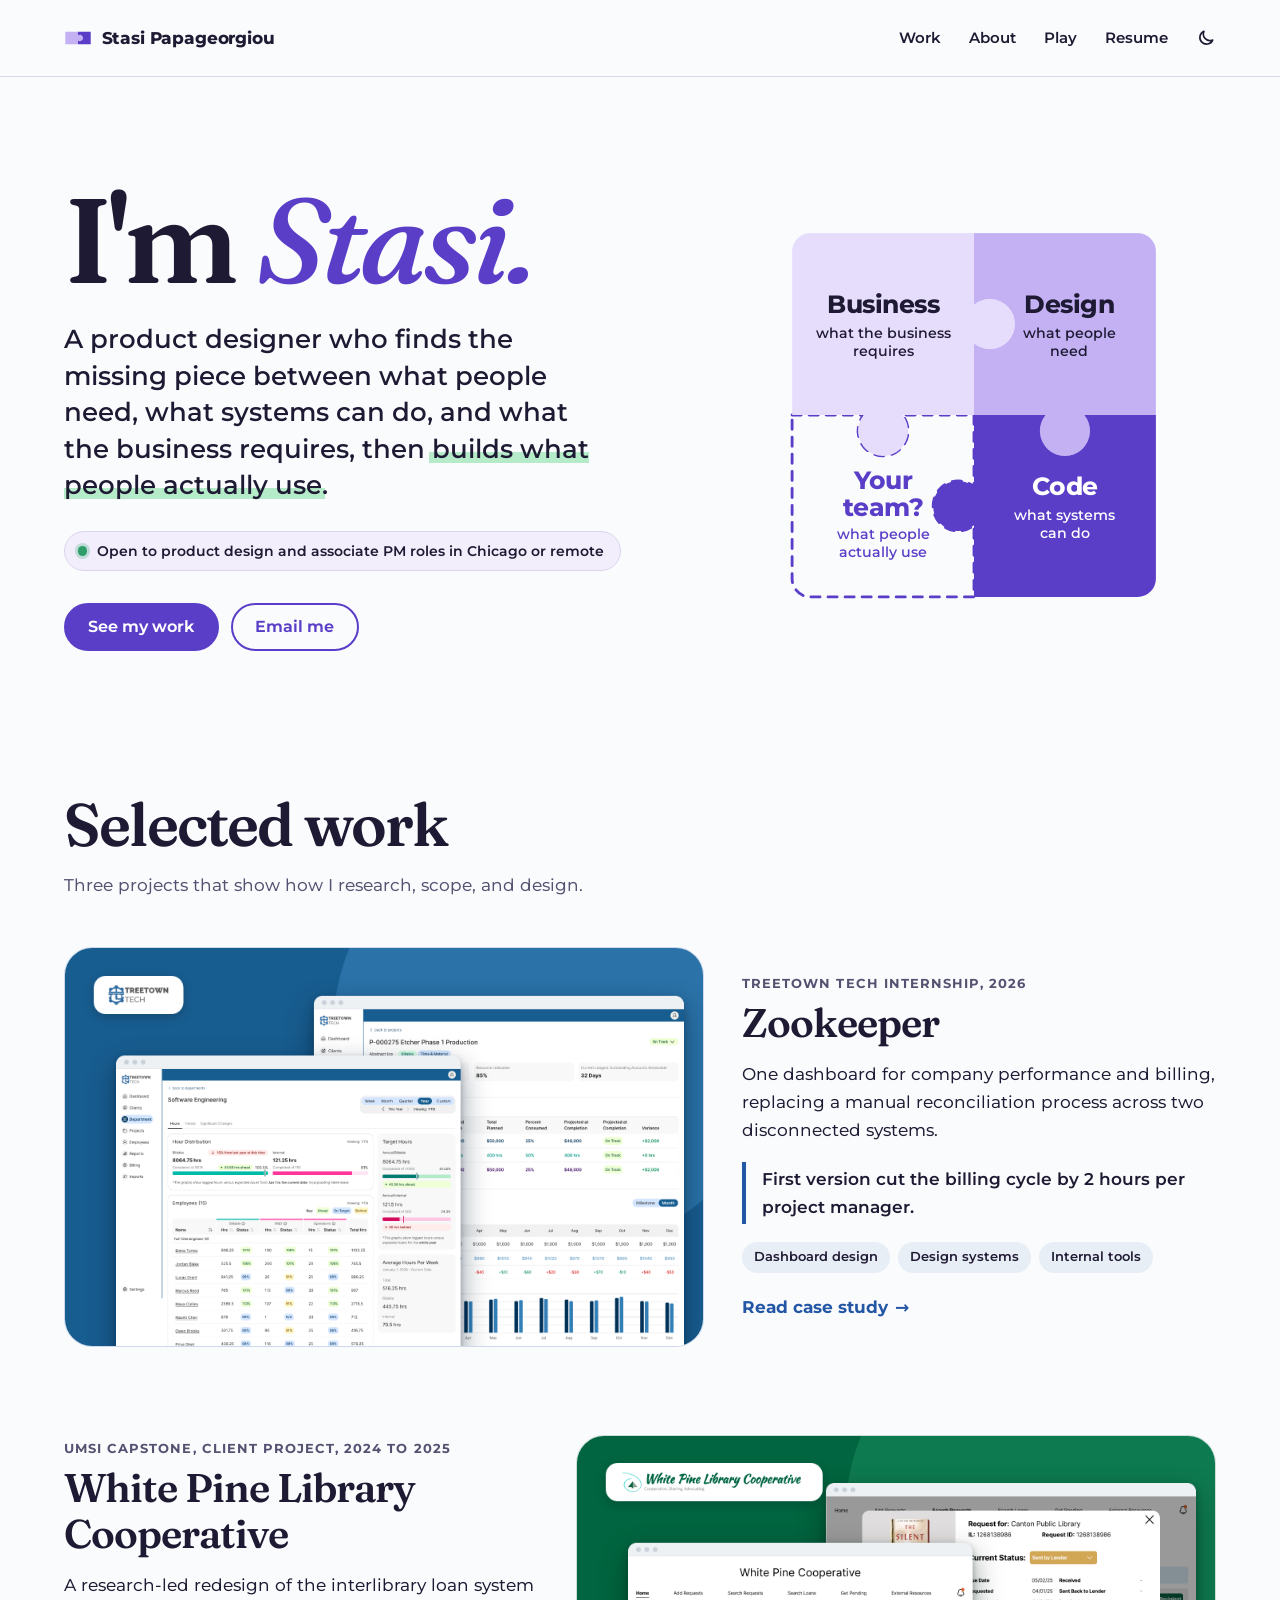
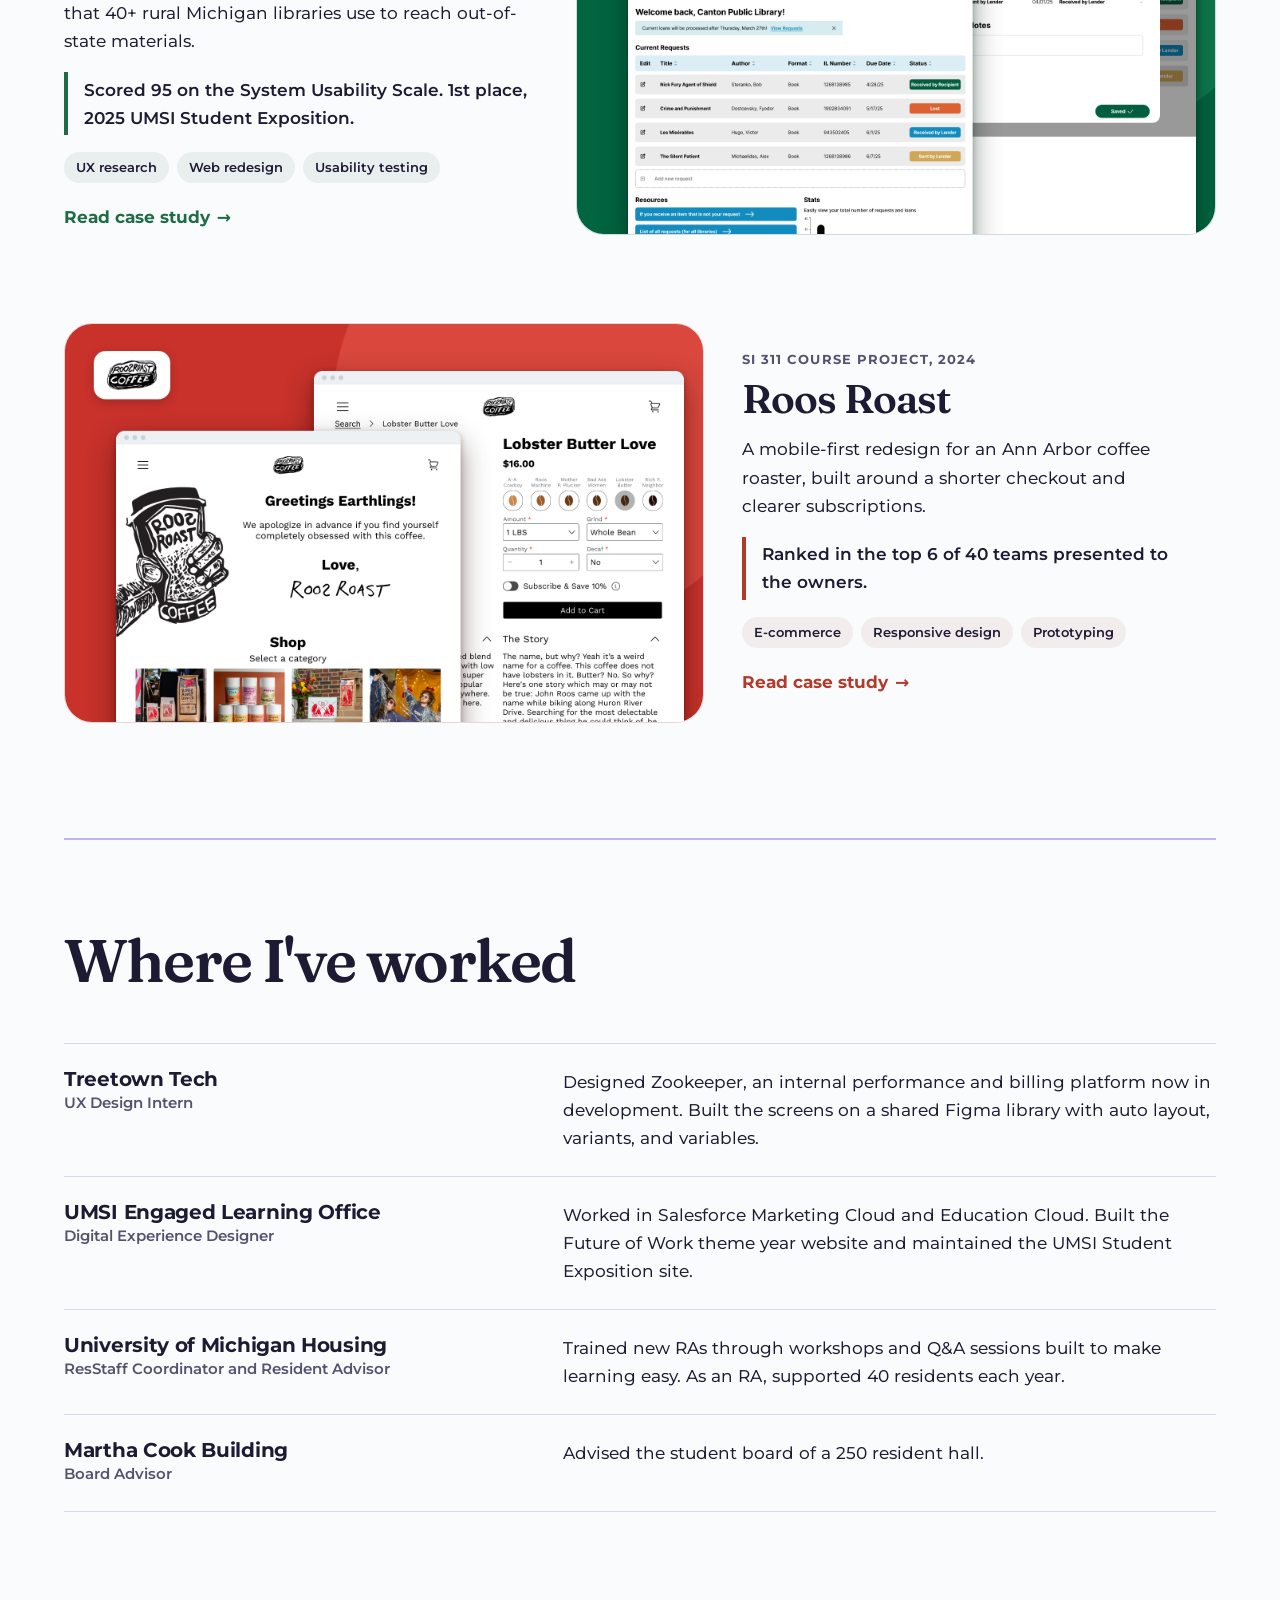
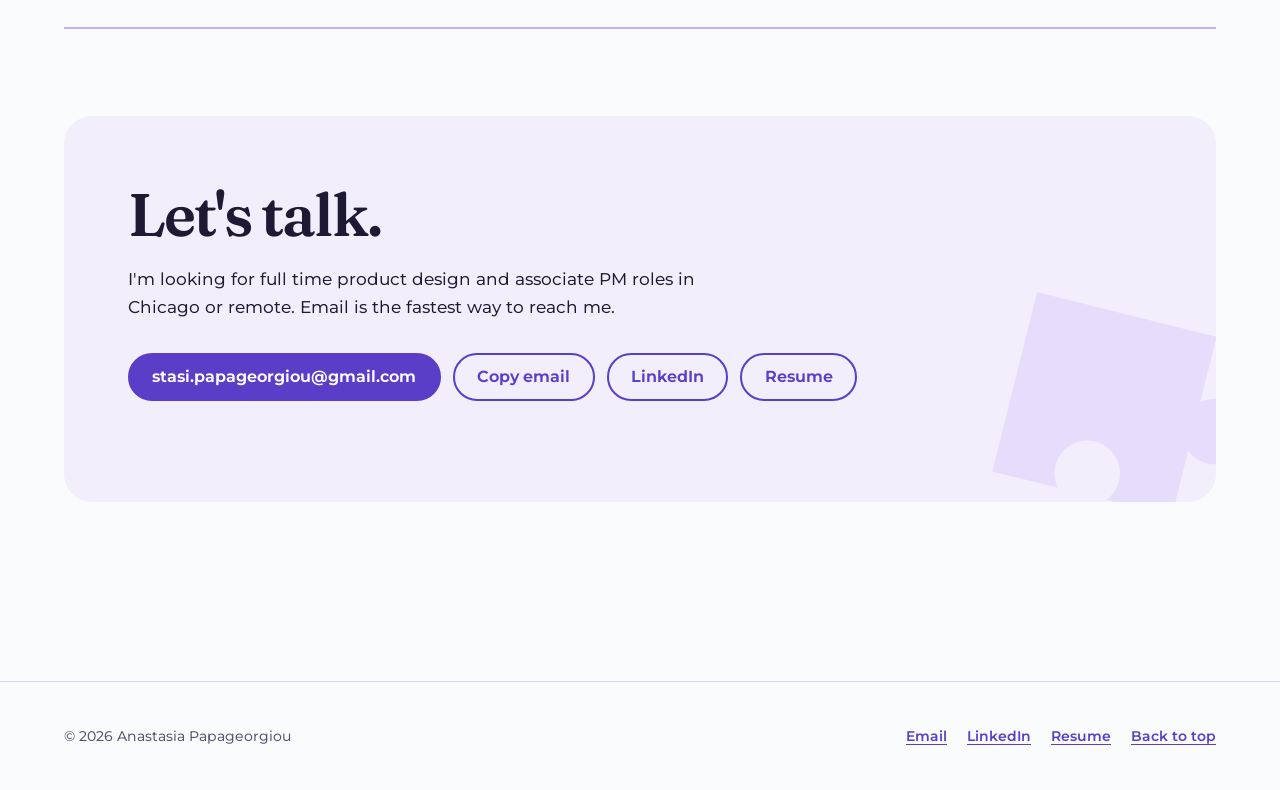
<file: index.html>
<!doctype html>
<html lang="en">
<head>
  <meta charset="utf-8">
  <meta name="viewport" content="width=device-width, initial-scale=1">
  <title>Stasi Papageorgiou | Product Designer</title>
  <meta name="description" content="Stasi Papageorgiou is a product designer with a UX degree from UMSI and a Master of Management from Michigan Ross, looking for roles in Chicago or remote.">
  <link rel="canonical" href="https://www.stasi.page/">
  <meta property="og:type" content="website">
  <meta property="og:site_name" content="Stasi Papageorgiou">
  <meta property="og:title" content="Stasi Papageorgiou | Product Designer">
  <meta property="og:description" content="Stasi Papageorgiou is a product designer with a UX degree from UMSI and a Master of Management from Michigan Ross, looking for roles in Chicago or remote.">
  <meta property="og:url" content="https://www.stasi.page/">
  <meta property="og:image" content="https://www.stasi.page/assets/images/og-image.png">
  <meta property="og:image:alt" content="Stasi Papageorgiou, product designer">
  <meta name="twitter:card" content="summary_large_image">
  <meta name="theme-color" content="#f9fbfd" media="(prefers-color-scheme: light)">
  <meta name="theme-color" content="#14111d" media="(prefers-color-scheme: dark)">
  <link rel="icon" href="assets/favicon.svg" type="image/svg+xml">
  <link rel="apple-touch-icon" href="assets/apple-touch-icon.png">
  <link rel="preload" href="assets/fonts/montserrat-latin-wght-normal.woff2" as="font" type="font/woff2" crossorigin>
  <link rel="preload" href="assets/fonts/fraunces-latin-wght-normal.woff2" as="font" type="font/woff2" crossorigin>
  <link rel="stylesheet" href="assets/css/styles.css">
  <script src="assets/js/theme.js"></script>
  <script src="assets/js/main.js" defer></script>
</head>
<body>
  <a class="skip-link" href="#main">Skip to main content</a>

  <header class="site-header" id="top">
    <div class="container">
      <a class="wordmark" href="" aria-current="page">
        <svg viewBox="0 0 22 18" aria-hidden="true" focusable="false"><path class="mark-1" d="M1 4 L11 4 L11 7.1 A2.4 2.4 0 1 1 11 10.9 L11 14 L1 14 Z"/><path class="mark-2" d="M11 4 L21 4 L21 14 L11 14 L11 10.9 A2.4 2.4 0 1 0 11 7.1 Z"/></svg>
        <span>Stasi Papageorgiou<span class="visually-hidden">, home</span></span>
      </a>
      <nav class="site-nav" aria-label="Main">
        <ul>
          <li><a href="#work">Work</a></li>
          <li><a href="about/">About</a></li>
          <li><a href="play/">Play</a></li>
          <li><a href="https://drive.google.com/file/d/1NuxitC88hY9u8MUWeZoYY8BVDsDRmi2i/view?usp=sharing">Resume</a></li>
        </ul>
      </nav>
    </div>
  </header>

  <main id="main">
    <section class="hero" aria-labelledby="intro-title">
      <div class="container">
        <div>
          <h1 id="intro-title">I'm <em>Stasi.</em></h1>
          <p class="hero-lead">A product designer who finds the missing piece between what people need, what systems can do, and what the business requires, then <span class="hl">builds what people actually use</span>.</p>
          <p class="status">Open to product design and associate PM roles in Chicago or remote</p>
          <div class="button-row">
            <a class="button" href="#work">See my work</a>
            <a class="button button--ghost" href="mailto:stasi.papageorgiou@gmail.com">Email me</a>
          </div>
        </div>
        <figure class="puzzle">
          <svg viewBox="0 0 380 380" aria-hidden="true" focusable="false">
          <g class="piece p4"><path d="M30 190 L93 190 A22 22 0 1 0 127 190 L190 190 L190 253 A22 22 0 1 0 190 287 L190 350 L46 350 A16 16 0 0 1 30 334 Z"/><text class="label" x="110" y="255" text-anchor="middle">Your</text><text class="label" x="110" y="279" text-anchor="middle">team?</text><text class="sub" x="110" y="299" text-anchor="middle">what people</text><text class="sub" x="110" y="315" text-anchor="middle">actually use</text></g>
          <g class="piece p1"><path d="M46 30 L190 30 L190 93 A22 22 0 1 1 190 127 L190 190 L127 190 A22 22 0 1 1 93 190 L30 190 L30 46 A16 16 0 0 1 46 30 Z"/><text class="label" x="110" y="100" text-anchor="middle">Business</text><text class="sub" x="110" y="122" text-anchor="middle">what the business</text><text class="sub" x="110" y="138" text-anchor="middle">requires</text></g>
          <g class="piece p2"><path d="M190 30 L334 30 A16 16 0 0 1 350 46 L350 190 L287 190 A22 22 0 1 1 253 190 L190 190 L190 127 A22 22 0 1 0 190 93 Z"/><text class="label" x="274" y="100" text-anchor="middle">Design</text><text class="sub" x="274" y="122" text-anchor="middle">what people</text><text class="sub" x="274" y="138" text-anchor="middle">need</text></g>
          <g class="piece p3"><path d="M190 190 L253 190 A22 22 0 1 0 287 190 L350 190 L350 334 A16 16 0 0 1 334 350 L190 350 L190 287 A22 22 0 1 1 190 253 Z"/><text class="label" x="270" y="260" text-anchor="middle">Code</text><text class="sub" x="270" y="282" text-anchor="middle">what systems</text><text class="sub" x="270" y="298" text-anchor="middle">can do</text></g>
          </svg>
        </figure>
      </div>
    </section>

    <section class="section" id="work" aria-labelledby="work-title">
      <div class="container">
        <div class="section-head">
          <h2 id="work-title">Selected work</h2>
          <p>Three projects that show how I research, scope, and design.</p>
        </div>
        <ul class="work-list">
        <li>
          <article class="work-card" data-project="zookeeper">
            <div class="work-card__media">
              <img src="assets/images/zookeeper/cover.png" alt="Zookeeper dashboard showing project health and billable hours" width="1600" height="1000" loading="lazy" decoding="async">
            </div>
            <div class="work-card__body">
              <p class="work-card__context">Treetown Tech internship, 2026</p>
              <h3><a href="work/zookeeper/">Zookeeper</a></h3>
              <p class="work-card__summary">One dashboard for company performance and billing, replacing a manual reconciliation process across two disconnected systems.</p>
              <p class="work-card__result">First version cut the billing cycle by 2 hours per project manager.</p>
              <ul class="tags" aria-label="Skills"><li>Dashboard design</li><li>Design systems</li><li>Internal tools</li></ul>
              <span class="work-card__cta" aria-hidden="true">Read case study</span>
            </div>
          </article>
        </li>
        <li>
          <article class="work-card" data-project="white-pine">
            <div class="work-card__media">
              <img src="assets/images/white-pine/cover.png" alt="Redesigned White Pine interlibrary loan request dashboard" width="1600" height="1000" loading="lazy" decoding="async">
            </div>
            <div class="work-card__body">
              <p class="work-card__context">UMSI capstone, client project, 2024 to 2025</p>
              <h3><a href="work/white-pine/">White Pine Library Cooperative</a></h3>
              <p class="work-card__summary">A research-led redesign of the interlibrary loan system that 40+ rural Michigan libraries use to reach out-of-state materials.</p>
              <p class="work-card__result">Scored 95 on the System Usability Scale. 1st place, 2025 UMSI Student Exposition.</p>
              <ul class="tags" aria-label="Skills"><li>UX research</li><li>Web redesign</li><li>Usability testing</li></ul>
              <span class="work-card__cta" aria-hidden="true">Read case study</span>
            </div>
          </article>
        </li>
        <li>
          <article class="work-card" data-project="roos-roast">
            <div class="work-card__media">
              <img src="assets/images/roos-roast/cover.png" alt="Roos Roast redesign shown on mobile and desktop" width="1600" height="1000" loading="lazy" decoding="async">
            </div>
            <div class="work-card__body">
              <p class="work-card__context">SI 311 course project, 2024</p>
              <h3><a href="work/roos-roast/">Roos Roast</a></h3>
              <p class="work-card__summary">A mobile-first redesign for an Ann Arbor coffee roaster, built around a shorter checkout and clearer subscriptions.</p>
              <p class="work-card__result">Ranked in the top 6 of 40 teams presented to the owners.</p>
              <ul class="tags" aria-label="Skills"><li>E-commerce</li><li>Responsive design</li><li>Prototyping</li></ul>
              <span class="work-card__cta" aria-hidden="true">Read case study</span>
            </div>
          </article>
        </li>
        </ul>
      </div>
    </section>

    <section class="section" aria-labelledby="experience-title">
      <div class="container">
        <div class="section-head">
          <h2 id="experience-title">Where I've worked</h2>
        </div>
        <ul class="roles">
          <li>
            <div>
              <h3>Treetown Tech</h3>
              <p class="role">UX Design Intern</p>
            </div>
            <p>Designed Zookeeper, an internal performance and billing platform now in development. Built the screens on a shared Figma library with auto layout, variants, and variables.</p>
          </li>
          <li>
            <div>
              <h3>UMSI Engaged Learning Office</h3>
              <p class="role">Digital Experience Designer</p>
            </div>
            <p>Worked in Salesforce Marketing Cloud and Education Cloud. Built the Future of Work theme year website and maintained the UMSI Student Exposition site.</p>
          </li>
          <li>
            <div>
              <h3>University of Michigan Housing</h3>
              <p class="role">ResStaff Coordinator and Resident Advisor</p>
            </div>
            <p>Trained new RAs through workshops and Q&amp;A sessions built to make learning easy. As an RA, supported 40 residents each year.</p>
          </li>
          <li>
            <div>
              <h3>Martha Cook Building</h3>
              <p class="role">Board Advisor</p>
            </div>
            <p>Advised the student board of a 250 resident hall.</p>
          </li>
        </ul>
      </div>
    </section>

    <section class="section" id="contact" aria-labelledby="contact-title">
      <div class="container">
        <div class="contact">
          <h2 id="contact-title">Let's talk.</h2>
          <p>I'm looking for full time product design and associate PM roles in Chicago or remote. Email is the fastest way to reach me.</p>
          <div class="button-row">
            <a class="button" href="mailto:stasi.papageorgiou@gmail.com">stasi.papageorgiou@gmail.com</a>
            <button class="button button--ghost" type="button" data-copy="stasi.papageorgiou@gmail.com" data-status="copy-status" hidden>Copy email</button>
            <a class="button button--ghost" href="https://www.linkedin.com/in/papageorgiou-anastasia">LinkedIn</a>
            <a class="button button--ghost" href="https://drive.google.com/file/d/1NuxitC88hY9u8MUWeZoYY8BVDsDRmi2i/view?usp=sharing">Resume</a>
          </div>
          <p class="copy-status" id="copy-status" role="status"></p>
        </div>
      </div>
    </section>
  </main>

  <footer class="site-footer">
    <div class="container">
      <p>&copy; <span data-year>2026</span> Anastasia Papageorgiou</p>
      <ul>
        <li><a href="mailto:stasi.papageorgiou@gmail.com">Email</a></li>
        <li><a href="https://www.linkedin.com/in/papageorgiou-anastasia">LinkedIn</a></li>
        <li><a href="https://drive.google.com/file/d/1NuxitC88hY9u8MUWeZoYY8BVDsDRmi2i/view?usp=sharing">Resume</a></li>
        <li><a href="#top">Back to top</a></li>
      </ul>
    </div>
  </footer>
</body>
</html>
</file>
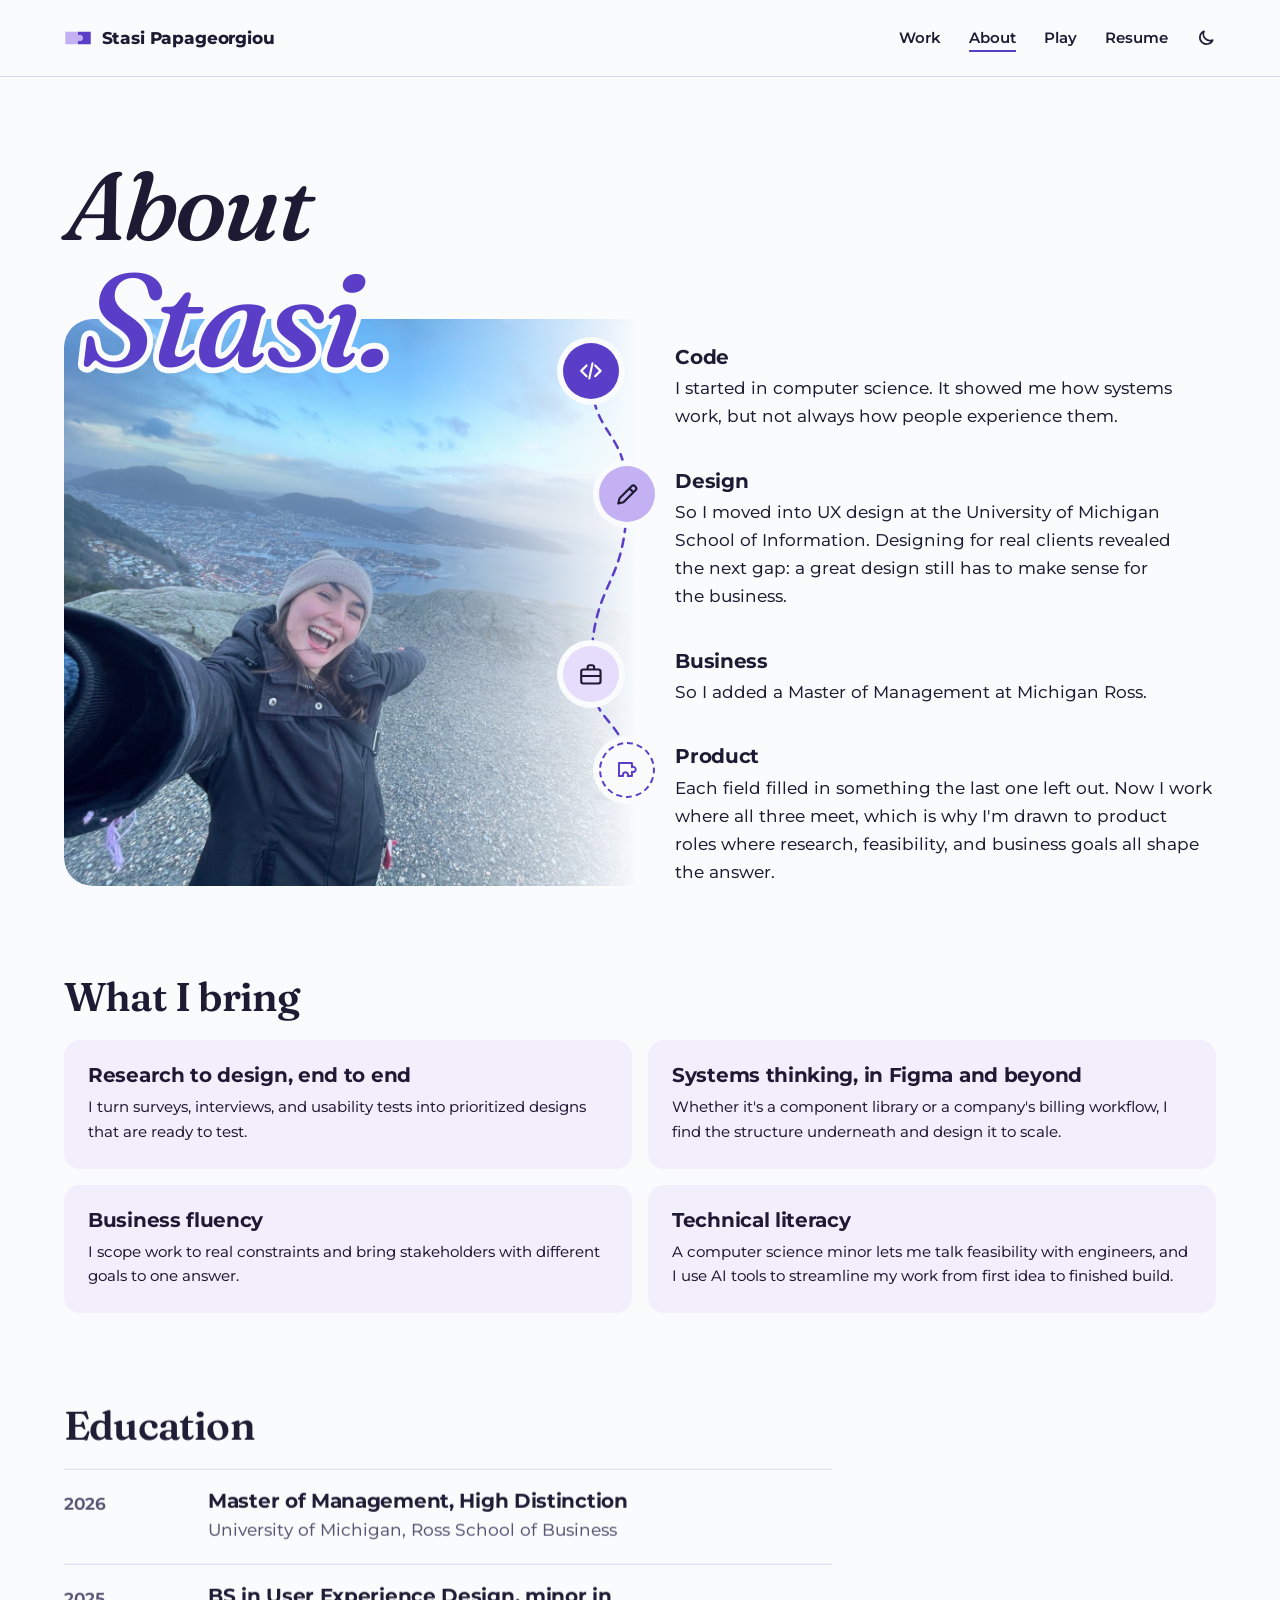
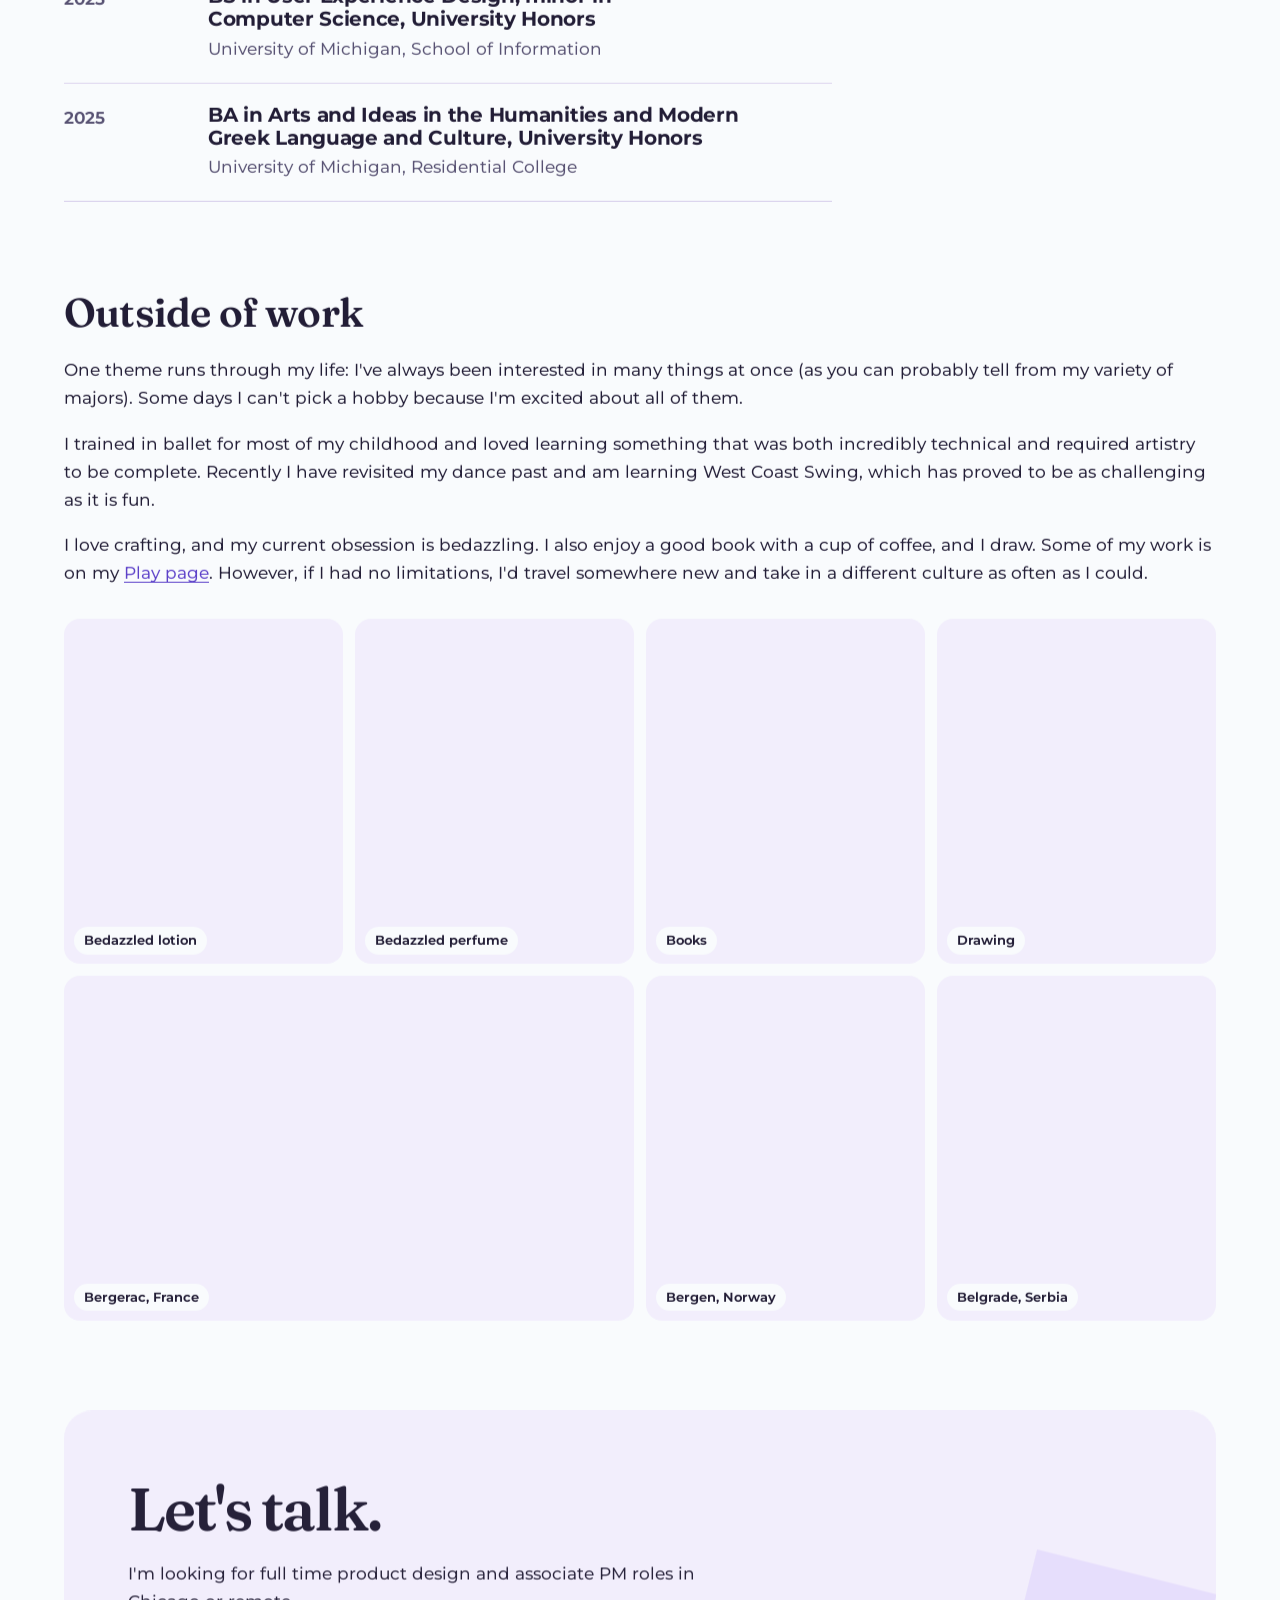
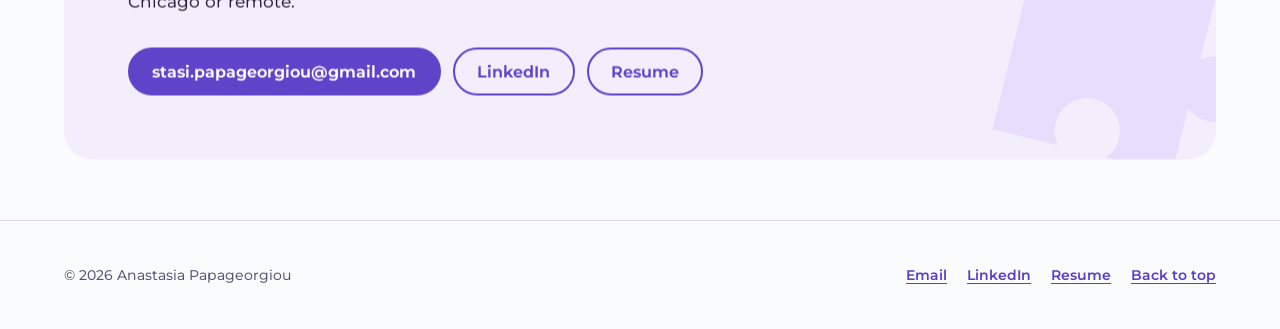
<file: about-me/index.html>
<!doctype html>
<html lang="en">
<head>
  <meta charset="utf-8">
  <title>Redirecting</title>
  <meta name="robots" content="noindex">
  <link rel="canonical" href="https://www.stasi.page/about/">
  <meta http-equiv="refresh" content="0; url=../about/">
</head>
<body>
  <p>This page has moved. <a href="../about/">Go to the new page</a>.</p>
</body>
</html>
</file>
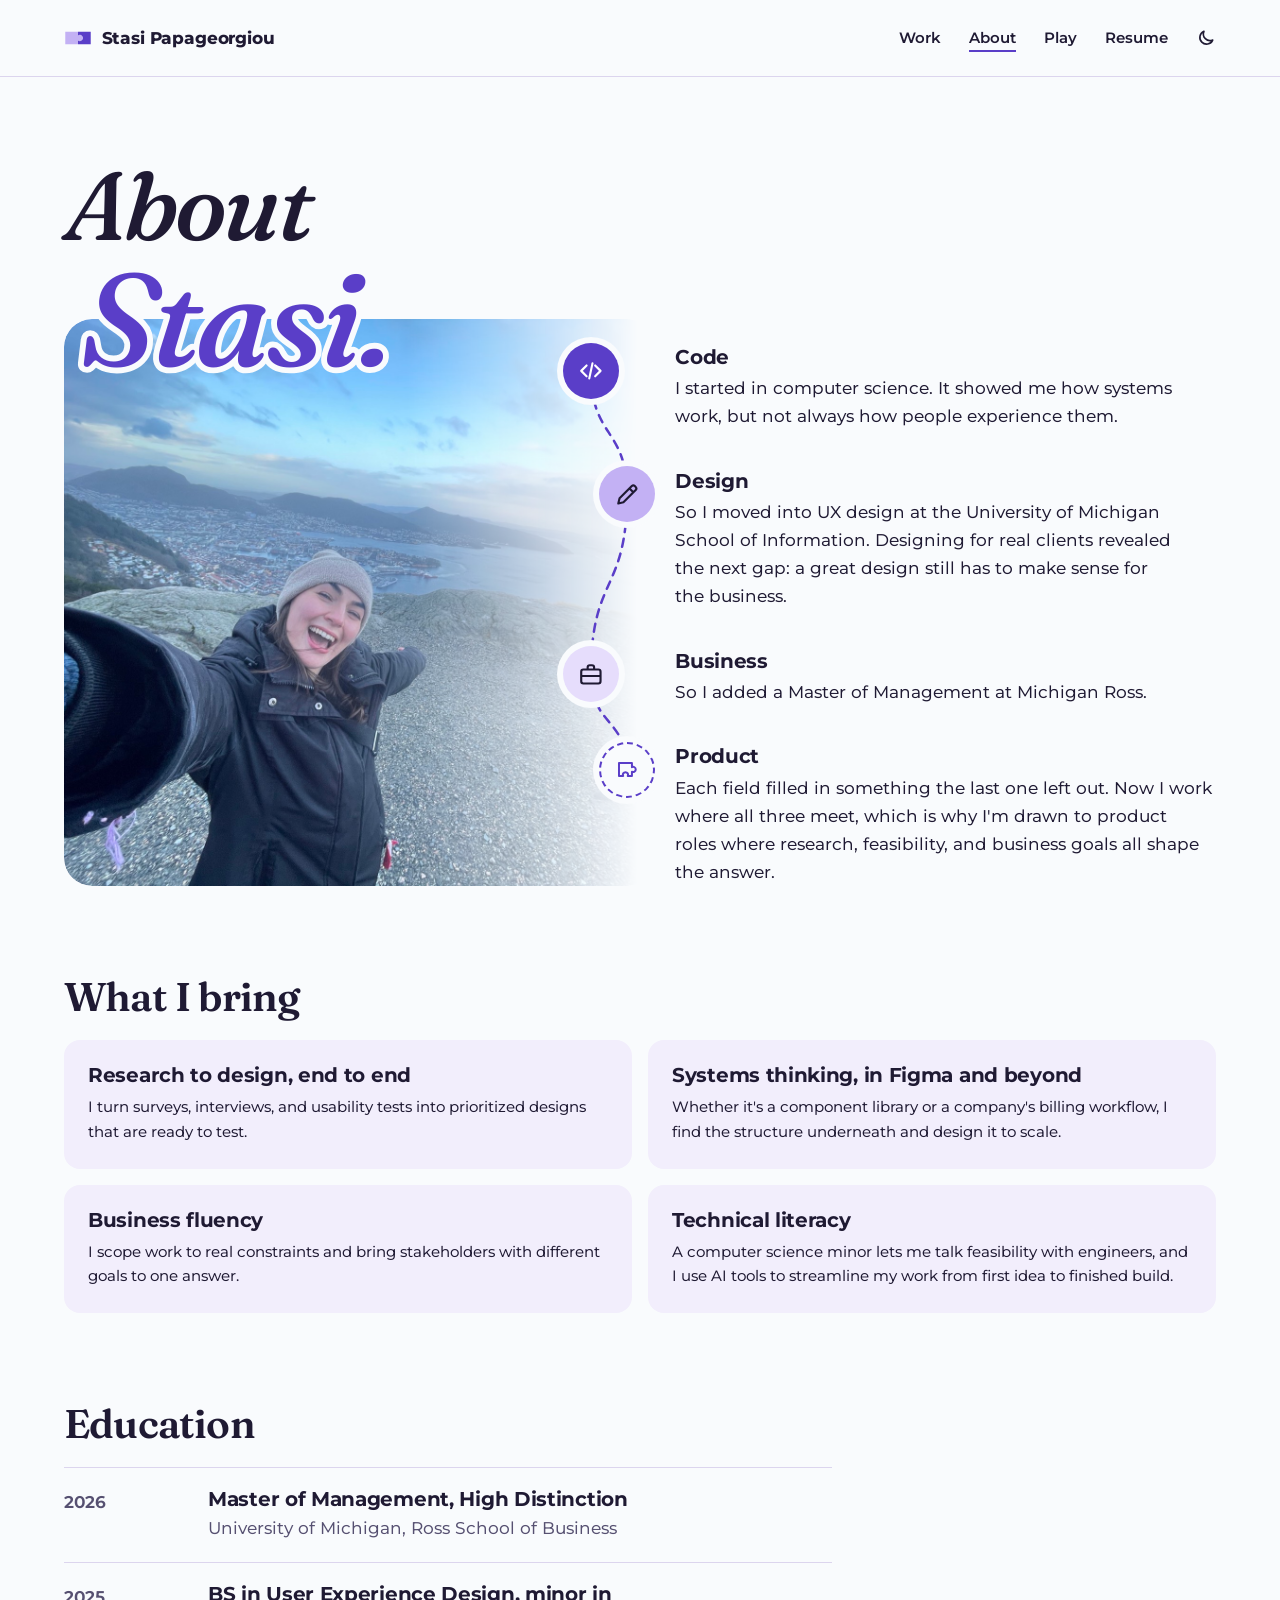
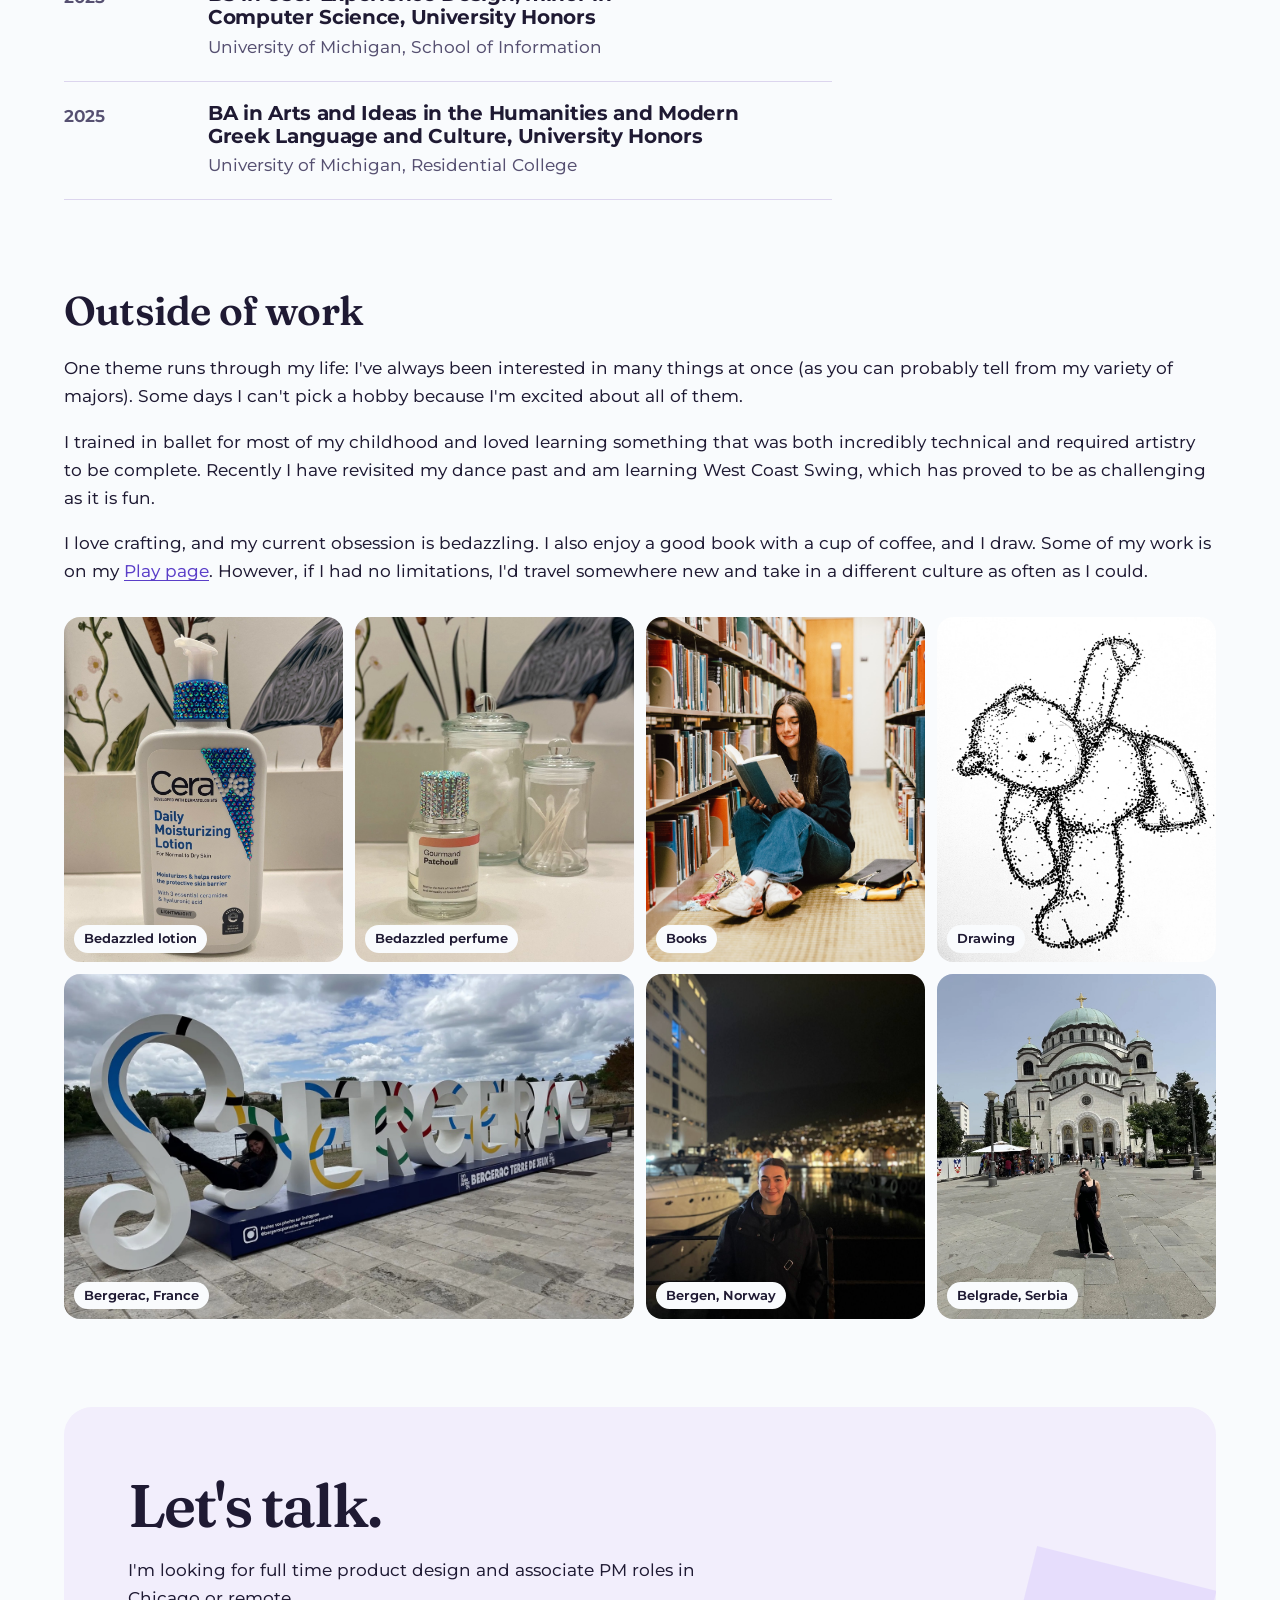
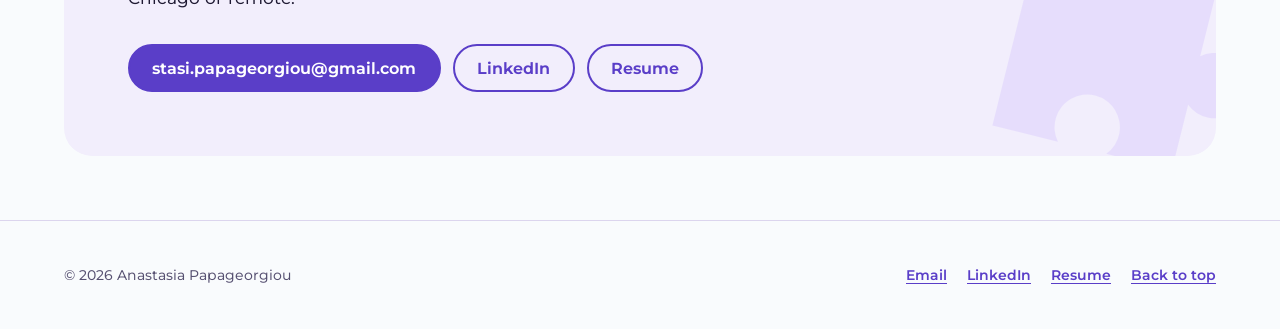
<file: about/index.html>
<!doctype html>
<html lang="en">
<head>
  <meta charset="utf-8">
  <meta name="viewport" content="width=device-width, initial-scale=1">
  <title>About | Stasi Papageorgiou</title>
  <meta name="description" content="About Stasi Papageorgiou, a product designer with roots in computer science, UX design, and business.">
  <link rel="canonical" href="https://www.stasi.page/about/">
  <meta property="og:type" content="website">
  <meta property="og:site_name" content="Stasi Papageorgiou">
  <meta property="og:title" content="About | Stasi Papageorgiou">
  <meta property="og:description" content="About Stasi Papageorgiou, a product designer with roots in computer science, UX design, and business.">
  <meta property="og:url" content="https://www.stasi.page/about/">
  <meta property="og:image" content="https://www.stasi.page/assets/images/og-image.png">
  <meta property="og:image:alt" content="Stasi Papageorgiou, product designer">
  <meta name="twitter:card" content="summary_large_image">
  <meta name="theme-color" content="#f9fbfd" media="(prefers-color-scheme: light)">
  <meta name="theme-color" content="#14111d" media="(prefers-color-scheme: dark)">
  <link rel="icon" href="../assets/favicon.svg" type="image/svg+xml">
  <link rel="apple-touch-icon" href="../assets/apple-touch-icon.png">
  <link rel="preload" href="../assets/fonts/montserrat-latin-wght-normal.woff2" as="font" type="font/woff2" crossorigin>
  <link rel="preload" href="../assets/fonts/fraunces-latin-wght-normal.woff2" as="font" type="font/woff2" crossorigin>
  <link rel="stylesheet" href="../assets/css/styles.css">
  <script src="../assets/js/theme.js"></script>
  <script src="../assets/js/main.js" defer></script>
</head>
<body>
  <a class="skip-link" href="#main">Skip to main content</a>

  <header class="site-header" id="top">
    <div class="container">
      <a class="wordmark" href="../">
        <svg viewBox="0 0 22 18" aria-hidden="true" focusable="false"><path class="mark-1" d="M1 4 L11 4 L11 7.1 A2.4 2.4 0 1 1 11 10.9 L11 14 L1 14 Z"/><path class="mark-2" d="M11 4 L21 4 L21 14 L11 14 L11 10.9 A2.4 2.4 0 1 0 11 7.1 Z"/></svg>
        <span>Stasi Papageorgiou<span class="visually-hidden">, home</span></span>
      </a>
      <nav class="site-nav" aria-label="Main">
        <ul>
          <li><a href="../#work">Work</a></li>
          <li><a href="../about/" aria-current="page">About</a></li>
          <li><a href="../play/">Play</a></li>
          <li><a href="https://drive.google.com/file/d/1NuxitC88hY9u8MUWeZoYY8BVDsDRmi2i/view?usp=sharing">Resume</a></li>
        </ul>
      </nav>
    </div>
  </header>

  <main id="main">
    <div class="container">
      <header class="page-head page-head--about">
        <h1>About</h1>
      </header>

      <section class="case-section" aria-labelledby="journey">
        <div class="journey-layout">
          <figure class="portrait">
            <img src="../assets/images/about/portrait.jpg" alt="Stasi laughing in a beanie and winter coat on a rocky hilltop, with a harbor city and mountains behind her" width="1600" height="1200">
            <span class="portrait__name" aria-hidden="true">Stasi.</span>
          </figure>
          <ol class="journey">
        

          <li>
            <span class="journey__icon journey__icon--code" aria-hidden="true"><svg viewBox="0 0 24 24"><path d="M8 7l-5 5 5 5M16 7l5 5-5 5M13.5 5l-3 14"/></svg></span>
            <svg class="journey__link" viewBox="0 0 92 100" preserveAspectRatio="none" aria-hidden="true" focusable="false"><path d="M28 0 C28 55 64 45 64 100"/></svg>
            <div class="journey__text">
              <h3>Code</h3>
              <p>I started in computer science. It showed me how systems work, but not always how people experience them.</p>
            </div>
          </li>
          <li>
            <span class="journey__icon journey__icon--design" aria-hidden="true"><svg viewBox="0 0 24 24"><path d="M4 20l1.2-4.8L16.6 3.8a2 2 0 0 1 2.8 0l.8.8a2 2 0 0 1 0 2.8L8.8 18.8zM14.5 6l3.5 3.5"/></svg></span>
            <svg class="journey__link" viewBox="0 0 92 100" preserveAspectRatio="none" aria-hidden="true" focusable="false"><path d="M64 0 C64 55 28 45 28 100"/></svg>
            <div class="journey__text">
              <h3>Design</h3>
              <p>So I moved into UX design at the University of Michigan School of Information. Designing for real clients revealed the next gap: a great design still has to make sense for the business.</p>
            </div>
          </li>
          <li>
            <span class="journey__icon journey__icon--business" aria-hidden="true"><svg viewBox="0 0 24 24"><path d="M5 7h14a2 2 0 0 1 2 2v9a2 2 0 0 1-2 2H5a2 2 0 0 1-2-2V9a2 2 0 0 1 2-2zM9 7V5a2 2 0 0 1 2-2h2a2 2 0 0 1 2 2v2M3 13h18"/></svg></span>
            <svg class="journey__link" viewBox="0 0 92 100" preserveAspectRatio="none" aria-hidden="true" focusable="false"><path d="M28 0 C28 55 64 45 64 100"/></svg>
            <div class="journey__text">
              <h3>Business</h3>
              <p>So I added a Master of Management at Michigan Ross.</p>
            </div>
          </li>
          <li>
            <span class="journey__icon journey__icon--next" aria-hidden="true"><svg viewBox="0 0 24 24"><path d="M4 5h13v4.2a2.6 2.6 0 1 1 0 4.6V18h-4.2a2.6 2.6 0 1 0-4.6 0H4z"/></svg></span>
            <div class="journey__text">
              <h3>Product</h3>
              <p>Each field filled in something the last one left out. Now I work where all three meet, which is why I'm drawn to product roles where research, feasibility, and business goals all shape the answer.</p>
            </div>
          </li>
        </ol>
        </div>
      </section>

      <section class="case-section" aria-labelledby="strengths">
        <h2 id="strengths">What I bring</h2>
        <ul class="strengths">
          <li><h3>Research to design, end to end</h3><p>I turn surveys, interviews, and usability tests into prioritized designs that are ready to test.</p></li>
          <li><h3>Systems thinking, in Figma and beyond</h3><p>Whether it's a component library or a company's billing workflow, I find the structure underneath and design it to scale.</p></li>
          <li><h3>Business fluency</h3><p>I scope work to real constraints and bring stakeholders with different goals to one answer.</p></li>
          <li><h3>Technical literacy</h3><p>A computer science minor lets me talk feasibility with engineers, and I use AI tools to streamline my work from first idea to finished build.</p></li>
        </ul>
      </section>

      <section class="case-section" aria-labelledby="education">
        <h2 id="education">Education</h2>
        <ul class="timeline">
          <li><span class="year">2026</span><div><h3>Master of Management, High Distinction</h3><p>University of Michigan, Ross School of Business</p></div></li>
          <li><span class="year">2025</span><div><h3>BS in User Experience Design, minor in Computer Science, University Honors</h3><p>University of Michigan, School of Information</p></div></li>
          <li><span class="year">2025</span><div><h3>BA in Arts and Ideas in the Humanities and Modern Greek Language and Culture, University Honors</h3><p>University of Michigan, Residential College</p></div></li>
        </ul>
      </section>

      <section class="case-section" aria-labelledby="offline">
        <h2 id="offline">Outside of work</h2>
        <div class="prose">
          <p>One theme runs through my life: I've always been interested in many things at once (as you can probably tell from my variety of majors). Some days I can't pick a hobby because I'm excited about all of them.</p>
            
          <p>I trained in ballet for most of my childhood and loved learning something that was both incredibly technical and required artistry to be complete. Recently I have revisited my dance past and am learning West Coast Swing, which has proved to be as challenging as it is fun.</p>

          <p>I love crafting, and my current obsession is bedazzling. I also enjoy a good book with a cup of coffee, and I draw. Some of my work is on my <a href="../play/">Play page</a>. However, if I had no limitations, I'd travel somewhere new and take in a different culture as often as I could.</p>
        </div>
        <ul class="collage">
          <li class="collage__lotion"><figure><img src="../assets/images/about/hobby-bedazzling-lotion.jpg" alt="A CeraVe lotion bottle with its pump collar and logo covered in iridescent blue rhinestones" width="1050" height="1400" loading="lazy" decoding="async"><figcaption>Bedazzled lotion</figcaption></figure></li>
          <li class="collage__perfume"><figure><img src="../assets/images/about/hobby-bedazzling-perfume.jpg" alt="A perfume bottle with its cap covered in iridescent rhinestones, beside glass jars of cotton balls and swabs" width="948" height="1400" loading="lazy" decoding="async"><figcaption>Bedazzled perfume</figcaption></figure></li>
          <li class="collage__reading"><figure><img src="../assets/images/about/hobby-reading.jpg" alt="Stasi sitting on a library floor between the stacks, reading a book" width="1434" height="2150" loading="lazy" decoding="async"><figcaption>Books</figcaption></figure></li>
          <li class="collage__drawing"><figure><img src="../assets/images/about/hobby-drawing.jpg" alt="Stippled pen drawing of a teddy bear made entirely of dots" width="2150" height="2150" loading="lazy" decoding="async"><figcaption>Drawing</figcaption></figure></li>
          <li class="collage__bergerac"><figure><img src="../assets/images/about/hobby-travel-bergerac.jpg" alt="Stasi lounging inside the curl of a giant white letter sculpture spelling Bergerac, beside the river in Bergerac, France" width="1400" height="1050" loading="lazy" decoding="async"><figcaption>Bergerac, France</figcaption></figure></li>
          <li class="collage__bergen"><figure><img src="../assets/images/about/hobby-travel-bergen.jpg" alt="Stasi at night on the harbor in Bergen, Norway, with boats and the lit-up hillside behind her" width="1536" height="2048" loading="lazy" decoding="async"><figcaption>Bergen, Norway</figcaption></figure></li>
          <li class="collage__belgrade"><figure><img src="../assets/images/about/hobby-travel-belgrade.jpg" alt="Stasi standing in the square in front of the white, green-domed Church of Saint Sava in Belgrade, Serbia" width="1050" height="1400" loading="lazy" decoding="async"><figcaption>Belgrade, Serbia</figcaption></figure></li>
        </ul>
      </section>

      <section class="case-section" aria-labelledby="contact-title">
        <div class="contact">
          <h2 id="contact-title">Let's talk.</h2>
          <p>I'm looking for full time product design and associate PM roles in Chicago or remote.</p>
          <div class="button-row">
            <a class="button" href="mailto:stasi.papageorgiou@gmail.com">stasi.papageorgiou@gmail.com</a>
            <a class="button button--ghost" href="https://www.linkedin.com/in/papageorgiou-anastasia">LinkedIn</a>
            <a class="button button--ghost" href="https://drive.google.com/file/d/1NuxitC88hY9u8MUWeZoYY8BVDsDRmi2i/view?usp=sharing">Resume</a>
          </div>
        </div>
      </section>
    </div>
  </main>

  <footer class="site-footer">
    <div class="container">
      <p>&copy; <span data-year>2026</span> Anastasia Papageorgiou</p>
      <ul>
        <li><a href="mailto:stasi.papageorgiou@gmail.com">Email</a></li>
        <li><a href="https://www.linkedin.com/in/papageorgiou-anastasia">LinkedIn</a></li>
        <li><a href="https://drive.google.com/file/d/1NuxitC88hY9u8MUWeZoYY8BVDsDRmi2i/view?usp=sharing">Resume</a></li>
        <li><a href="#top">Back to top</a></li>
      </ul>
    </div>
  </footer>
</body>
</html>
</file>
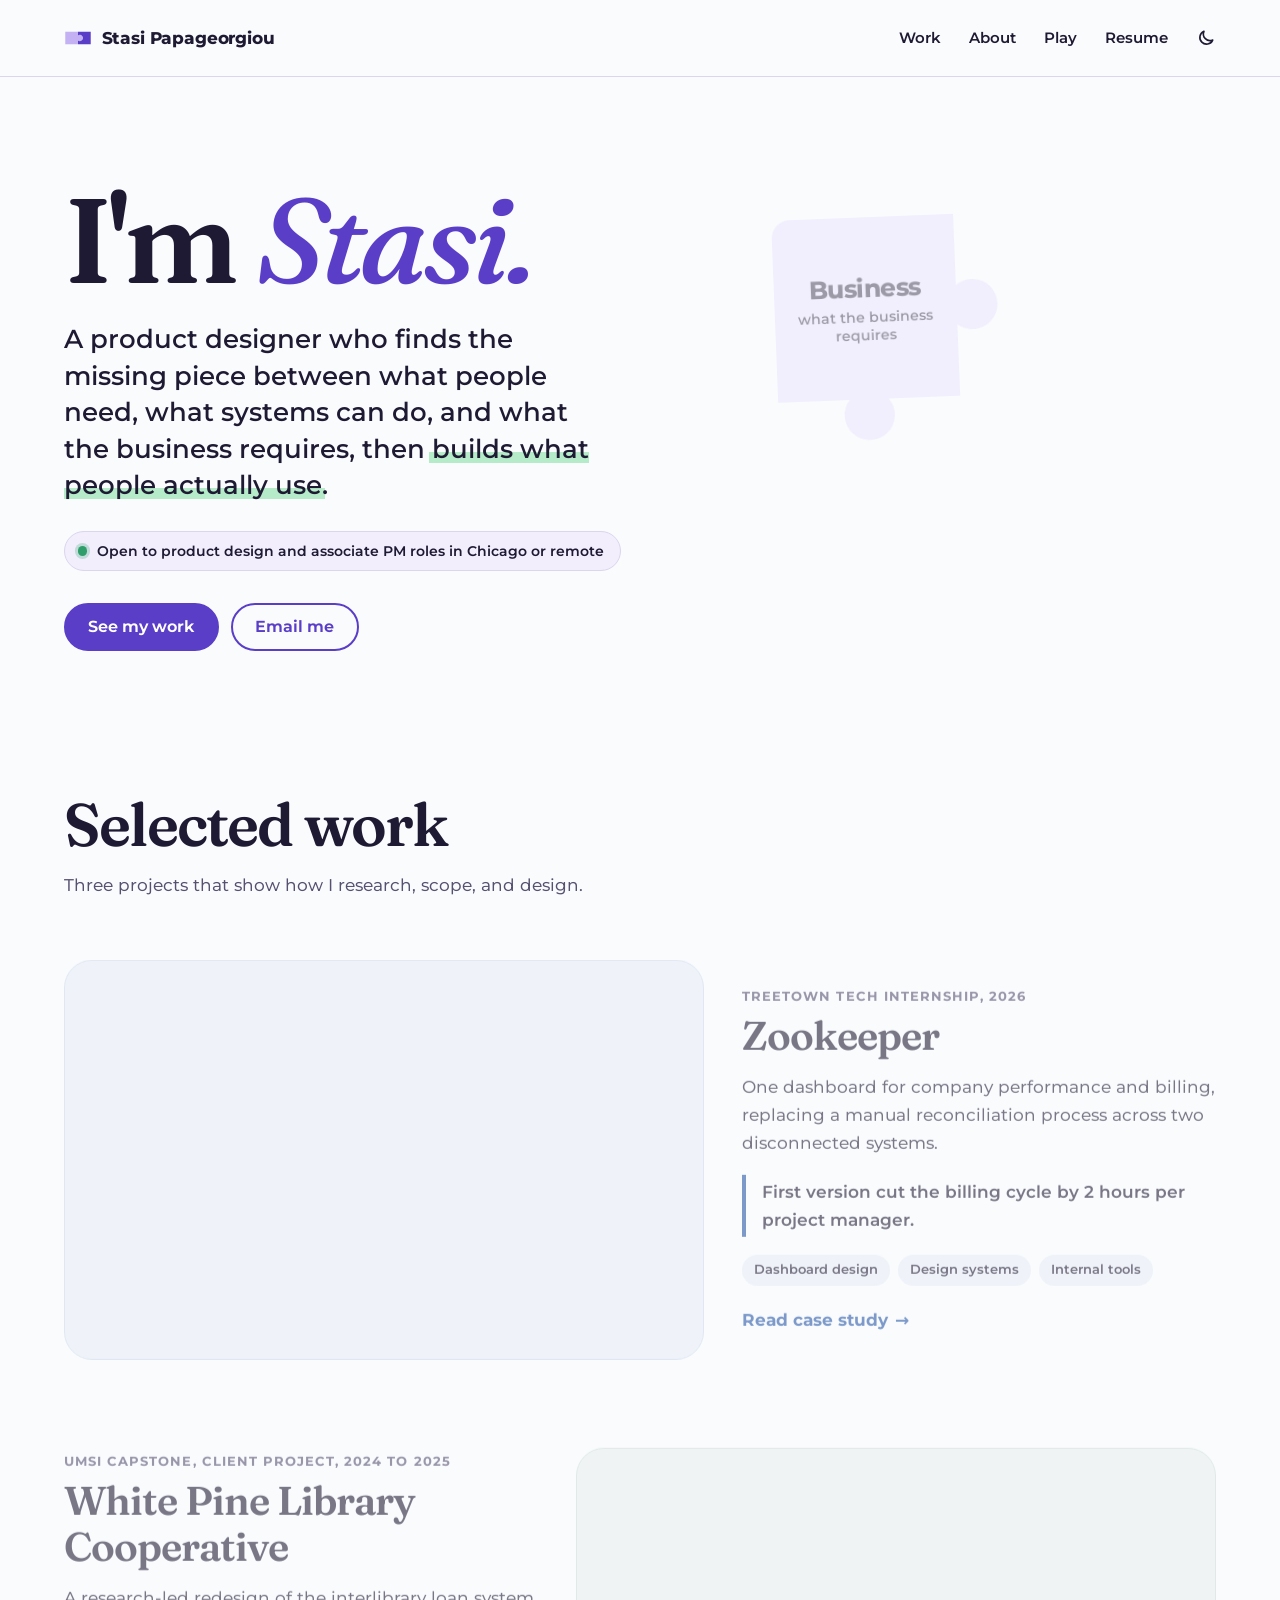
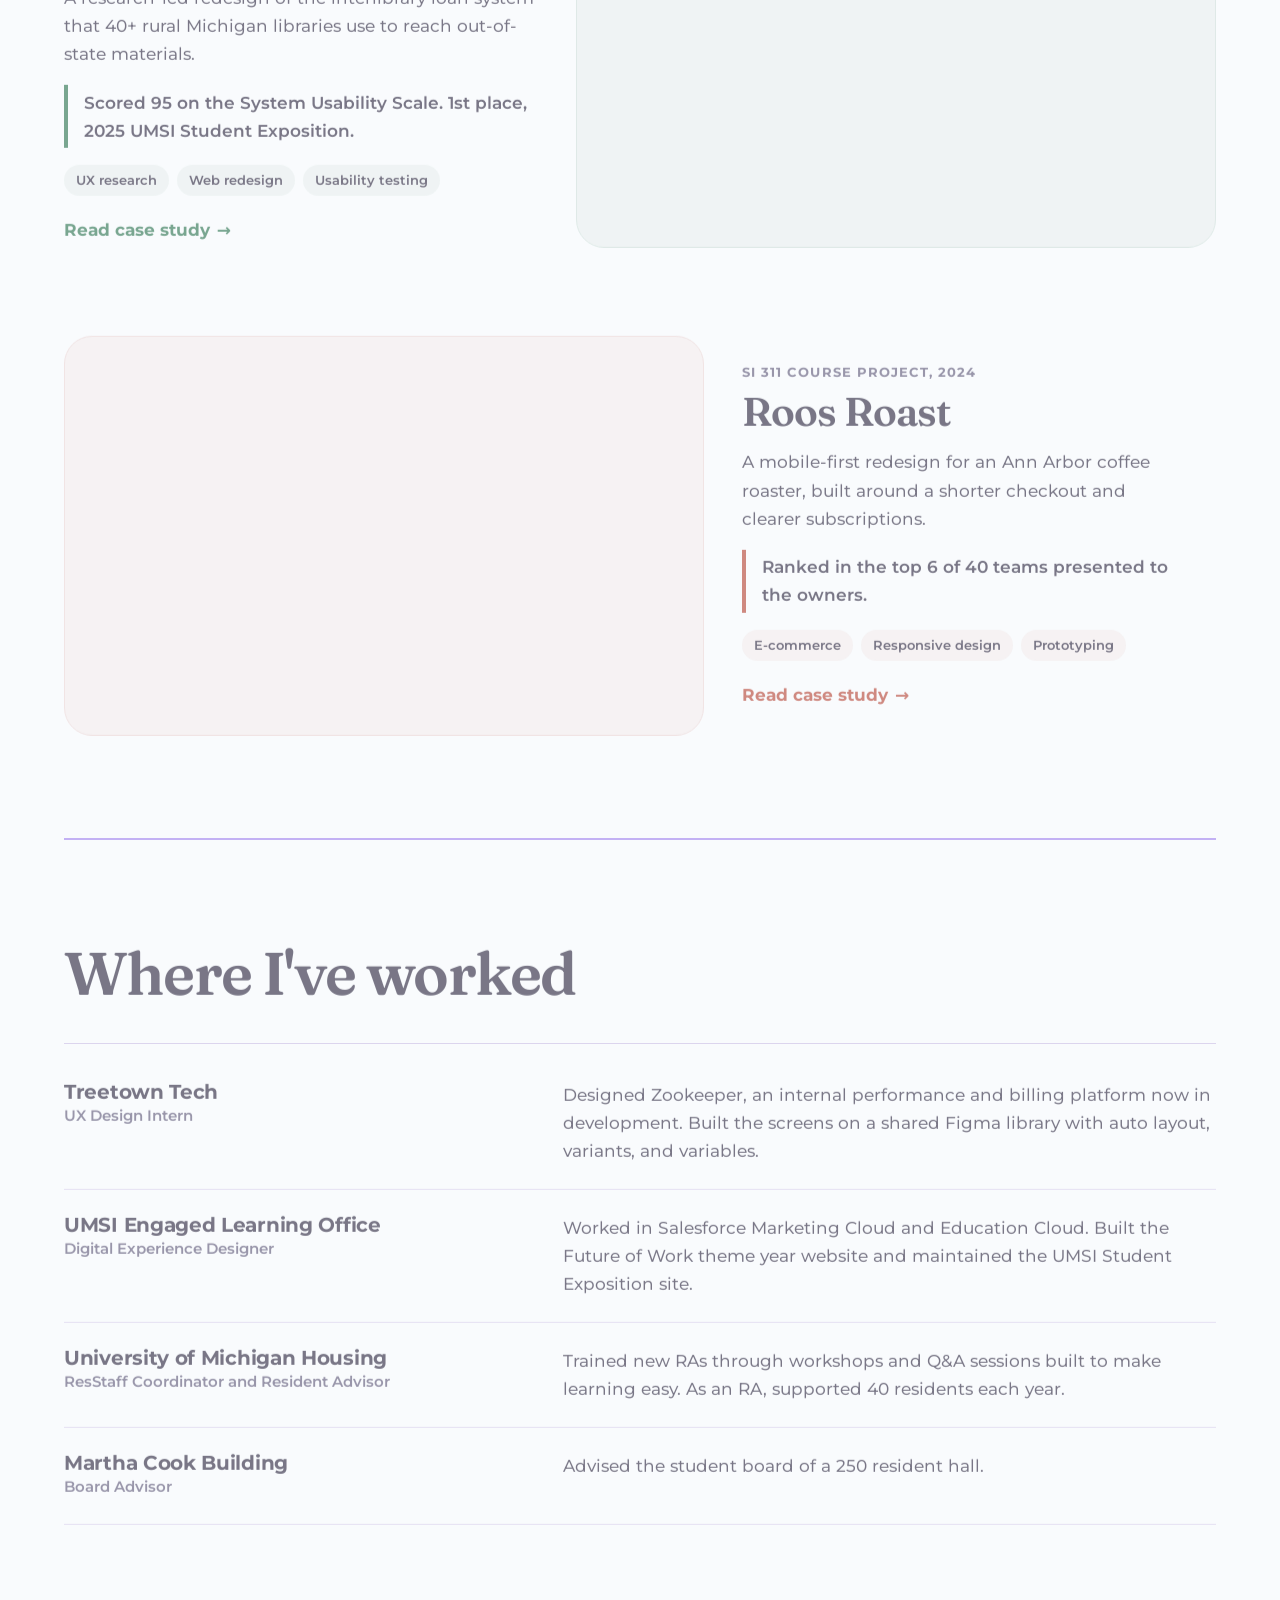
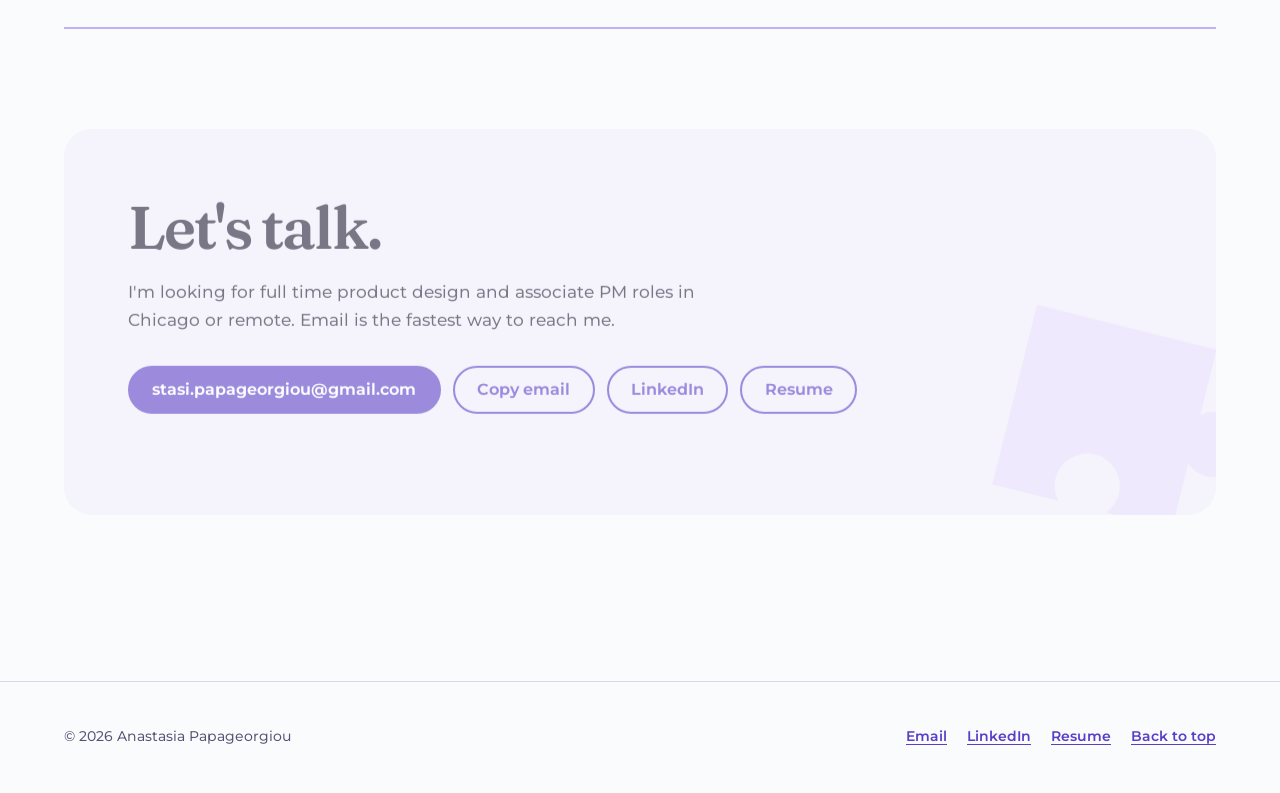
<file: home/index.html>
<!doctype html>
<html lang="en">
<head>
  <meta charset="utf-8">
  <title>Redirecting</title>
  <meta name="robots" content="noindex">
  <link rel="canonical" href="https://www.stasi.page/">
  <meta http-equiv="refresh" content="0; url=../">
</head>
<body>
  <p>This page has moved. <a href="../">Go to the new page</a>.</p>
</body>
</html>
</file>
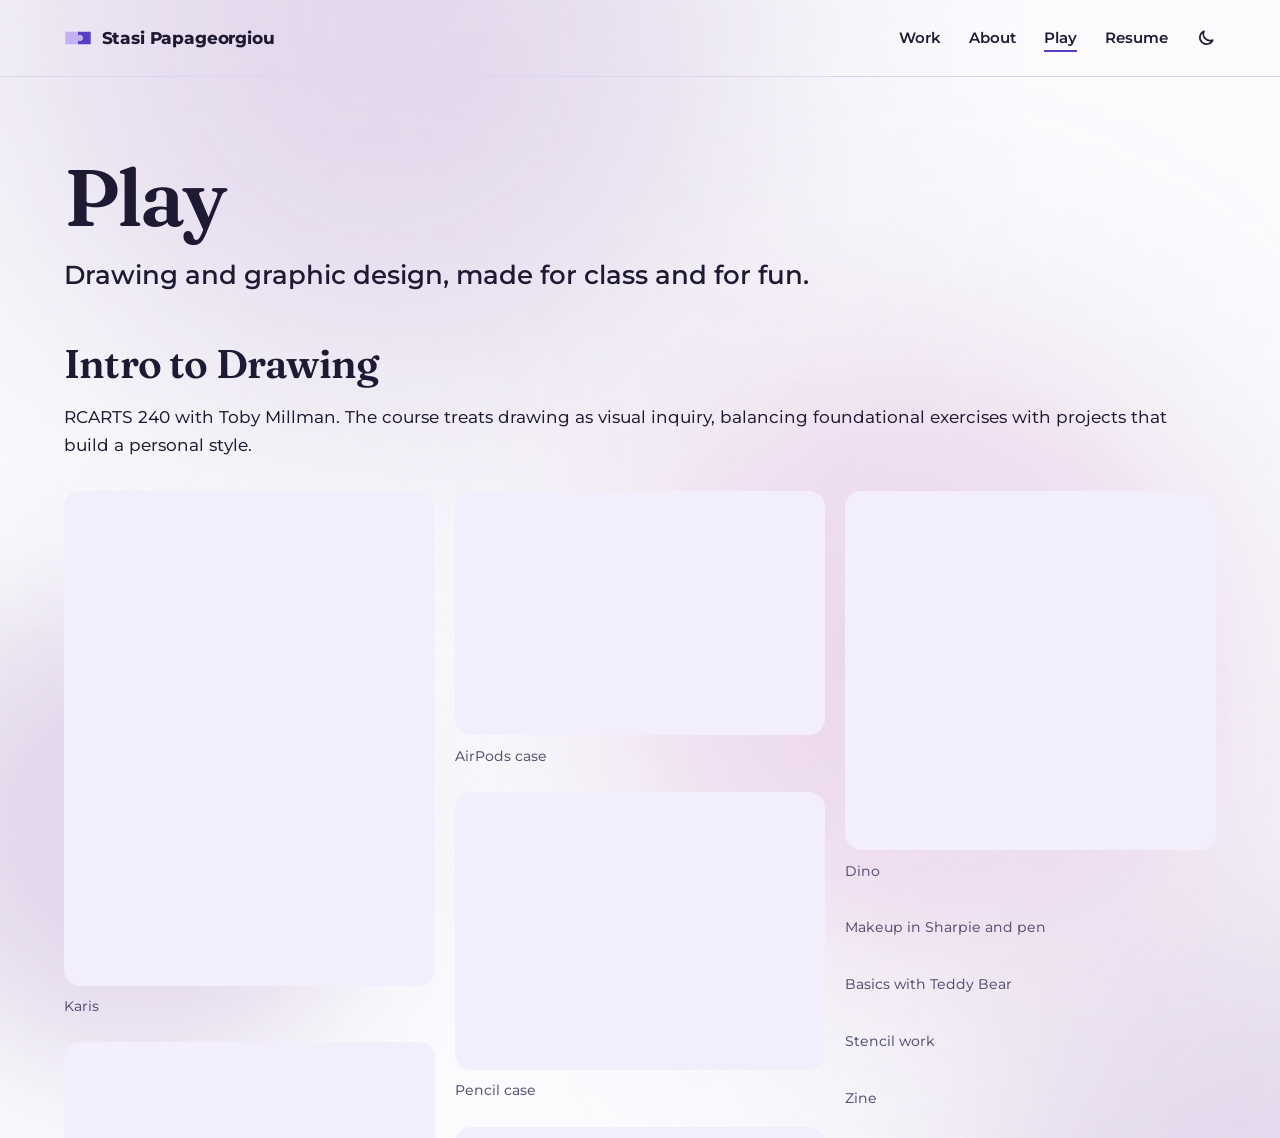
<file: more/index.html>
<!doctype html>
<html lang="en">
<head>
  <meta charset="utf-8">
  <title>Redirecting</title>
  <meta name="robots" content="noindex">
  <link rel="canonical" href="https://www.stasi.page/play/">
  <meta http-equiv="refresh" content="0; url=../play/">
</head>
<body>
  <p>This page has moved. <a href="../play/">Go to the new page</a>.</p>
</body>
</html>
</file>
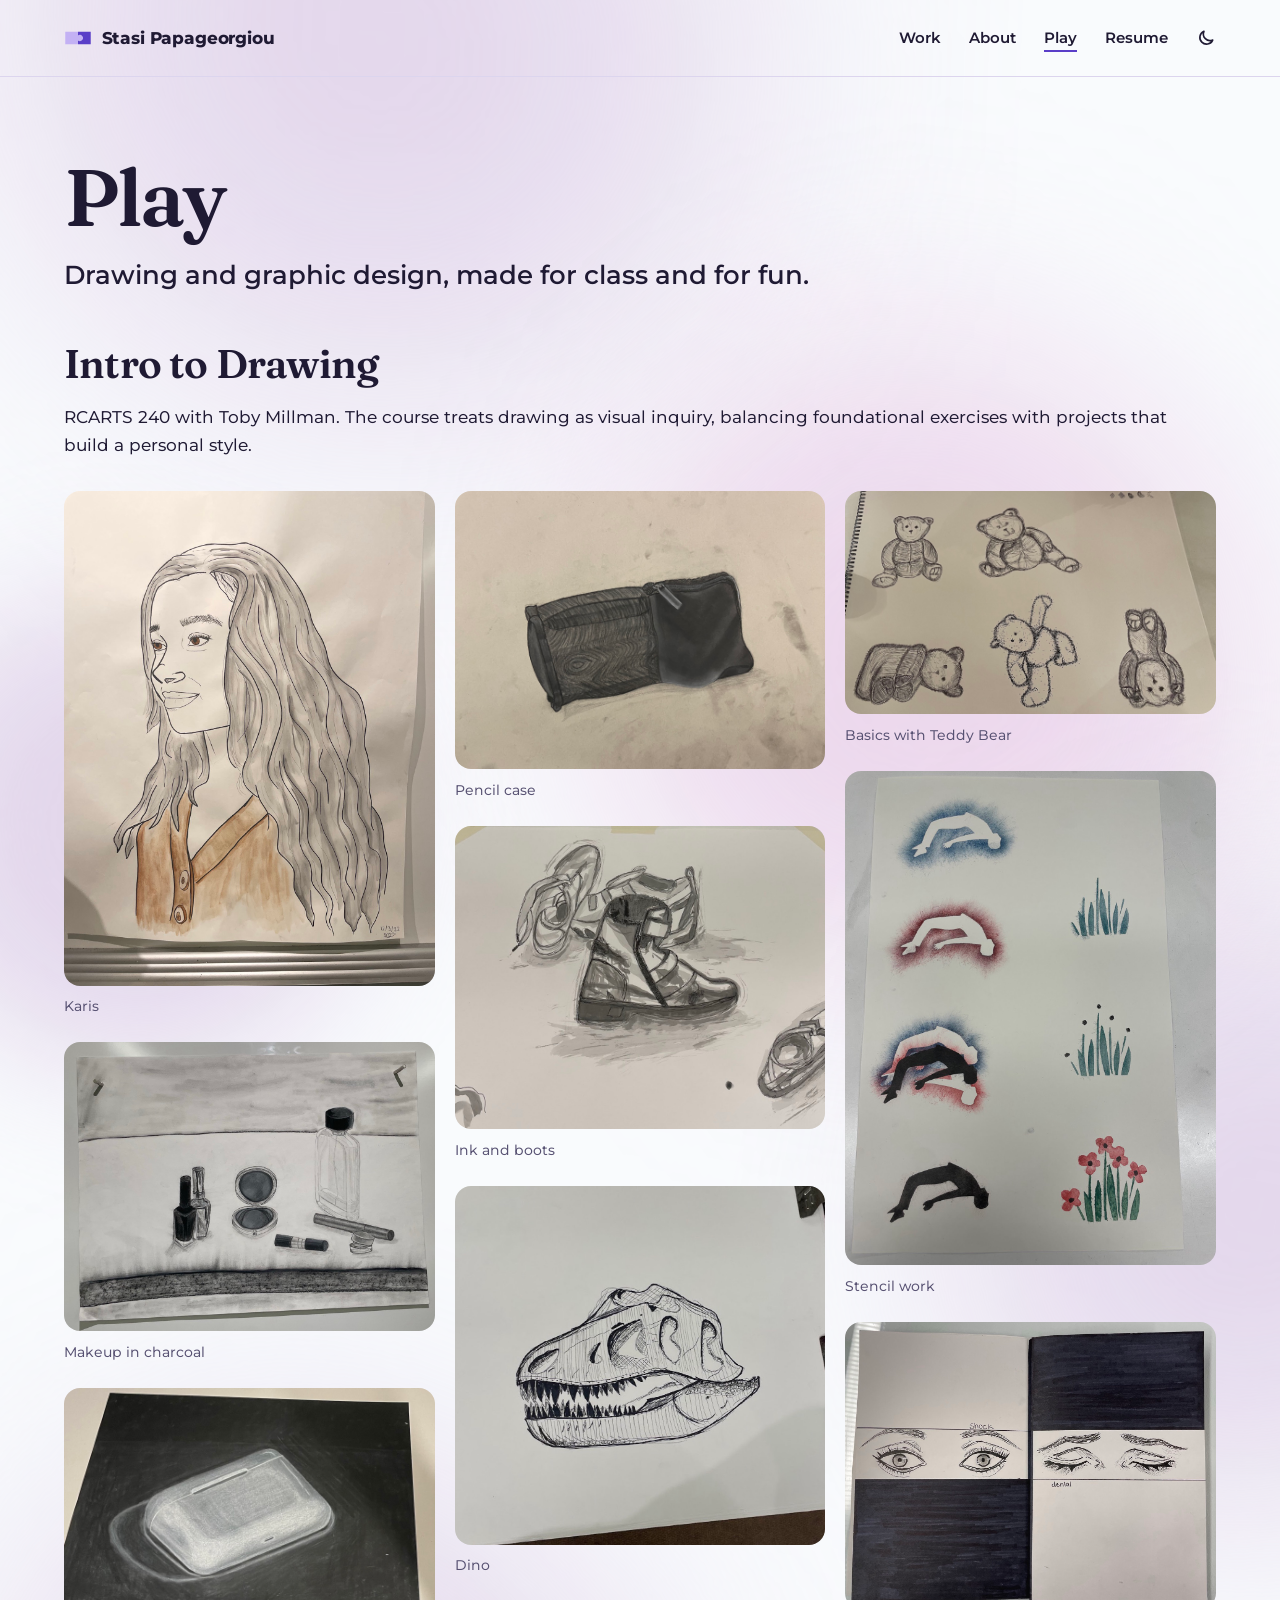
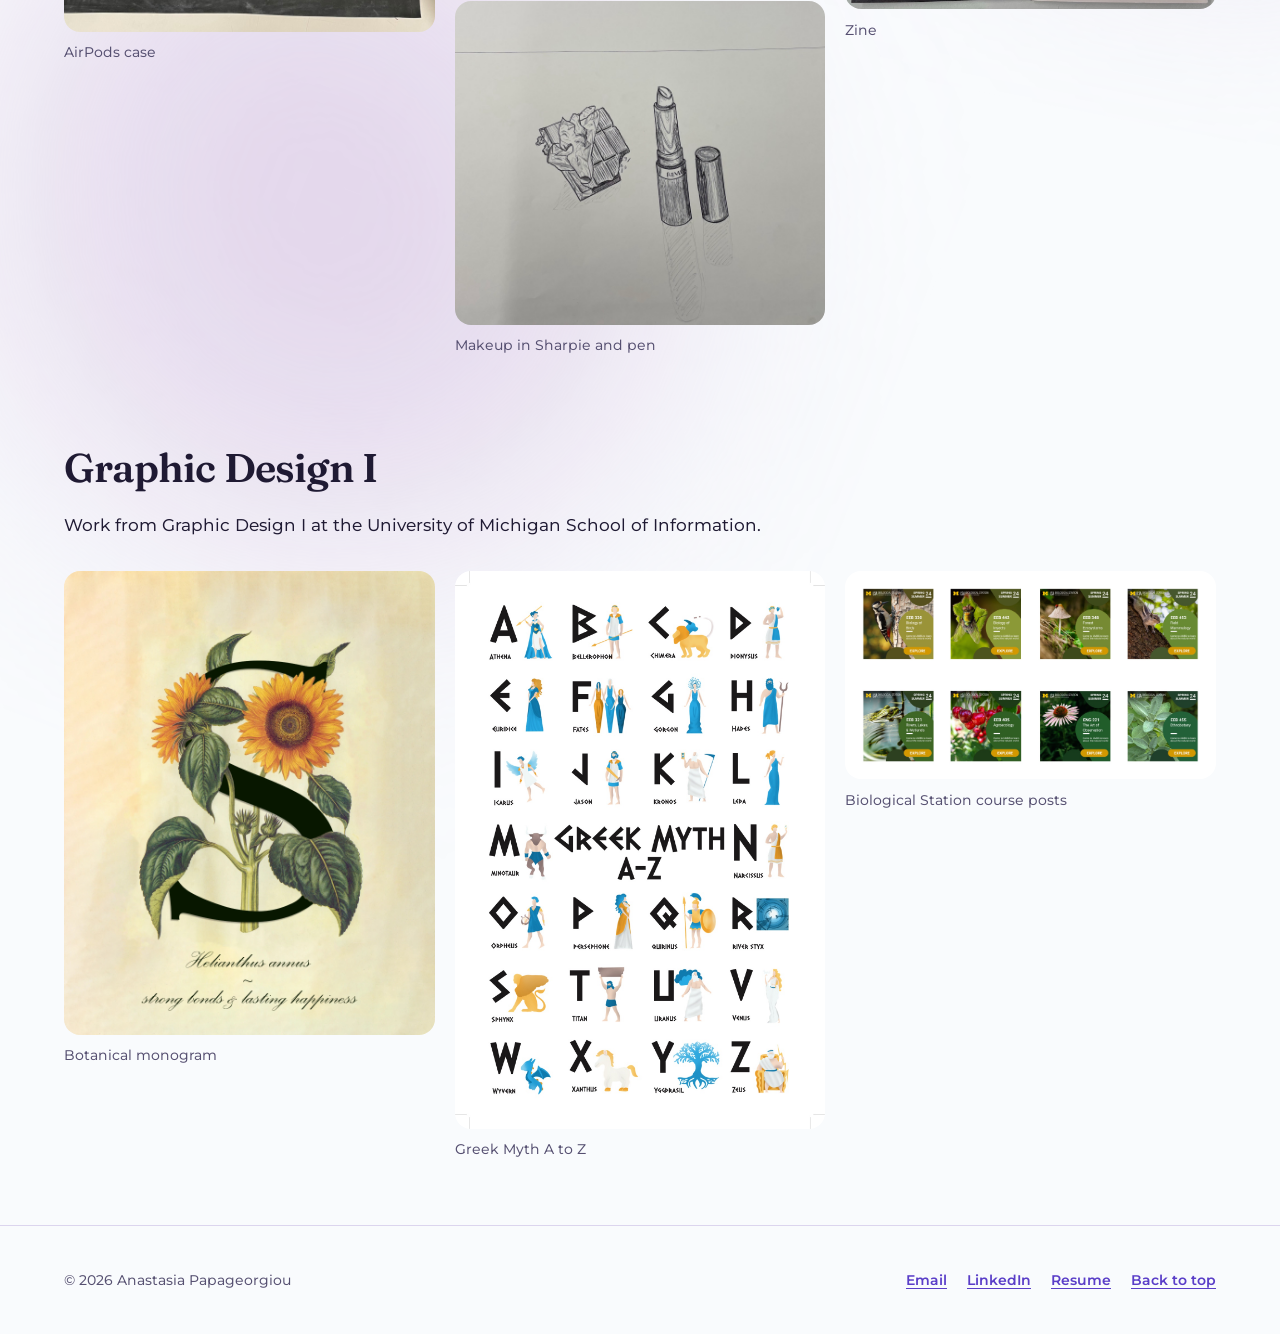
<file: play/index.html>
<!doctype html>
<html lang="en">
<head>
  <meta charset="utf-8">
  <meta name="viewport" content="width=device-width, initial-scale=1">
  <title>Play | Stasi Papageorgiou</title>
  <meta name="description" content="Drawings and graphic design work by Stasi Papageorgiou.">
  <link rel="canonical" href="https://www.stasi.page/play/">
  <meta property="og:type" content="website">
  <meta property="og:site_name" content="Stasi Papageorgiou">
  <meta property="og:title" content="Play | Stasi Papageorgiou">
  <meta property="og:description" content="Drawings and graphic design work by Stasi Papageorgiou.">
  <meta property="og:url" content="https://www.stasi.page/play/">
  <meta property="og:image" content="https://www.stasi.page/assets/images/og-image.png">
  <meta property="og:image:alt" content="Stasi Papageorgiou, product designer">
  <meta name="twitter:card" content="summary_large_image">
  <meta name="theme-color" content="#f9fbfd" media="(prefers-color-scheme: light)">
  <meta name="theme-color" content="#14111d" media="(prefers-color-scheme: dark)">
  <link rel="icon" href="../assets/favicon.svg" type="image/svg+xml">
  <link rel="apple-touch-icon" href="../assets/apple-touch-icon.png">
  <link rel="preload" href="../assets/fonts/montserrat-latin-wght-normal.woff2" as="font" type="font/woff2" crossorigin>
  <link rel="preload" href="../assets/fonts/fraunces-latin-wght-normal.woff2" as="font" type="font/woff2" crossorigin>
  <link rel="stylesheet" href="../assets/css/styles.css">
  <script src="../assets/js/theme.js"></script>
  <script src="../assets/js/main.js" defer></script>
</head>
<body class="has-play-bg">
  <!-- Decorative parallax background, built by main.js -->
  <div class="play-bg" aria-hidden="true"></div>
  <a class="skip-link" href="#main">Skip to main content</a>

  <header class="site-header" id="top">
    <div class="container">
      <a class="wordmark" href="../">
        <svg viewBox="0 0 22 18" aria-hidden="true" focusable="false"><path class="mark-1" d="M1 4 L11 4 L11 7.1 A2.4 2.4 0 1 1 11 10.9 L11 14 L1 14 Z"/><path class="mark-2" d="M11 4 L21 4 L21 14 L11 14 L11 10.9 A2.4 2.4 0 1 0 11 7.1 Z"/></svg>
        <span>Stasi Papageorgiou<span class="visually-hidden">, home</span></span>
      </a>
      <nav class="site-nav" aria-label="Main">
        <ul>
          <li><a href="../#work">Work</a></li>
          <li><a href="../about/">About</a></li>
          <li><a href="../play/" aria-current="page">Play</a></li>
          <li><a href="https://drive.google.com/file/d/1NuxitC88hY9u8MUWeZoYY8BVDsDRmi2i/view?usp=sharing">Resume</a></li>
        </ul>
      </nav>
    </div>
  </header>

  <main id="main">
    <div class="container">
      <header class="page-head">
        <h1>Play</h1>
        <p class="lead">Drawing and graphic design, made for class and for fun.</p>
      </header>

      <section aria-labelledby="drawing">
        <h2 id="drawing" class="h-section">Intro to Drawing</h2>
        <div class="prose prose--intro">
          <p>RCARTS 240 with Toby Millman. The course treats drawing as visual inquiry, balancing foundational exercises with projects that build a personal style.</p>
        </div>
        <ul class="gallery gallery--masonry">
          <li><figure><img src="../assets/images/play/drawing-1.jpg" alt="Portrait of a young woman with long wavy hair, looking off to the side, in pen with gray and brown washes" width="1200" height="1600" loading="lazy" decoding="async"><figcaption>Karis</figcaption></figure></li>
          <li><figure><img src="../assets/images/play/drawing-2.jpg" alt="Charcoal still life of nail polish, a compact mirror, lipstick, mascara, and a glass bottle on a draped cloth" width="1600" height="1200" loading="lazy" decoding="async"><figcaption>Makeup in charcoal</figcaption></figure></li>
          <li><figure><img src="../assets/images/play/drawing-3.jpg" alt="White charcoal drawing of an AirPods case glowing against a black ground" width="1600" height="1052" loading="lazy" decoding="async"><figcaption>AirPods case</figcaption></figure></li>
          <li><figure><img src="../assets/images/play/drawing-4.jpg" alt="Charcoal drawing of a zippered pencil case, half fabric and half mesh" width="1600" height="1200" loading="lazy" decoding="async"><figcaption>Pencil case</figcaption></figure></li>
          <li><figure><img src="../assets/images/play/drawing-5.jpg" alt="Ink wash study of a pair of boots from several angles" width="964" height="788" loading="lazy" decoding="async"><figcaption>Ink and boots</figcaption></figure></li>
          <li><figure><img src="../assets/images/play/drawing-6.jpg" alt="Pen drawing of a dinosaur skull with cross-hatched shading" width="1086" height="1051" loading="lazy" decoding="async"><figcaption>Dino</figcaption></figure></li>
          <li><figure><img src="../assets/images/play/drawing-7.jpg" alt="Pen and Sharpie drawing of an open lipstick beside its cap and a crumpled wrapper on a cube" width="1600" height="1396" loading="lazy" decoding="async"><figcaption>Makeup in Sharpie and pen</figcaption></figure></li>
          <li><figure><img src="../assets/images/play/drawing-8.jpg" alt="Sketchbook page of five pen studies of a teddy bear in different poses" width="1600" height="961" loading="lazy" decoding="async"><figcaption>Basics with Teddy Bear</figcaption></figure></li>
          <li><figure><img src="../assets/images/play/drawing-9.jpg" alt="Stencil prints of a figure arching backward in blue, red, and black, beside stenciled grass and red flowers" width="1200" height="1600" loading="lazy" decoding="async"><figcaption>Stencil work</figcaption></figure></li>
          <li><figure><img src="../assets/images/play/drawing-10.jpg" alt="Open zine spread of ink-drawn eyes, wide open and labeled shock, then closed and labeled denial" width="1600" height="1200" loading="lazy" decoding="async"><figcaption>Zine</figcaption></figure></li>
        </ul>
      </section>

      <section class="case-section" aria-labelledby="graphic-design">
        <h2 id="graphic-design">Graphic Design I</h2>
        <div class="prose prose--intro">
          <p>Work from Graphic Design I at the University of Michigan School of Information.</p>
        </div>
        <ul class="gallery gallery--masonry">
          <li><figure><img src="../assets/images/play/graphic-design-1.jpg" alt="A botanical poster: a large dark green serif letter S woven through a vintage illustration of two sunflowers and their leaves on aged paper, captioned Helianthus annus, strong bonds and lasting happiness" width="1600" height="2000" loading="lazy" decoding="async"><figcaption>Botanical monogram</figcaption></figure></li>
          <li><figure><img src="../assets/images/play/graphic-design-2.jpg" alt="Greek Myth A to Z poster: each letter of the alphabet in a bold angular typeface beside a flat illustration of a figure from Greek mythology, from Athena to Zeus" width="1330" height="2000" loading="lazy" decoding="async"><figcaption>Greek Myth A to Z</figcaption></figure></li>
          <li><figure><img src="../assets/images/play/graphic-design-3.jpg" alt="Eight square social media posts for University of Michigan Biological Station spring and summer 2024 courses, each pairing a nature photo with the course name and an Explore button" width="2000" height="1121" loading="lazy" decoding="async"><figcaption>Biological Station course posts</figcaption></figure></li>
        </ul>
      </section>
    </div>
  </main>

  <footer class="site-footer">
    <div class="container">
      <p>&copy; <span data-year>2026</span> Anastasia Papageorgiou</p>
      <ul>
        <li><a href="mailto:stasi.papageorgiou@gmail.com">Email</a></li>
        <li><a href="https://www.linkedin.com/in/papageorgiou-anastasia">LinkedIn</a></li>
        <li><a href="https://drive.google.com/file/d/1NuxitC88hY9u8MUWeZoYY8BVDsDRmi2i/view?usp=sharing">Resume</a></li>
        <li><a href="#top">Back to top</a></li>
      </ul>
    </div>
  </footer>
</body>
</html>
</file>
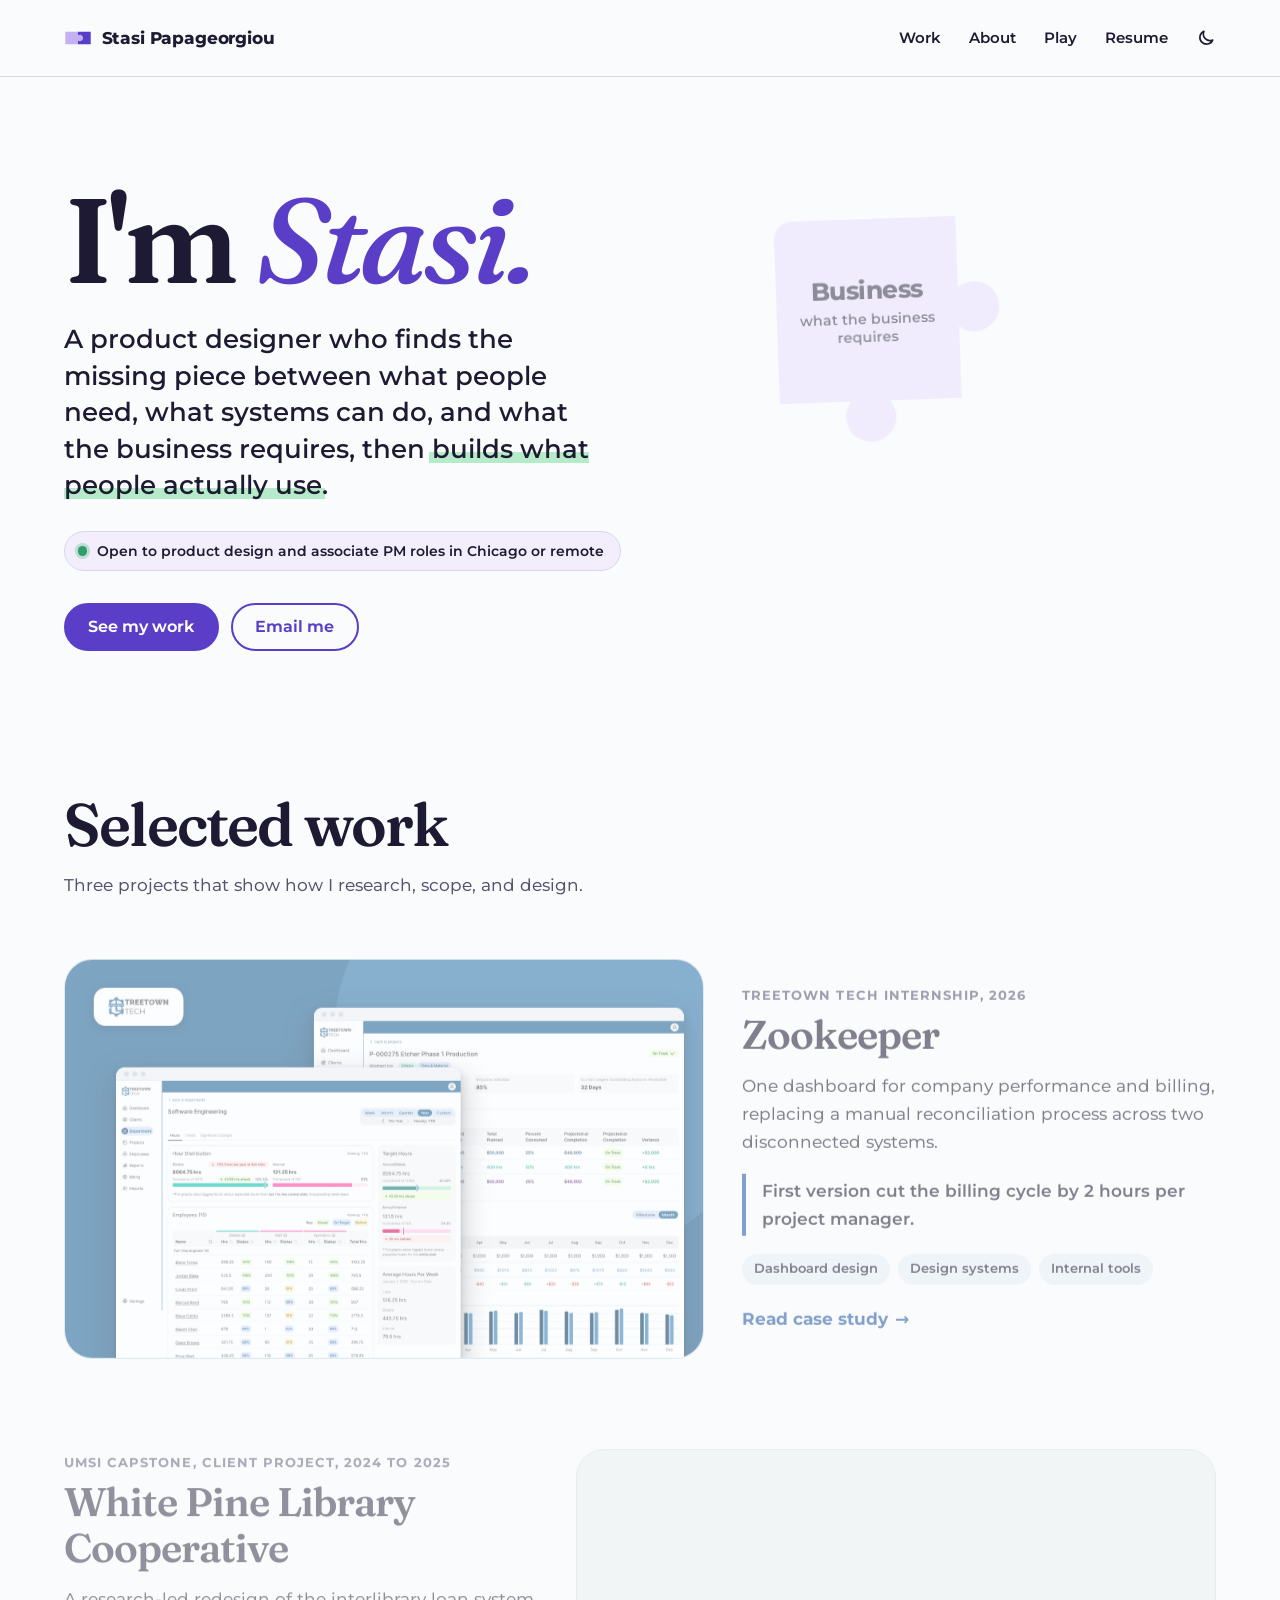
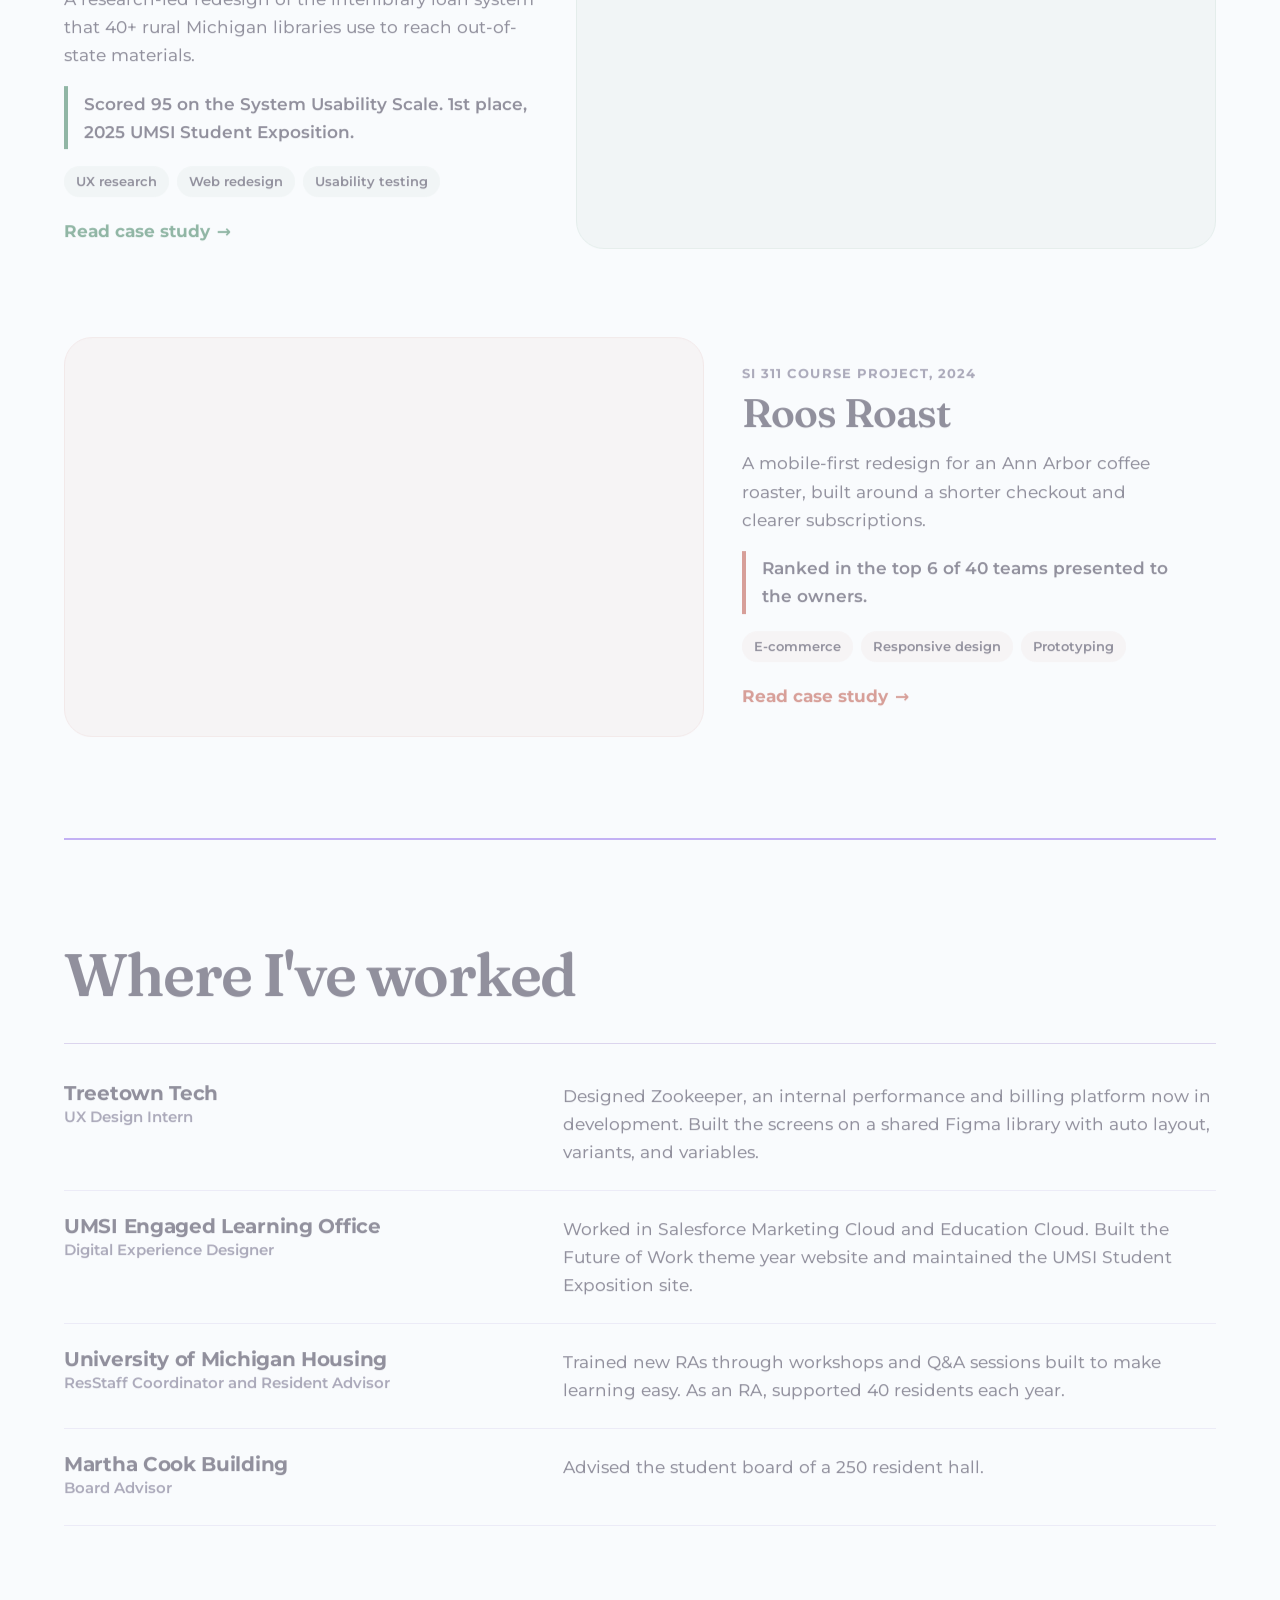
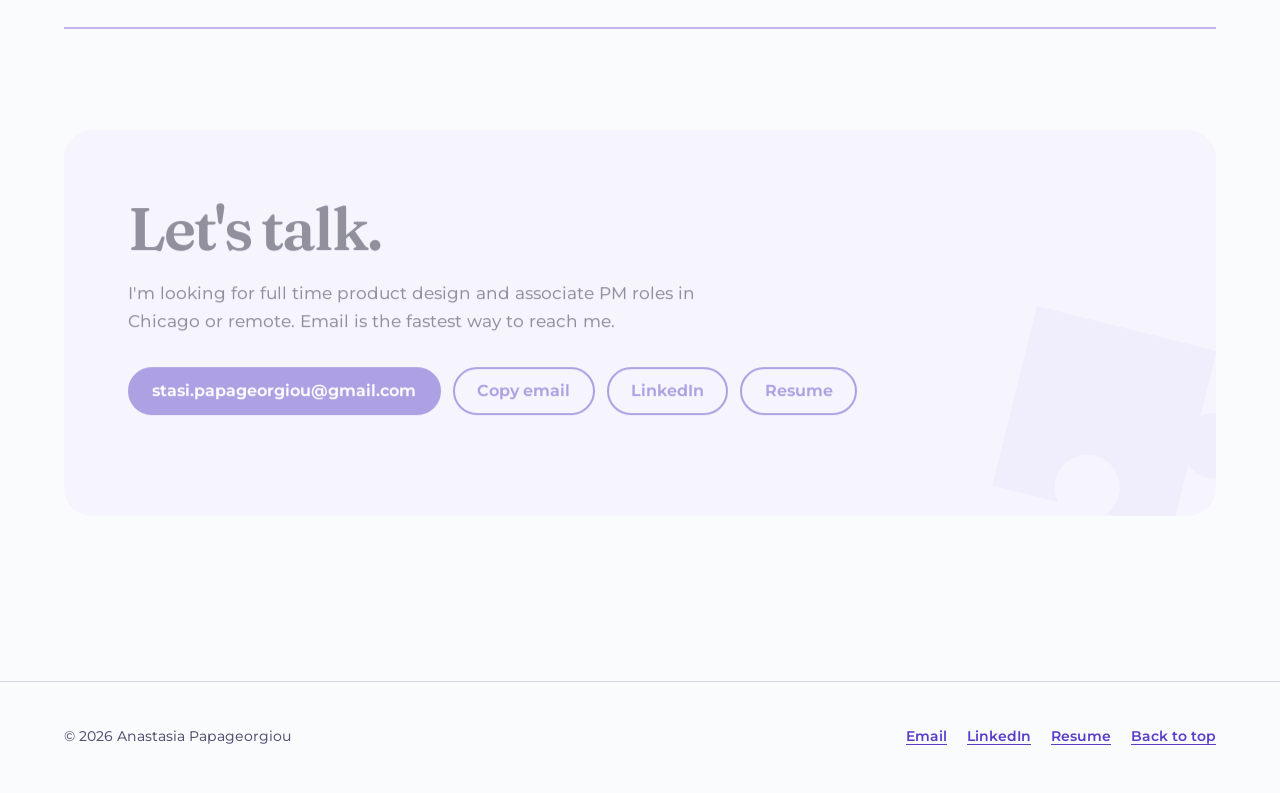
<file: projects/index.html>
<!doctype html>
<html lang="en">
<head>
  <meta charset="utf-8">
  <title>Redirecting</title>
  <meta name="robots" content="noindex">
  <link rel="canonical" href="https://www.stasi.page/#work">
  <meta http-equiv="refresh" content="0; url=../#work">
</head>
<body>
  <p>This page has moved. <a href="../#work">Go to the new page</a>.</p>
</body>
</html>
</file>
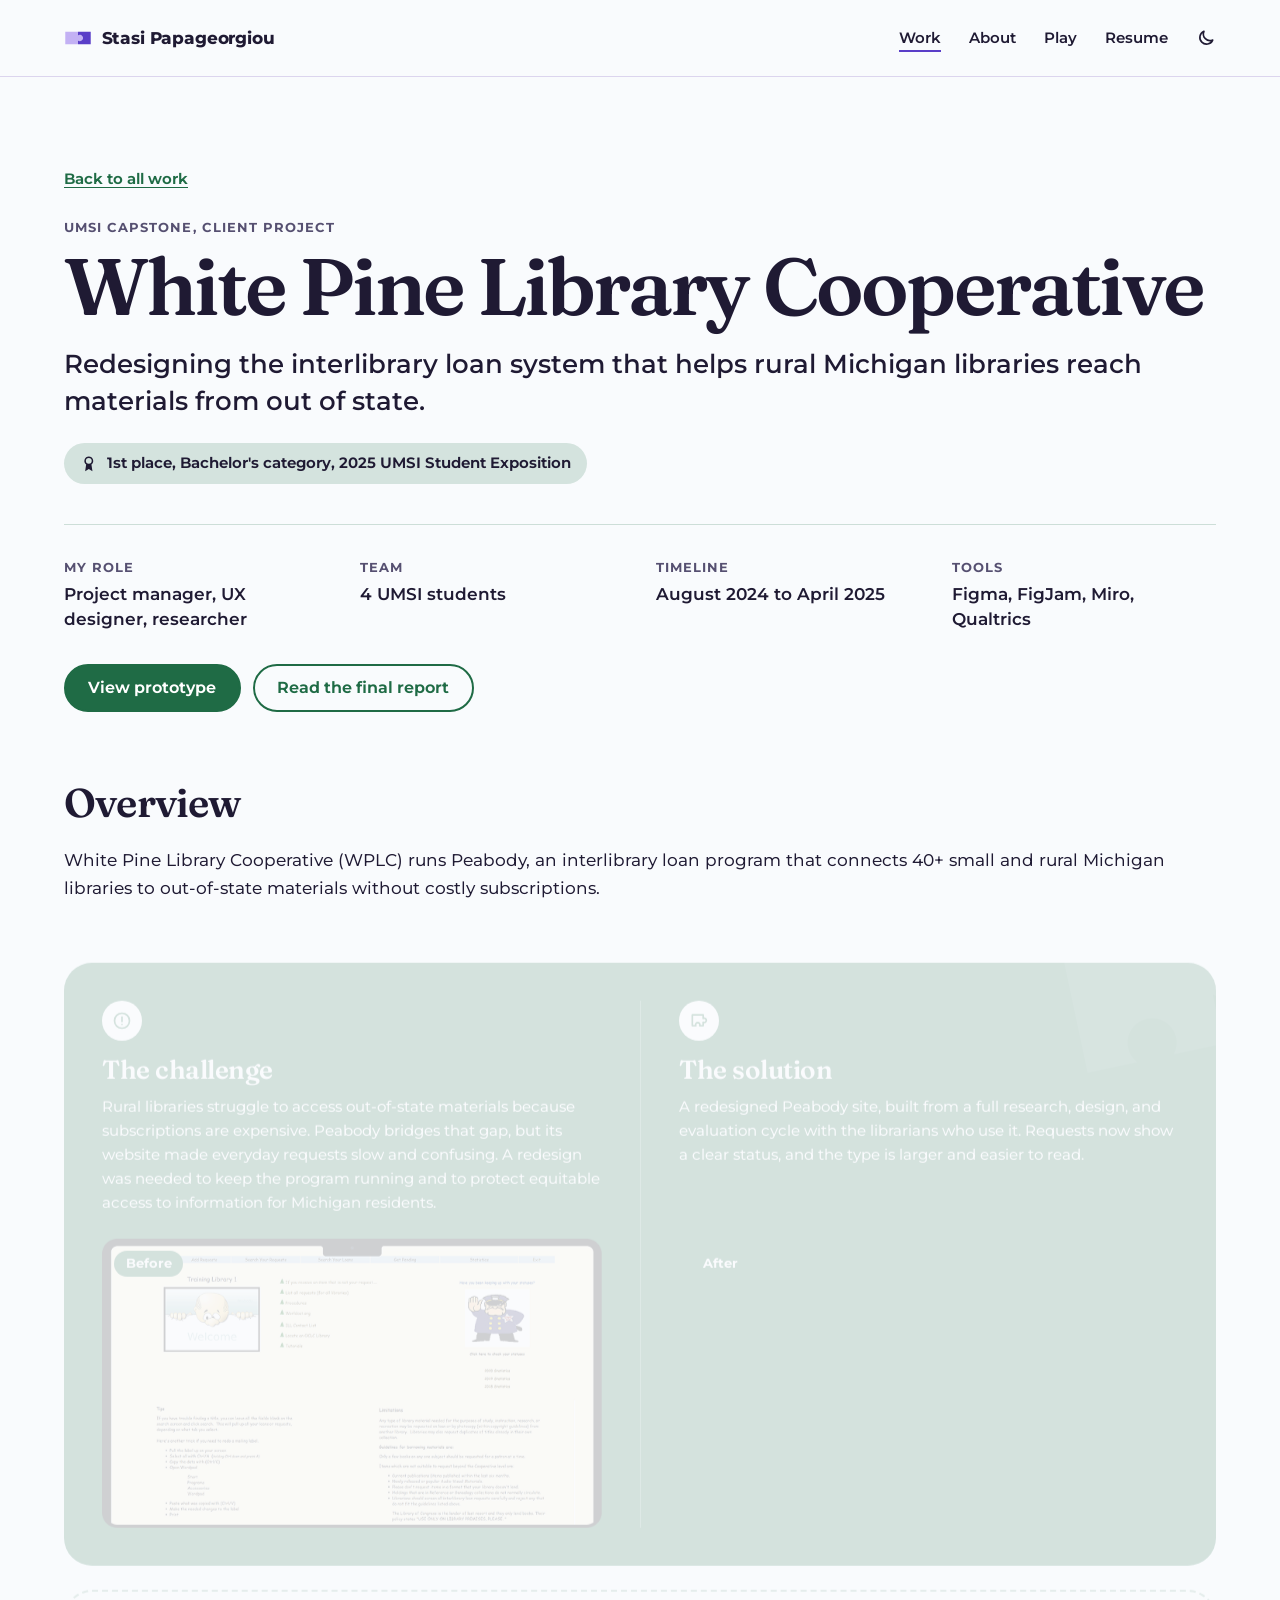
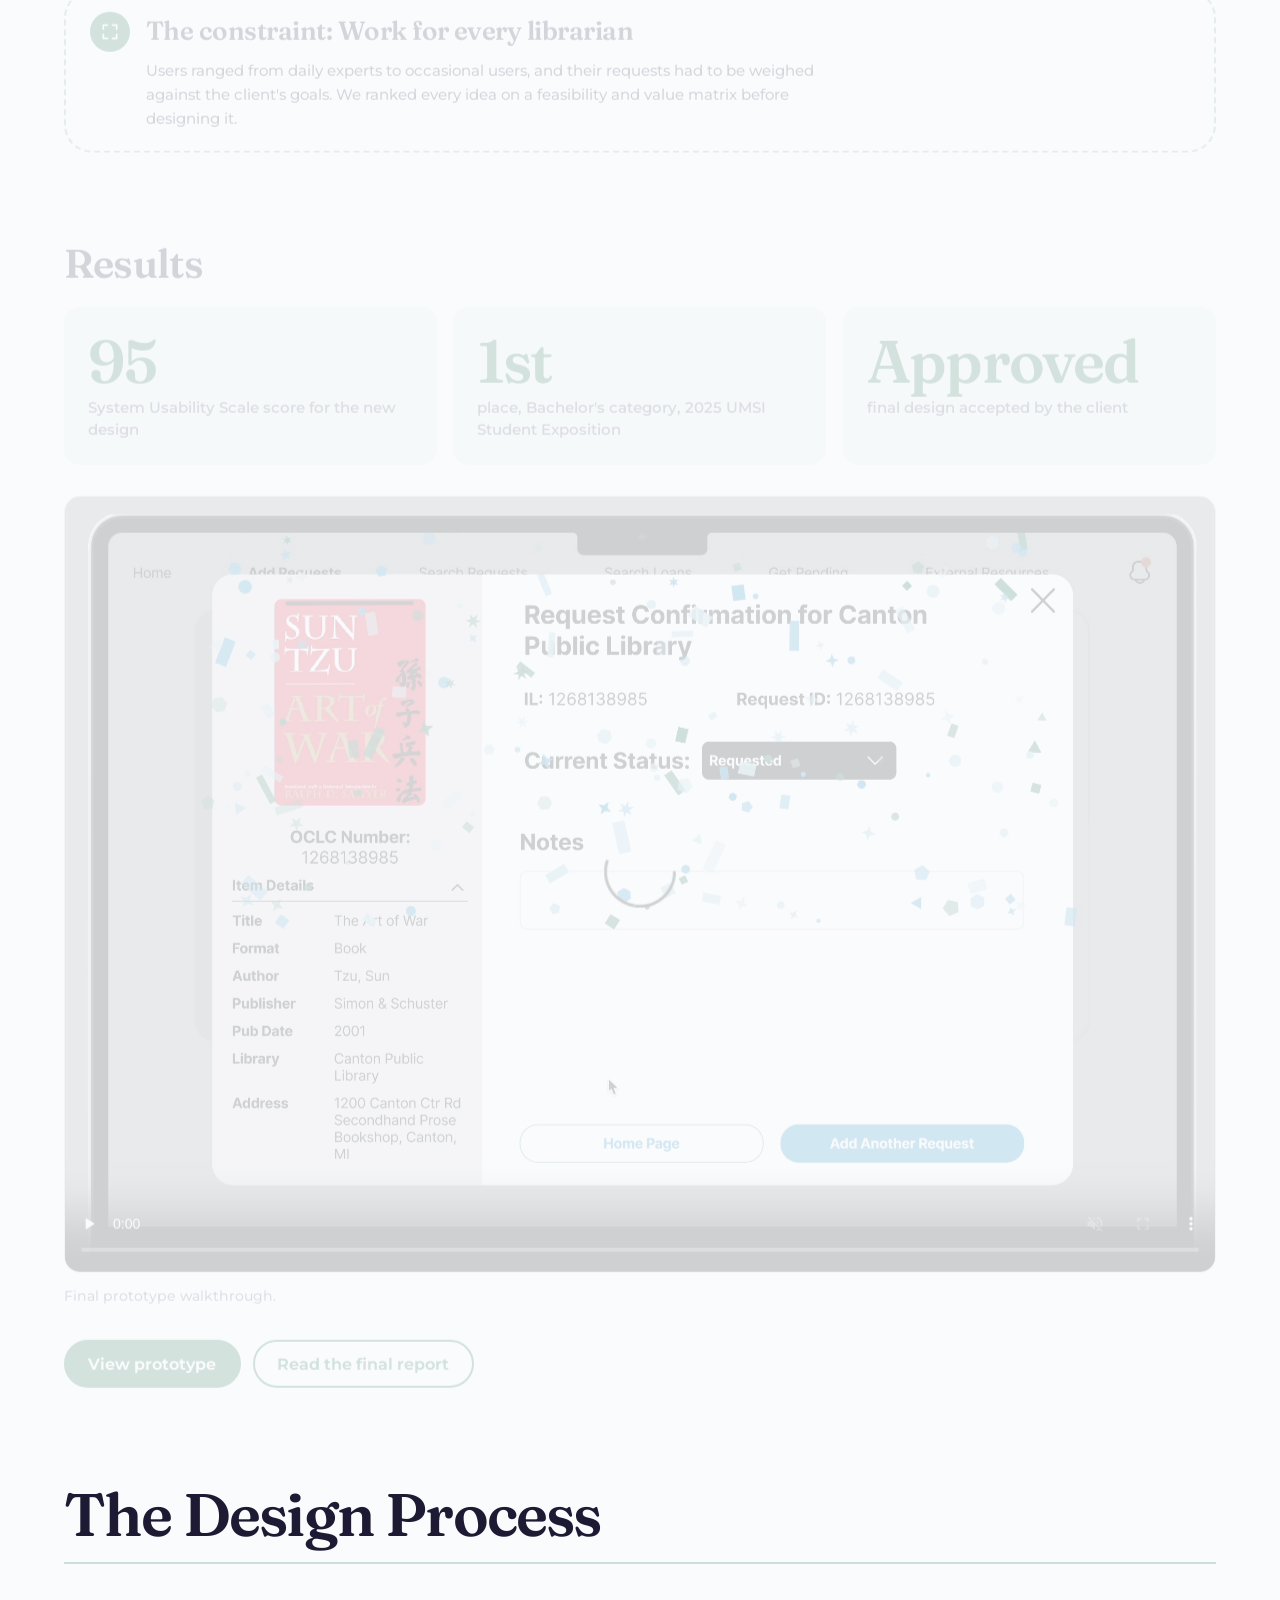
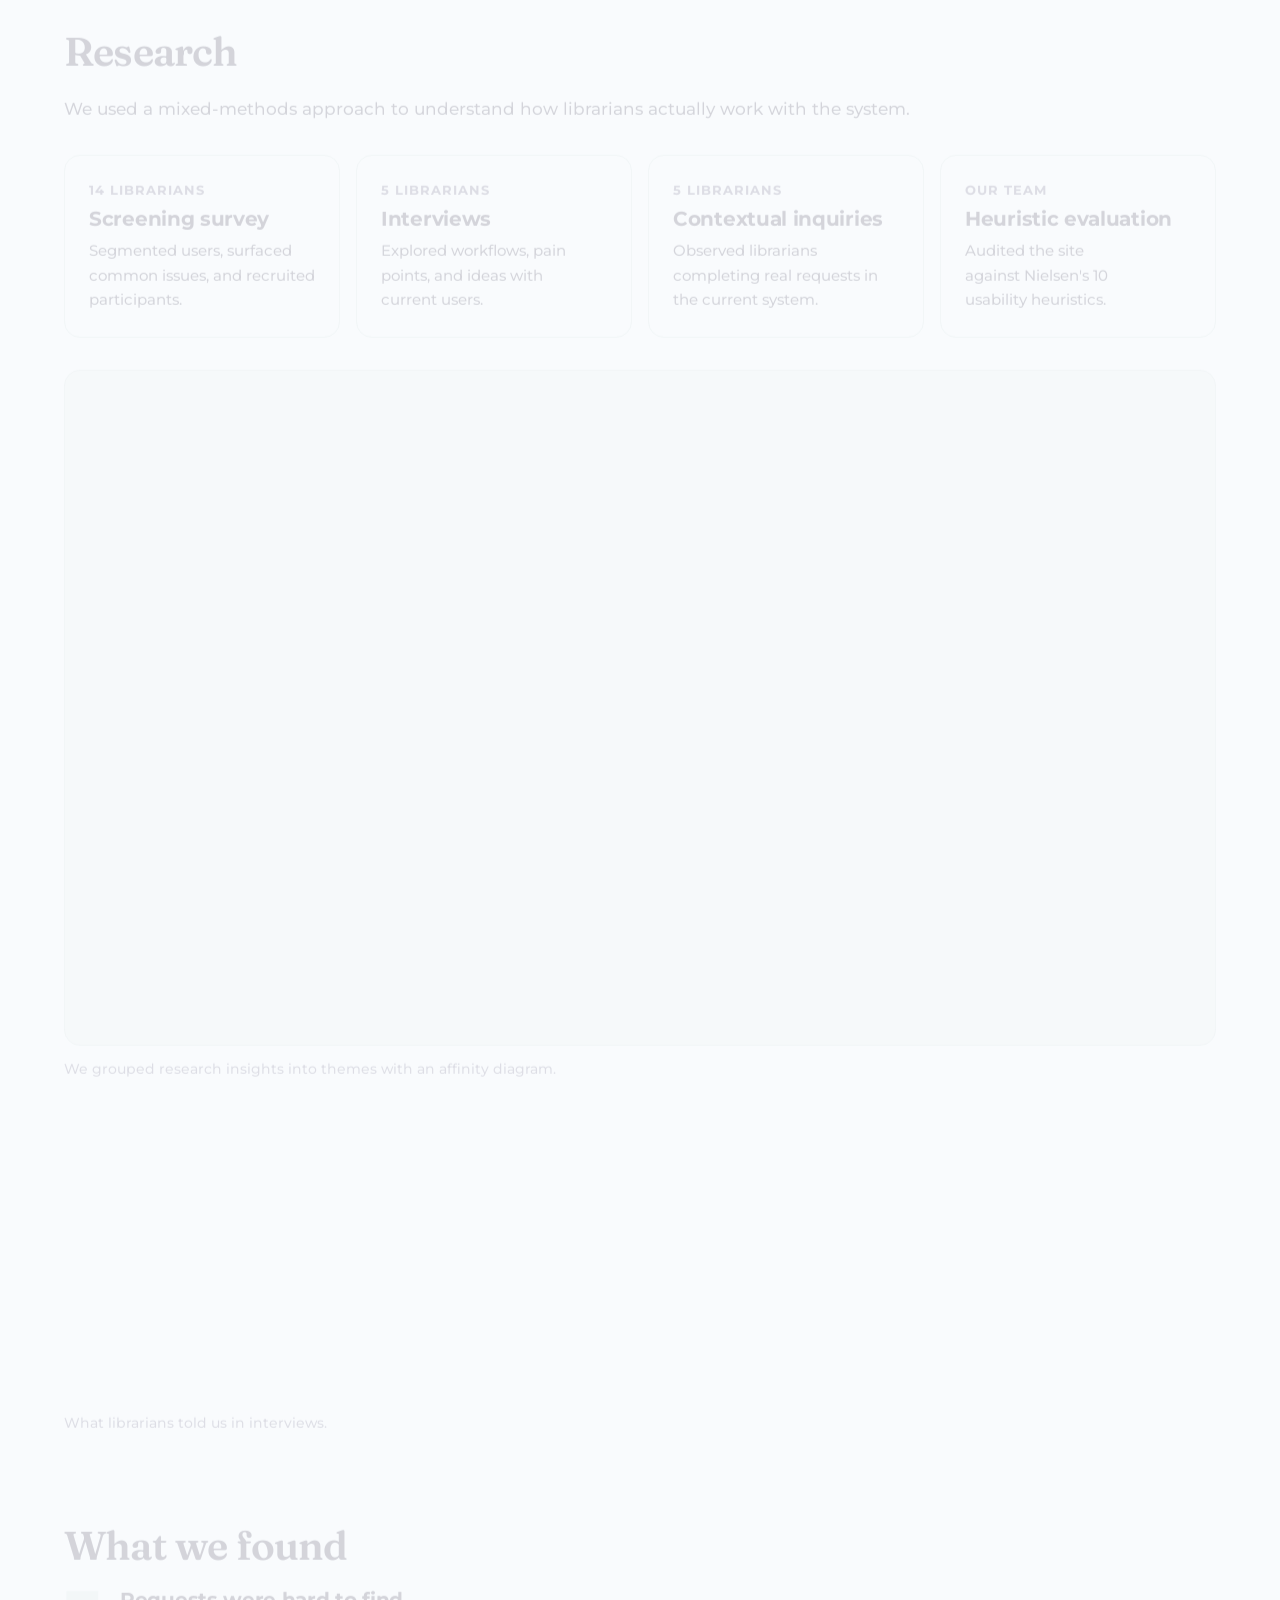
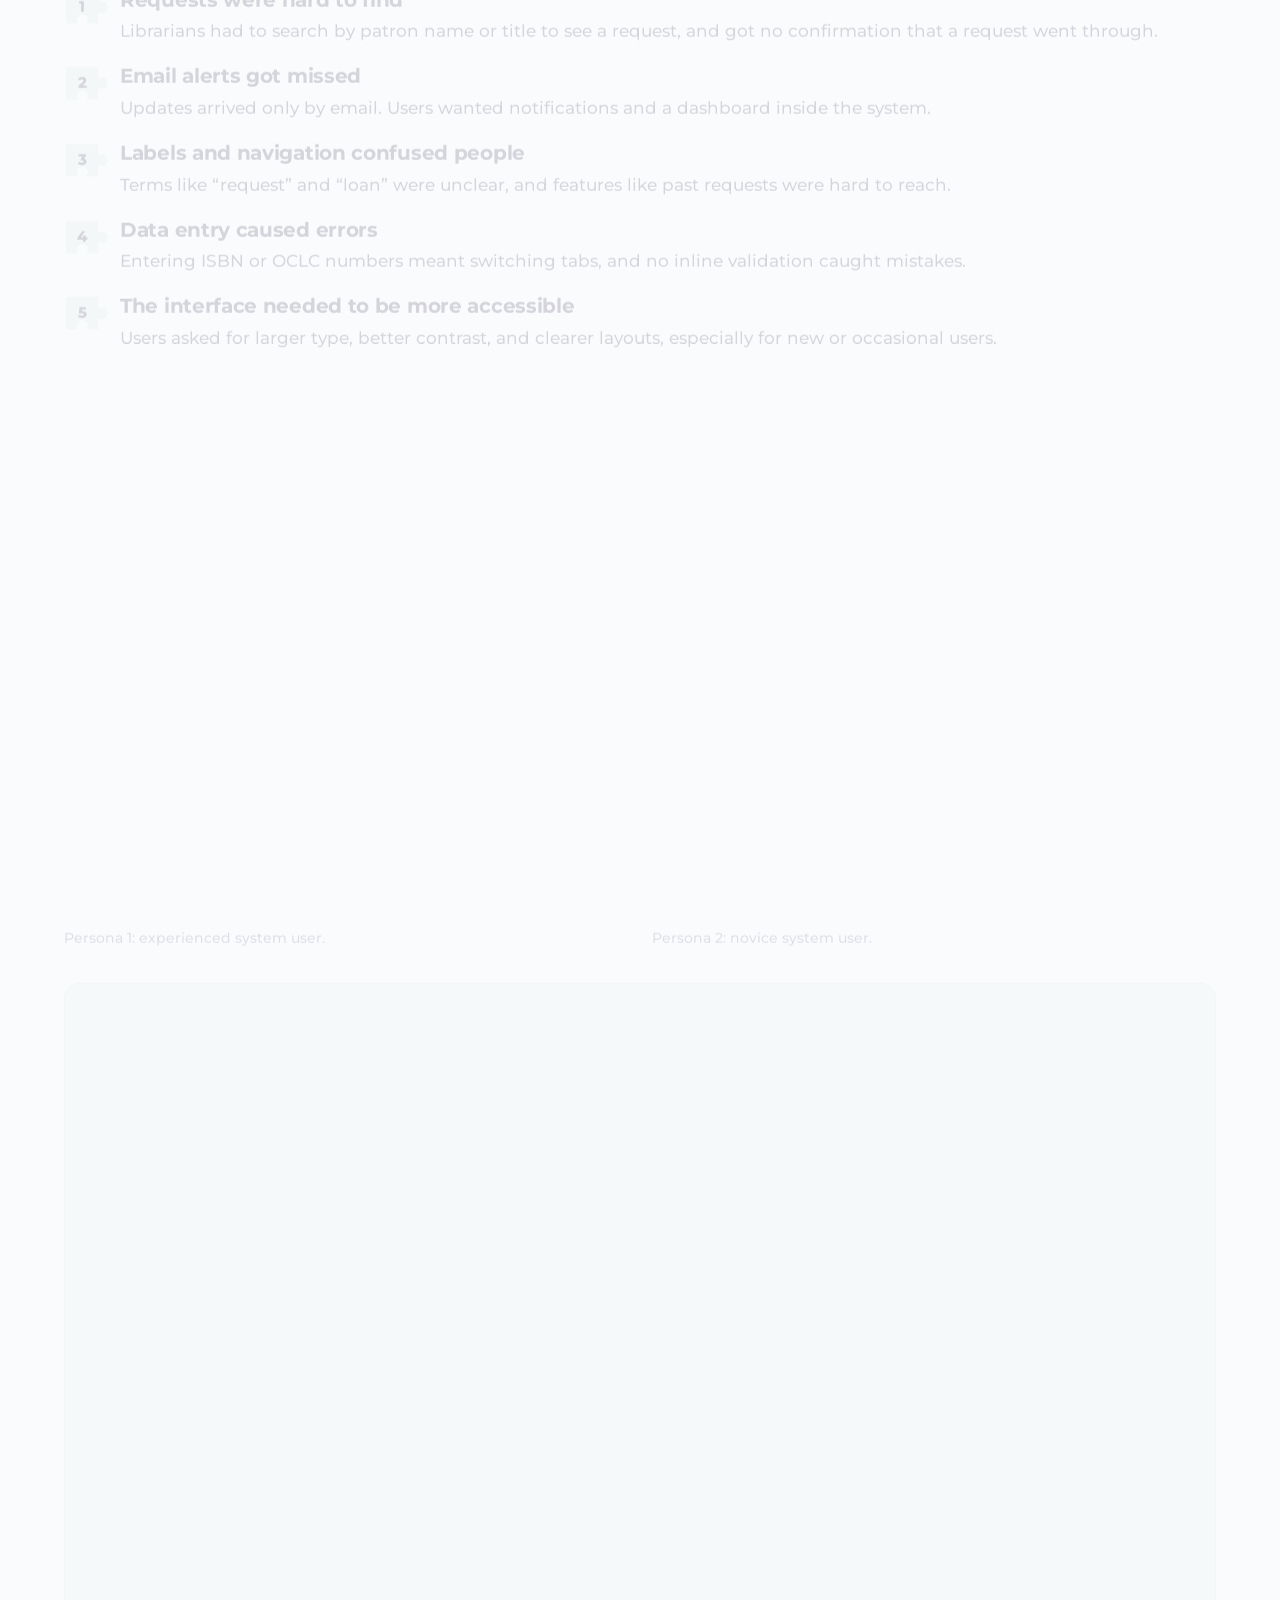
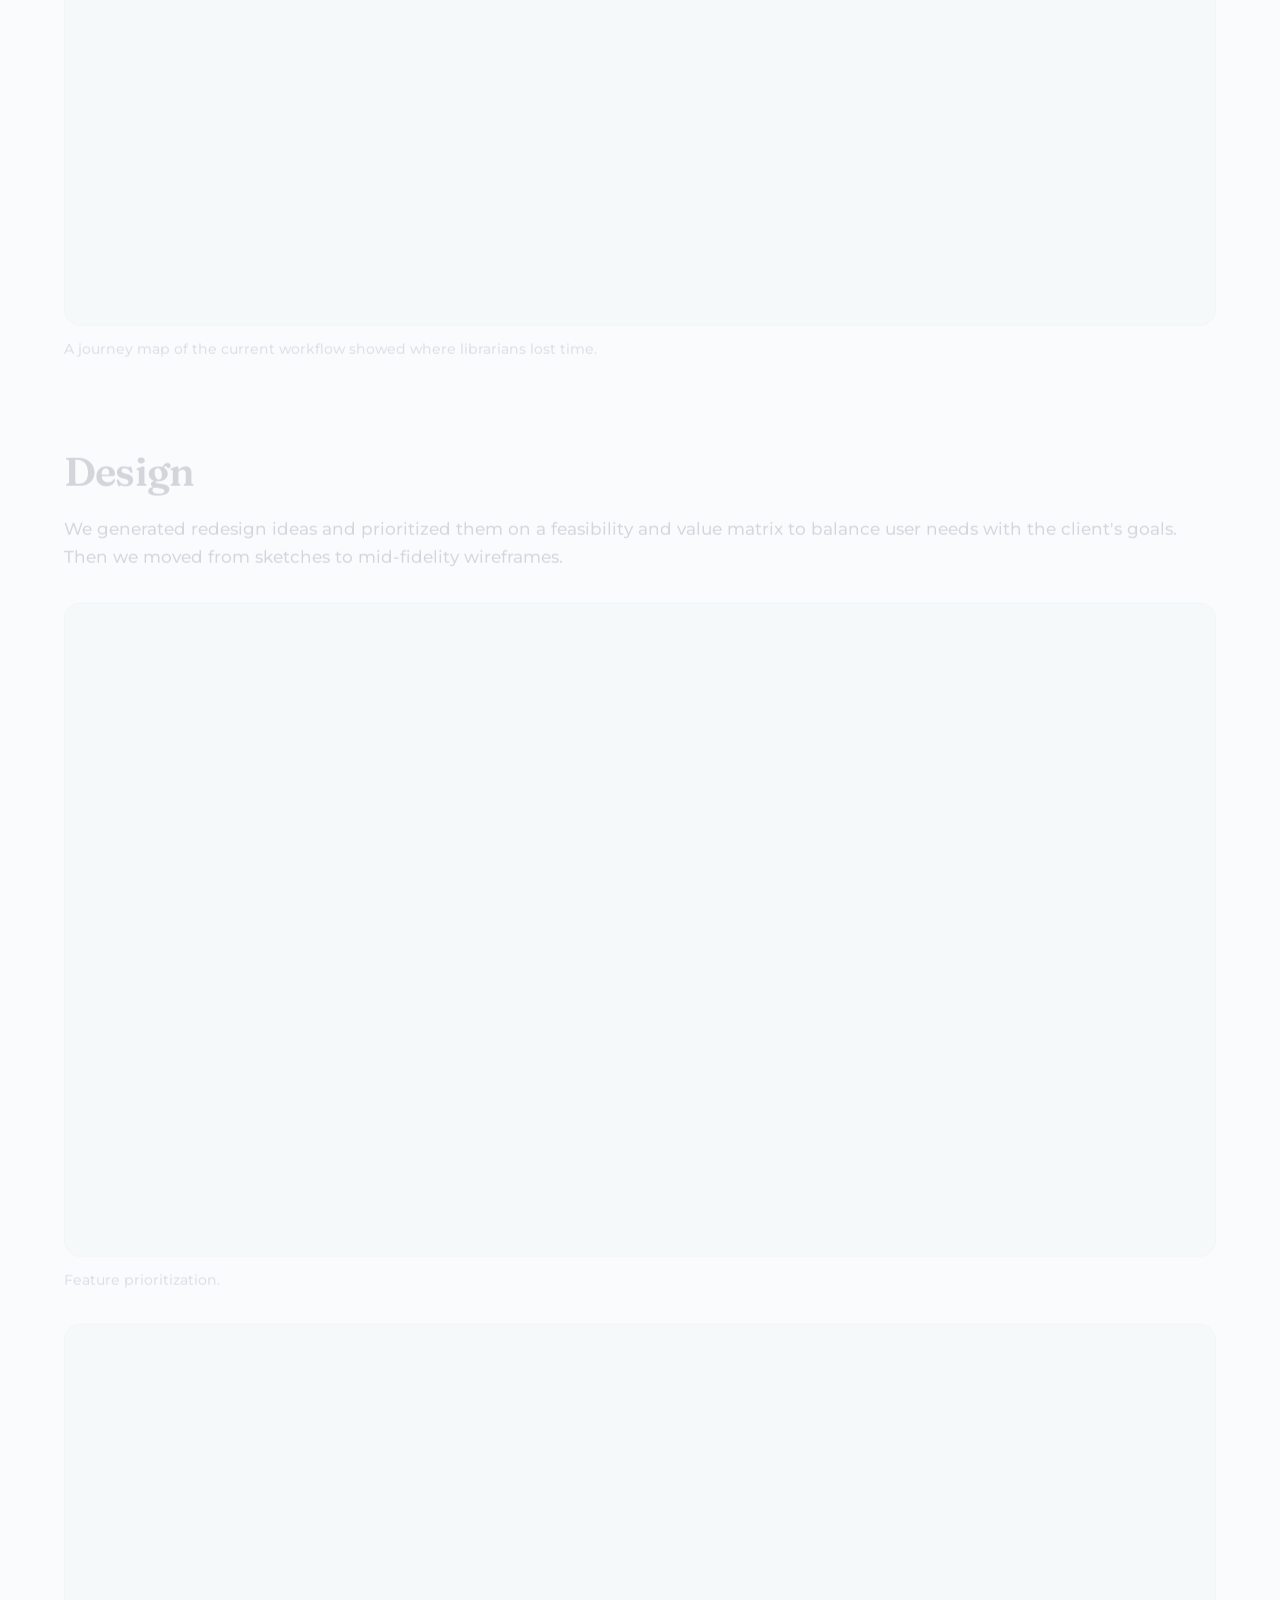
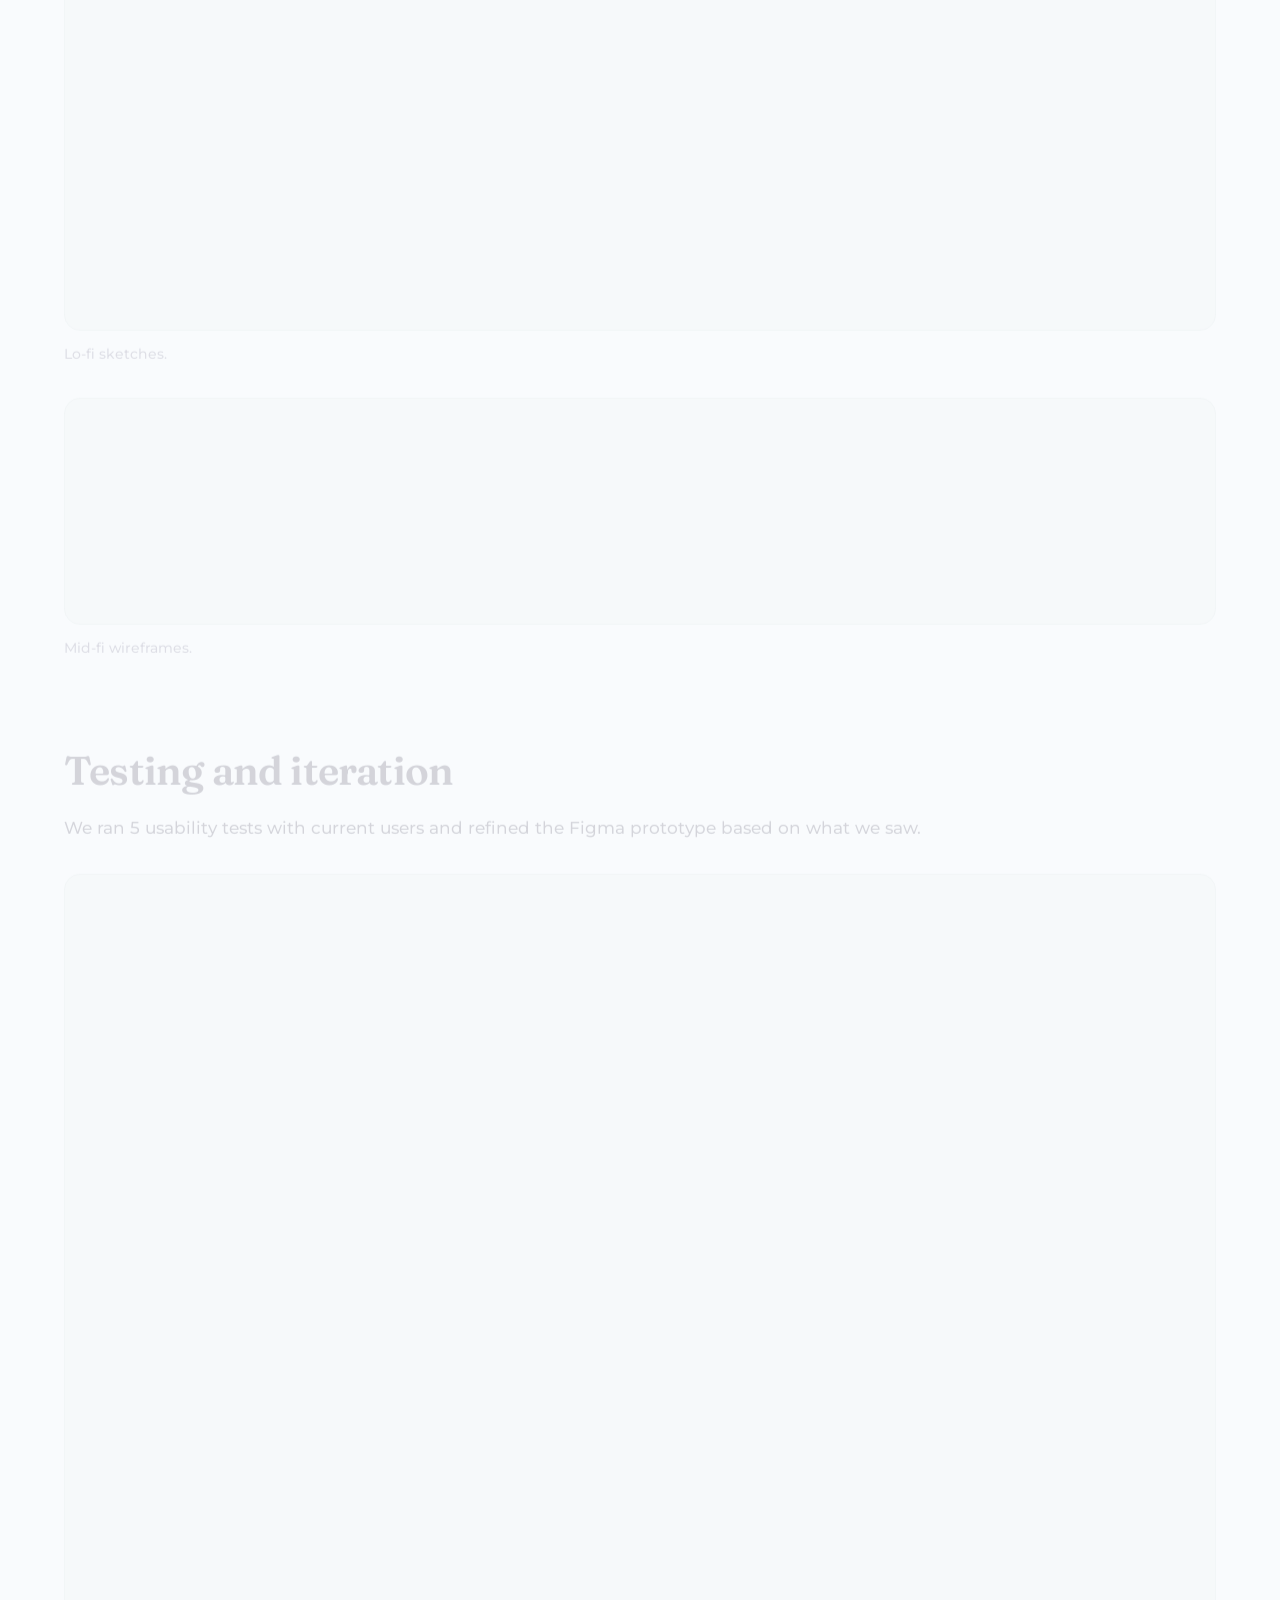
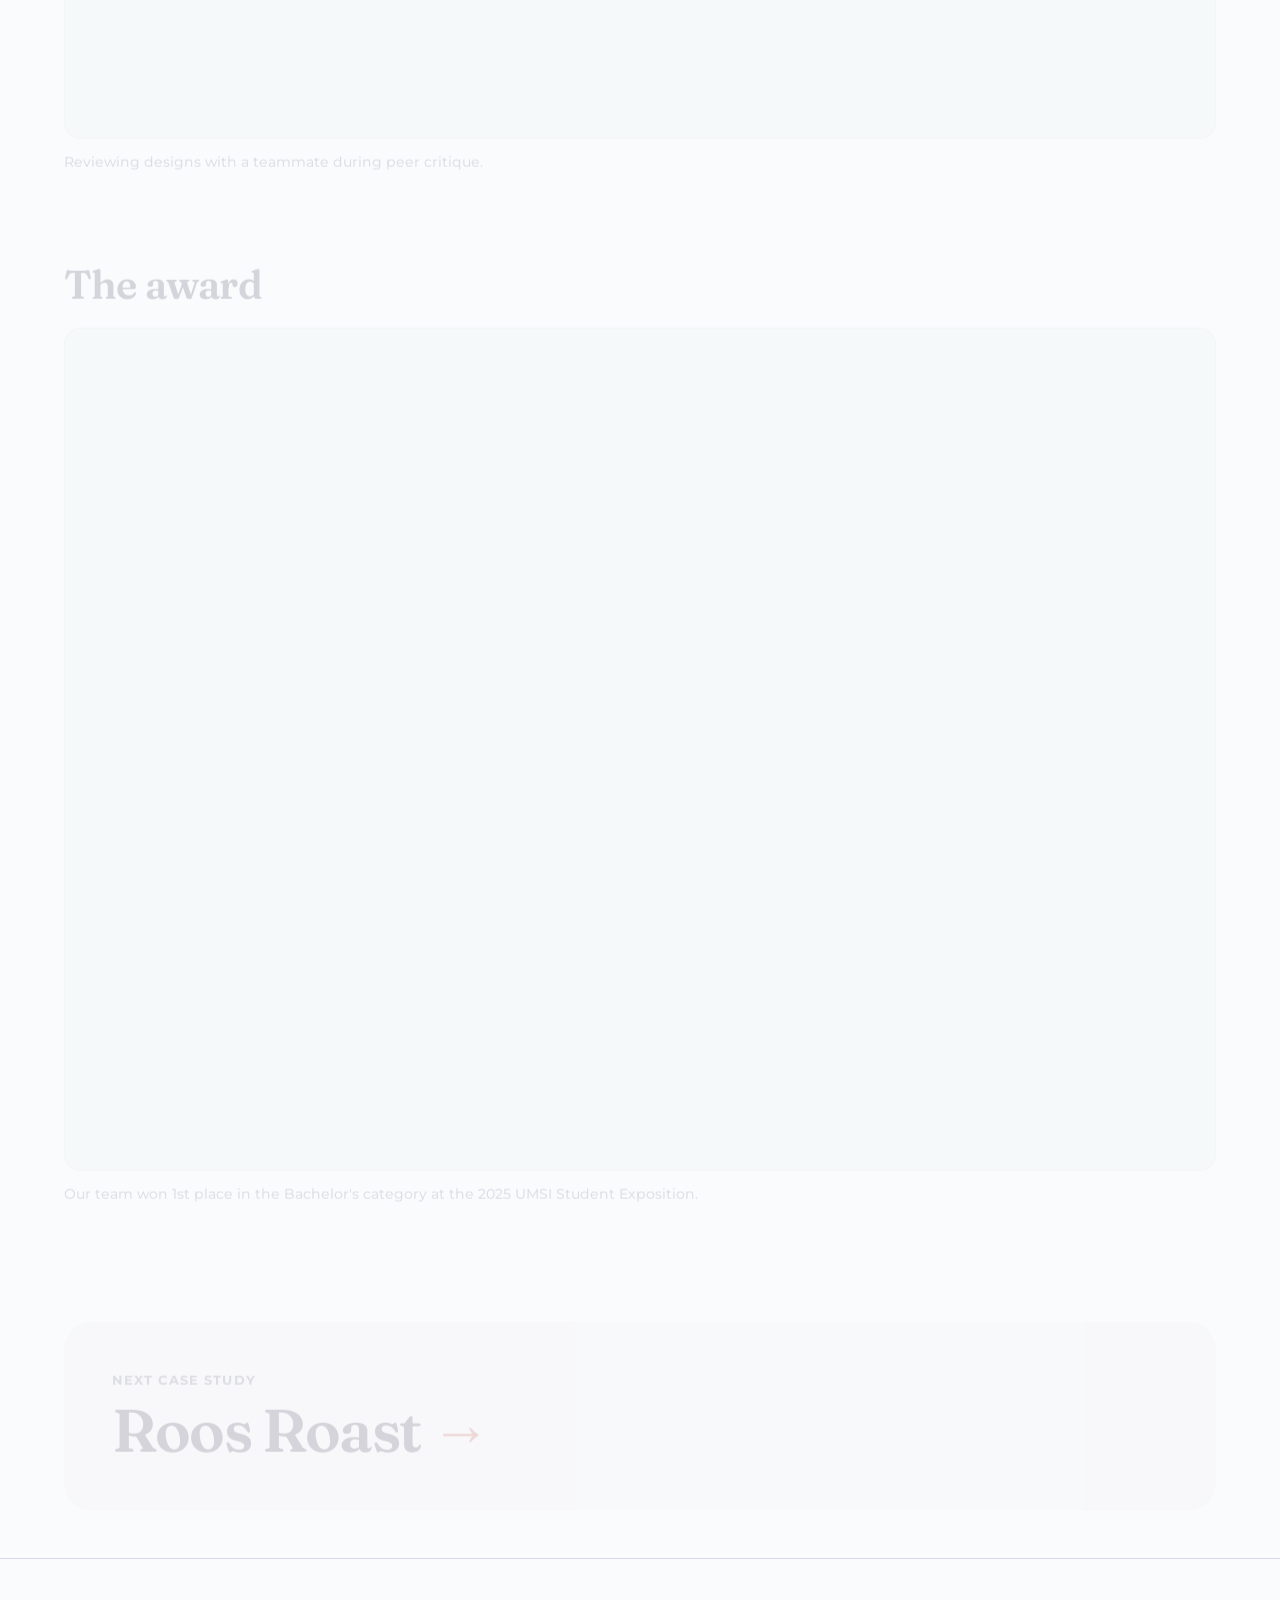
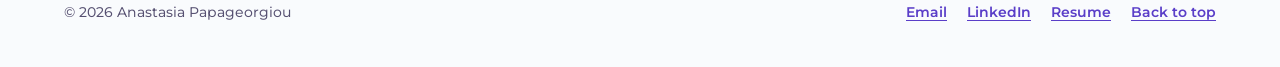
<file: projects/peabody/index.html>
<!doctype html>
<html lang="en">
<head>
  <meta charset="utf-8">
  <title>Redirecting</title>
  <meta name="robots" content="noindex">
  <link rel="canonical" href="https://www.stasi.page/work/white-pine/">
  <meta http-equiv="refresh" content="0; url=../../work/white-pine/">
</head>
<body>
  <p>This page has moved. <a href="../../work/white-pine/">Go to the new page</a>.</p>
</body>
</html>
</file>
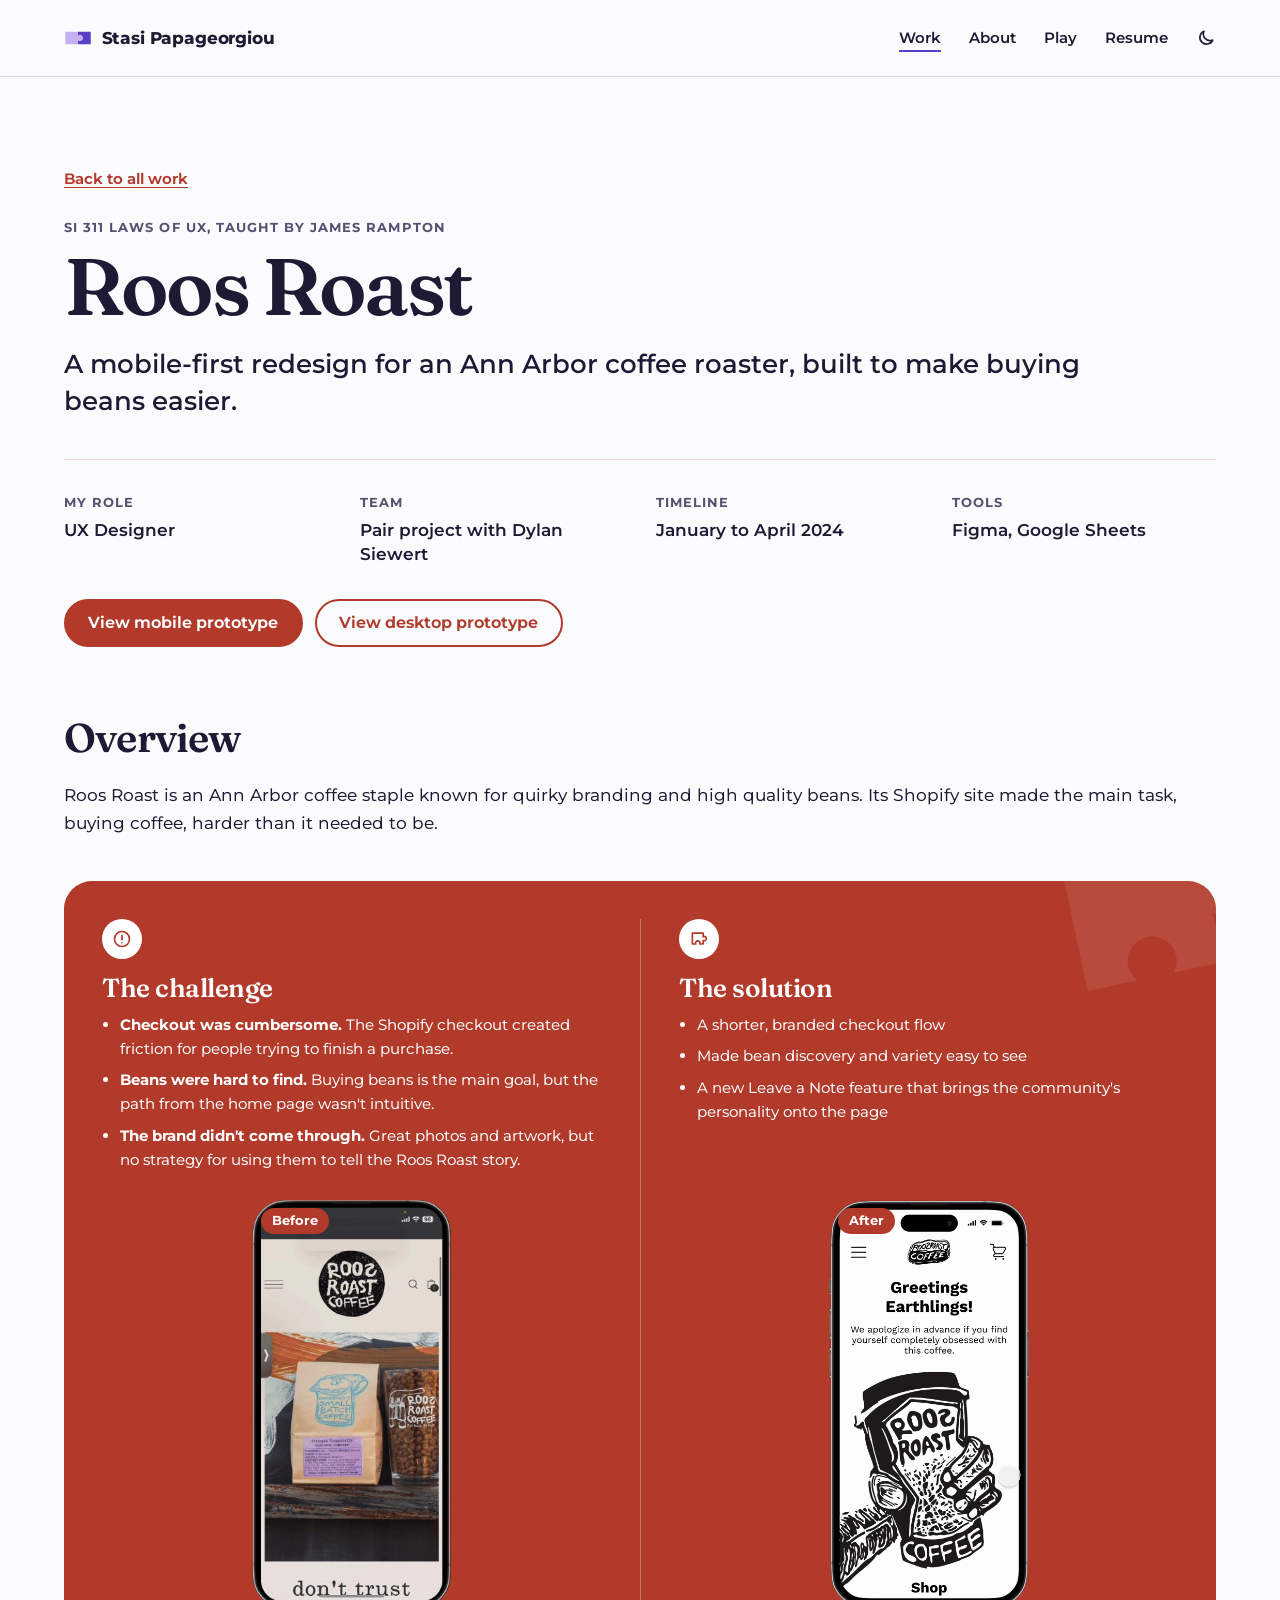
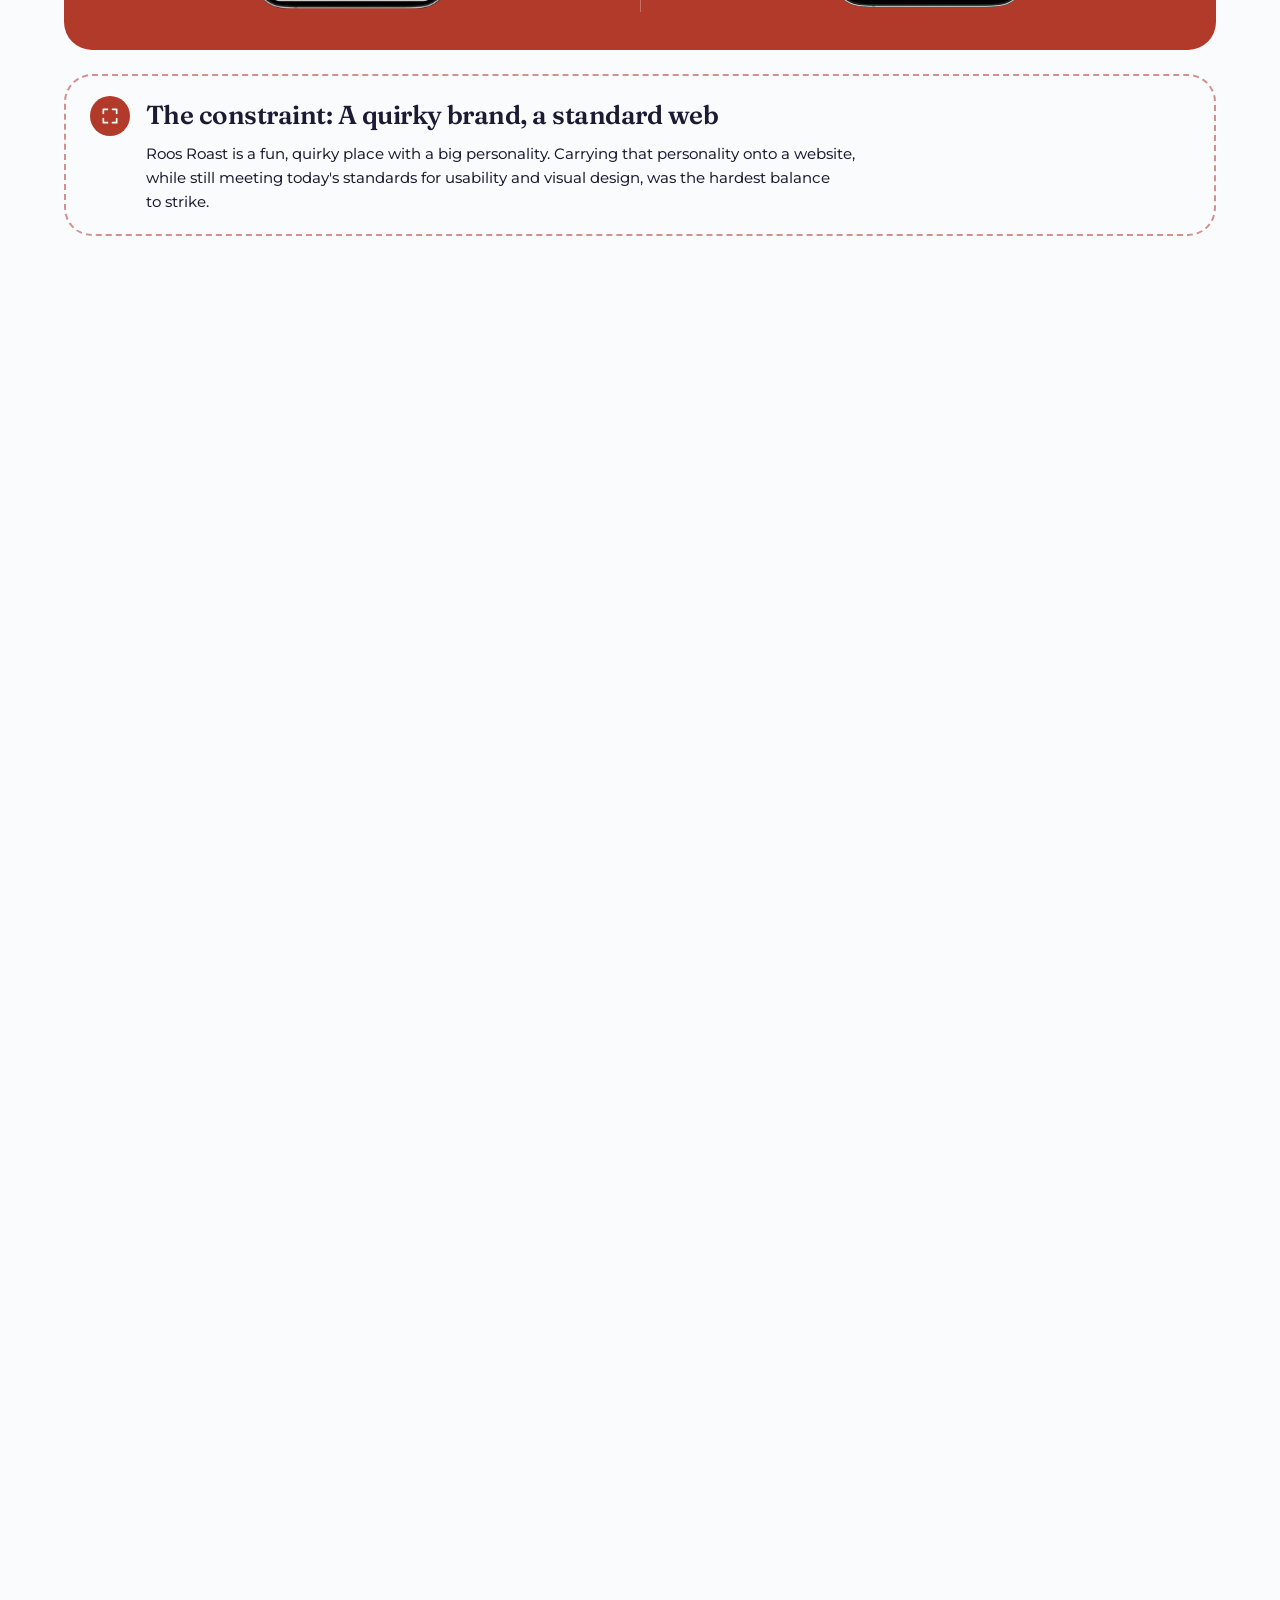
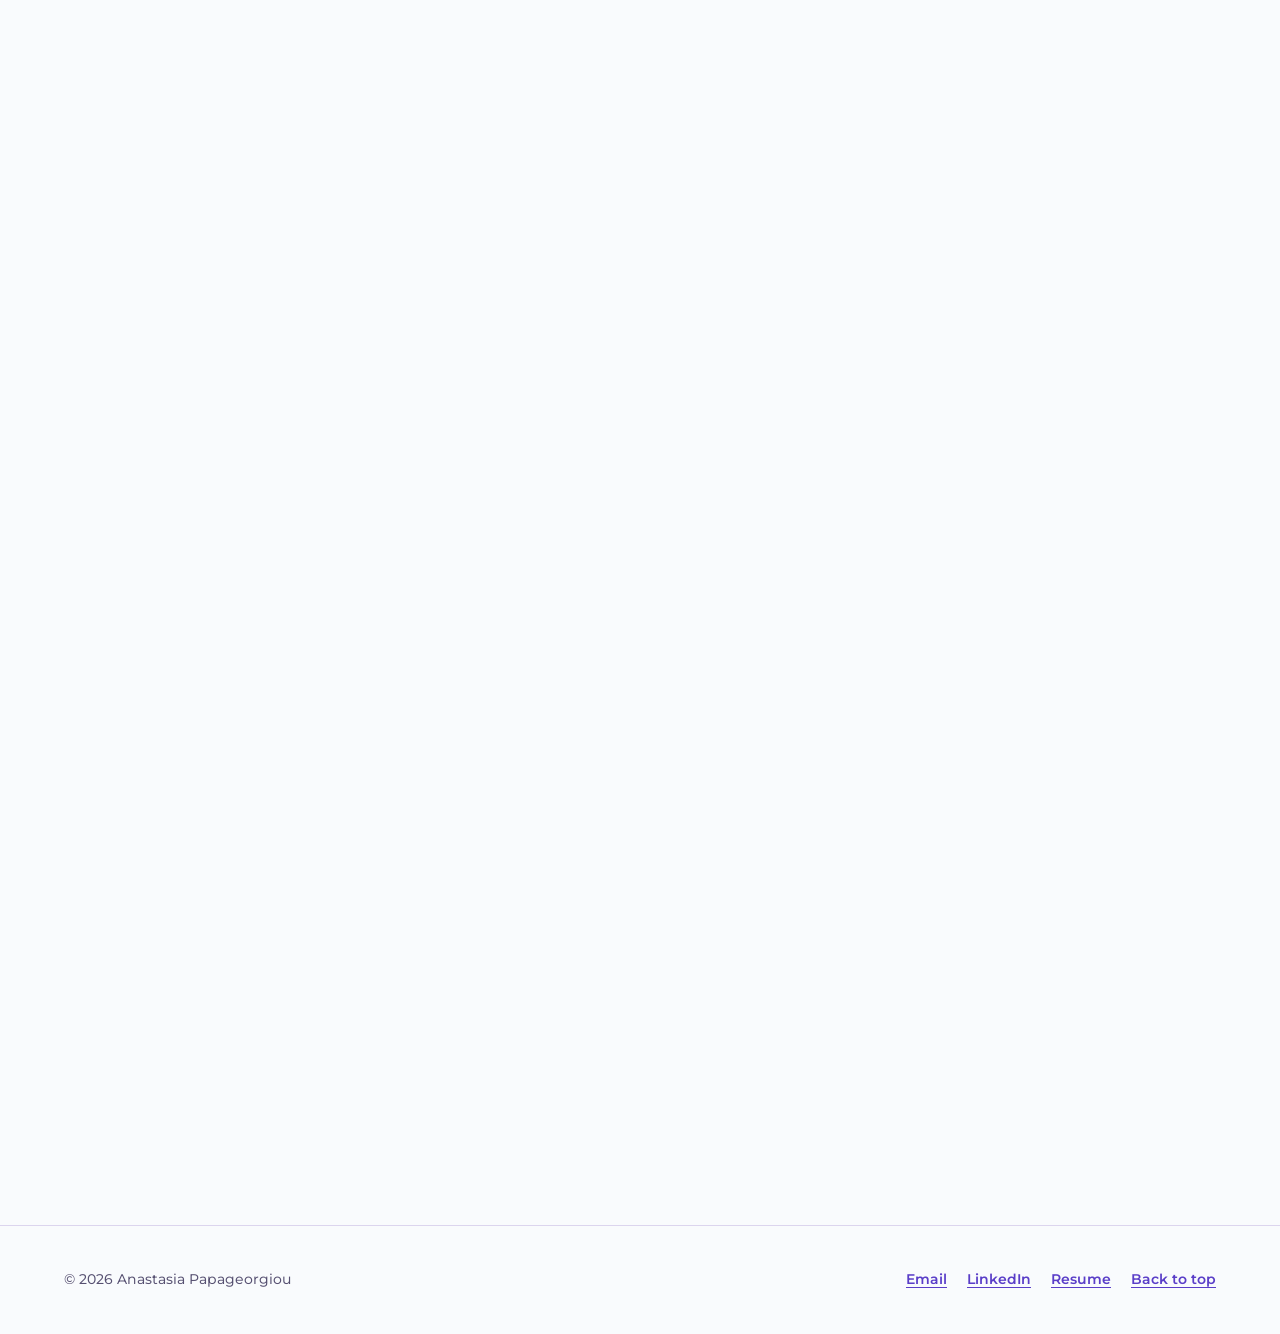
<file: projects/roos-roast/index.html>
<!doctype html>
<html lang="en">
<head>
  <meta charset="utf-8">
  <title>Redirecting</title>
  <meta name="robots" content="noindex">
  <link rel="canonical" href="https://www.stasi.page/work/roos-roast/">
  <meta http-equiv="refresh" content="0; url=../../work/roos-roast/">
</head>
<body>
  <p>This page has moved. <a href="../../work/roos-roast/">Go to the new page</a>.</p>
</body>
</html>
</file>
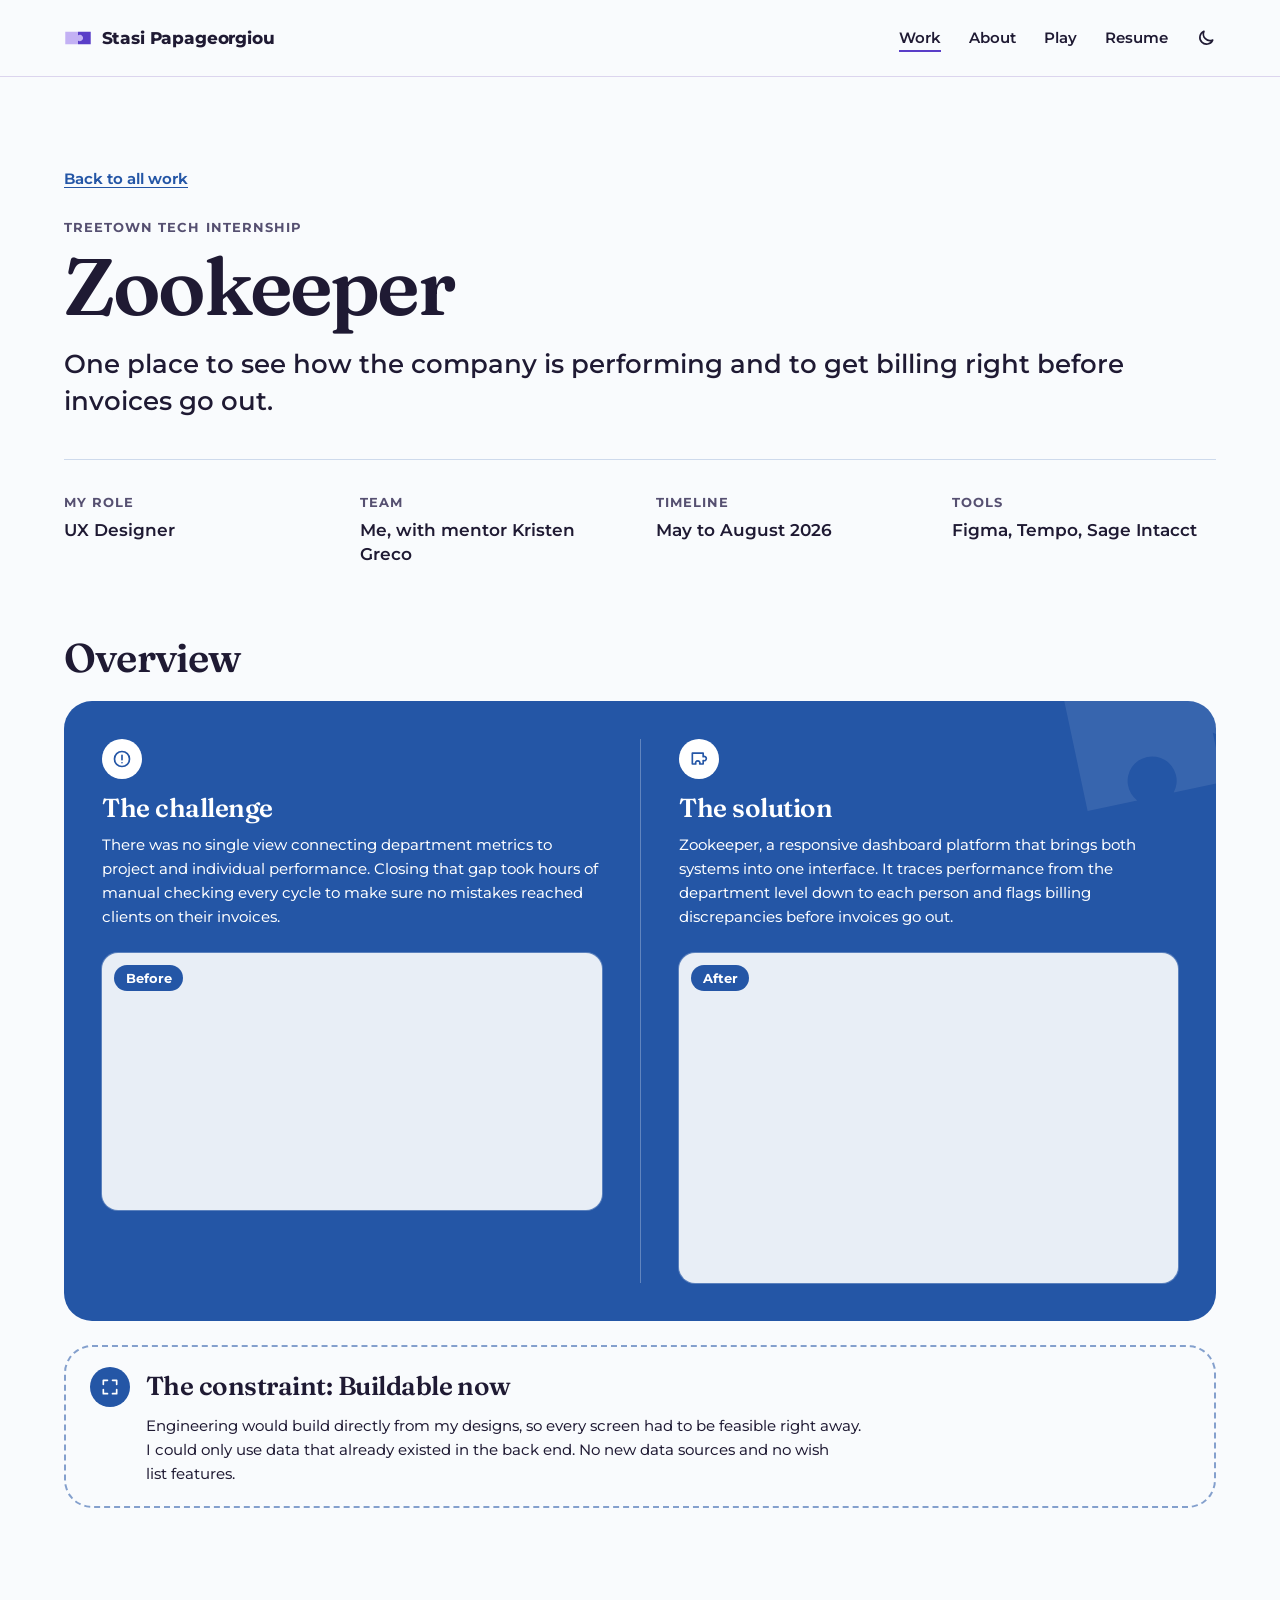
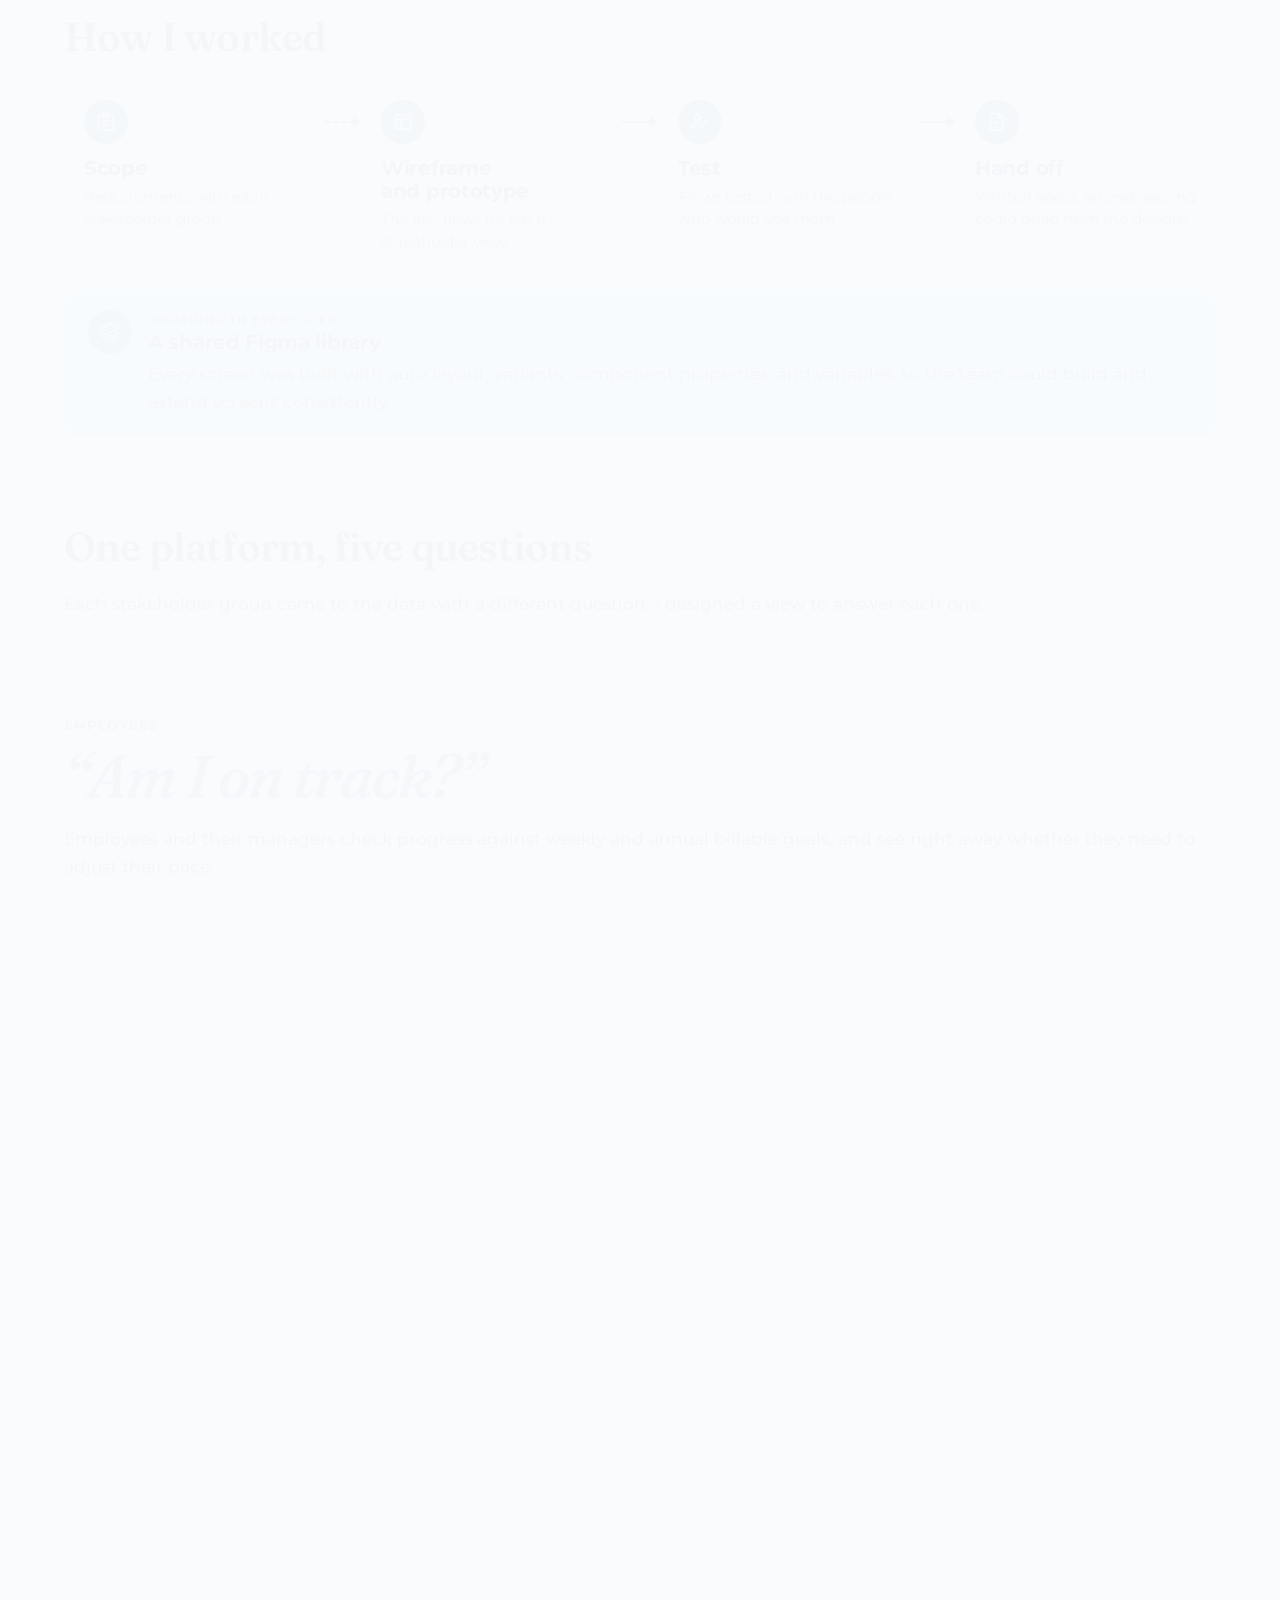
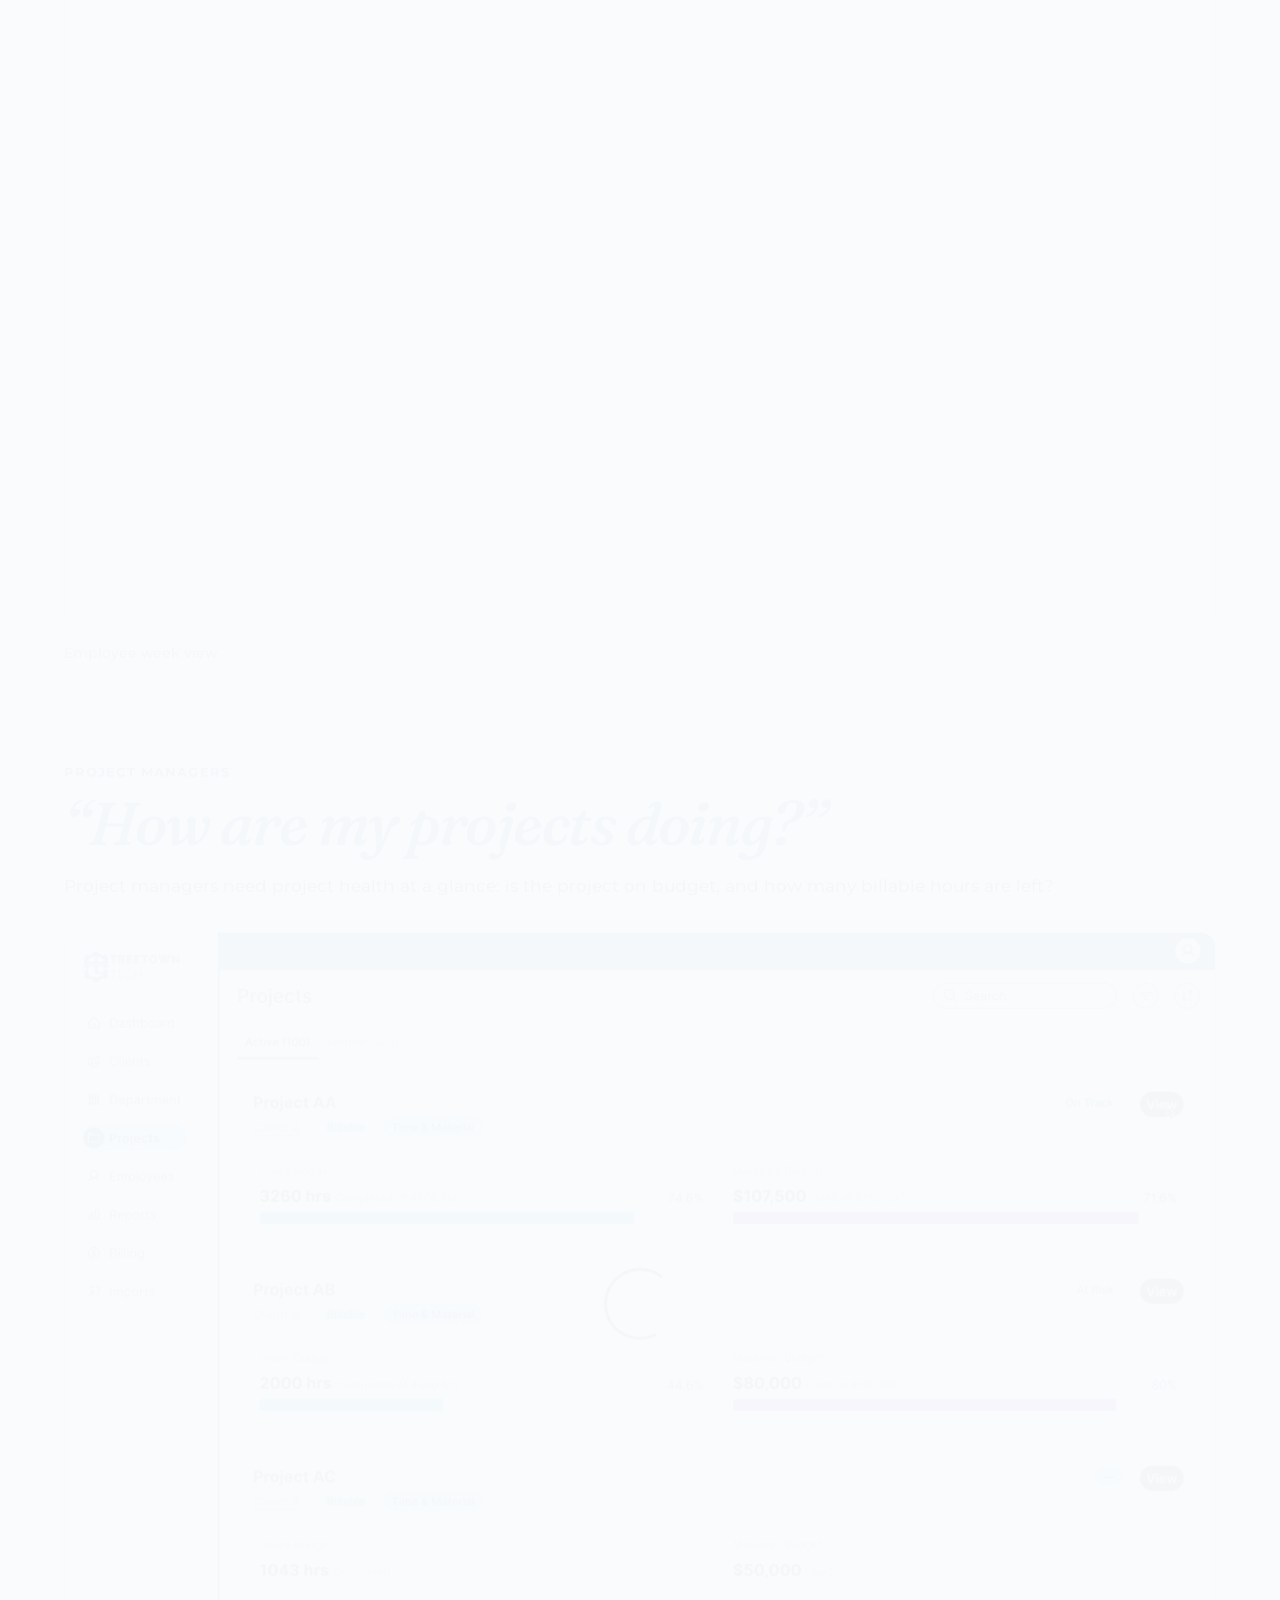
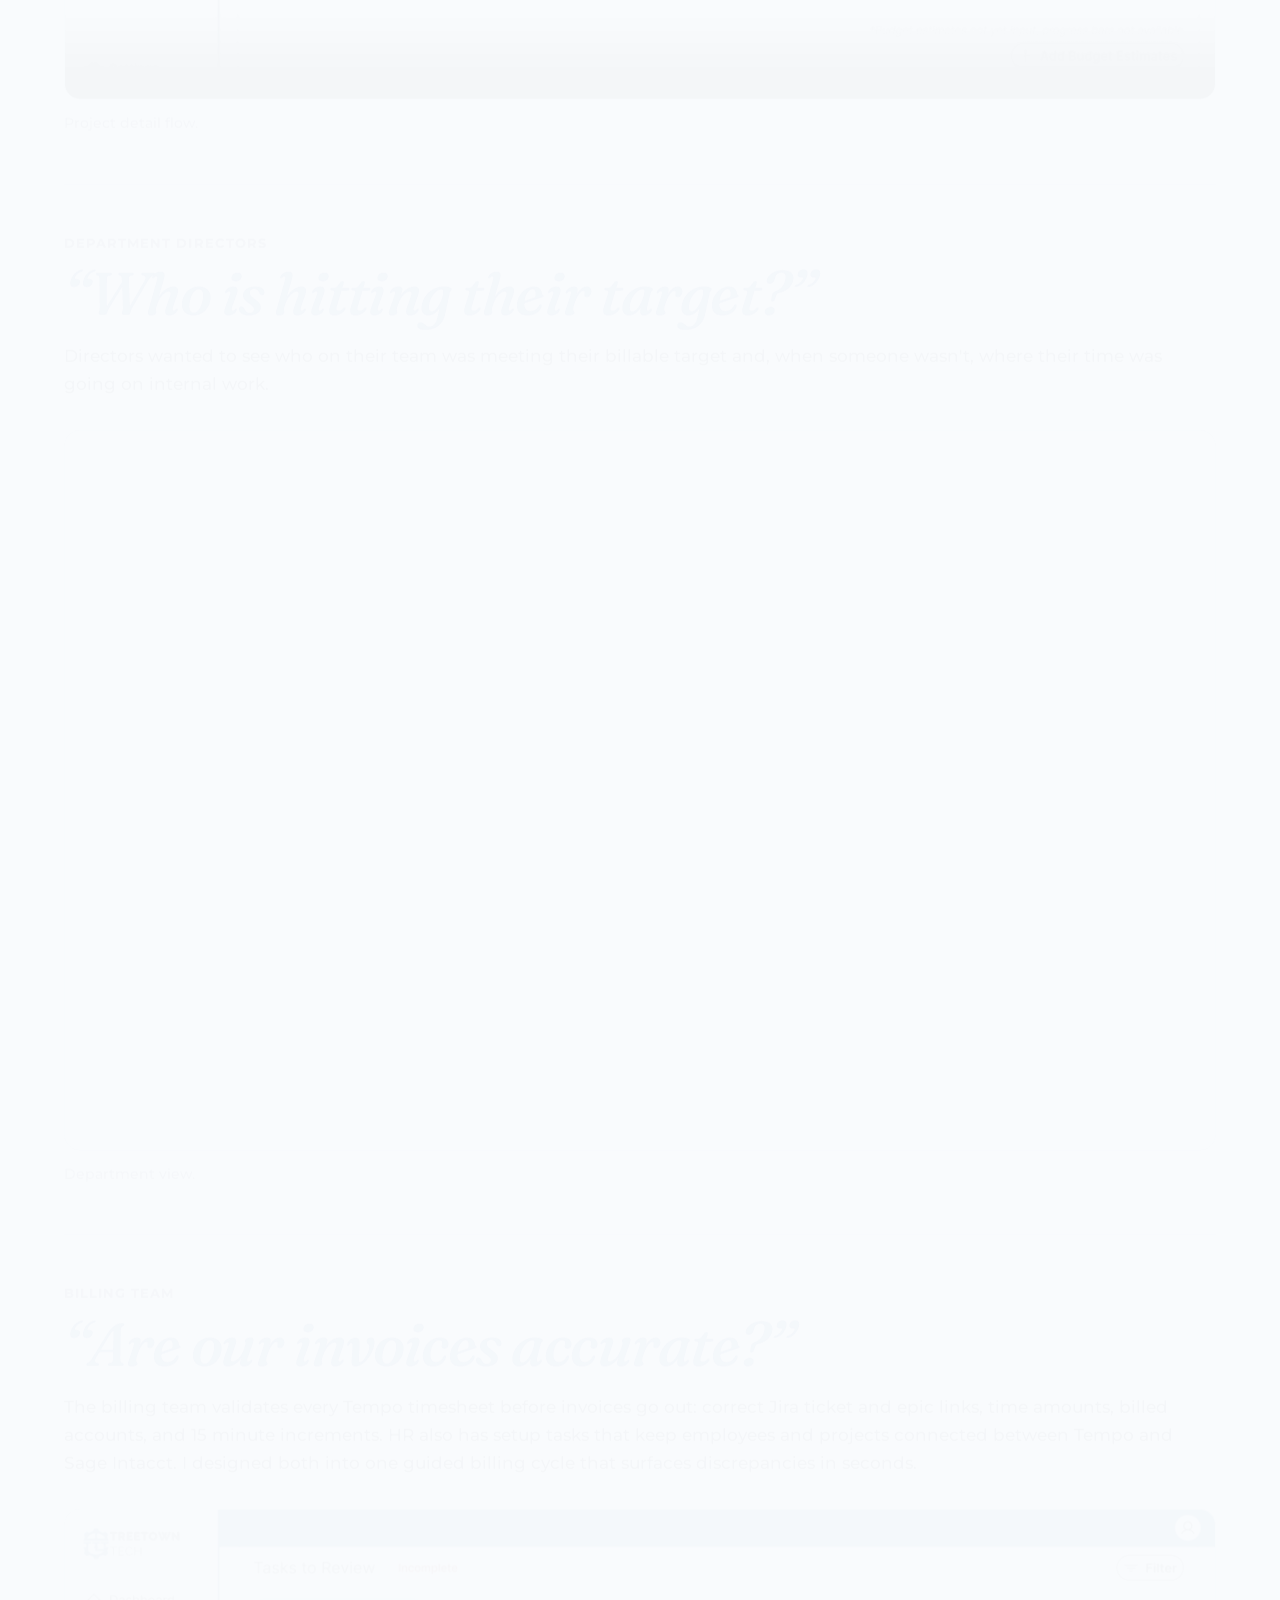
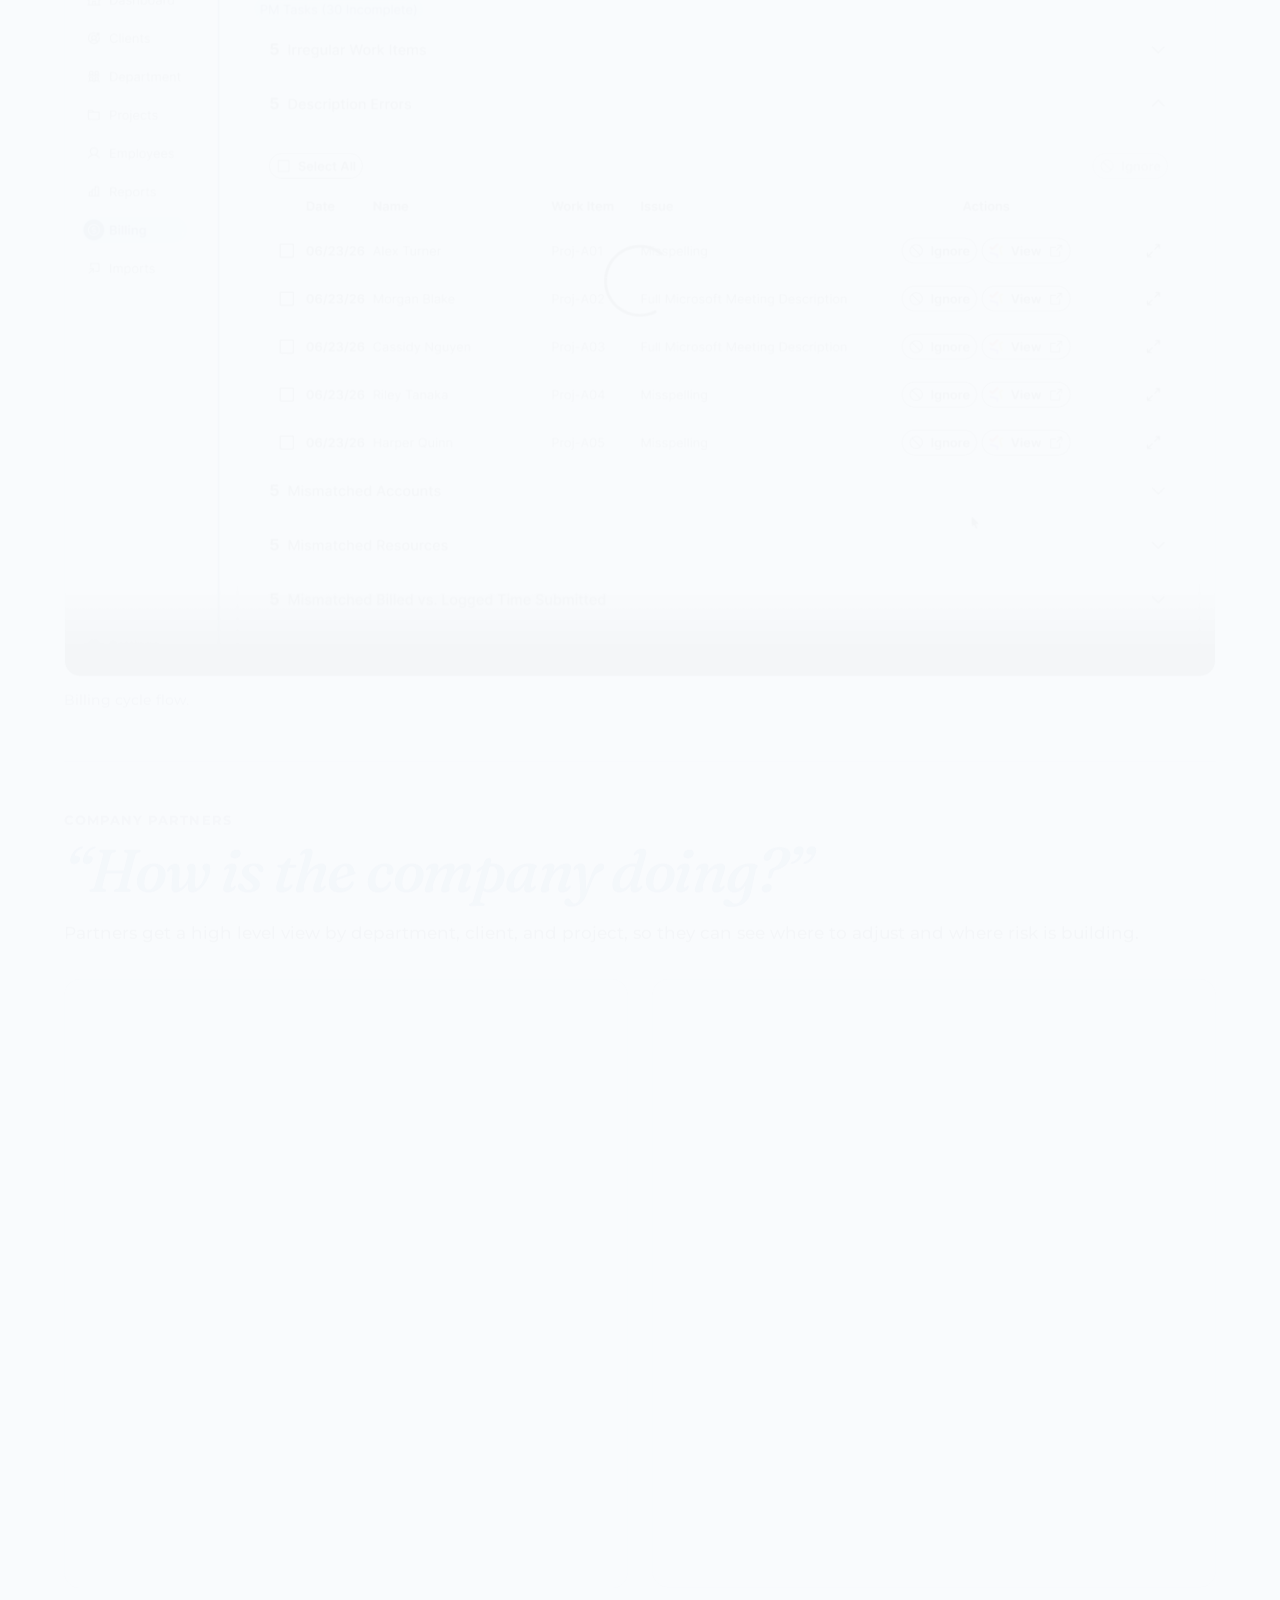
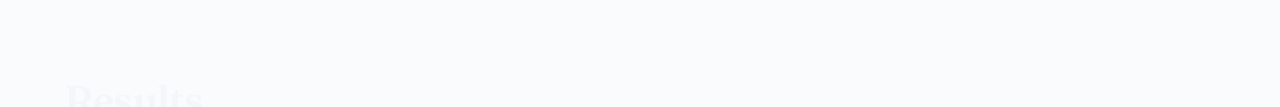
<file: projects/zookeeper/index.html>
<!doctype html>
<html lang="en">
<head>
  <meta charset="utf-8">
  <title>Redirecting</title>
  <meta name="robots" content="noindex">
  <link rel="canonical" href="https://www.stasi.page/work/zookeeper/">
  <meta http-equiv="refresh" content="0; url=../../work/zookeeper/">
</head>
<body>
  <p>This page has moved. <a href="../../work/zookeeper/">Go to the new page</a>.</p>
</body>
</html>
</file>
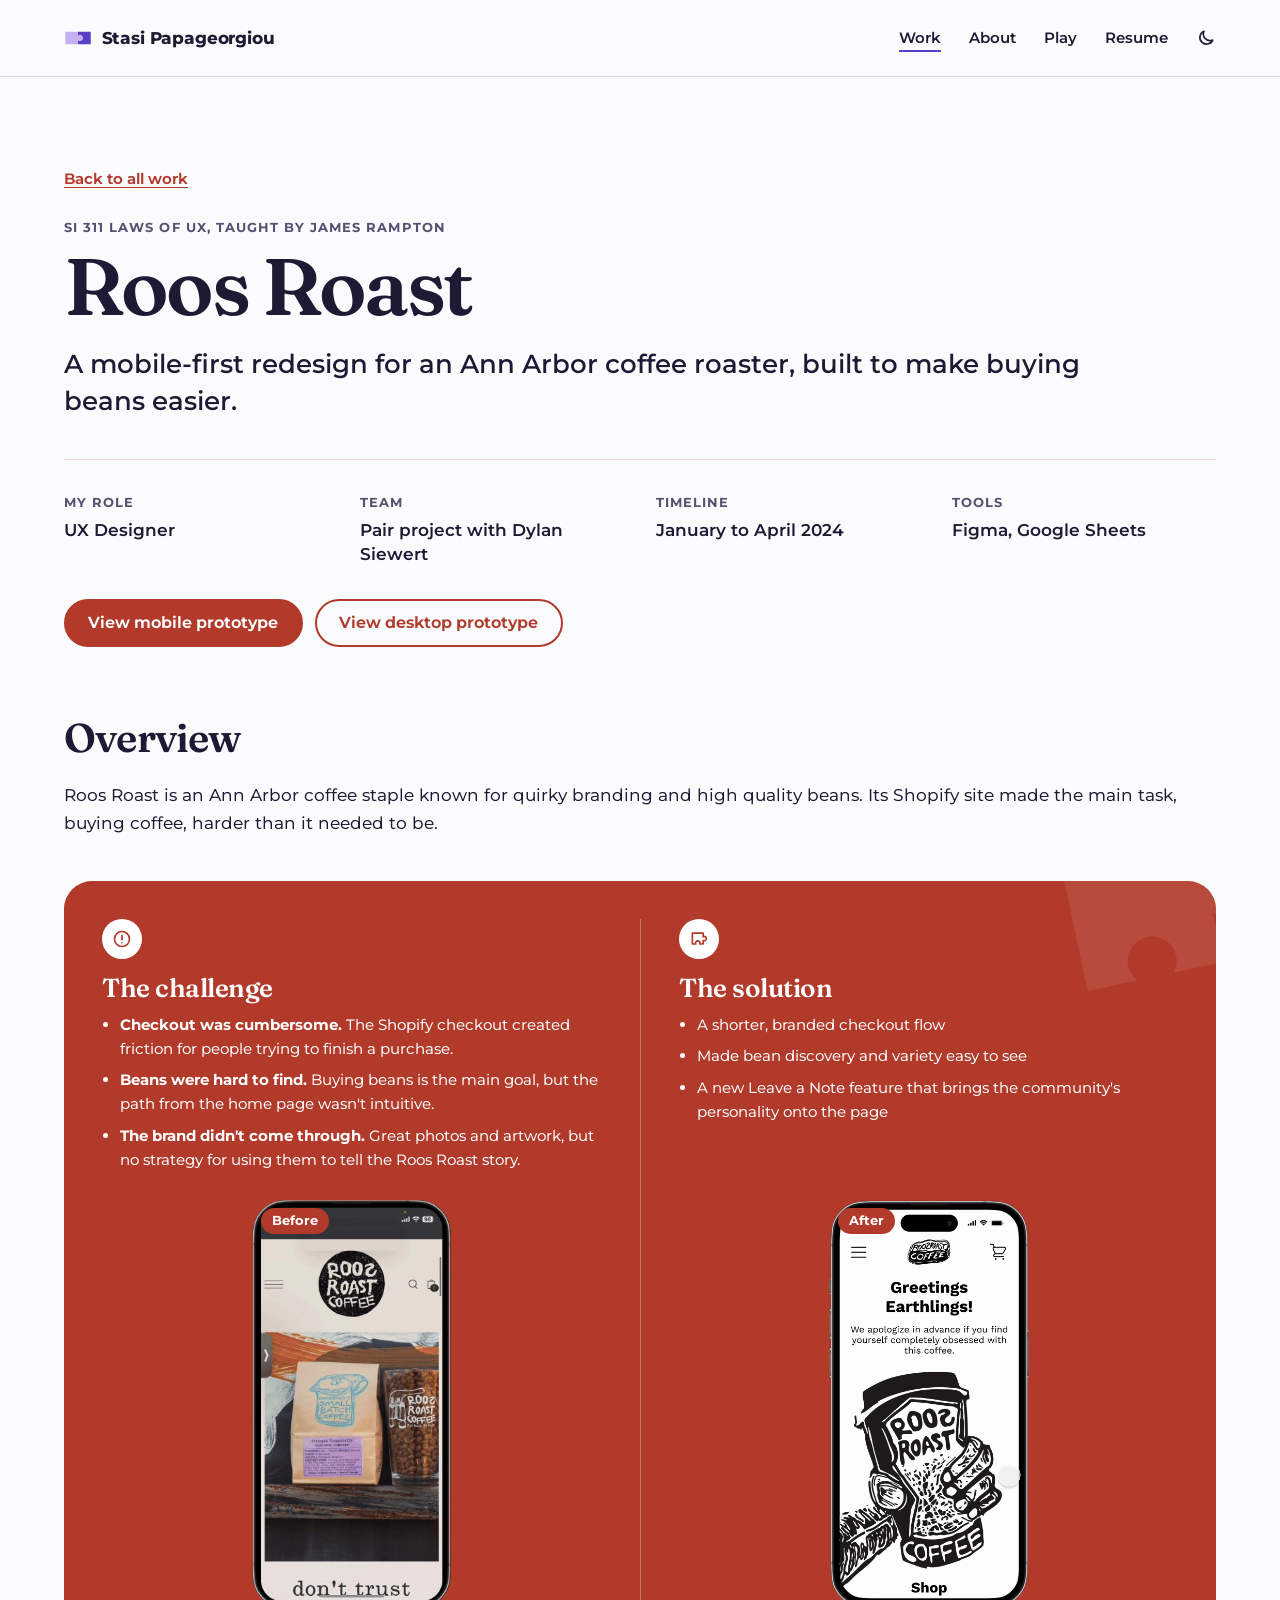
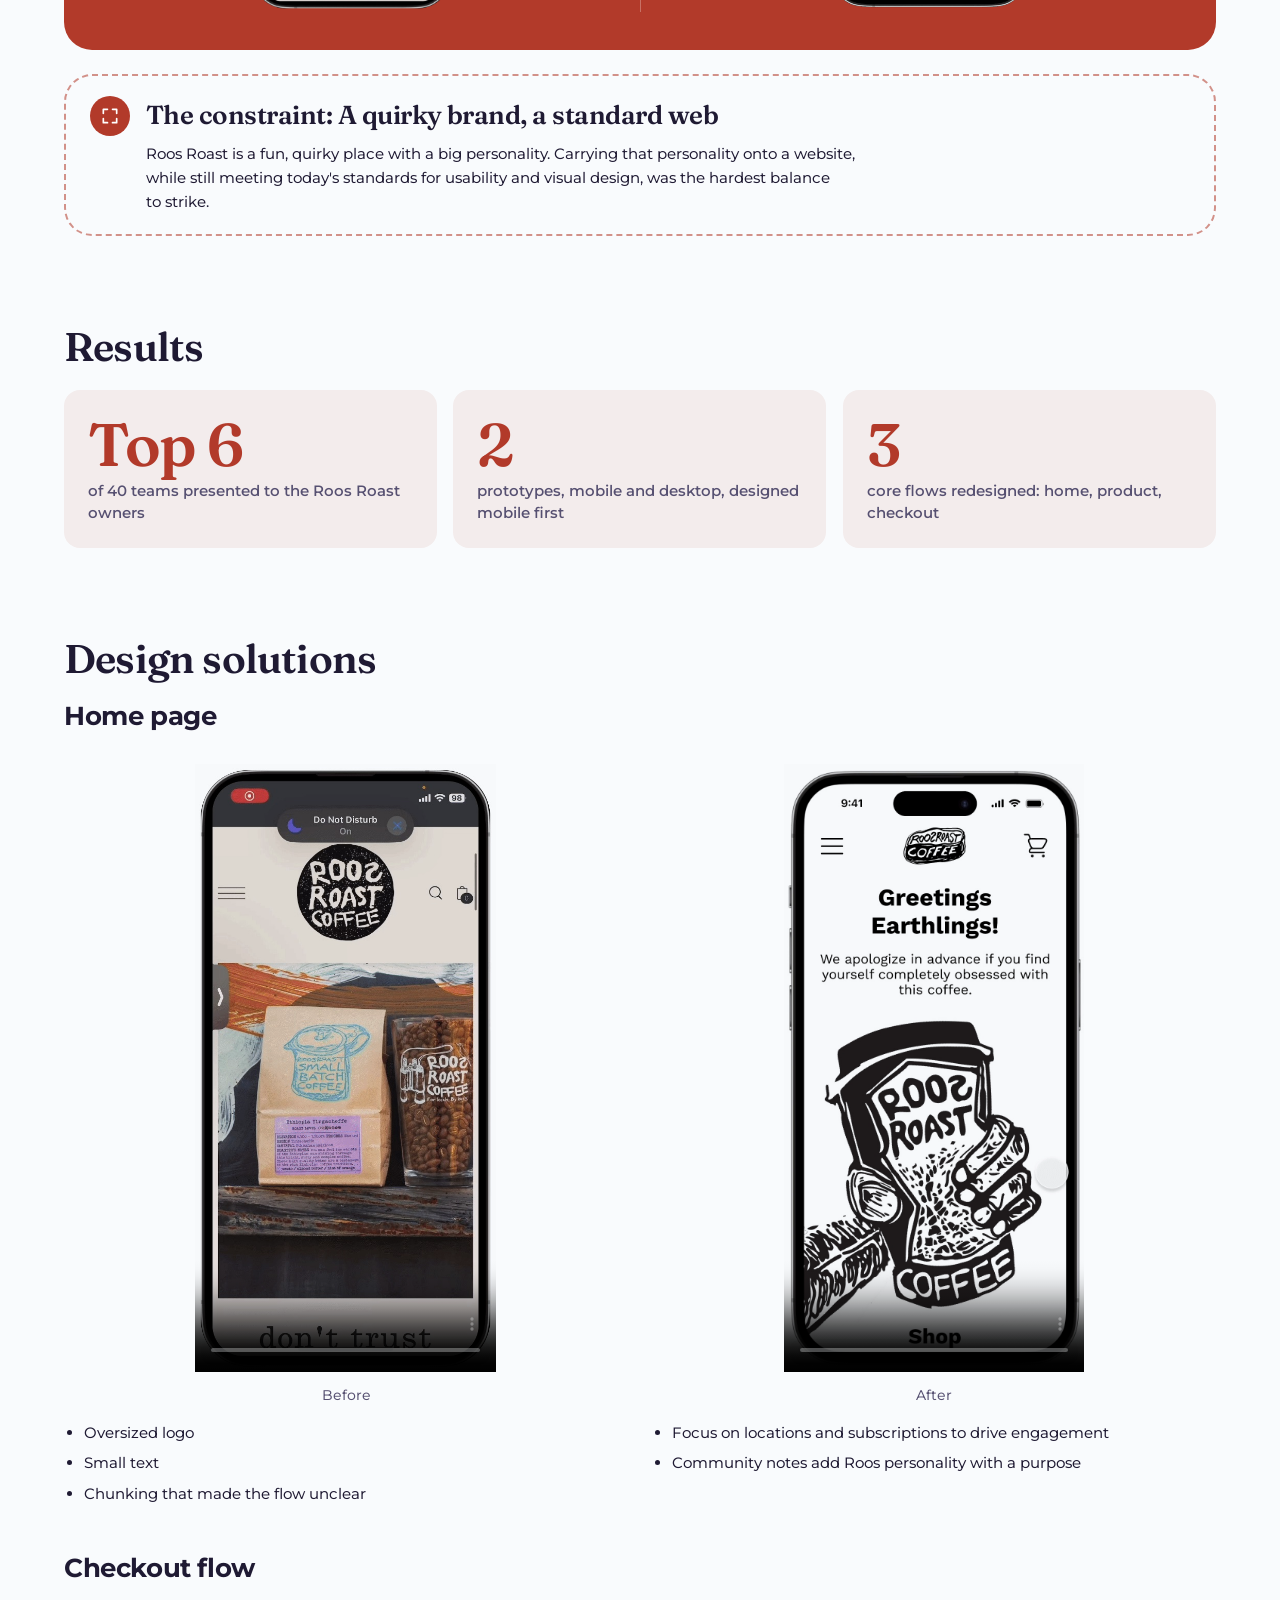
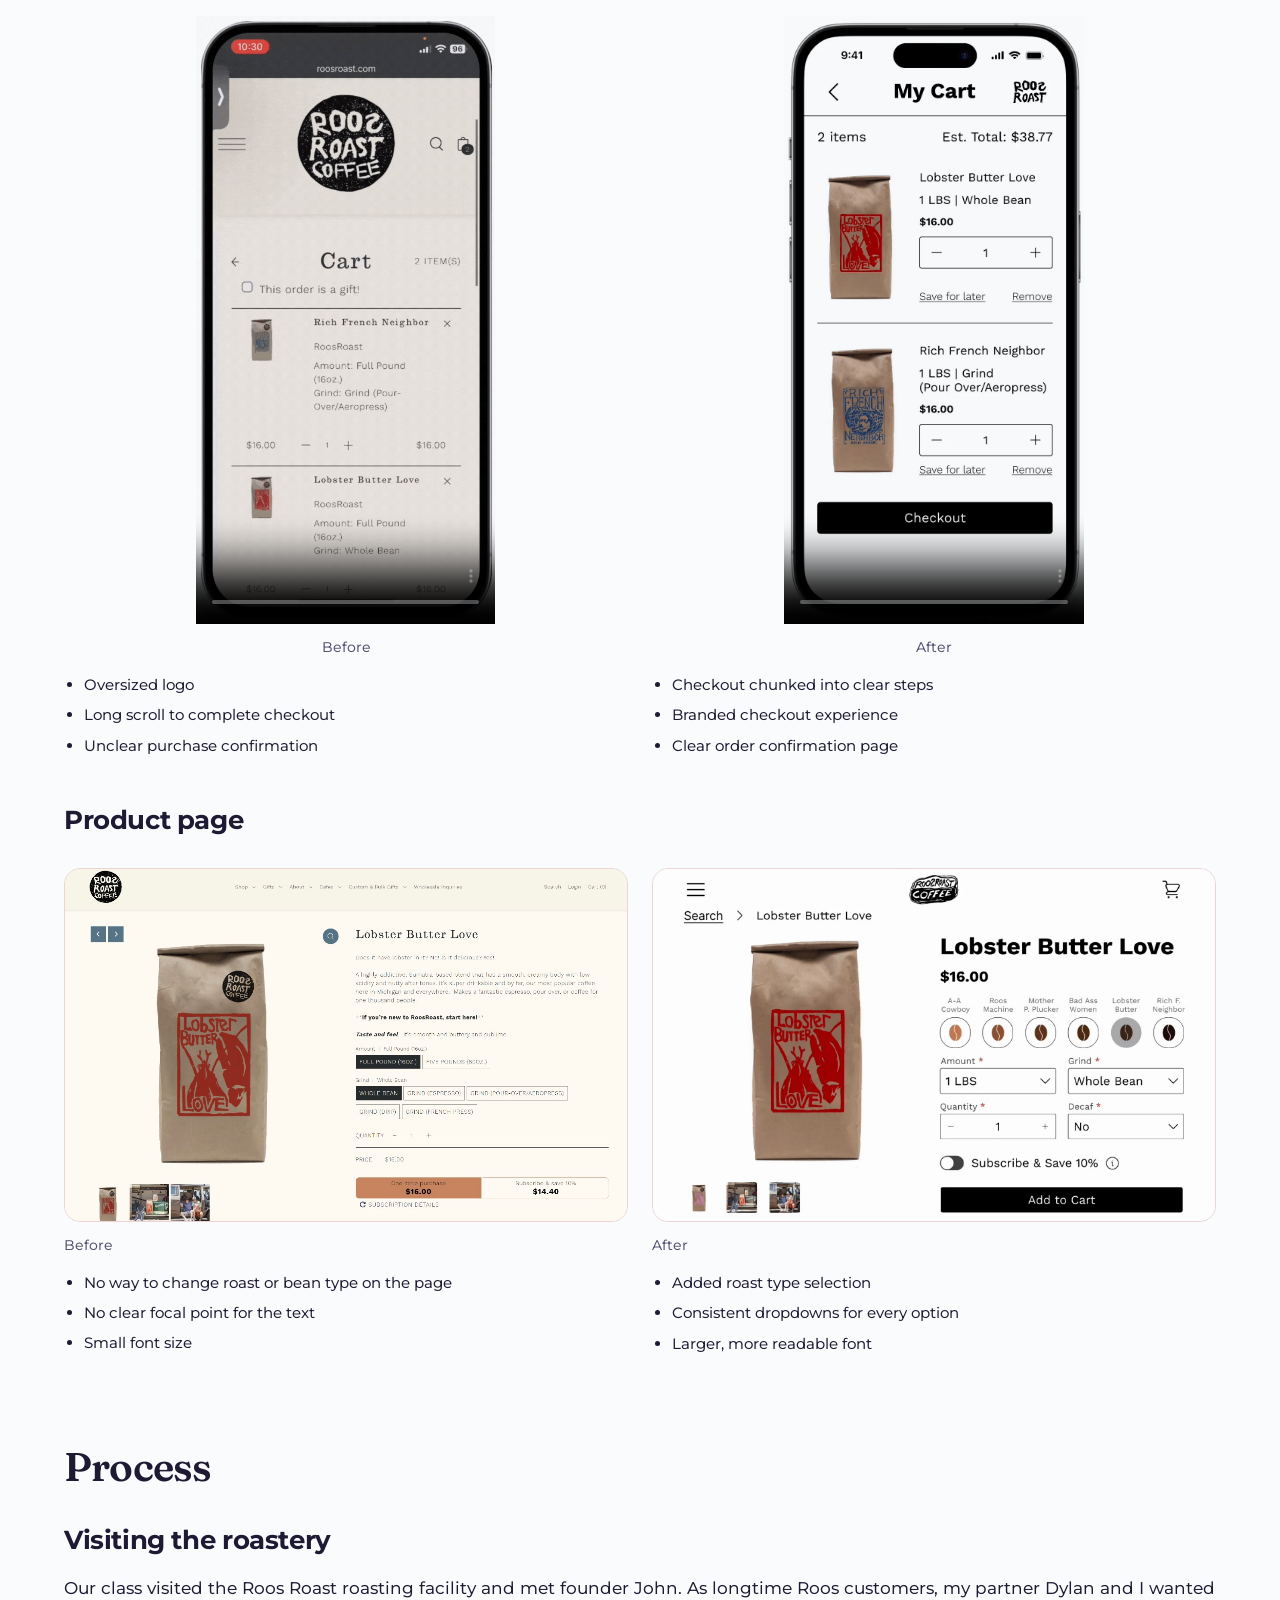
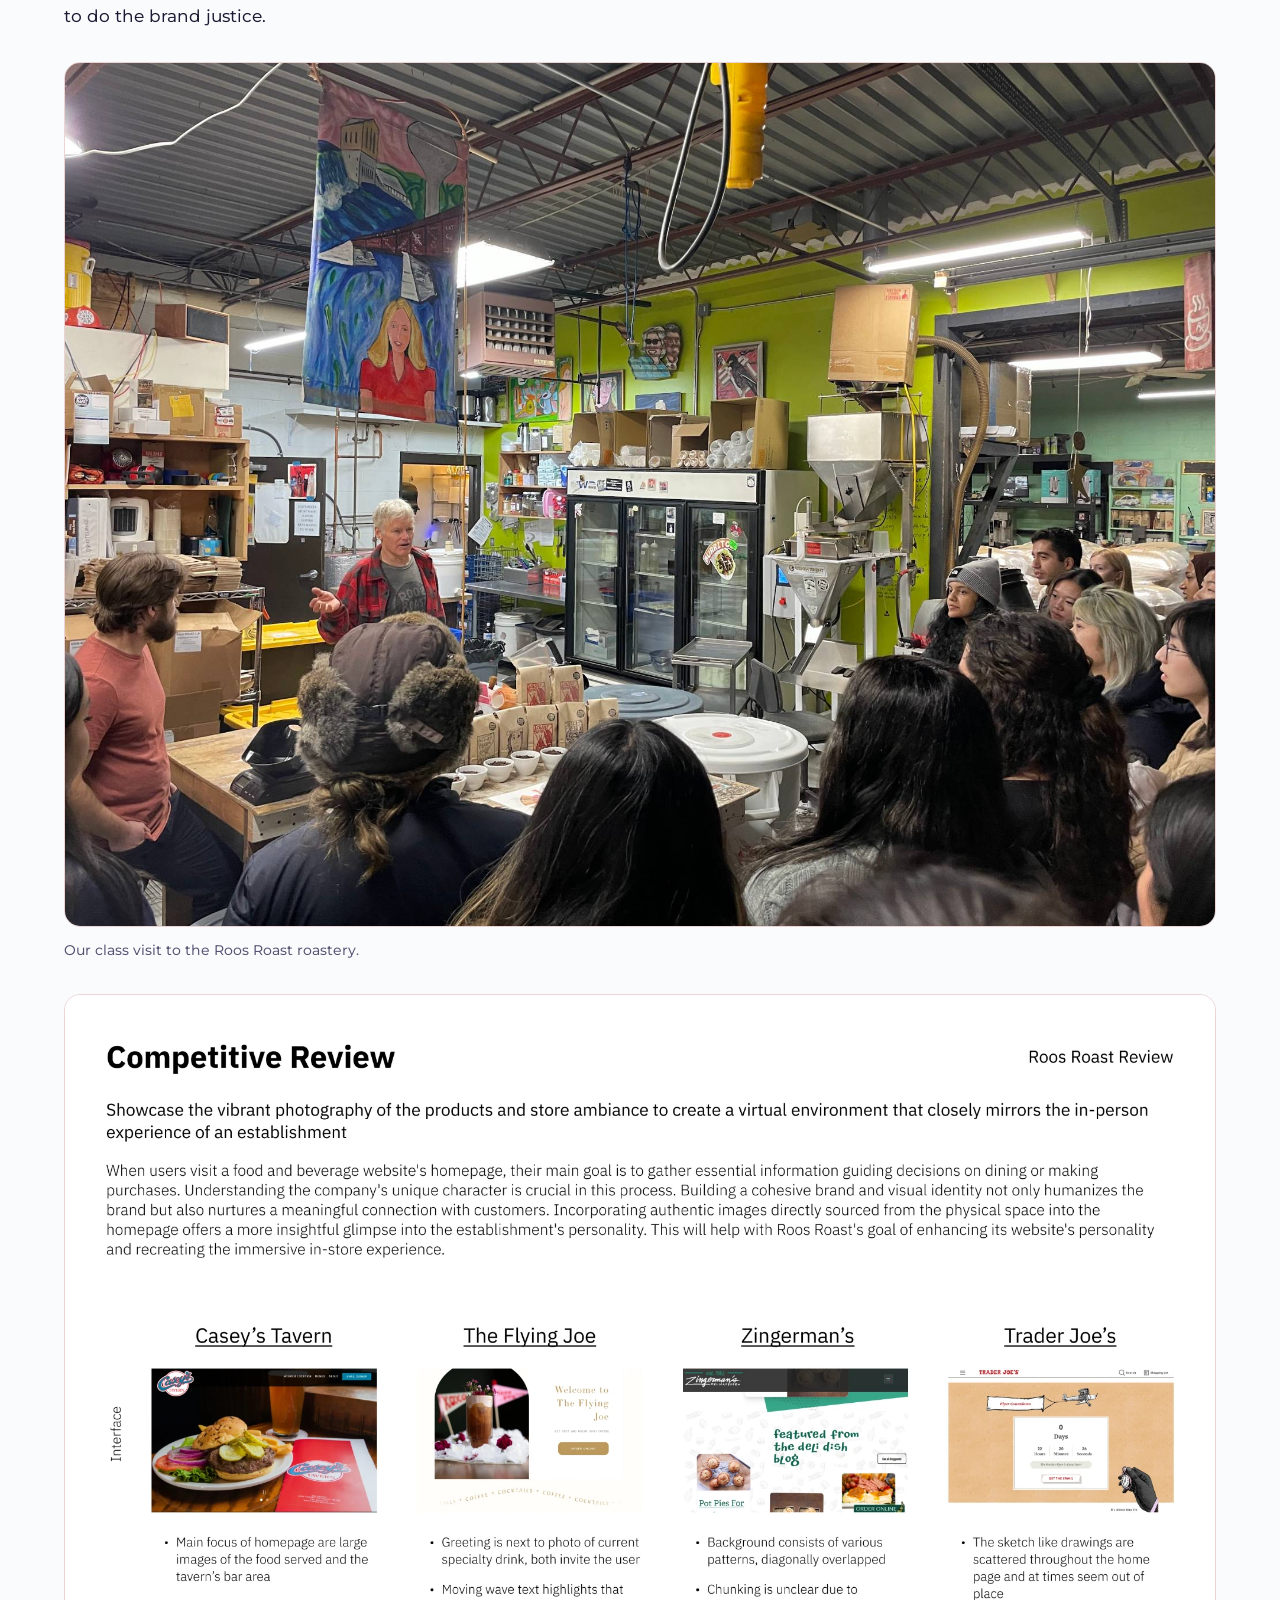
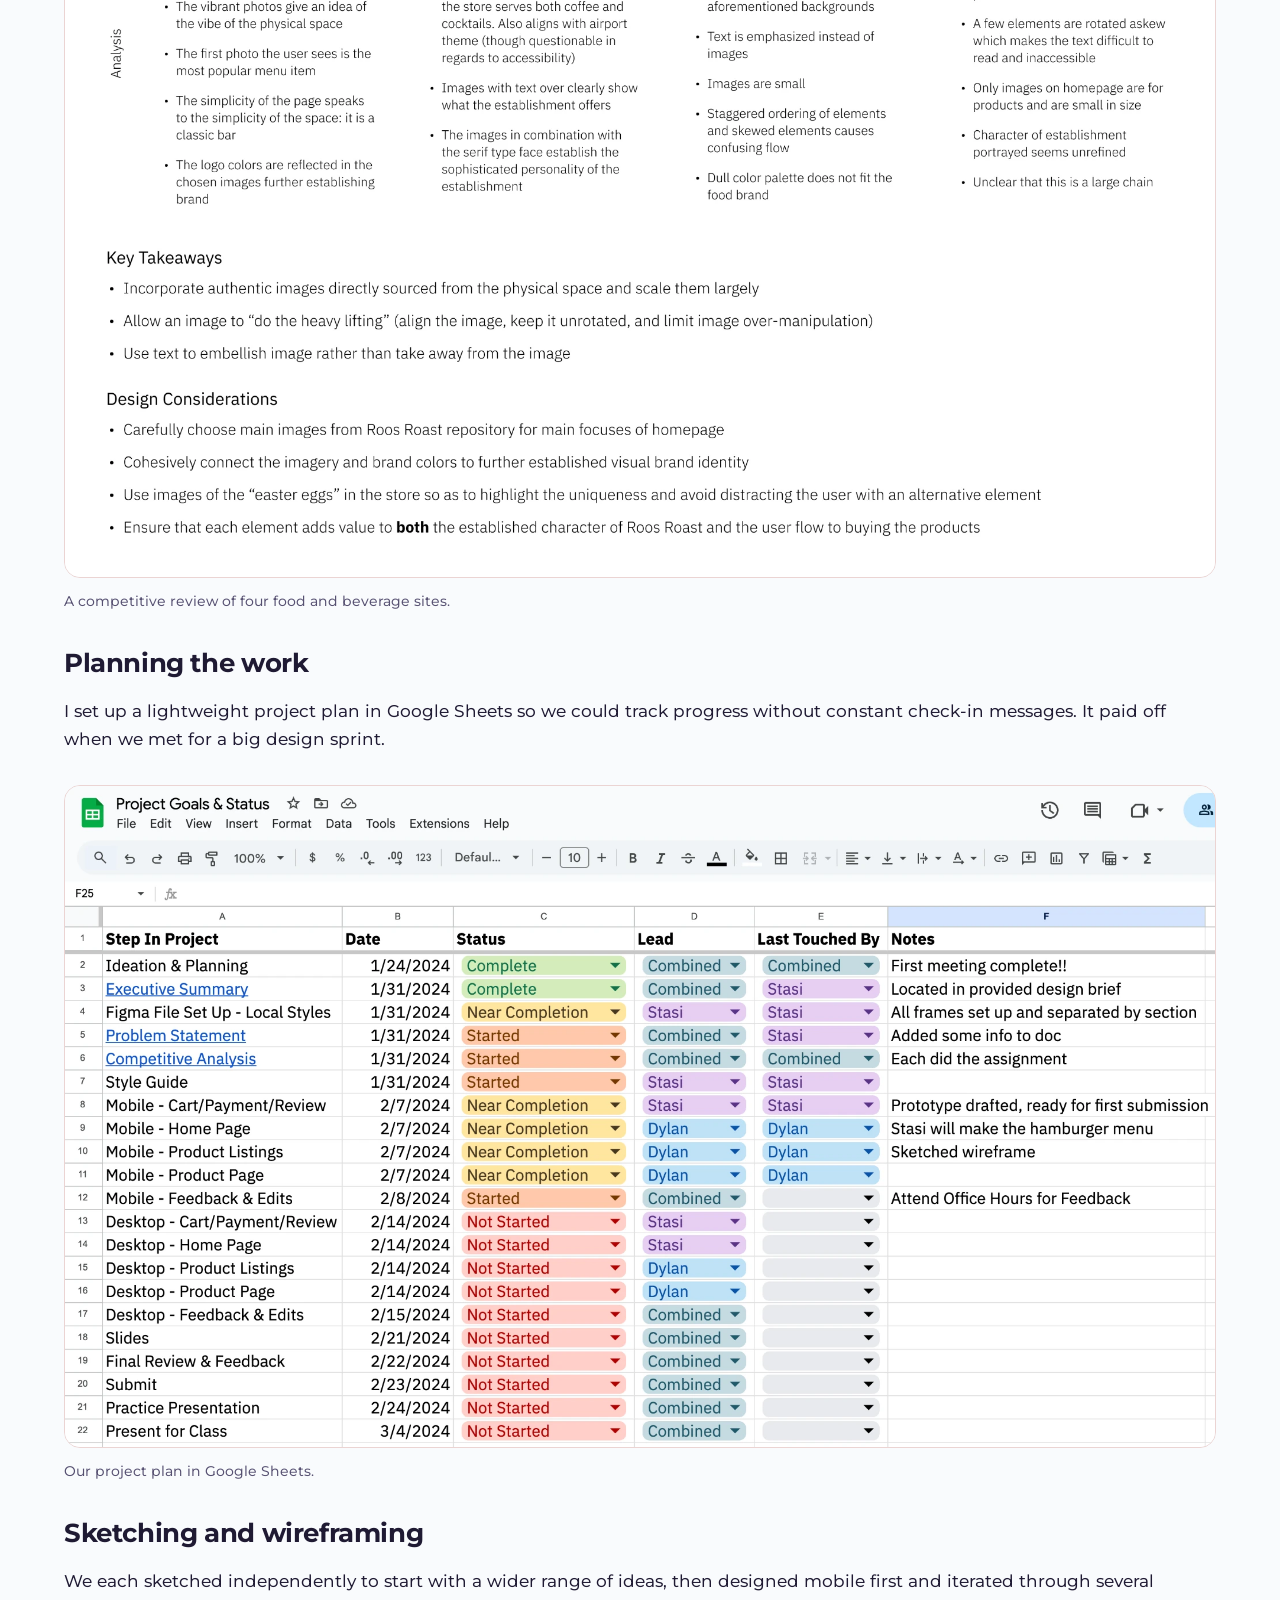
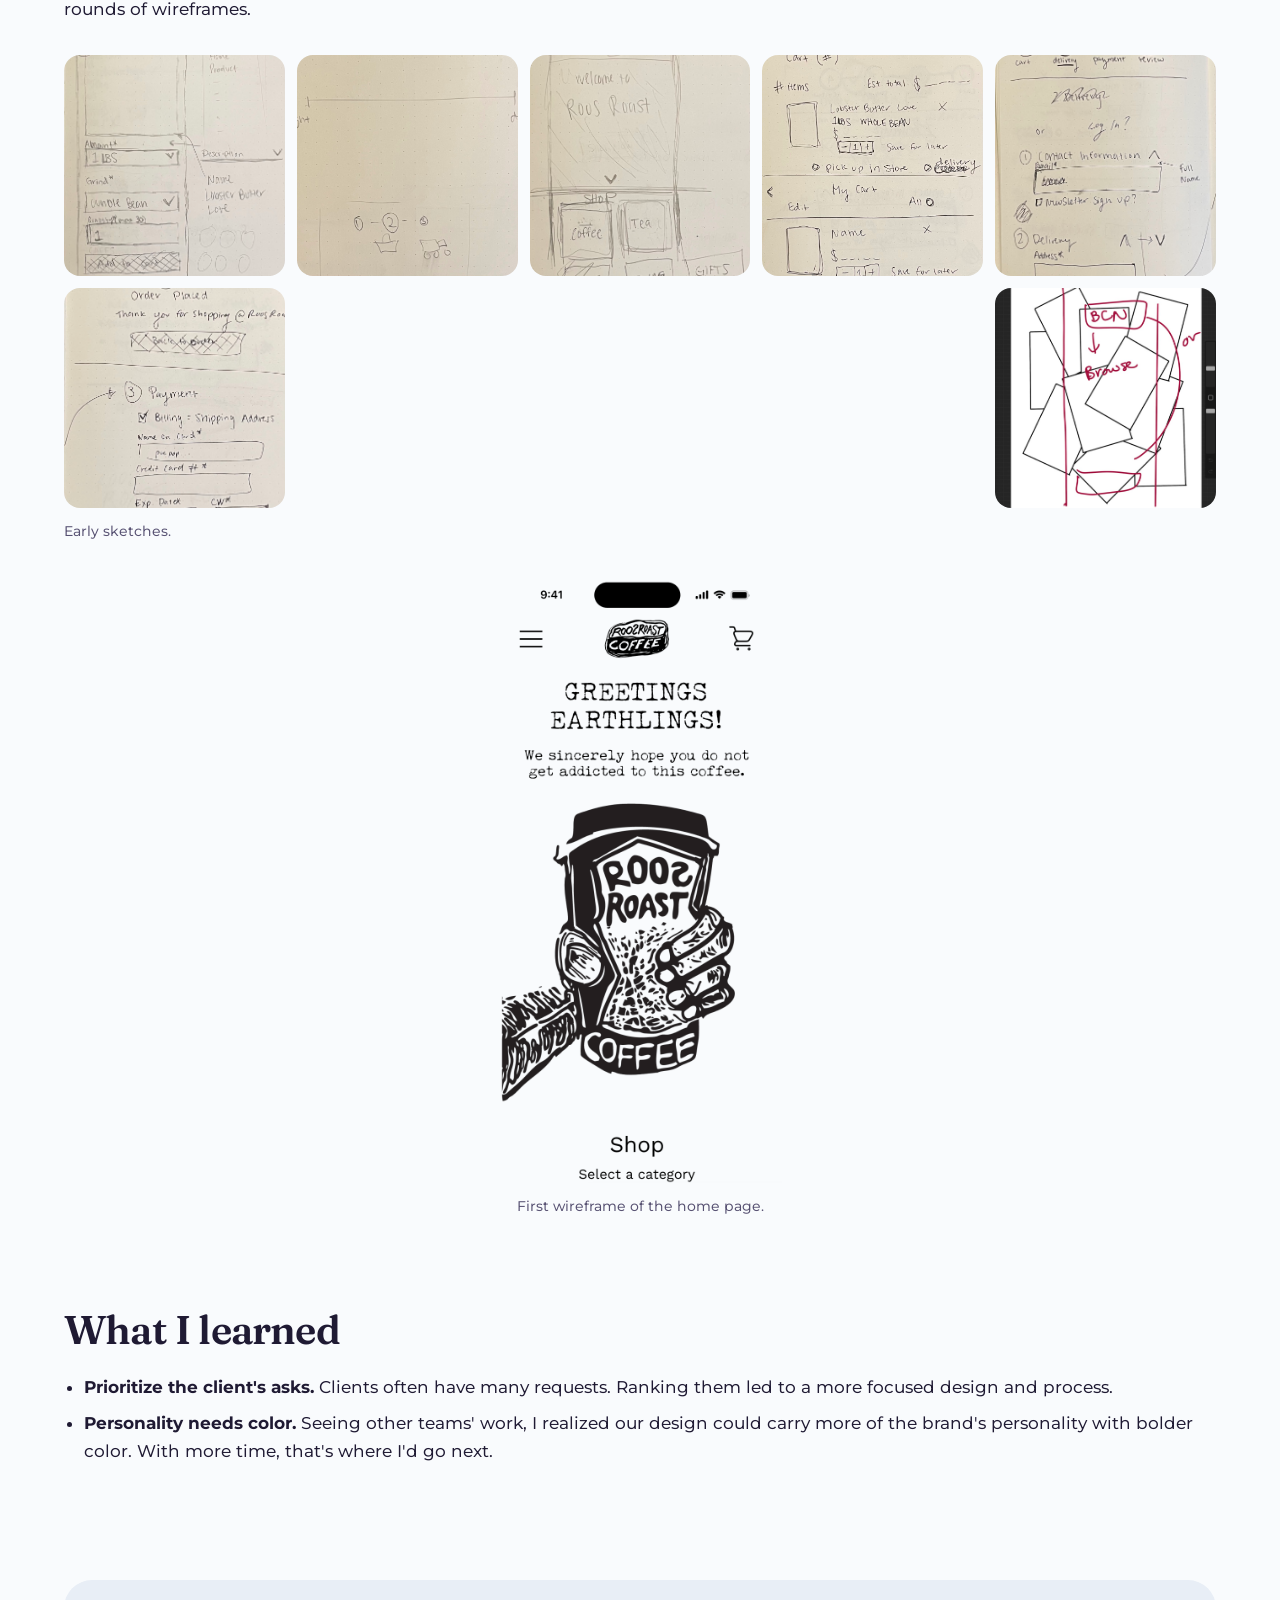
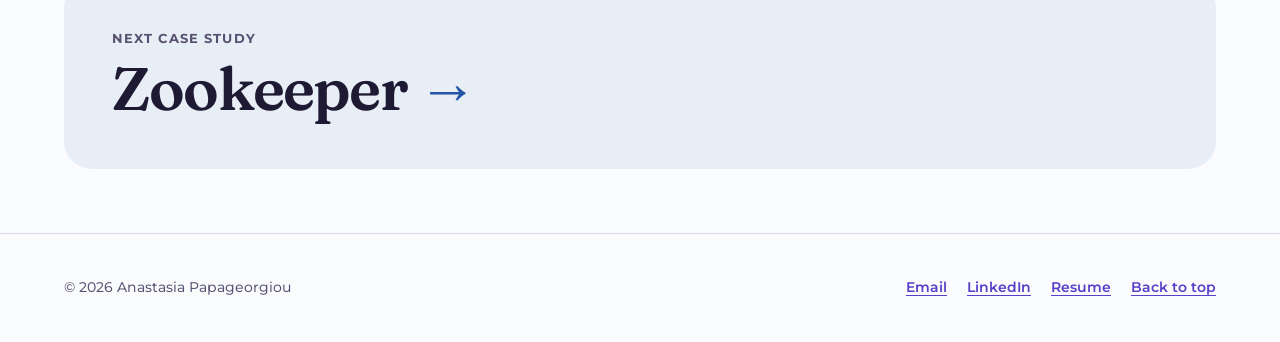
<file: work/roos-roast/index.html>
<!doctype html>
<html lang="en">
<head>
  <meta charset="utf-8">
  <meta name="viewport" content="width=device-width, initial-scale=1">
  <title>Roos Roast case study | Stasi Papageorgiou</title>
  <meta name="description" content="A mobile-first website redesign for Ann Arbor coffee roaster Roos Roast, focused on checkout, subscriptions, and brand storytelling.">
  <link rel="canonical" href="https://www.stasi.page/work/roos-roast/">
  <meta property="og:type" content="website">
  <meta property="og:site_name" content="Stasi Papageorgiou">
  <meta property="og:title" content="Roos Roast case study | Stasi Papageorgiou">
  <meta property="og:description" content="A mobile-first website redesign for Ann Arbor coffee roaster Roos Roast, focused on checkout, subscriptions, and brand storytelling.">
  <meta property="og:url" content="https://www.stasi.page/work/roos-roast/">
  <meta property="og:image" content="https://www.stasi.page/assets/images/og-image.png">
  <meta property="og:image:alt" content="Stasi Papageorgiou, product designer">
  <meta name="twitter:card" content="summary_large_image">
  <meta name="theme-color" content="#f9fbfd" media="(prefers-color-scheme: light)">
  <meta name="theme-color" content="#14111d" media="(prefers-color-scheme: dark)">
  <link rel="icon" href="../../assets/favicon.svg" type="image/svg+xml">
  <link rel="apple-touch-icon" href="../../assets/apple-touch-icon.png">
  <link rel="preload" href="../../assets/fonts/montserrat-latin-wght-normal.woff2" as="font" type="font/woff2" crossorigin>
  <link rel="preload" href="../../assets/fonts/fraunces-latin-wght-normal.woff2" as="font" type="font/woff2" crossorigin>
  <link rel="stylesheet" href="../../assets/css/styles.css">
  <script src="../../assets/js/theme.js"></script>
  <script src="../../assets/js/main.js" defer></script>
</head>
<body>
  <a class="skip-link" href="#main">Skip to main content</a>

  <header class="site-header" id="top">
    <div class="container">
      <a class="wordmark" href="../../">
        <svg viewBox="0 0 22 18" aria-hidden="true" focusable="false"><path class="mark-1" d="M1 4 L11 4 L11 7.1 A2.4 2.4 0 1 1 11 10.9 L11 14 L1 14 Z"/><path class="mark-2" d="M11 4 L21 4 L21 14 L11 14 L11 10.9 A2.4 2.4 0 1 0 11 7.1 Z"/></svg>
        <span>Stasi Papageorgiou<span class="visually-hidden">, home</span></span>
      </a>
      <nav class="site-nav" aria-label="Main">
        <ul>
          <li><a href="../../#work" aria-current="page">Work</a></li>
          <li><a href="../../about/">About</a></li>
          <li><a href="../../play/">Play</a></li>
          <li><a href="https://drive.google.com/file/d/1NuxitC88hY9u8MUWeZoYY8BVDsDRmi2i/view?usp=sharing">Resume</a></li>
        </ul>
      </nav>
    </div>
  </header>

  <main id="main" data-project="roos-roast">
    <div class="container">
      <header class="page-head">
        <a class="back-link" href="../../#work">Back to all work</a>
        <p class="eyebrow">SI 311 Laws of UX, taught by James Rampton</p>
        <h1>Roos Roast</h1>
        <p class="lead">A mobile-first redesign for an Ann Arbor coffee roaster, built to make buying beans easier.</p>
        <dl class="meta">
          <div><dt>My role</dt><dd>UX Designer</dd></div>
          <div><dt>Team</dt><dd>Pair project with Dylan Siewert</dd></div>
          <div><dt>Timeline</dt><dd>January to April 2024</dd></div>
          <div><dt>Tools</dt><dd>Figma, Google Sheets</dd></div>
        </dl>
        <div class="button-row">
          <a class="button" href="https://www.figma.com/proto/dugD2fm1q1B9OzEYK9SWVb/Roos-Roast-Design-%28Public%29?page-id=491%3A1255&amp;node-id=491-2175&amp;p=f&amp;scaling=contain&amp;starting-point-node-id=491%3A2175">View mobile prototype</a>
          <a class="button button--ghost" href="https://www.figma.com/proto/dugD2fm1q1B9OzEYK9SWVb/Roos-Roast-Design-%28Public%29?page-id=4539%3A1593&amp;node-id=4539-2070&amp;scaling=scale-down&amp;content-scaling=fixed&amp;starting-point-node-id=4539%3A2070">View desktop prototype</a>
        </div>
      </header>

      <section class="case-section" aria-labelledby="overview">
        <h2 id="overview">Overview</h2>
        <div class="prose">
          <p>Roos Roast is an Ann Arbor coffee staple known for quirky branding and high quality beans. Its Shopify site made the main task, buying coffee, harder than it needed to be.</p>
        </div>
      </section>

      <section class="case-section" aria-labelledby="brief">
        <h2 id="brief" class="visually-hidden">The challenge and the solution</h2>
        <div class="brief">
          <div class="brief__item">
            <span class="brief__icon" aria-hidden="true"><svg viewBox="0 0 24 24"><path d="M12 3a9 9 0 1 0 0 18 9 9 0 0 0 0-18zM12 7.5v5.5M12 16.5v.01"/></svg></span>
            <h3>The challenge</h3>
            <ul class="brief__list">
            <li><strong>Checkout was cumbersome.</strong> The Shopify checkout created friction for people trying to finish a purchase.</li>
            <li><strong>Beans were hard to find.</strong> Buying beans is the main goal, but the path from the home page wasn't intuitive.</li>
            <li><strong>The brand didn't come through.</strong> Great photos and artwork, but no strategy for using them to tell the Roos Roast story.</li>
            </ul>
            <figure class="brief__figure brief__figure--phone">
              <img src="../../assets/images/roos-roast/before.png" alt="The original Roos Roast home page on a phone: a large circular logo above a product photo, with small type" width="586" height="1182" loading="lazy" decoding="async">
              <figcaption>Before</figcaption>
            </figure>
          </div>
          <div class="brief__item">
            <span class="brief__icon" aria-hidden="true"><svg viewBox="0 0 24 24"><path d="M4 5h13v4.2a2.6 2.6 0 1 1 0 4.6V18h-4.2a2.6 2.6 0 1 0-4.6 0H4z"/></svg></span>
            <h3>The solution</h3>
            <ul class="brief__list">
            <li>A shorter, branded checkout flow</li>
            <li>Made bean discovery and variety easy to see</li>
            <li>A new Leave a Note feature that brings the community's personality onto the page</li>
            </ul>
            <figure class="brief__figure brief__figure--phone">
              <img src="../../assets/images/roos-roast/after.png" alt="The redesigned Roos Roast home page on a phone: a compact logo, a Greetings Earthlings welcome, and the hand-drawn coffee cup illustration" width="794" height="1610" loading="lazy" decoding="async">
              <figcaption>After</figcaption>
            </figure>
          </div>
        </div>
        <div class="constraint">
          <span class="constraint__icon" aria-hidden="true"><svg viewBox="0 0 24 24"><path d="M4 9V4h5M15 4h5v5M20 15v5h-5M9 20H4v-5"/></svg></span>
          <div>
            <div class="constraint__head">
              <h3>The constraint: A quirky brand, a standard web</h3>
            </div>
            <p>Roos Roast is a fun, quirky place with a big personality. Carrying that personality onto a website, while still meeting today's standards for usability and visual design, was the hardest balance to strike.</p>
          </div>
        </div>
      </section>

      <section class="case-section" aria-labelledby="results">
        <h2 id="results">Results</h2>
        <ul class="stats">
          <li><span class="num">Top 6</span><span class="label">of 40 teams presented to the Roos Roast owners</span></li>
          <li><span class="num">2</span><span class="label">prototypes, mobile and desktop, designed mobile first</span></li>
          <li><span class="num">3</span><span class="label">core flows redesigned: home, product, checkout</span></li>
        </ul>
      </section>

      <section class="case-section" aria-labelledby="solutions">
        <h2 id="solutions">Design solutions</h2>
        
        <h3 class="compare-title">Home page</h3>
        <div class="compare">
          <div>
            <figure class="figure figure--phone">
          <video src="../../assets/images/roos-roast/home-before.mp4" poster="../../assets/images/roos-roast/home-before-poster.jpg" width="586" height="1182" muted loop playsinline controls preload="none" data-autoplay aria-label="Screen recording scrolling the original Roos Roast home page on a phone"></video>
          <figcaption>Before</figcaption>
        </figure>
            <ul><li>Oversized logo</li><li>Small text</li><li>Chunking that made the flow unclear</li></ul>
          </div>
          <div>
            <figure class="figure figure--phone">
          <video src="../../assets/images/roos-roast/home-after.mp4" poster="../../assets/images/roos-roast/home-after-poster.jpg" width="794" height="1610" muted loop playsinline controls preload="none" data-autoplay aria-label="Screen recording scrolling the redesigned Roos Roast home page on a phone"></video>
          <figcaption>After</figcaption>
        </figure>
            <ul><li>Focus on locations and subscriptions to drive engagement</li><li>Community notes add Roos personality with a purpose</li></ul>
          </div>
        </div>
        
        <h3 class="compare-title">Checkout flow</h3>
        <div class="compare">
          <div>
            <figure class="figure figure--phone">
          <video src="../../assets/images/roos-roast/checkout-before.mp4" poster="../../assets/images/roos-roast/checkout-before-poster.jpg" width="558" height="1134" muted loop playsinline controls preload="none" data-autoplay aria-label="Screen recording of the original Roos Roast checkout on a phone"></video>
          <figcaption>Before</figcaption>
        </figure>
            <ul><li>Oversized logo</li><li>Long scroll to complete checkout</li><li>Unclear purchase confirmation</li></ul>
          </div>
          <div>
            <figure class="figure figure--phone">
          <video src="../../assets/images/roos-roast/checkout-after.mp4" poster="../../assets/images/roos-roast/checkout-after-poster.jpg" width="794" height="1610" muted loop playsinline controls preload="none" data-autoplay aria-label="Screen recording of the redesigned Roos Roast cart and checkout on a phone"></video>
          <figcaption>After</figcaption>
        </figure>
            <ul><li>Checkout chunked into clear steps</li><li>Branded checkout experience</li><li>Clear order confirmation page</li></ul>
          </div>
        </div>
        
        <h3 class="compare-title">Product page</h3>
        <div class="compare">
          <div>
            <figure class="figure">
          <img src="../../assets/images/roos-roast/product-before.jpg" alt="The original Lobster Butter Love product page on desktop, with small type and amount and grind options as rows of buttons" width="1096" height="686" loading="lazy" decoding="async">
          <figcaption>Before</figcaption>
        </figure>
            <ul><li>No way to change roast or bean type on the page</li><li>No clear focal point for the text</li><li>Small font size</li></ul>
          </div>
          <div>
            <figure class="figure">
          <img src="../../assets/images/roos-roast/product-after.jpg" alt="The redesigned Lobster Butter Love product page on desktop: roast choices shown as six bean icons, dropdowns for amount, grind, and decaf, a quantity stepper, a subscribe and save toggle, and an Add to Cart button" width="1676" height="1050" loading="lazy" decoding="async">
          <figcaption>After</figcaption>
        </figure>
            <ul><li>Added roast type selection</li><li>Consistent dropdowns for every option</li><li>Larger, more readable font</li></ul>
          </div>
        </div>
      </section>

      <section class="case-section" aria-labelledby="process">
        <h2 id="process">Process</h2>
        <div class="prose">
          <h3>Visiting the roastery</h3>
          <p>Our class visited the Roos Roast roasting facility and met founder John. As longtime Roos customers, my partner Dylan and I wanted to do the brand justice.</p>
        </div>
        <figure class="figure">
          <img src="../../assets/images/roos-roast/visit.jpg" alt="Founder John talking to our class inside the Roos Roast roastery, surrounded by bags of coffee, a bean scale, and colorful painted walls" width="2000" height="1500" loading="lazy" decoding="async">
          <figcaption>Our class visit to the Roos Roast roastery.</figcaption>
        </figure>
        <figure class="figure">
          <img src="../../assets/images/roos-roast/competitive-review.webp" alt="Competitive review of four food and beverage home pages: Casey's Tavern, The Flying Joe, Zingerman's, and Trader Joe's, with analysis, key takeaways, and design considerations" width="1945" height="2000" loading="lazy" decoding="async">
          <figcaption>A competitive review of four food and beverage sites.</figcaption>
        </figure>
        <div class="prose">
          <h3>Planning the work</h3>
          <p>I set up a lightweight project plan in Google Sheets so we could track progress without constant check-in messages. It paid off when we met for a big design sprint.</p>
        </div>
        <figure class="figure">
          <img src="../../assets/images/roos-roast/project-plan.webp" alt="Google Sheets project plan listing each step with its date, status, lead, and notes" width="2000" height="1150" loading="lazy" decoding="async">
          <figcaption>Our project plan in Google Sheets.</figcaption>
        </figure>
        <div class="prose">
          <h3>Sketching and wireframing</h3>
          <p>We each sketched independently to start with a wider range of ideas, then designed mobile first and iterated through several rounds of wireframes.</p>
        </div>
        <figure class="figure figure--bare">
          <div class="sketch-grid">
            <img src="../../assets/images/roos-roast/sketches/sketch-1.jpg" alt="Pencil sketch of the mobile product page with roast, grind, and quantity fields" width="918" height="1400" loading="lazy" decoding="async">
            <img src="../../assets/images/roos-roast/sketches/sketch-2.jpg" alt="Pencil sketch of a light-to-dark roast scale with quantity and cart icons" width="1400" height="1167" loading="lazy" decoding="async">
            <img src="../../assets/images/roos-roast/sketches/sketch-3.jpg" alt="Pencil sketch of the mobile home page: a Welcome to Roos Roast banner above shop categories for coffee, tea, swag, and gifts" width="1029" height="1400" loading="lazy" decoding="async">
            <img src="../../assets/images/roos-roast/sketches/sketch-4.jpg" alt="Pencil sketch of two cart layouts, with item quantity, save for later, and pick up in store or delivery options" width="1286" height="1400" loading="lazy" decoding="async">
            <img src="../../assets/images/roos-roast/sketches/sketch-5.jpg" alt="Pencil sketch of a step-by-step checkout flow: cart, delivery, payment, and review, starting with contact information" width="948" height="1400" loading="lazy" decoding="async">
            <img src="../../assets/images/roos-roast/sketches/sketch-6.jpg" alt="Pencil sketch of the payment step and an Order Placed confirmation screen" width="906" height="1400" loading="lazy" decoding="async">
            <img src="../../assets/images/roos-roast/sketches/sketch-7.jpg" alt="Pencil sketch of a coffee subscription product page with a roast dropdown and add to cart button" width="907" height="1400" loading="lazy" decoding="async">
            <img src="../../assets/images/roos-roast/sketches/sketch-8.jpg" alt="Pencil sketch of the mobile menu with search and Shop, Cafes, About, Wholesale, and Contact Us sections" width="1034" height="1400" loading="lazy" decoding="async">
            <img src="../../assets/images/roos-roast/sketches/sketch-9.jpg" alt="Pencil sketch of the navigation menu grouped into Shop, Cafes, About, and Wholesale" width="1400" height="1022" loading="lazy" decoding="async">
            <img src="../../assets/images/roos-roast/sketches/sketch-cards.jpg" alt="Digital sketch of a browse page made of overlapping, tilted photo cards" width="977" height="1400" loading="lazy" decoding="async">
          </div>
          <figcaption>Early sketches.</figcaption>
        </figure>
        <figure class="figure figure--phone">
          <img src="../../assets/images/roos-roast/first-wireframe.png" alt="First grayscale wireframe of the mobile home page, with a Greetings Earthlings welcome and the coffee cup illustration" width="674" height="1444" loading="lazy" decoding="async">
          <figcaption>First wireframe of the home page.</figcaption>
        </figure>
      </section>

      <section class="case-section" aria-labelledby="learnings">
        <h2 id="learnings">What I learned</h2>
        <div class="prose">
          <ul>
            <li><strong>Prioritize the client's asks.</strong> Clients often have many requests. Ranking them led to a more focused design and process.</li>
            <li><strong>Personality needs color.</strong> Seeing other teams' work, I realized our design could carry more of the brand's personality with bolder color. With more time, that's where I'd go next.</li>
          </ul>
        </div>
      </section>

      <a class="next" data-project="zookeeper" href="../../work/zookeeper/">
        <p class="eyebrow">Next case study</p>
        <strong>Zookeeper</strong>
      </a>
    </div>
  </main>

  <footer class="site-footer">
    <div class="container">
      <p>&copy; <span data-year>2026</span> Anastasia Papageorgiou</p>
      <ul>
        <li><a href="mailto:stasi.papageorgiou@gmail.com">Email</a></li>
        <li><a href="https://www.linkedin.com/in/papageorgiou-anastasia">LinkedIn</a></li>
        <li><a href="https://drive.google.com/file/d/1NuxitC88hY9u8MUWeZoYY8BVDsDRmi2i/view?usp=sharing">Resume</a></li>
        <li><a href="#top">Back to top</a></li>
      </ul>
    </div>
  </footer>
</body>
</html>
</file>
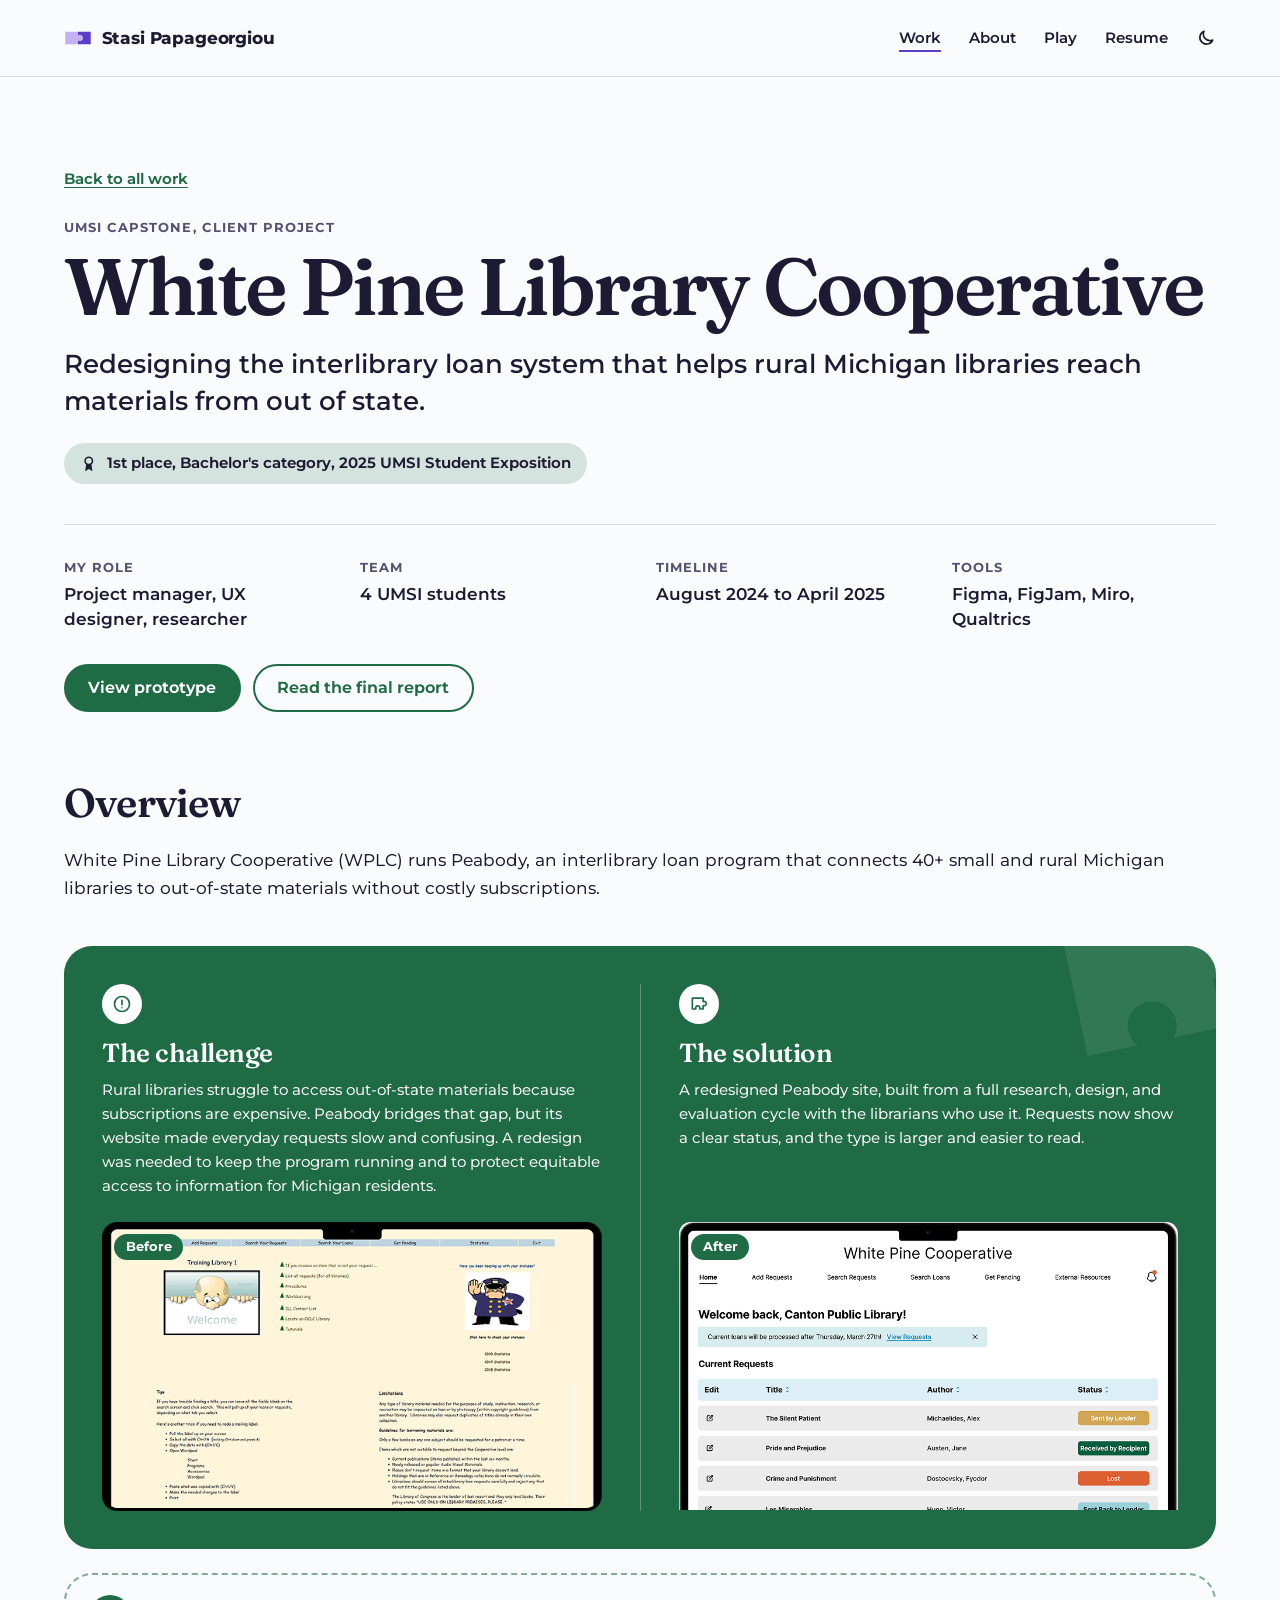
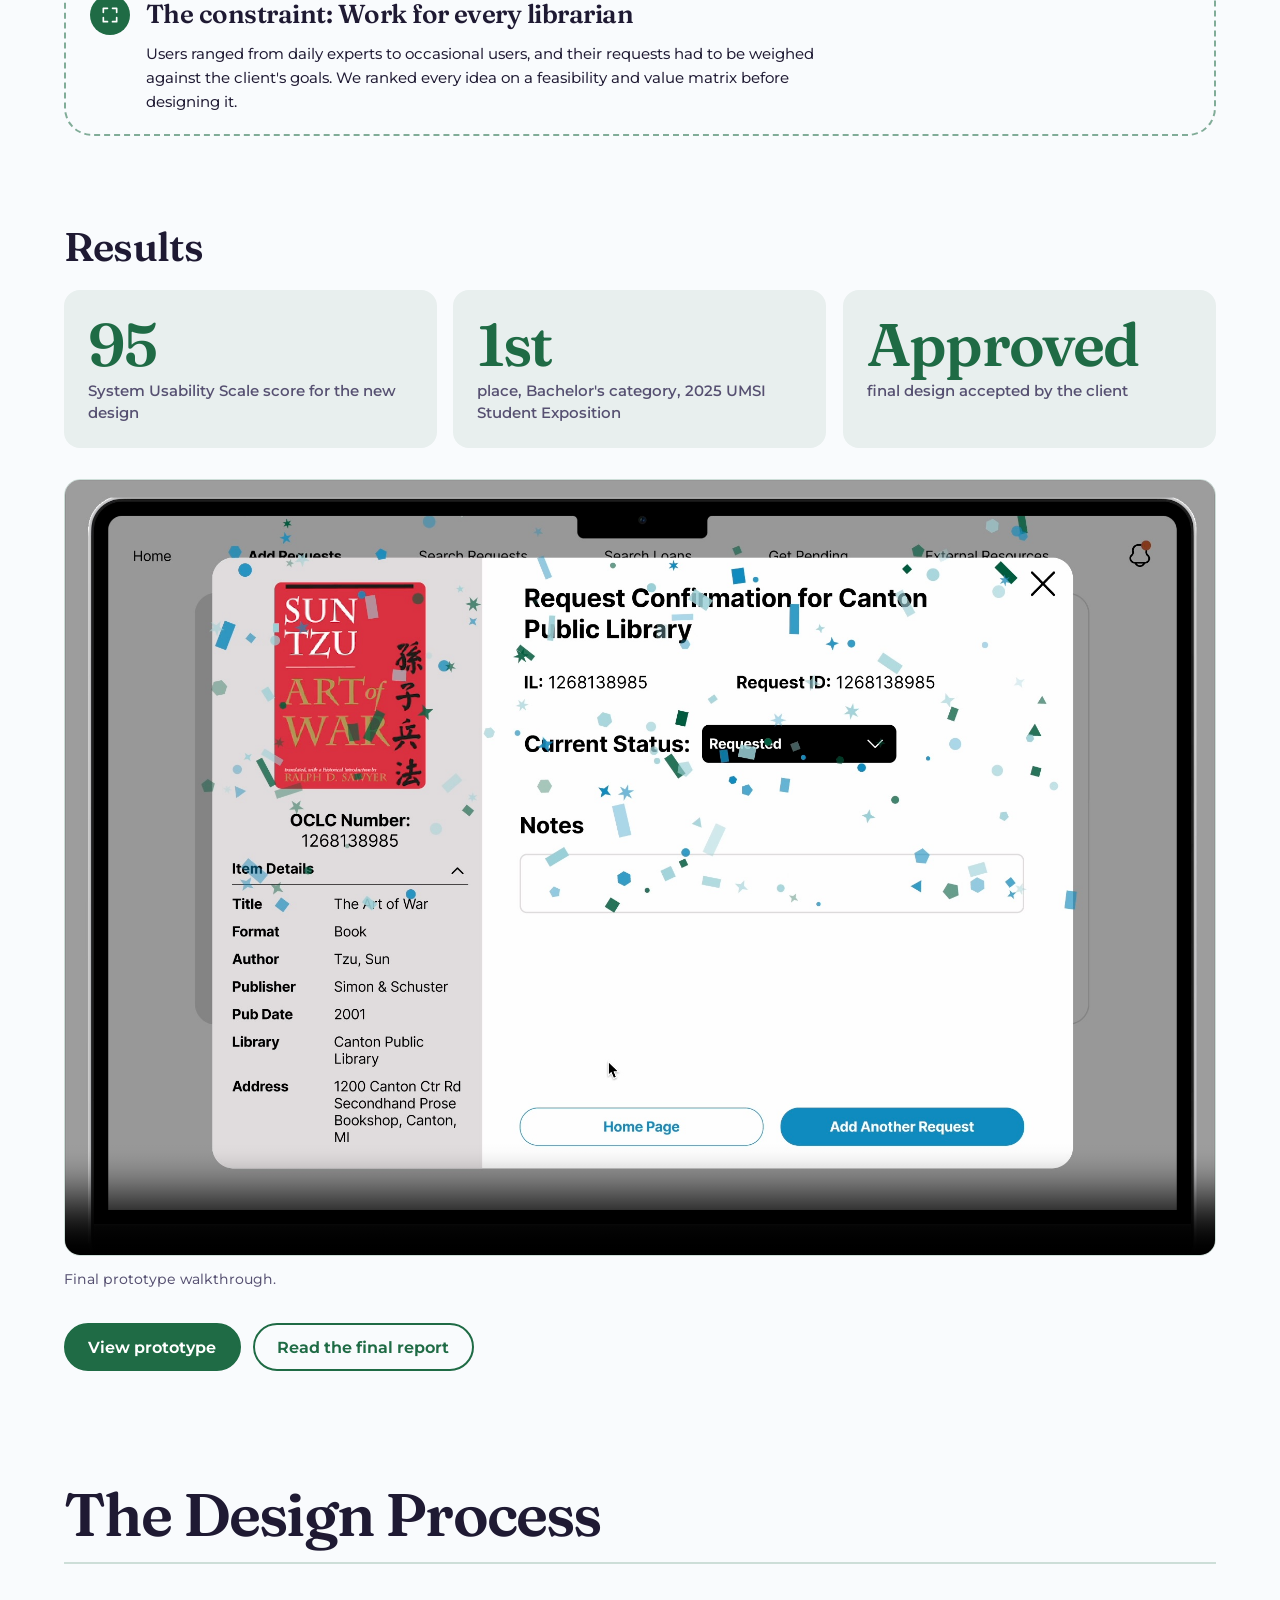
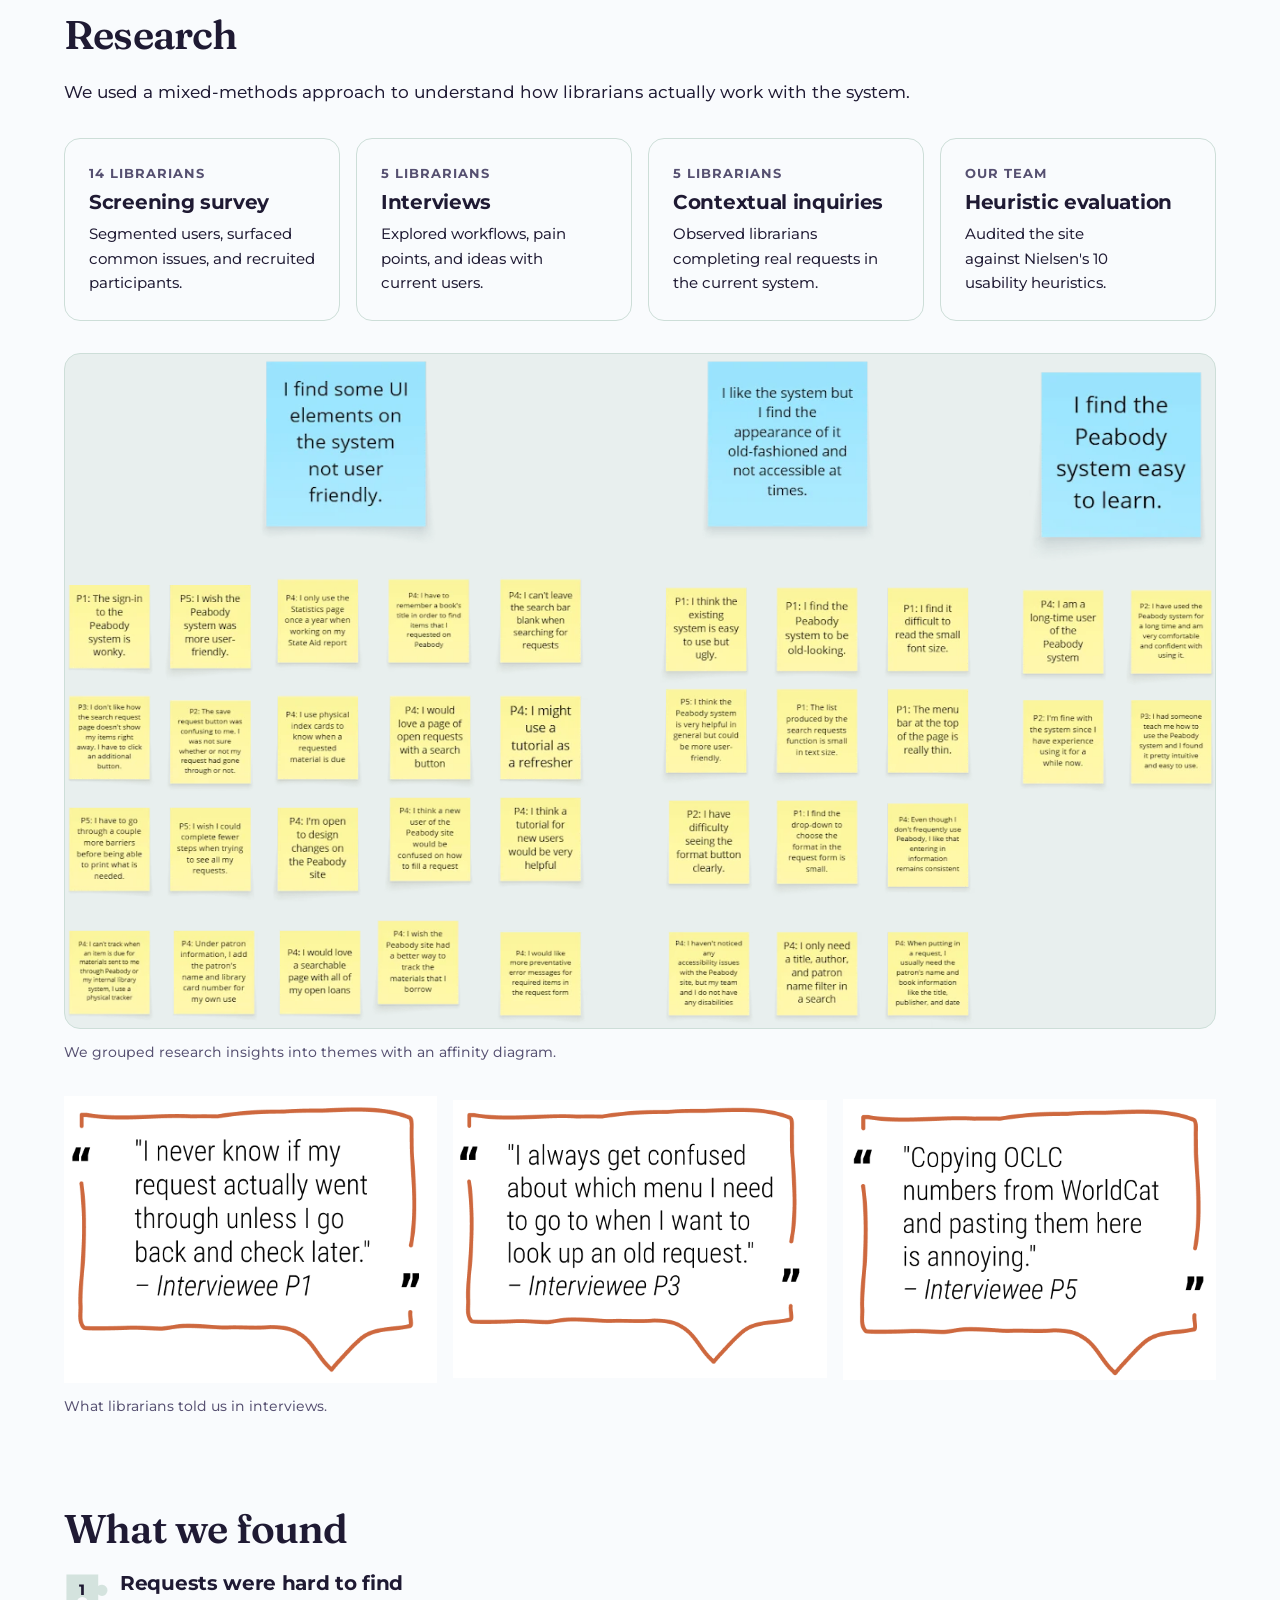
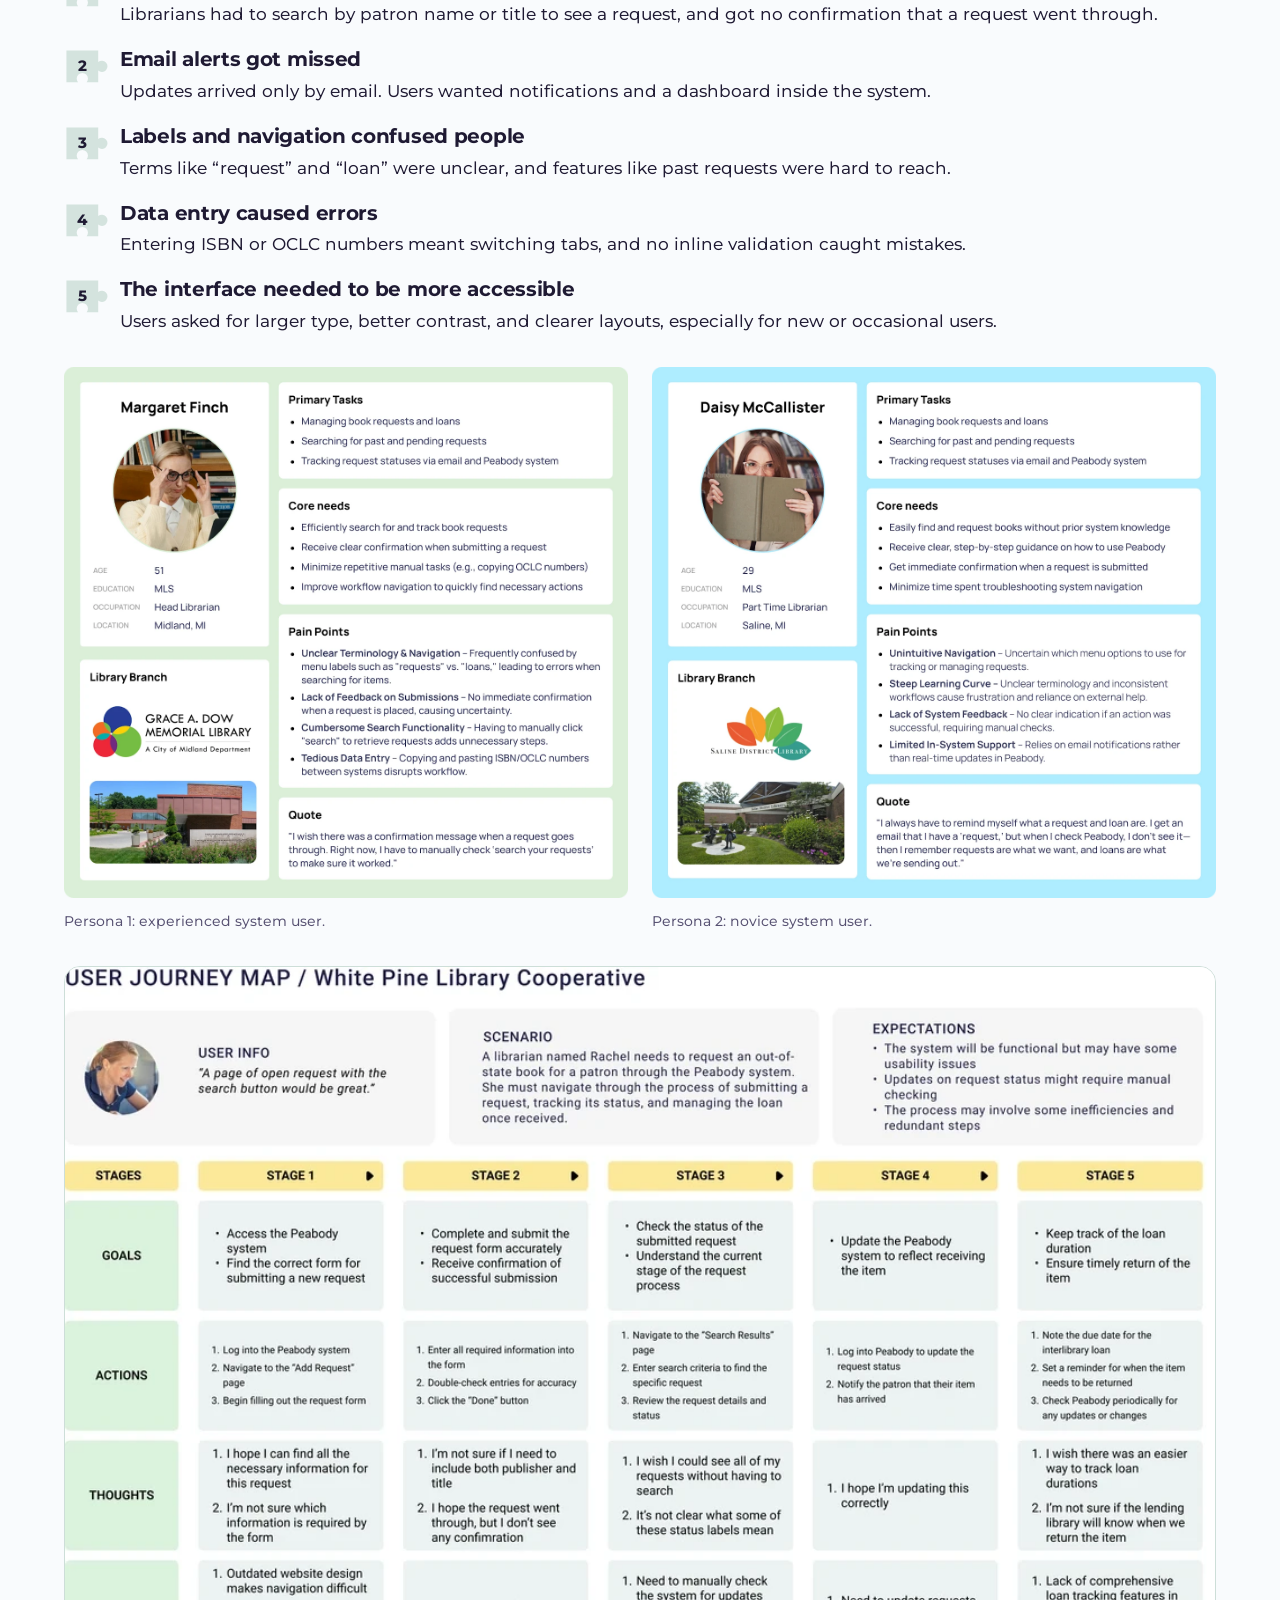
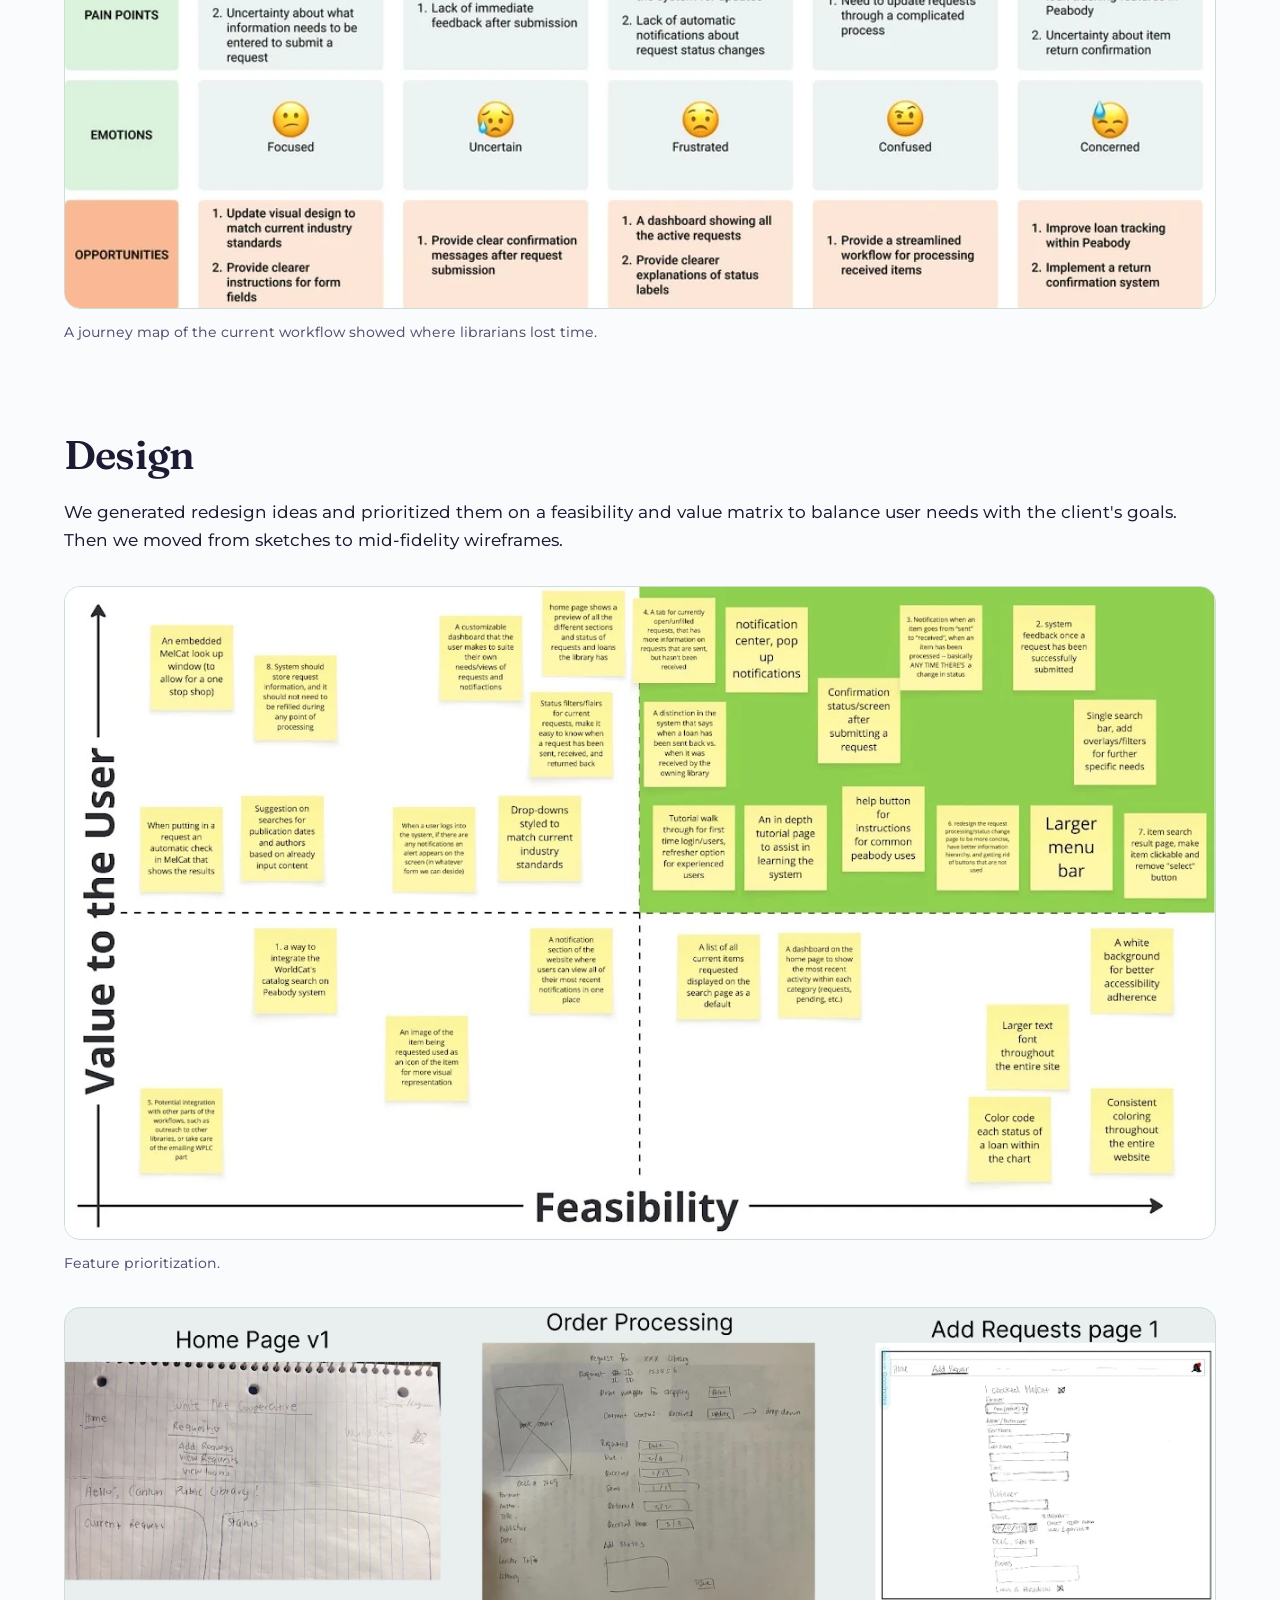
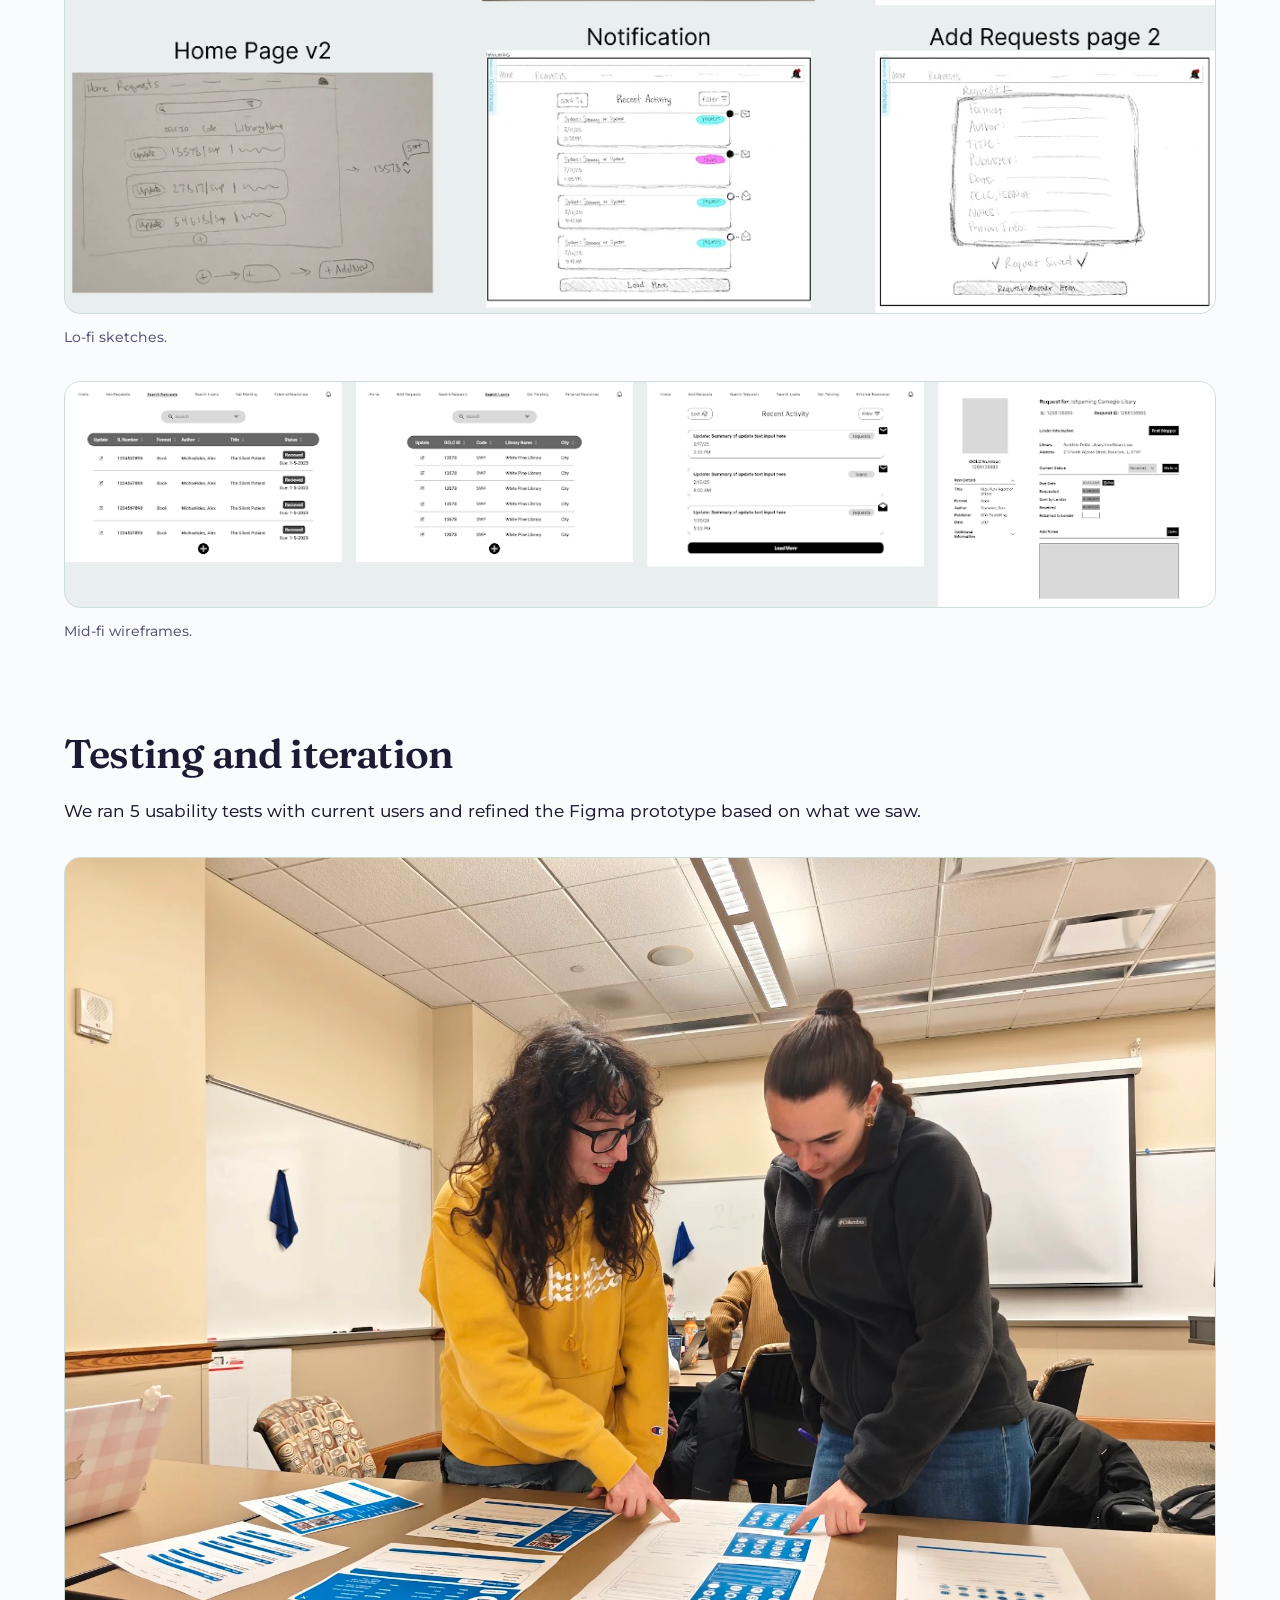
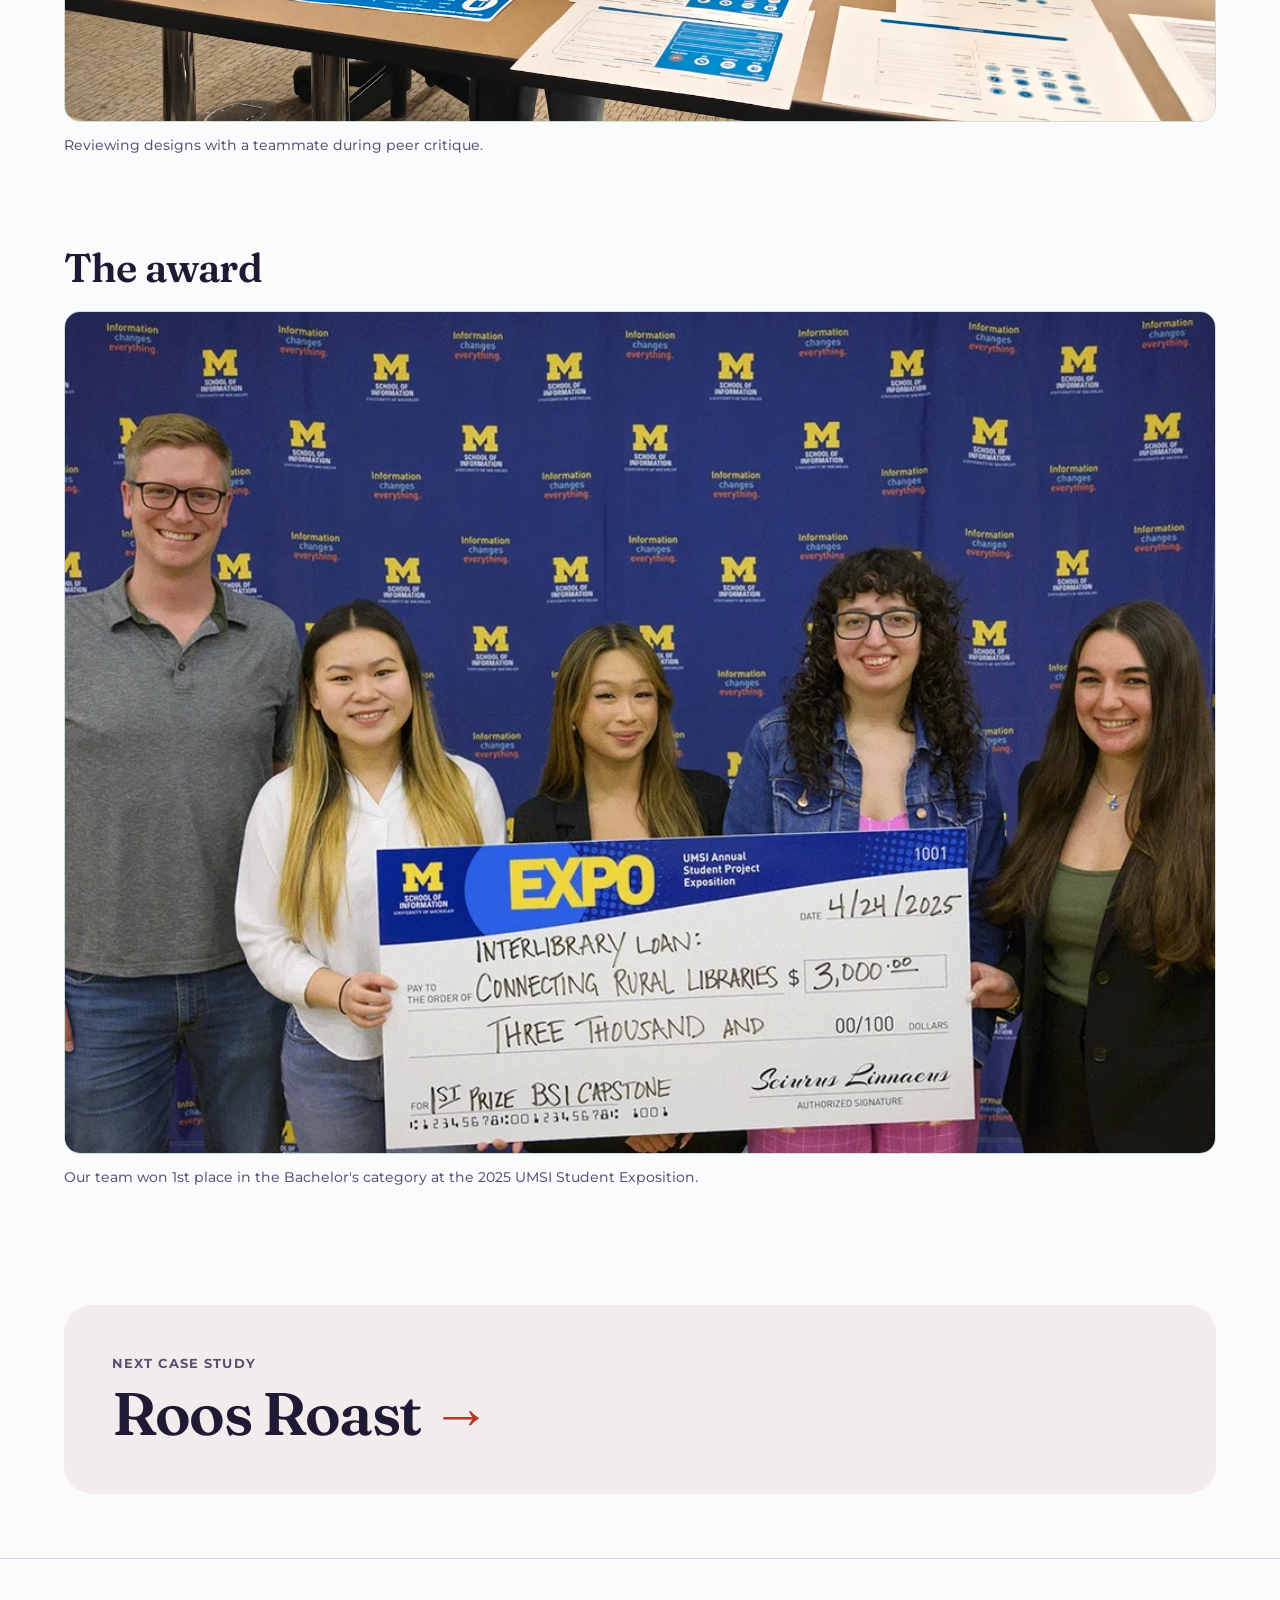
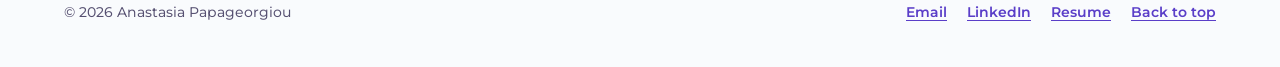
<file: work/white-pine/index.html>
<!doctype html>
<html lang="en">
<head>
  <meta charset="utf-8">
  <meta name="viewport" content="width=device-width, initial-scale=1">
  <title>White Pine Library Cooperative case study | Stasi Papageorgiou</title>
  <meta name="description" content="A research-led redesign of the Peabody interlibrary loan system for rural Michigan libraries. SUS score of 95 and 1st place at the 2025 UMSI Student Exposition.">
  <link rel="canonical" href="https://www.stasi.page/work/white-pine/">
  <meta property="og:type" content="website">
  <meta property="og:site_name" content="Stasi Papageorgiou">
  <meta property="og:title" content="White Pine Library Cooperative case study | Stasi Papageorgiou">
  <meta property="og:description" content="A research-led redesign of the Peabody interlibrary loan system for rural Michigan libraries. SUS score of 95 and 1st place at the 2025 UMSI Student Exposition.">
  <meta property="og:url" content="https://www.stasi.page/work/white-pine/">
  <meta property="og:image" content="https://www.stasi.page/assets/images/og-image.png">
  <meta property="og:image:alt" content="Stasi Papageorgiou, product designer">
  <meta name="twitter:card" content="summary_large_image">
  <meta name="theme-color" content="#f9fbfd" media="(prefers-color-scheme: light)">
  <meta name="theme-color" content="#14111d" media="(prefers-color-scheme: dark)">
  <link rel="icon" href="../../assets/favicon.svg" type="image/svg+xml">
  <link rel="apple-touch-icon" href="../../assets/apple-touch-icon.png">
  <link rel="preload" href="../../assets/fonts/montserrat-latin-wght-normal.woff2" as="font" type="font/woff2" crossorigin>
  <link rel="preload" href="../../assets/fonts/fraunces-latin-wght-normal.woff2" as="font" type="font/woff2" crossorigin>
  <link rel="stylesheet" href="../../assets/css/styles.css">
  <script src="../../assets/js/theme.js"></script>
  <script src="../../assets/js/main.js" defer></script>
</head>
<body>
  <a class="skip-link" href="#main">Skip to main content</a>

  <header class="site-header" id="top">
    <div class="container">
      <a class="wordmark" href="../../">
        <svg viewBox="0 0 22 18" aria-hidden="true" focusable="false"><path class="mark-1" d="M1 4 L11 4 L11 7.1 A2.4 2.4 0 1 1 11 10.9 L11 14 L1 14 Z"/><path class="mark-2" d="M11 4 L21 4 L21 14 L11 14 L11 10.9 A2.4 2.4 0 1 0 11 7.1 Z"/></svg>
        <span>Stasi Papageorgiou<span class="visually-hidden">, home</span></span>
      </a>
      <nav class="site-nav" aria-label="Main">
        <ul>
          <li><a href="../../#work" aria-current="page">Work</a></li>
          <li><a href="../../about/">About</a></li>
          <li><a href="../../play/">Play</a></li>
          <li><a href="https://drive.google.com/file/d/1NuxitC88hY9u8MUWeZoYY8BVDsDRmi2i/view?usp=sharing">Resume</a></li>
        </ul>
      </nav>
    </div>
  </header>

  <main id="main" data-project="white-pine">
    <div class="container">
      <header class="page-head">
        <a class="back-link" href="../../#work">Back to all work</a>
        <p class="eyebrow">UMSI capstone, client project</p>
        <h1>White Pine Library Cooperative</h1>
        <p class="lead">Redesigning the interlibrary loan system that helps rural Michigan libraries reach materials from out of state.</p>
        <p class="award"><svg viewBox="0 0 24 24" aria-hidden="true" focusable="false"><path d="M12 2a6 6 0 0 0-3.6 10.8L7 22l5-3 5 3-1.4-9.2A6 6 0 0 0 12 2Zm0 2a4 4 0 1 1 0 8 4 4 0 0 1 0-8Z"/></svg>1st place, Bachelor's category, 2025 UMSI Student Exposition</p>
        <dl class="meta">
          <div><dt>My role</dt><dd>Project manager, UX designer, researcher</dd></div>
          <div><dt>Team</dt><dd>4 UMSI students</dd></div>
          <div><dt>Timeline</dt><dd>August 2024 to April 2025</dd></div>
          <div><dt>Tools</dt><dd>Figma, FigJam, Miro, Qualtrics</dd></div>
        </dl>
        <div class="button-row">
          <a class="button" href="https://www.figma.com/proto/qLJ9aXegF1ojJMrxgBG5mo/WPLC-Prototype---s?page-id=1062%3A7448&amp;node-id=1062-10714&amp;p=f&amp;viewport=495%2C350%2C0.03&amp;t=gSVEiRrQAU6214bU-1&amp;scaling=scale-down&amp;content-scaling=fixed&amp;starting-point-node-id=1062%3A10714">View prototype</a>
          <a class="button button--ghost" href="https://drive.google.com/file/d/1_ZgJWReg_aCXoSv4bDMUj-oxTgJPaE78/view?usp=sharing">Read the final report</a>
        </div>
      </header>

      <section class="case-section" aria-labelledby="overview">
        <h2 id="overview">Overview</h2>
        <div class="prose">
          <p>White Pine Library Cooperative (WPLC) runs Peabody, an interlibrary loan program that connects 40+ small and rural Michigan libraries to out-of-state materials without costly subscriptions.</p>        </div>
      </section>

      <section class="case-section" aria-labelledby="brief">
        <h2 id="brief" class="visually-hidden">The challenge and the solution</h2>
        <div class="brief">
          <div class="brief__item">
            <span class="brief__icon" aria-hidden="true"><svg viewBox="0 0 24 24"><path d="M12 3a9 9 0 1 0 0 18 9 9 0 0 0 0-18zM12 7.5v5.5M12 16.5v.01"/></svg></span>
            <h3>The challenge</h3>
            <p>Rural libraries struggle to access out-of-state materials because subscriptions are expensive. Peabody bridges that gap, but its website made everyday requests slow and confusing. A redesign was needed to keep the program running and to protect equitable access to information for Michigan residents.</p>
            <figure class="brief__figure brief__figure--bare">
              <img src="../../assets/images/white-pine/before.png" alt="The original Peabody home page on a laptop: a beige page with a thin menu bar, a clip-art welcome image, and long blocks of small text" width="645" height="373" loading="lazy" decoding="async">
              <figcaption>Before</figcaption>
            </figure>
          </div>
          <div class="brief__item">
            <span class="brief__icon" aria-hidden="true"><svg viewBox="0 0 24 24"><path d="M4 5h13v4.2a2.6 2.6 0 1 1 0 4.6V18h-4.2a2.6 2.6 0 1 0-4.6 0H4z"/></svg></span>
            <h3>The solution</h3>
            <p>A redesigned Peabody site, built from a full research, design, and evaluation cycle with the librarians who use it. Requests now show a clear status, and the type is larger and easier to read.</p>
            <figure class="brief__figure brief__figure--bare">
              <img src="../../assets/images/white-pine/after.png" alt="The redesigned White Pine Cooperative home page on a laptop: a welcome message, a dismissible notice, and a current requests table with color-coded status labels" width="856" height="572" loading="lazy" decoding="async">
              <figcaption>After</figcaption>
            </figure>
          </div>
        </div>
        <div class="constraint">
          <span class="constraint__icon" aria-hidden="true"><svg viewBox="0 0 24 24"><path d="M4 9V4h5M15 4h5v5M20 15v5h-5M9 20H4v-5"/></svg></span>
          <div>
            <div class="constraint__head">
              <h3>The constraint: Work for every librarian</h3>
            </div>
            <p>Users ranged from daily experts to occasional users, and their requests had to be weighed against the client's goals. We ranked every idea on a feasibility and value matrix before designing it.</p>
          </div>
        </div>
      </section>

      <section class="case-section" aria-labelledby="results">
        <h2 id="results">Results</h2>
        <ul class="stats">
          <li><span class="num">95</span><span class="label">System Usability Scale score for the new design</span></li>
          <li><span class="num">1st</span><span class="label">place, Bachelor's category, 2025 UMSI Student Exposition</span></li>
          <li><span class="num">Approved</span><span class="label">final design accepted by the client</span></li>
        </ul>
        <figure class="figure">
          <video src="../../assets/images/white-pine/prototype-walkthrough.mp4" poster="../../assets/images/white-pine/prototype-walkthrough-poster.jpg" width="2224" height="1498" muted loop playsinline controls preload="none" data-autoplay aria-label="Screen recording of the final prototype: adding a request and seeing a confirmation screen for it"></video>
          <figcaption>Final prototype walkthrough.</figcaption>
        </figure>
        <div class="button-row button-row--spaced">
          <a class="button" href="https://www.figma.com/proto/qLJ9aXegF1ojJMrxgBG5mo/WPLC-Prototype---s?page-id=1062%3A7448&amp;node-id=1062-10714&amp;p=f&amp;viewport=495%2C350%2C0.03&amp;t=gSVEiRrQAU6214bU-1&amp;scaling=scale-down&amp;content-scaling=fixed&amp;starting-point-node-id=1062%3A10714">View prototype</a>
          <a class="button button--ghost" href="https://drive.google.com/file/d/1_ZgJWReg_aCXoSv4bDMUj-oxTgJPaE78/view?usp=sharing">Read the final report</a>
        </div>
      </section>

      <header class="part-head">
        <h2>The Design Process</h2>
      </header>

      <section class="case-section" aria-labelledby="research">
        <h2 id="research">Research</h2>
        <div class="prose">
          <p>We used a mixed-methods approach to understand how librarians actually work with the system.</p>
        </div>
        <ul class="methods">
          <li><span class="who">14 librarians</span><h3>Screening survey</h3><p>Segmented users, surfaced common issues, and recruited participants.</p></li>
          <li><span class="who">5 librarians</span><h3>Interviews</h3><p>Explored workflows, pain points, and ideas with current users.</p></li>
          <li><span class="who">5 librarians</span><h3>Contextual inquiries</h3><p>Observed librarians completing real requests in the current system.</p></li>
          <li><span class="who">Our team</span><h3>Heuristic evaluation</h3><p>Audited the site against Nielsen's 10 usability heuristics.</p></li>
        </ul>
        <figure class="figure">
          <img src="../../assets/images/white-pine/affinity-diagram.webp" alt="Affinity diagram of participant sticky notes grouped under three themes: some UI elements are not user friendly, the system works but looks old-fashioned and is not always accessible, and the system is easy to learn" width="1280" height="750" loading="lazy" decoding="async">
          <figcaption>We grouped research insights into themes with an affinity diagram.</figcaption>
        </figure>
        <figure class="figure figure--bare">
          <div class="figure-quotes">
            <img src="../../assets/images/white-pine/quote-p1.png" alt="&ldquo;I never know if my request actually went through unless I go back and check later.&rdquo; Interviewee P1" width="521" height="400" loading="lazy" decoding="async">
            <img src="../../assets/images/white-pine/quote-p3.png" alt="&ldquo;I always get confused about which menu I need to go to when I want to look up an old request.&rdquo; Interviewee P3" width="537" height="400" loading="lazy" decoding="async">
            <img src="../../assets/images/white-pine/quote-p5.png" alt="&ldquo;Copying OCLC numbers from WorldCat and pasting them here is annoying.&rdquo; Interviewee P5" width="533" height="400" loading="lazy" decoding="async">
          </div>
          <figcaption>What librarians told us in interviews.</figcaption>
        </figure>
      </section>

      <section class="case-section" aria-labelledby="findings">
        <h2 id="findings">What we found</h2>
        <ol class="findings">
          <li><h3>Requests were hard to find</h3><p>Librarians had to search by patron name or title to see a request, and got no confirmation that a request went through.</p></li>
          <li><h3>Email alerts got missed</h3><p>Updates arrived only by email. Users wanted notifications and a dashboard inside the system.</p></li>
          <li><h3>Labels and navigation confused people</h3><p>Terms like &ldquo;request&rdquo; and &ldquo;loan&rdquo; were unclear, and features like past requests were hard to reach.</p></li>
          <li><h3>Data entry caused errors</h3><p>Entering ISBN or OCLC numbers meant switching tabs, and no inline validation caught mistakes.</p></li>
          <li><h3>The interface needed to be more accessible</h3><p>Users asked for larger type, better contrast, and clearer layouts, especially for new or occasional users.</p></li>
        </ol>
        <div class="figure-grid">
          <figure class="figure figure--bare">
          <img src="../../assets/images/white-pine/persona-experienced.webp" alt="Persona card for Margaret Finch, 51, head librarian in Midland, Michigan. She needs clear confirmation when a request goes through and less copying of OCLC numbers, and is confused by the terms requests and loans" width="1280" height="1206" loading="lazy" decoding="async">
          <figcaption>Persona 1: experienced system user.</figcaption>
        </figure>
          <figure class="figure figure--bare">
          <img src="../../assets/images/white-pine/persona-novice.webp" alt="Persona card for Daisy McCallister, 29, part-time librarian in Saline, Michigan. She needs step-by-step guidance and immediate confirmation, and struggles with unintuitive navigation and a steep learning curve" width="1280" height="1206" loading="lazy" decoding="async">
          <figcaption>Persona 2: novice system user.</figcaption>
        </figure>
        </div>
        <figure class="figure">
          <img src="../../assets/images/white-pine/journey-map.webp" alt="User journey map of a librarian requesting an out-of-state book across five stages, from finding the request form to returning the item, with goals, actions, thoughts, pain points, emotions, and opportunities at each stage" width="1024" height="838" loading="lazy" decoding="async">
          <figcaption>A journey map of the current workflow showed where librarians lost time.</figcaption>
        </figure>
      </section>

      <section class="case-section" aria-labelledby="design">
        <h2 id="design">Design</h2>
        <div class="prose">
          <p>We generated redesign ideas and prioritized them on a feasibility and value matrix to balance user needs with the client's goals. Then we moved from sketches to mid-fidelity wireframes.</p>
        </div>
        <figure class="figure">
          <img src="../../assets/images/white-pine/prioritization.webp" alt="Matrix of feature ideas plotted by value to the user and feasibility, with the high-value, high-feasibility quadrant highlighted in green, including confirmation after submitting, notifications, and a larger menu bar" width="1280" height="726" loading="lazy" decoding="async">
          <figcaption>Feature prioritization.</figcaption>
        </figure>
        <figure class="figure">
          <img src="../../assets/images/white-pine/sketches.webp" alt="Six low-fidelity sketches: two versions of the home page, order processing, a notification feed, and two pages of the add request form" width="1280" height="673" loading="lazy" decoding="async">
          <figcaption>Lo-fi sketches.</figcaption>
        </figure>
        <figure class="figure">
          <img src="../../assets/images/white-pine/wireframes.png" alt="Four grayscale mid-fidelity wireframes: search requests, search loans, recent activity, and a request detail page" width="1280" height="250" loading="lazy" decoding="async">
          <figcaption>Mid-fi wireframes.</figcaption>
        </figure>
      </section>

      <section class="case-section" aria-labelledby="evaluation">
        <h2 id="evaluation">Testing and iteration</h2>
        <div class="prose">
          <p>We ran 5 usability tests with current users and refined the Figma prototype based on what we saw.</p>
        </div>
        <figure class="figure">
          <img src="../../assets/images/white-pine/critique.webp" alt="Stasi and a teammate pointing at printed design screens laid out on a table during a peer critique" width="1914" height="1437" loading="lazy" decoding="async">
          <figcaption>Reviewing designs with a teammate during peer critique.</figcaption>
        </figure>
      </section>

      <section class="case-section" aria-labelledby="award">
        <h2 id="award">The award</h2>
        <figure class="figure">
          <img src="../../assets/images/white-pine/award.webp" alt="Stasi and teammates holding a large check for 3,000 dollars from the UMSI Student Project Exposition, made out to Interlibrary Loan: Connecting Rural Libraries, for 1st prize in the BSI capstone category" width="1024" height="749" loading="lazy" decoding="async">
          <figcaption>Our team won 1st place in the Bachelor's category at the 2025 UMSI Student Exposition.</figcaption>
        </figure>
      </section>

      <a class="next" data-project="roos-roast" href="../../work/roos-roast/">
        <p class="eyebrow">Next case study</p>
        <strong>Roos Roast</strong>
      </a>
    </div>
  </main>

  <footer class="site-footer">
    <div class="container">
      <p>&copy; <span data-year>2026</span> Anastasia Papageorgiou</p>
      <ul>
        <li><a href="mailto:stasi.papageorgiou@gmail.com">Email</a></li>
        <li><a href="https://www.linkedin.com/in/papageorgiou-anastasia">LinkedIn</a></li>
        <li><a href="https://drive.google.com/file/d/1NuxitC88hY9u8MUWeZoYY8BVDsDRmi2i/view?usp=sharing">Resume</a></li>
        <li><a href="#top">Back to top</a></li>
      </ul>
    </div>
  </footer>
</body>
</html>
</file>
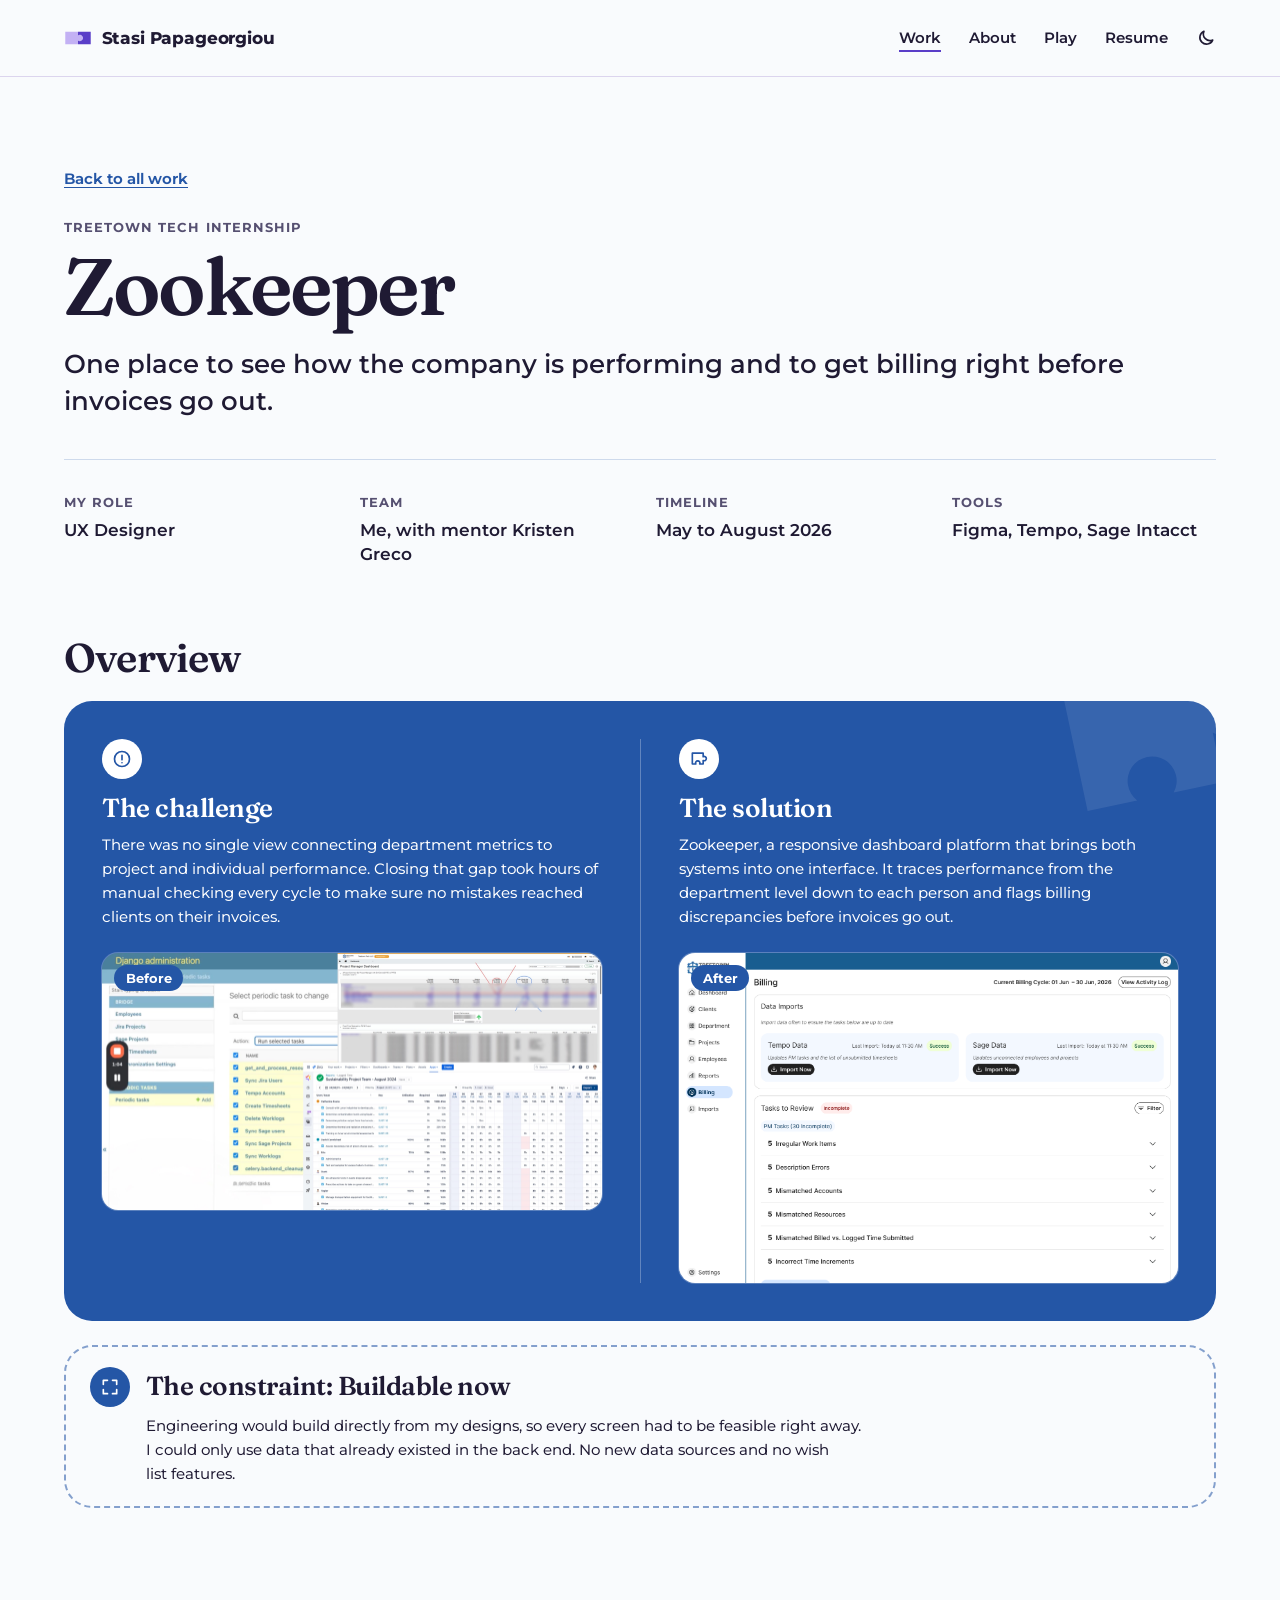
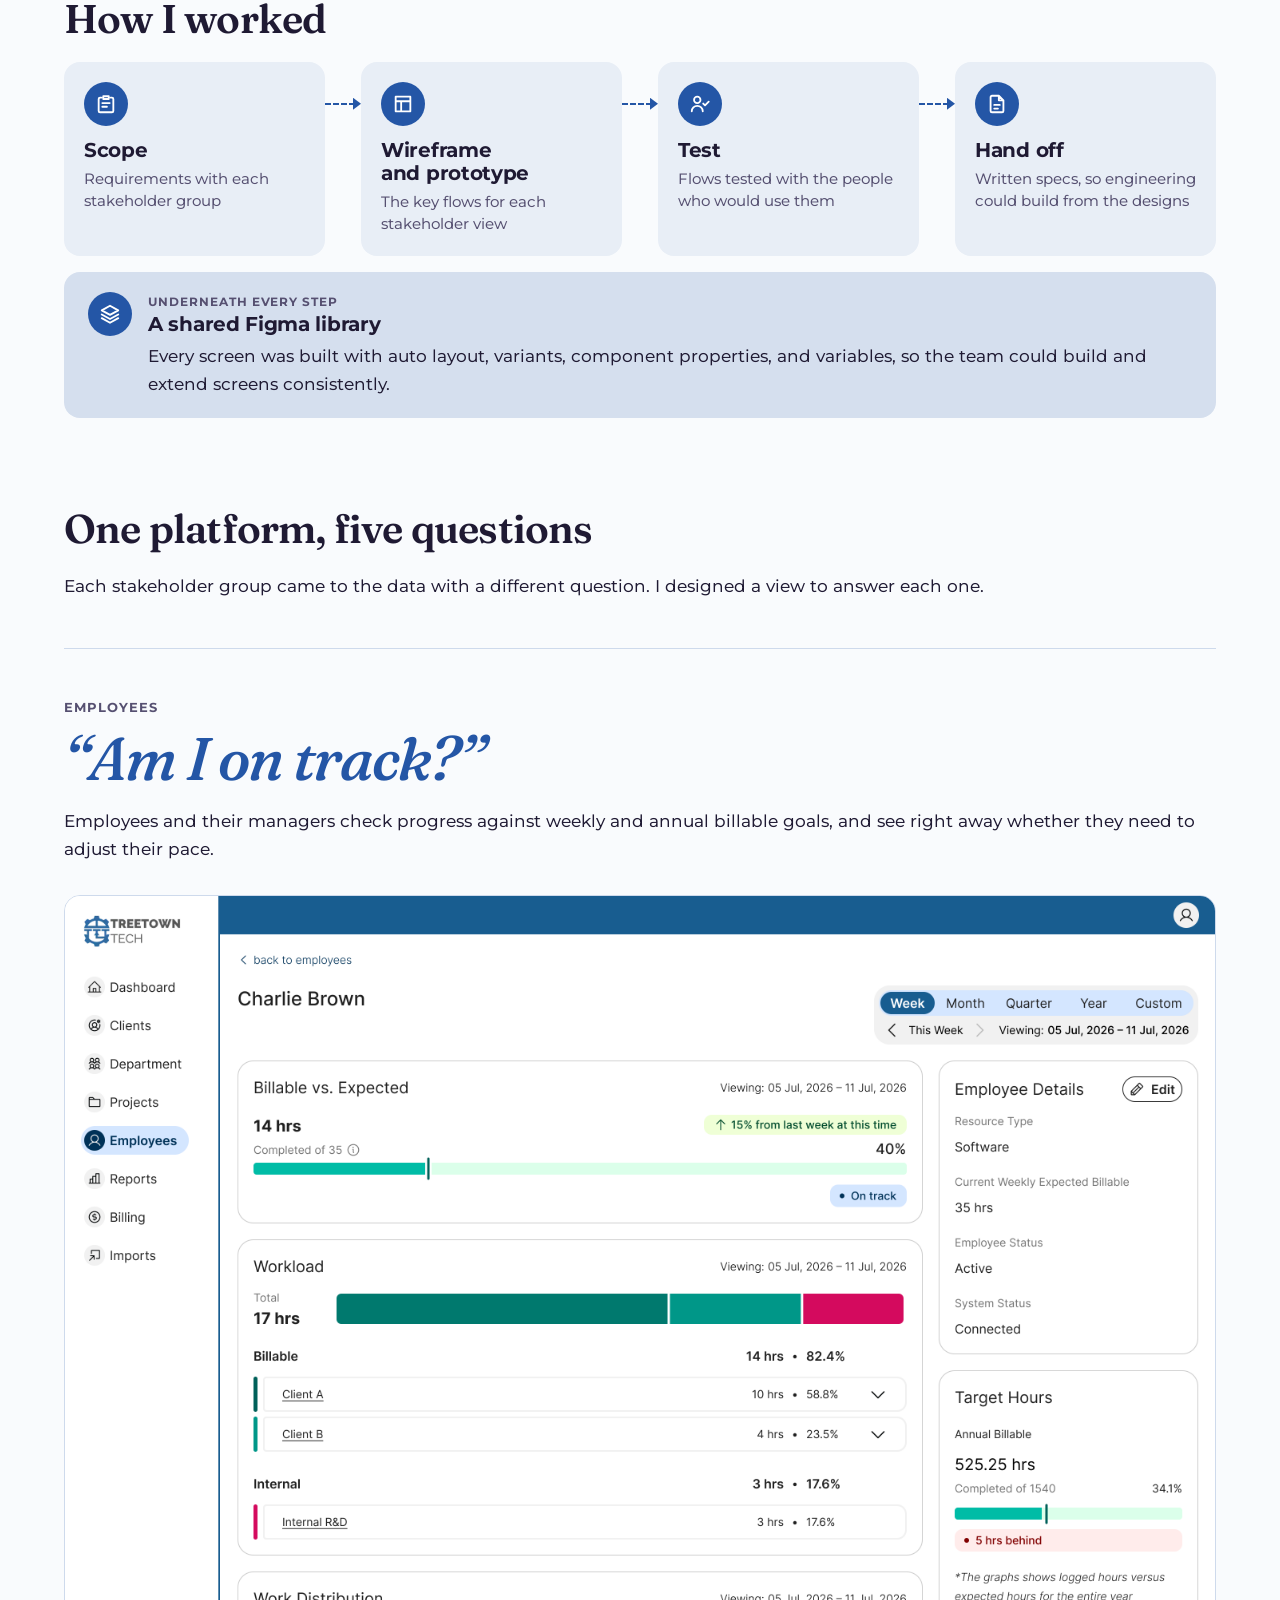
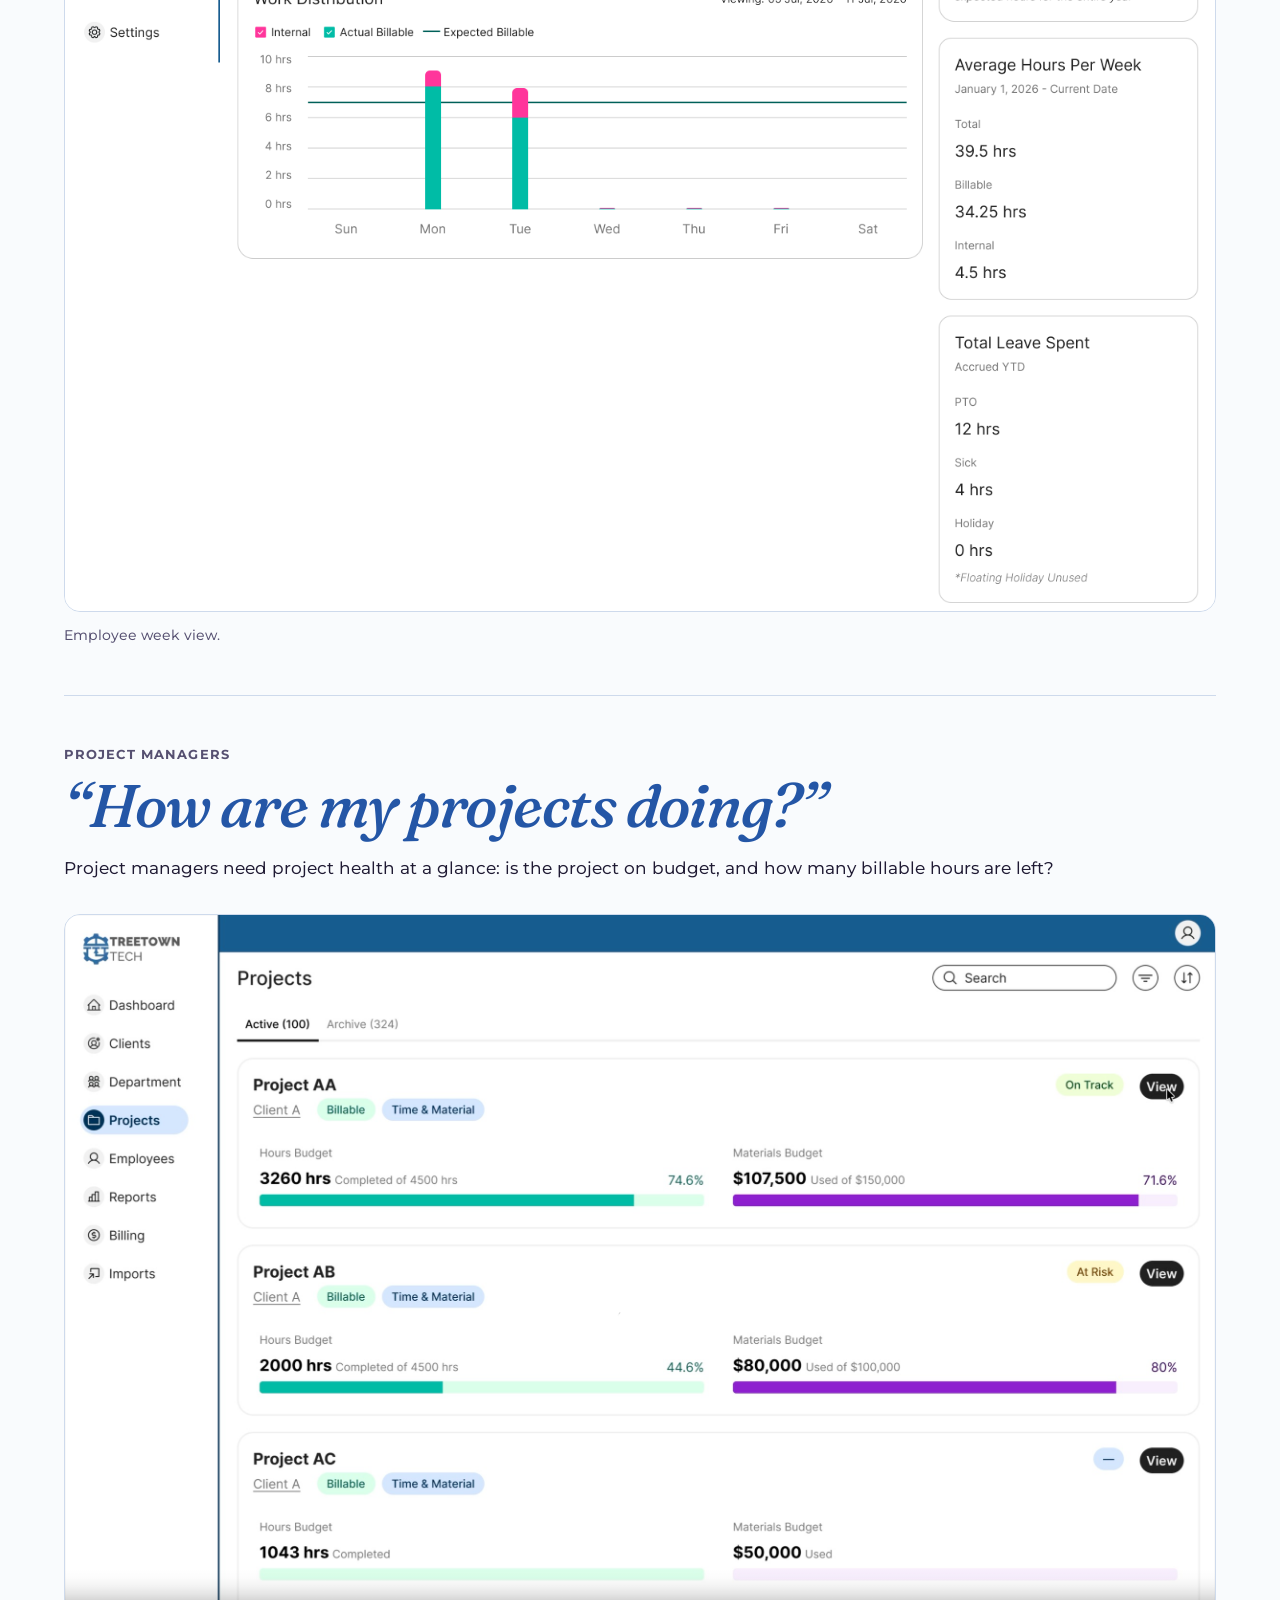
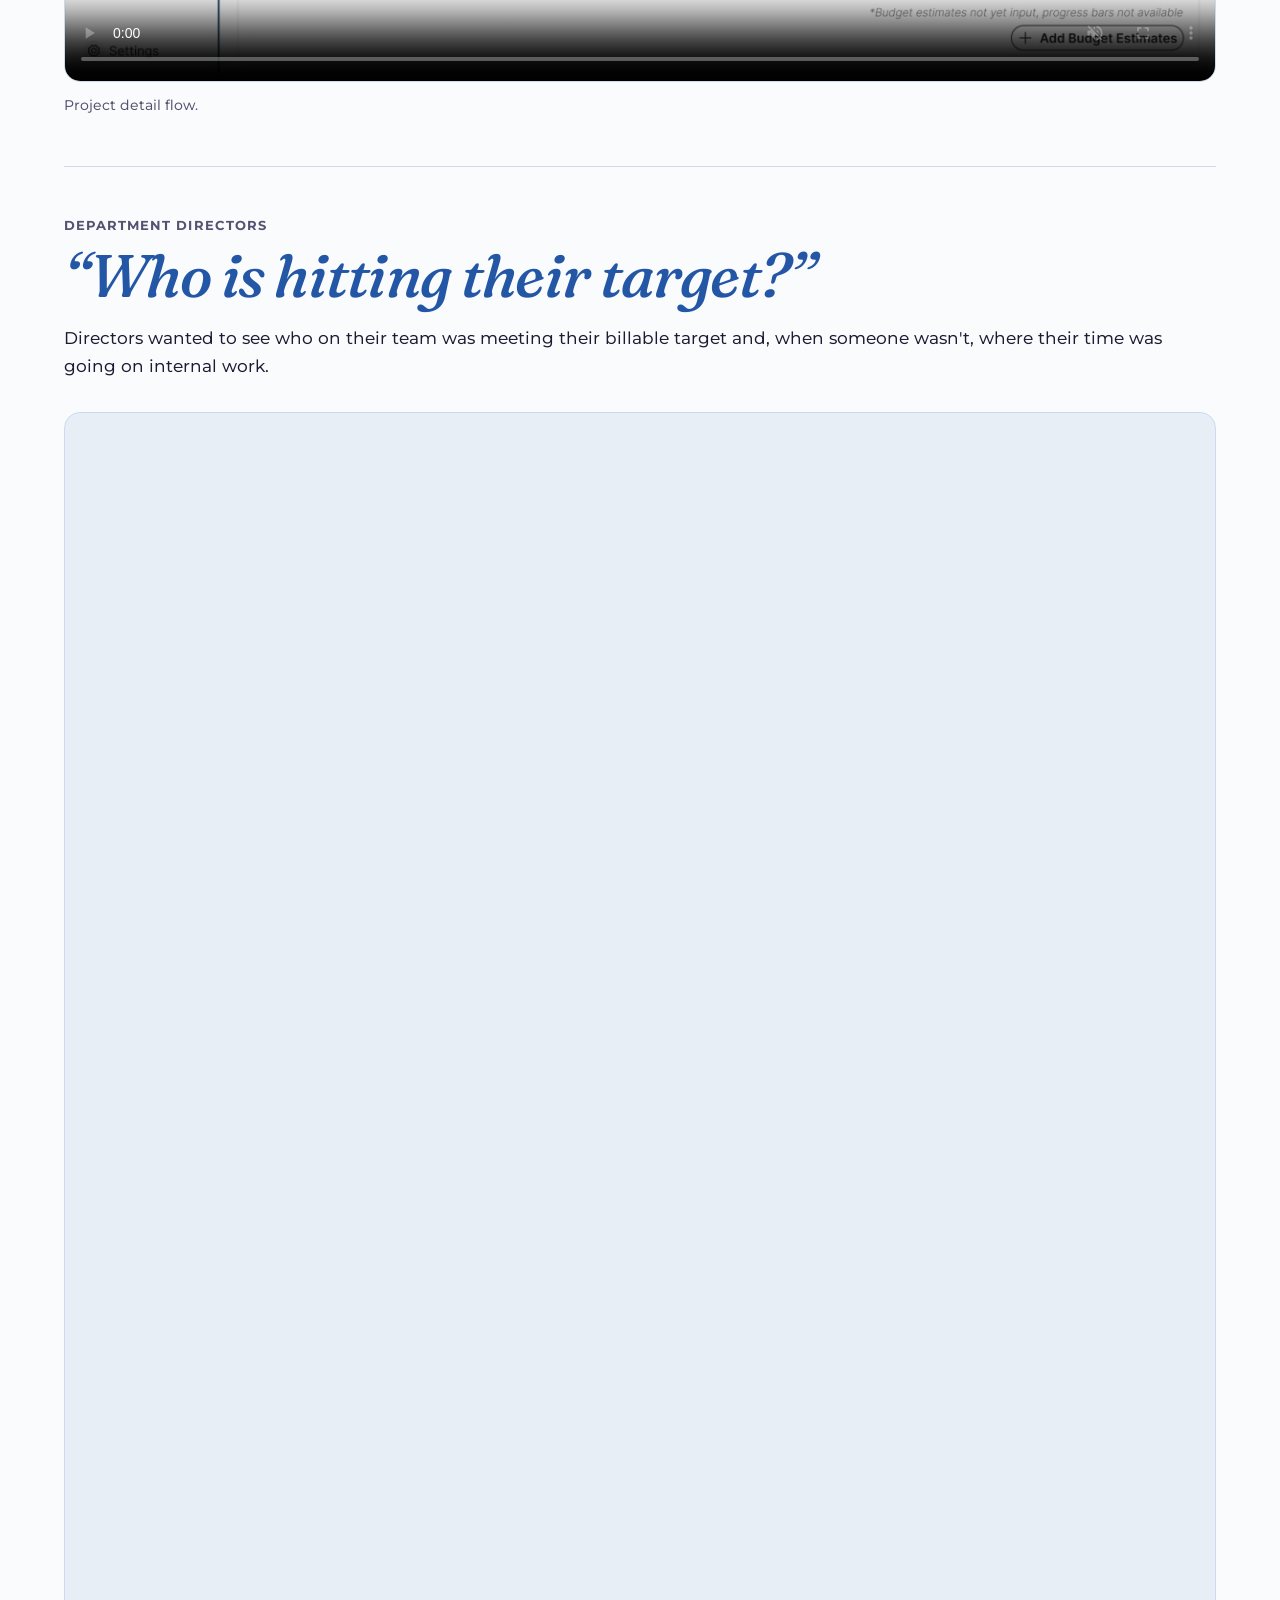
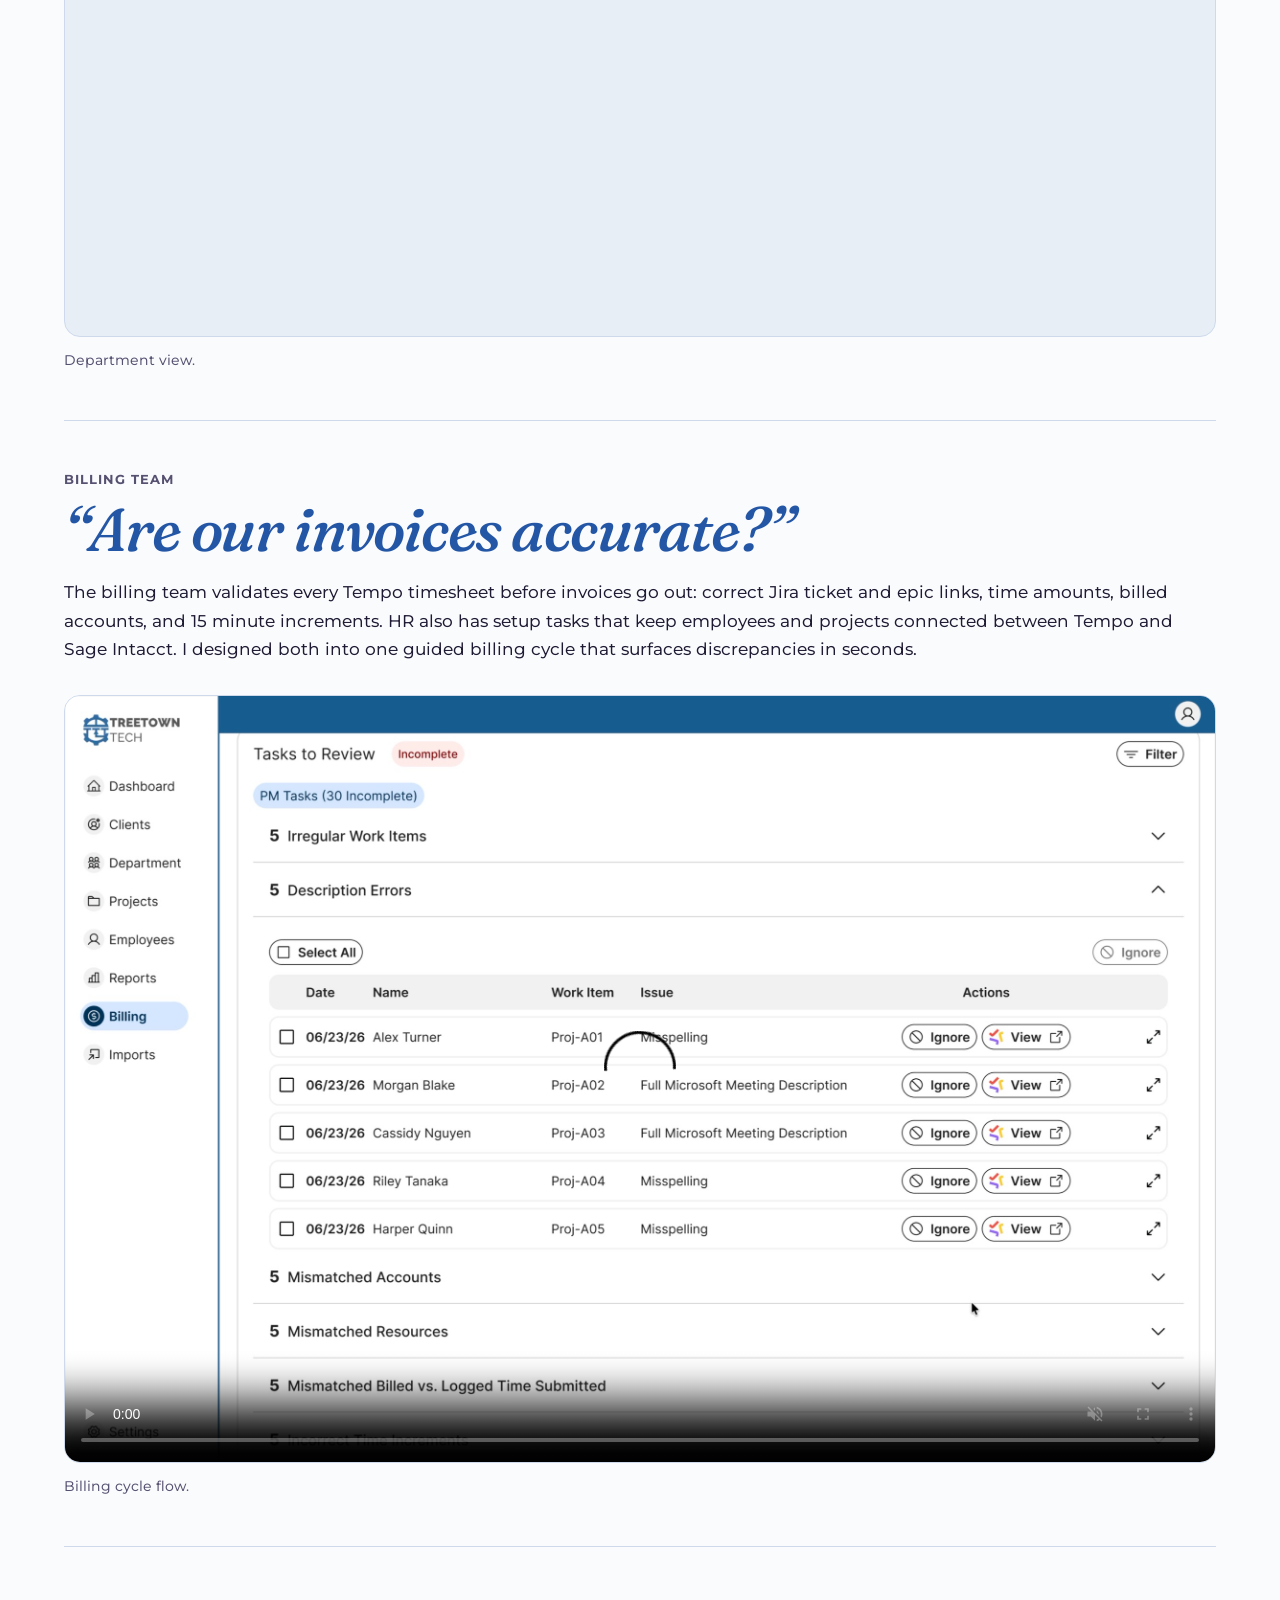
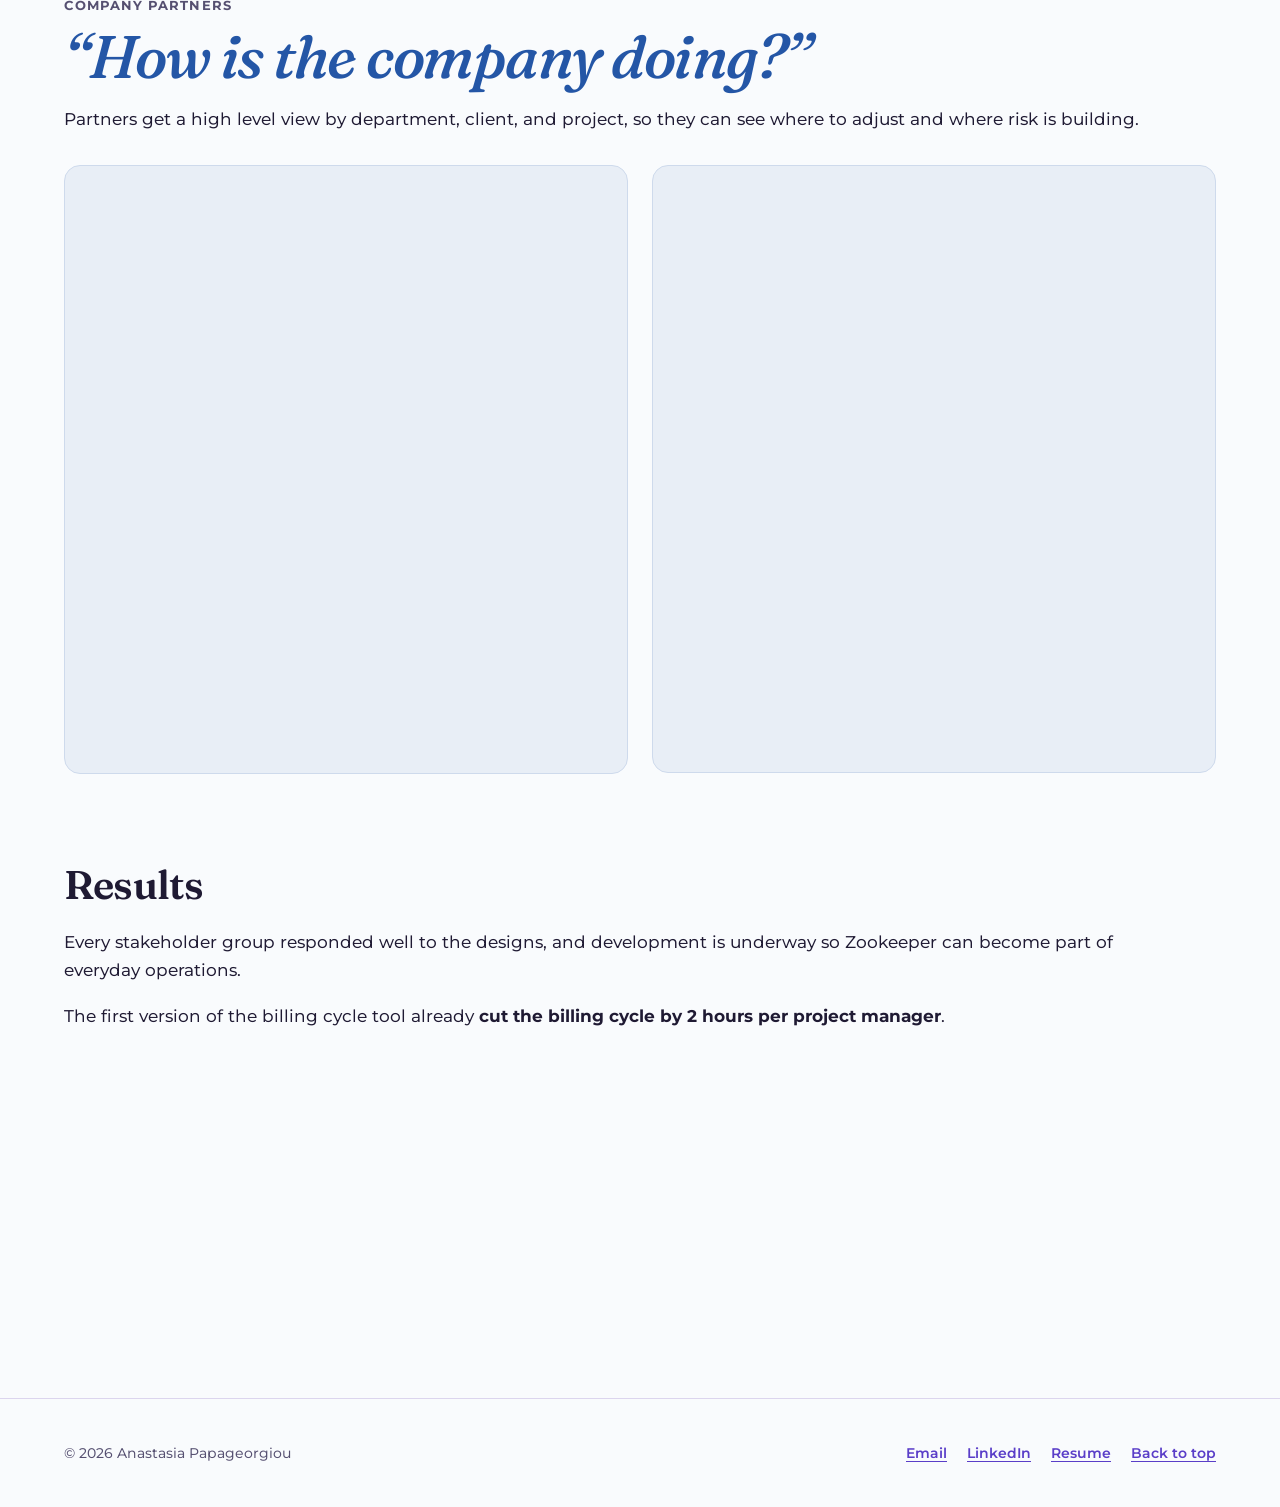
<file: work/zookeeper/index.html>
<!doctype html>
<html lang="en">
<head>
  <meta charset="utf-8">
  <meta name="viewport" content="width=device-width, initial-scale=1">
  <title>Zookeeper case study | Stasi Papageorgiou</title>
  <meta name="description" content="How I designed Zookeeper, a dashboard platform that unifies performance and billing at Treetown Tech.">
  <link rel="canonical" href="https://www.stasi.page/work/zookeeper/">
  <meta property="og:type" content="website">
  <meta property="og:site_name" content="Stasi Papageorgiou">
  <meta property="og:title" content="Zookeeper case study | Stasi Papageorgiou">
  <meta property="og:description" content="How I designed Zookeeper, a dashboard platform that unifies performance and billing at Treetown Tech.">
  <meta property="og:url" content="https://www.stasi.page/work/zookeeper/">
  <meta property="og:image" content="https://www.stasi.page/assets/images/og-image.png">
  <meta property="og:image:alt" content="Stasi Papageorgiou, product designer">
  <meta name="twitter:card" content="summary_large_image">
  <meta name="theme-color" content="#f9fbfd" media="(prefers-color-scheme: light)">
  <meta name="theme-color" content="#14111d" media="(prefers-color-scheme: dark)">
  <link rel="icon" href="../../assets/favicon.svg" type="image/svg+xml">
  <link rel="apple-touch-icon" href="../../assets/apple-touch-icon.png">
  <link rel="preload" href="../../assets/fonts/montserrat-latin-wght-normal.woff2" as="font" type="font/woff2" crossorigin>
  <link rel="preload" href="../../assets/fonts/fraunces-latin-wght-normal.woff2" as="font" type="font/woff2" crossorigin>
  <link rel="stylesheet" href="../../assets/css/styles.css">
  <script src="../../assets/js/theme.js"></script>
  <script src="../../assets/js/main.js" defer></script>
</head>
<body>
  <a class="skip-link" href="#main">Skip to main content</a>

  <header class="site-header" id="top">
    <div class="container">
      <a class="wordmark" href="../../">
        <svg viewBox="0 0 22 18" aria-hidden="true" focusable="false"><path class="mark-1" d="M1 4 L11 4 L11 7.1 A2.4 2.4 0 1 1 11 10.9 L11 14 L1 14 Z"/><path class="mark-2" d="M11 4 L21 4 L21 14 L11 14 L11 10.9 A2.4 2.4 0 1 0 11 7.1 Z"/></svg>
        <span>Stasi Papageorgiou<span class="visually-hidden">, home</span></span>
      </a>
      <nav class="site-nav" aria-label="Main">
        <ul>
          <li><a href="../../#work" aria-current="page">Work</a></li>
          <li><a href="../../about/">About</a></li>
          <li><a href="../../play/">Play</a></li>
          <li><a href="https://drive.google.com/file/d/1NuxitC88hY9u8MUWeZoYY8BVDsDRmi2i/view?usp=sharing">Resume</a></li>
        </ul>
      </nav>
    </div>
  </header>

  <main id="main" data-project="zookeeper">
    <div class="container">
      <header class="page-head">
        <a class="back-link" href="../../#work">Back to all work</a>
        <p class="eyebrow">Treetown Tech internship</p>
        <h1>Zookeeper</h1>
        <p class="lead">One place to see how the company is performing and to get billing right before invoices go out.</p>
        <dl class="meta">
          <div><dt>My role</dt><dd>UX Designer</dd></div>
          <div><dt>Team</dt><dd>Me, with mentor Kristen Greco</dd></div>
          <div><dt>Timeline</dt><dd>May to August 2026</dd></div>
          <div><dt>Tools</dt><dd>Figma, Tempo, Sage Intacct</dd></div>
        </dl>
      </header>


    

      <section class="case-section" aria-labelledby="brief">
        <h2 id="overview">Overview</h2>
        <div class="brief">
          <div class="brief__item">
            <span class="brief__icon" aria-hidden="true"><svg viewBox="0 0 24 24"><path d="M12 3a9 9 0 1 0 0 18 9 9 0 0 0 0-18zM12 7.5v5.5M12 16.5v.01"/></svg></span>
            <h3>The challenge</h3>
            <p>There was no single view connecting department metrics to project and individual performance. Closing that gap took hours of manual checking every cycle to make sure no mistakes reached clients on their invoices.</p>
            <figure class="brief__figure">
              <img src="../../assets/images/zookeeper/before.jpg" alt="Before Zookeeper: a Django admin panel, a Jira time report, and a separate project manager dashboard used side by side" width="2000" height="1029" loading="lazy" decoding="async">
              <figcaption>Before</figcaption>
            </figure>
          </div>
          <div class="brief__item">
            <span class="brief__icon" aria-hidden="true"><svg viewBox="0 0 24 24"><path d="M4 5h13v4.2a2.6 2.6 0 1 1 0 4.6V18h-4.2a2.6 2.6 0 1 0-4.6 0H4z"/></svg></span>
            <h3>The solution</h3>
            <p>Zookeeper, a responsive dashboard platform that brings both systems into one interface. It traces performance from the department level down to each person and flags billing discrepancies before invoices go out.</p>
            <figure class="brief__figure">
              <img src="../../assets/images/zookeeper/after.png" alt="Zookeeper's billing page, with data imports and the billing tasks to review in one place" width="1440" height="953" loading="lazy" decoding="async">
              <figcaption>After</figcaption>
            </figure>
          </div>
        </div>
        <div class="constraint">
          <span class="constraint__icon" aria-hidden="true"><svg viewBox="0 0 24 24"><path d="M4 9V4h5M15 4h5v5M20 15v5h-5M9 20H4v-5"/></svg></span>
          <div>
            <div class="constraint__head">
              <h3>The constraint: Buildable now</h3>
            </div>
            <p>Engineering would build directly from my designs, so every screen had to be feasible right away. I could only use data that already existed in the back end. No new data sources and no wish list features.</p>
          </div>
        </div>
      </section>

      <section class="case-section" aria-labelledby="process">
        <h2 id="process">How I worked</h2>
        <div class="process">
          <ol class="process__steps">
            <li>
              <span class="process__icon" aria-hidden="true"><svg viewBox="0 0 24 24"><path d="M9 3.5h6v3H9zM7 5H5.5A1.5 1.5 0 0 0 4 6.5v13A1.5 1.5 0 0 0 5.5 21h13a1.5 1.5 0 0 0 1.5-1.5v-13A1.5 1.5 0 0 0 18.5 5H17M8 11h8M8 15h5"/></svg></span>
              <h3>Scope</h3>
              <p>Requirements with each stakeholder group</p>
            </li>
            <li>
              <span class="process__icon" aria-hidden="true"><svg viewBox="0 0 24 24"><path d="M4 4h16v16H4zM4 9h16M10 9v11"/></svg></span>
              <h3>Wireframe and prototype</h3>
              <p>The key flows for each stakeholder view</p>
            </li>
            <li>
              <span class="process__icon" aria-hidden="true"><svg viewBox="0 0 24 24"><path d="M9 11a3.5 3.5 0 1 0 0-7 3.5 3.5 0 0 0 0 7zM3 20a6 6 0 0 1 12 0M15.5 11.5l2 2 4-4"/></svg></span>
              <h3>Test</h3>
              <p>Flows tested with the people who would use them</p>
            </li>
            <li>
              <span class="process__icon" aria-hidden="true"><svg viewBox="0 0 24 24"><path d="M14 3H6.5A1.5 1.5 0 0 0 5 4.5v15A1.5 1.5 0 0 0 6.5 21h11a1.5 1.5 0 0 0 1.5-1.5V8zM14 3v5h5M9 13h6M9 17h4"/></svg></span>
              <h3>Hand off</h3>
              <p>Written specs, so engineering could build from the designs</p>
            </li>
          </ol>
          <div class="process__base">
            <span class="process__icon" aria-hidden="true"><svg viewBox="0 0 24 24"><path d="M12 3l9 5-9 5-9-5zM3 12.5l9 5 9-5M3 16.5l9 5 9-5"/></svg></span>
            <div>
              <p class="process__eyebrow">Underneath every step</p>
              <h3>A shared Figma library</h3>
              <p>Every screen was built with auto layout, variants, component properties, and variables, so the team could build and extend screens consistently.</p>
            </div>
          </div>
        </div>
      </section>

      <section class="case-section" aria-labelledby="stakeholders">
        <h2 id="stakeholders">One platform, five questions</h2>
        <div class="prose">
          <p>Each stakeholder group came to the data with a different question. I designed a view to answer each one.</p>
        </div>
        
        <div class="stakeholder">
          <p class="who">Employees</p>
          <blockquote>&ldquo;Am I on track?&rdquo;</blockquote>
          <div class="prose"><p>Employees and their managers check progress against weekly and annual billable goals, and see right away whether they need to adjust their pace.</p></div>
          <figure class="figure">
          <img src="../../assets/images/zookeeper/employee-week.png" alt="Employee week view showing billable hours against the weekly goal" width="1600" height="1000" loading="lazy" decoding="async">
          <figcaption>Employee week view.</figcaption>
        </figure>
        </div>
        <div class="stakeholder">
          <p class="who">Project managers</p>
          <blockquote>&ldquo;How are my projects doing?&rdquo;</blockquote>
          <div class="prose"><p>Project managers need project health at a glance: is the project on budget, and how many billable hours are left?</p></div>
          <figure class="figure">
          <video src="../../assets/images/zookeeper/project-detail.mp4" poster="../../assets/images/zookeeper/project-detail-poster.jpg" width="2874" height="1916" muted loop playsinline controls preload="none" data-autoplay aria-label="Screen recording of the project detail flow, showing budget status and remaining billable hours"></video>
          <figcaption>Project detail flow.</figcaption>
        </figure>
        </div>
        <div class="stakeholder">
          <p class="who">Department directors</p>
          <blockquote>&ldquo;Who is hitting their target?&rdquo;</blockquote>
          <div class="prose"><p>Directors wanted to see who on their team was meeting their billable target and, when someone wasn't, where their time was going on internal work.</p></div>
          <figure class="figure">
          <img src="../../assets/images/zookeeper/department.png" alt="Department view comparing each team member's billable and internal hours" width="1600" height="1000" loading="lazy" decoding="async">
          <figcaption>Department view.</figcaption>
        </figure>
        </div>
        <div class="stakeholder">
          <p class="who">Billing team</p>
          <blockquote>&ldquo;Are our invoices accurate?&rdquo;</blockquote>
          <div class="prose"><p>The billing team validates every Tempo timesheet before invoices go out: correct Jira ticket and epic links, time amounts, billed accounts, and 15 minute increments. HR also has setup tasks that keep employees and projects connected between Tempo and Sage Intacct. I designed both into one guided billing cycle that surfaces discrepancies in seconds.</p></div>
          <figure class="figure">
          <video src="../../assets/images/zookeeper/billing-cycle.mp4" poster="../../assets/images/zookeeper/billing-cycle-poster.jpg" width="2874" height="1916" muted loop playsinline controls preload="none" data-autoplay aria-label="Screen recording of the billing cycle flow, reviewing flagged timesheet errors before invoicing"></video>
          <figcaption>Billing cycle flow.</figcaption>
        </figure>
        </div>
        <div class="stakeholder">
          <p class="who">Company partners</p>
          <blockquote>&ldquo;How is the company doing?&rdquo;</blockquote>
          <div class="prose"><p>Partners get a high level view by department, client, and project, so they can see where to adjust and where risk is building.</p></div>
          <div class="figure-grid">
          <figure class="figure">
          <img src="../../assets/images/zookeeper/company-overview.png" alt="Departments page comparing each department's billable and internal hours against its yearly target" width="2879" height="3112" loading="lazy" decoding="async">
        </figure>
          <figure class="figure">
          <img src="../../assets/images/zookeeper/client-overview.png" alt="Clients page showing each client's active projects, total revenue, outstanding balance, and how long they have been a client" width="2879" height="3108" loading="lazy" decoding="async">
        </figure>
        </div>
        </div>
      </section>

      <section class="case-section" aria-labelledby="results">
        <h2 id="results">Results</h2>
        <div class="prose">
          <p>Every stakeholder group responded well to the designs, and development is underway so Zookeeper can become part of everyday operations.</p>
          <p>The first version of the billing cycle tool already <strong>cut the billing cycle by 2 hours per project manager</strong>.</p>
        </div>
      </section>

      <!--
        OPTIONAL: add a short reflection here. Two or three sentences answering:
        What was the hardest tradeoff? What would you test or change next?
        <section class="case-section" aria-labelledby="reflection">
          <h2 id="reflection">What I learned</h2>
          <div class="prose"><p>...</p></div>
        </section>
      -->

      <a class="next" data-project="white-pine" href="../../work/white-pine/">
        <p class="eyebrow">Next case study</p>
        <strong>White Pine Library Cooperative</strong>
      </a>
    </div>
  </main>

  <footer class="site-footer">
    <div class="container">
      <p>&copy; <span data-year>2026</span> Anastasia Papageorgiou</p>
      <ul>
        <li><a href="mailto:stasi.papageorgiou@gmail.com">Email</a></li>
        <li><a href="https://www.linkedin.com/in/papageorgiou-anastasia">LinkedIn</a></li>
        <li><a href="https://drive.google.com/file/d/1NuxitC88hY9u8MUWeZoYY8BVDsDRmi2i/view?usp=sharing">Resume</a></li>
        <li><a href="#top">Back to top</a></li>
      </ul>
    </div>
  </footer>
</body>
</html>
</file>
<file: assets/css/styles.css>
/* =========================================================
   Stasi Papageorgiou portfolio
   One stylesheet for every page. Edit the tokens in :root
   to change colors, type, and spacing site-wide.
   ========================================================= */

/* ---------- Fonts (self-hosted, no third-party requests) ---------- */
@font-face {
  font-family: "Montserrat Variable";
  font-style: normal;
  font-display: swap;
  font-weight: 100 900;
  src: url("../fonts/montserrat-latin-wght-normal.woff2") format("woff2-variations");
  unicode-range: U+0000-00FF, U+0131, U+0152-0153, U+02BB-02BC, U+02C6, U+02DA, U+02DC, U+0304, U+0308, U+0329, U+2000-206F, U+20AC, U+2122, U+2191, U+2193, U+2212, U+2215, U+FEFF, U+FFFD;
}
@font-face {
  font-family: "Montserrat Variable";
  font-style: normal;
  font-display: swap;
  font-weight: 100 900;
  src: url("../fonts/montserrat-latin-ext-wght-normal.woff2") format("woff2-variations");
  unicode-range: U+0100-02BA, U+02BD-02C5, U+02C7-02CC, U+02CE-02D7, U+02DD-02FF, U+0304, U+0308, U+0329, U+1D00-1DBF, U+1E00-1E9F, U+1EF2-1EFF, U+2020, U+20A0-20AB, U+20AD-20C0, U+2113, U+2C60-2C7F, U+A720-A7FF;
}

/* Fraunces: the headline serif. Upright and italic. */
@font-face {
  font-family: "Fraunces Variable";
  font-style: normal;
  font-display: swap;
  font-weight: 100 900;
  src: url("../fonts/fraunces-latin-wght-normal.woff2") format("woff2-variations");
  unicode-range: U+0000-00FF, U+0131, U+0152-0153, U+02BB-02BC, U+02C6, U+02DA, U+02DC, U+0304, U+0308, U+0329, U+2000-206F, U+20AC, U+2122, U+2191, U+2193, U+2212, U+2215, U+FEFF, U+FFFD;
}
@font-face {
  font-family: "Fraunces Variable";
  font-style: italic;
  font-display: swap;
  font-weight: 100 900;
  src: url("../fonts/fraunces-latin-wght-italic.woff2") format("woff2-variations");
  unicode-range: U+0000-00FF, U+0131, U+0152-0153, U+02BB-02BC, U+02C6, U+02DA, U+02DC, U+0304, U+0308, U+0329, U+2000-206F, U+20AC, U+2122, U+2191, U+2193, U+2212, U+2215, U+FEFF, U+FFFD;
}

/* ---------- Design tokens ---------- */
:root {
  color-scheme: light dark;

  /* Green second accent. Fills and highlights only, never text. */
  --pop: #7fd6a0;
  --pop-ink: #1f1a33;
  --hl: #b5ebc8;

  /* One color per project. Used on its card and its case study page. */
  --zoo: #2456a6;
  --pine: #1f6b45;
  --roos: #b23a2a;

  /* A single puzzle piece, used as a mask for badges and decoration. */
  --piece-shape: url("data:image/svg+xml,%3Csvg xmlns='http://www.w3.org/2000/svg' viewBox='0 0 36 36'%3E%3Cpath d='M2 2H28V11.5A4.6 4.6 0 1 1 28 18.5V28H18.5A4.6 4.6 0 1 0 11.5 28H2Z'/%3E%3C/svg%3E");

  /* Color */
  --bg: #f9fbfd;
  --surface: #f2eefc;
  --surface-strong: #e6ddfc;
  --ink: #1f1a33;
  --muted: #565071;
  --line: #dcd5ee;
  --accent: #5a3ec8;
  --accent-hover: #4a2fb3;
  --on-accent: #ffffff;
  --piece-1: #e6ddfc;
  --piece-1-ink: #1f1a33;
  --piece-2: #c3b1f4;
  --piece-2-ink: #1f1a33;
  --piece-3: #5a3ec8;
  --piece-3-ink: #ffffff;
  --focus: #5a3ec8;

  /* Type */
  --font: "Montserrat Variable", "Montserrat", ui-sans-serif, system-ui, -apple-system, "Segoe UI", Roboto, Arial, sans-serif;
  --font-display: "Fraunces Variable", "Fraunces", "Iowan Old Style", "Palatino Linotype", Georgia, serif;
  --step--1: 0.875rem;
  --step-0: 1.0625rem;
  --step-1: 1.25rem;
  --step-2: clamp(1.375rem, 1.1rem + 0.9vw, 1.625rem);
  --step-3: clamp(1.75rem, 1.3rem + 1.8vw, 2.5rem);
  --step-4: clamp(2.25rem, 1.4rem + 3.6vw, 3.75rem);
  --step-5: clamp(3.5rem, 1.6rem + 8vw, 7.5rem);

  /* Layout */
  --container: 72rem;
  --measure: fill;
  --gutter: clamp(1rem, 4vw, 2.5rem);
  --section: clamp(4rem, 9vw, 7.5rem);
  --radius-lg: 28px;
  --radius-md: 16px;
  --radius-sm: 999px;
}

@media (prefers-color-scheme: dark) {
  :root:not([data-theme="light"]) {
    --bg: #14111d;
    --surface: #1f1a2e;
    --surface-strong: #2b2442;
    --ink: #f1edff;
    --muted: #bdb5d8;
    --line: #362e52;
    --accent: #c2afff;
    --accent-hover: #d8ccff;
    --on-accent: #14111d;
    --piece-1: #2f2750;
    --piece-1-ink: #f1edff;
    --piece-2: #6c55c9;
    --piece-2-ink: #ffffff;
    --piece-3: #c2afff;
    --piece-3-ink: #14111d;
    --focus: #c2afff;
    --hl: #1f5a3a;
    --zoo: #9cc2ff;
    --pine: #8fd9b0;
    --roos: #ffa696;
  }
}
:root[data-theme="light"] { color-scheme: light; }
:root[data-theme="dark"] {
  color-scheme: dark;
  --hl: #1f5a3a;
  --zoo: #9cc2ff;
  --pine: #8fd9b0;
  --roos: #ffa696;
  --bg: #14111d;
  --surface: #1f1a2e;
  --surface-strong: #2b2442;
  --ink: #f1edff;
  --muted: #bdb5d8;
  --line: #362e52;
  --accent: #c2afff;
  --accent-hover: #d8ccff;
  --on-accent: #14111d;
  --piece-1: #2f2750;
  --piece-1-ink: #f1edff;
  --piece-2: #6c55c9;
  --piece-2-ink: #ffffff;
  --piece-3: #c2afff;
  --piece-3-ink: #14111d;
  --focus: #c2afff;
}

/* ---------- Reset and base ---------- */
*,
*::before,
*::after { box-sizing: border-box; }

html {
  -webkit-text-size-adjust: 100%;
  text-size-adjust: 100%;
  scroll-padding-top: 1.5rem;
}
@media (prefers-reduced-motion: no-preference) {
  html { scroll-behavior: smooth; }
}

body {
  margin: 0;
  background: var(--bg);
  color: var(--ink);
  font-family: var(--font);
  font-size: var(--step-0);
  line-height: 1.65;
  font-weight: 450;
  overflow-x: hidden;
  text-rendering: optimizeLegibility;
  -webkit-font-smoothing: antialiased;
}

img, svg { display: block; max-width: 100%; height: auto; }

h1, h2, h3, h4 {
  margin: 0;
  line-height: 1.15;
  font-weight: 700;
  letter-spacing: -0.015em;
  text-wrap: balance;
}
/* Editorial pairing: Fraunces for the big headlines, Montserrat for everything else. */
h1, h2 {
  font-family: var(--font-display);
  font-weight: 600;
  letter-spacing: -0.02em;
}
h1 em, h2 em { font-style: italic; font-weight: 500; color: var(--accent); }
p, ul, ol, dl, figure { margin: 0; }
p { text-wrap: pretty; }

a {
  color: var(--accent);
  text-decoration-thickness: 0.08em;
  text-underline-offset: 0.2em;
}
a:hover { color: var(--accent-hover); text-decoration-thickness: 0.14em; }

:focus-visible {
  outline: 3px solid var(--focus);
  outline-offset: 3px;
  border-radius: 4px;
}

::selection { background: var(--piece-2); color: var(--piece-2-ink); }

.visually-hidden {
  position: absolute !important;
  width: 1px; height: 1px;
  padding: 0; margin: -1px;
  overflow: hidden;
  clip: rect(0 0 0 0);
  white-space: nowrap;
  border: 0;
}

/* ---------- Layout helpers ---------- */
.container {
  width: 100%;
  max-width: calc(var(--container) + var(--gutter) * 2);
  margin-inline: auto;
  padding-inline: var(--gutter);
}
.section { padding-block: var(--section); }
.section + .section { padding-top: 0; }
.section-head { margin-bottom: clamp(2rem, 4vw, 3rem); max-width: var(--measure); }
.section-head h2 { font-size: var(--step-4); letter-spacing: -0.03em; }
.section-head p { margin-top: 0.75rem; color: var(--muted); }

/* ---------- Skip link ---------- */
.skip-link {
  position: absolute;
  left: 1rem; top: -100px;
  z-index: 100;
  padding: 0.75rem 1.25rem;
  background: var(--accent);
  color: var(--on-accent);
  font-weight: 700;
  border-radius: var(--radius-sm);
  text-decoration: none;
}
.skip-link:focus { top: 1rem; color: var(--on-accent); }

/* ---------- Header ---------- */
.site-header { border-bottom: 1px solid var(--line); }
.site-header .container {
  display: flex;
  flex-wrap: wrap;
  align-items: center;
  justify-content: space-between;
  gap: 0.25rem 1.5rem;
  padding-block: 1rem;
}
.wordmark {
  display: inline-flex;
  align-items: center;
  gap: 0.6rem;
  min-height: 44px;
  color: var(--ink);
  font-weight: 750;
  font-size: 1.0625rem;
  letter-spacing: -0.01em;
  text-decoration: none;
}
.wordmark:hover { color: var(--ink); }
.wordmark svg { width: 28px; height: 28px; flex: none; }
.wordmark .mark-1 { fill: var(--piece-2); }
.wordmark .mark-2 { fill: var(--piece-3); }

.site-nav ul {
  display: flex;
  flex-wrap: wrap;
  gap: 0.25rem;
  list-style: none;
  padding: 0;
  margin: 0 -0.75rem;
}
.site-nav a {
  display: inline-flex;
  align-items: center;
  min-height: 44px;
  padding: 0 0.75rem;
  color: var(--ink);
  font-weight: 600;
  font-size: 0.9375rem;
  text-decoration: none;
  border-radius: var(--radius-sm);
}
.site-nav a:hover { background: var(--surface); color: var(--ink); }
.site-nav a[aria-current="page"] {
  text-decoration: underline;
  text-decoration-thickness: 2px;
  text-underline-offset: 0.45em;
  text-decoration-color: var(--accent);
}

/* ---------- Buttons ---------- */
.button-row { display: flex; flex-wrap: wrap; gap: 0.75rem; }
.button {
  display: inline-flex;
  align-items: center;
  justify-content: center;
  gap: 0.5rem;
  min-height: 48px;
  padding: 0.75rem 1.4rem;
  border: 2px solid var(--accent);
  border-radius: var(--radius-sm);
  background: var(--accent);
  color: var(--on-accent);
  font: inherit;
  font-weight: 650;
  font-size: 1rem;
  line-height: 1.2;
  text-decoration: none;
  cursor: pointer;
}
.button:hover { background: var(--accent-hover); border-color: var(--accent-hover); color: var(--on-accent); }
.button--ghost { background: transparent; color: var(--accent); }
.button--ghost:hover { background: var(--surface); color: var(--accent-hover); }

/* ---------- Hero ---------- */
.hero { padding-block: clamp(3rem, 8vw, 6.5rem) clamp(0.5rem, 2vw, 1.5rem); }
.hero .container {
  display: grid;
  gap: clamp(2.5rem, 6vw, 4rem);
  align-items: center;
}
@media (min-width: 900px) {
  .hero .container { grid-template-columns: minmax(0, 1.25fr) minmax(0, 1fr); }
}
.hero-greeting {
  font-weight: 600;
  font-size: var(--step-1);
  color: var(--muted);
}
.hero h1 {
  margin-top: 0.25rem;
  font-size: var(--step-5);
  font-weight: 600;
  letter-spacing: -0.04em;
  line-height: 0.95;
}
.hero-lead {
  margin-top: 1.5rem;
  max-width: 34rem;
  font-size: var(--step-2);
  font-weight: 550;
  line-height: 1.4;
}
.hero-body { margin-top: 1.25rem; max-width: 34rem; color: var(--muted); }
.hero .button-row { margin-top: 2rem; }

.status {
  display: inline-flex;
  align-items: center;
  gap: 0.6rem;
  margin-top: 1.75rem;
  padding: 0.45rem 1rem 0.45rem 0.8rem;
  border: 1px solid var(--line);
  border-radius: var(--radius-sm);
  background: var(--surface);
  font-size: var(--step--1);
  font-weight: 600;
}
.status::before {
  content: "";
  flex: none;
  width: 0.6rem; height: 0.6rem;
  border-radius: 50%;
  background: #2f9e6b;
  box-shadow: 0 0 0 3px color-mix(in srgb, #2f9e6b 25%, transparent);
}

/* Puzzle: the one bold moment. Three pieces assemble once on load. */
.puzzle { margin: 0 auto; width: 100%; max-width: 27rem; }
.puzzle svg { width: 100%; overflow: visible; }
.puzzle .p1 path { fill: var(--piece-1); }
.puzzle .p2 path { fill: var(--piece-2); }
.puzzle .p3 path { fill: var(--piece-3); }
.puzzle .p1 text { fill: var(--piece-1-ink); }
.puzzle .p2 text { fill: var(--piece-2-ink); }
.puzzle .p3 text { fill: var(--piece-3-ink); }
.puzzle .p4 path {
  fill: none;
  stroke: var(--accent);
  stroke-width: 2.5;
  stroke-dasharray: 8 7;
  stroke-linecap: round;
}
.puzzle .p4 text { fill: var(--accent); }
.puzzle text { font-family: var(--font); }
.puzzle .label { font-size: 22px; font-weight: 750; letter-spacing: -0.02em; }
.puzzle .sub { font-size: 12.5px; font-weight: 550; }
.puzzle figcaption {
  margin-top: 1.25rem;
  text-align: center;
  color: var(--muted);
  font-size: var(--step--1);
}

@media (prefers-reduced-motion: no-preference) {
  .puzzle .piece { animation: assemble 900ms cubic-bezier(0.2, 0.8, 0.2, 1) both; }
  .puzzle .p1 { --dx: -26px; --dy: -26px; animation-delay: 150ms; }
  .puzzle .p2 { --dx: 26px; --dy: -26px; animation-delay: 300ms; }
  .puzzle .p3 { --dx: 26px; --dy: 26px; animation-delay: 450ms; }
  .puzzle .p4 { animation: fade-in 600ms ease 1100ms both; }
}
@keyframes assemble {
  from { transform: translate(var(--dx), var(--dy)) rotate(-4deg); opacity: 0; }
  to { transform: none; opacity: 1; }
}
@keyframes fade-in { from { opacity: 0; } to { opacity: 1; } }
.puzzle .piece { transform-box: fill-box; transform-origin: center; }

/* ---------- Work cards ---------- */
.work-list { display: grid; gap: clamp(3rem, 7vw, 5.5rem); list-style: none; padding: 0; }
.work-card {
  position: relative;
  display: grid;
  gap: clamp(1.25rem, 3vw, 2.75rem);
  align-items: center;
}
@media (min-width: 860px) {
  .work-card { grid-template-columns: minmax(0, 1.35fr) minmax(0, 1fr); }
}
.work-card__media {
  overflow: hidden;
  border-radius: var(--radius-lg);
  background: var(--surface);
  border: 1px solid var(--line);
  aspect-ratio: 16 / 10;
}
.work-card__media img { width: 100%; height: 100%; object-fit: cover; }
.work-card__context { color: var(--muted); font-size: var(--step--1); font-weight: 600; }
.work-card h3 { margin-top: 0.35rem; font-family: var(--font-display); font-weight: 600; font-size: var(--step-3); letter-spacing: -0.025em; }
.work-card h3 a { color: var(--ink); text-decoration: none; }
/* The whole card is clickable through the title link */
.work-card h3 a::after { content: ""; position: absolute; inset: 0; border-radius: var(--radius-lg); }
.work-card:hover h3 a,
.work-card h3 a:focus-visible { text-decoration: underline; text-decoration-color: var(--accent); text-decoration-thickness: 3px; }
.work-card h3 a:focus-visible { outline: none; }
.work-card h3 a:focus-visible::after { outline: 3px solid var(--focus); outline-offset: 6px; }
.work-card__summary { margin-top: 0.85rem; }
.work-card__result {
  margin-top: 1.1rem;
  padding: 0.2rem 0 0.2rem 1rem;
  border-left: 4px solid var(--accent);
  font-weight: 600;
}
.work-card__cta {
  display: inline-block;
  margin-top: 1.25rem;
  color: var(--accent);
  font-weight: 700;
}

.tags {
  display: flex;
  flex-wrap: wrap;
  gap: 0.5rem;
  margin-top: 1.1rem;
  padding: 0;
  list-style: none;
}
.tags li {
  padding: 0.3rem 0.75rem;
  border-radius: var(--radius-sm);
  background: var(--surface);
  color: var(--ink);
  font-size: 0.8125rem;
  font-weight: 600;
}

/* ---------- Experience ---------- */
.roles { list-style: none; padding: 0; border-top: 1px solid var(--line); }
.roles li {
  display: grid;
  gap: 0.35rem 2rem;
  padding-block: 1.5rem;
  border-bottom: 1px solid var(--line);
}
@media (min-width: 760px) {
  .roles li { grid-template-columns: minmax(0, 1fr) minmax(0, 1.4fr); }
}
.roles h3 { font-size: var(--step-1); }
.roles .role { color: var(--muted); font-weight: 600; font-size: 0.9375rem; }
.roles p { max-width: var(--measure); }

/* ---------- Contact panel ---------- */
.contact {
  padding: clamp(2rem, 6vw, 4rem);
  border-radius: var(--radius-lg);
  background: var(--surface);
}
.contact h2 { font-size: var(--step-4); letter-spacing: -0.035em; }
.contact p { margin-top: 1rem; max-width: 36rem; }
.contact .button-row { margin-top: 2rem; }
.copy-status { margin-top: 0.75rem; min-height: 1.5em; font-size: var(--step--1); font-weight: 600; color: var(--muted); }

/* ---------- Footer ---------- */
.site-footer { margin-top: clamp(2.5rem, 6vw, 4rem); border-top: 1px solid var(--line); }
.site-footer .container {
  display: flex;
  flex-wrap: wrap;
  justify-content: space-between;
  align-items: center;
  gap: 1rem 2rem;
  padding-block: 2rem;
  font-size: var(--step--1);
  color: var(--muted);
}
.site-footer ul { display: flex; flex-wrap: wrap; gap: 0.25rem 1.25rem; list-style: none; padding: 0; }
.site-footer a { display: inline-flex; align-items: center; min-height: 44px; font-weight: 600; }

/* ---------- Page header (About, Play, case studies) ---------- */
.page-head { padding-block: clamp(3rem, 7vw, 5rem) clamp(2rem, 4vw, 3rem); }
.page-head h1 { font-size: clamp(2.75rem, 1.5rem + 5vw, 5rem); letter-spacing: -0.035em; line-height: 1; }
.page-head .lead { margin-top: 1.25rem; max-width: fill; font-size: var(--step-2); font-weight: 550; line-height: 1.4; }
.back-link {
  display: inline-flex;
  align-items: center;
  min-height: 44px;
  margin-bottom: 1rem;
  font-weight: 650;
  font-size: 0.9375rem;
}
.eyebrow { color: var(--muted); font-weight: 650; font-size: 0.9375rem; margin-bottom: 0.5rem; }

/* ---------- Case study ---------- */
.meta {
  display: grid;
  grid-template-columns: repeat(2, minmax(0, 1fr));
  gap: 1.5rem 2rem;
  margin-top: 2.5rem;
  padding-top: 2rem;
  border-top: 1px solid var(--line);
}
@media (min-width: 760px) { .meta { grid-template-columns: repeat(4, minmax(0, 1fr)); } }
.meta dt { color: var(--muted); font-size: var(--step--1); font-weight: 650; }
.meta dd { margin: 0.25rem 0 0; font-weight: 600; line-height: 1.45; }
.page-head .button-row { margin-top: 2rem; }

.award {
  display: inline-flex;
  align-items: center;
  gap: 0.6rem;
  margin-top: 1.5rem;
  padding: 0.5rem 1rem;
  border-radius: var(--radius-sm);
  background: var(--surface-strong);
  font-weight: 650;
  font-size: 0.9375rem;
}
.award svg { width: 1.1rem; height: 1.1rem; fill: currentColor; flex: none; }

.case-hero {
  overflow: hidden;
  border-radius: var(--radius-lg);
  border: 1px solid var(--line);
  background: var(--surface);
}
.case-hero img { width: 100%; }

.case-section { padding-top: clamp(3.5rem, 7vw, 5.5rem); }
.case-section > h2 { font-size: var(--step-3); max-width: var(--measure); }
.prose { max-width: var(--measure); }
.prose > * + * { margin-top: 1.1rem; }
.case-section > h2 + .prose,
.case-section > h2 + * { margin-top: 1.25rem; }
.prose h3 { margin-top: 2.25rem; font-size: var(--step-2); }
.prose ul, .prose ol { padding-left: 1.25rem; }
.prose li + li { margin-top: 0.5rem; }
.prose strong { font-weight: 700; }

.stats {
  display: grid;
  gap: 1rem;
  margin-top: 2rem;
  padding: 0;
  list-style: none;
}
@media (min-width: 700px) { .stats { grid-template-columns: repeat(3, minmax(0, 1fr)); } }
.stats + .prose { margin-top: 1.75rem; }
.stats li {
  container-type: inline-size;
  padding: 1.5rem;
  border-radius: var(--radius-md);
  background: var(--surface);
}
/* The number shrinks if needed so the longest stat ("1 platform") stays on one line */
.stats .num { display: block; font-family: var(--font-display); font-size: min(var(--step-4), 20cqi); white-space: nowrap; font-weight: 600; letter-spacing: -0.03em; line-height: 1; color: var(--accent); }
.stats .label { display: block; margin-top: 0.4rem; color: var(--muted); font-weight: 550; font-size: 0.9375rem; line-height: 1.45; }

.methods {
  display: grid;
  gap: 1rem;
  margin-top: 2rem;
  padding: 0;
  list-style: none;
}
@media (min-width: 700px) { .methods { grid-template-columns: repeat(2, minmax(0, 1fr)); } }
@media (min-width: 1000px) { .methods { grid-template-columns: repeat(4, minmax(0, 1fr)); } }
.methods li { padding: 1.5rem; border: 1px solid var(--line); border-radius: var(--radius-md); }
.methods .who { display: block; font-size: var(--step--1); font-weight: 650; color: var(--muted); }
.methods h3 { margin-top: 0.4rem; font-size: var(--step-1); }
.methods p { margin-top: 0.5rem; font-size: 0.9375rem; }

.findings { counter-reset: finding; display: grid; gap: 1.25rem; margin-top: 2rem; padding: 0; list-style: none; max-width: var(--measure); }
.findings li { counter-increment: finding; position: relative; padding-left: 3.5rem; }
.findings li::before {
  content: counter(finding);
  position: absolute; left: 0; top: 0;
  /* Puzzle piece badge. The padding centers the number in the square part of the piece. */
  display: grid; place-items: center;
  width: 2.75rem; height: 2.75rem;
  padding: 0 0.46rem 0.46rem 0;
  background: var(--surface-strong);
  -webkit-mask: var(--piece-shape) center / contain no-repeat;
  mask: var(--piece-shape) center / contain no-repeat;
  font-weight: 750; font-size: 0.9375rem;
}
.findings h3 { font-size: var(--step-1); }
.findings p { margin-top: 0.35rem; }

.figure { margin-top: 2rem; }
.figure video { display: block; height: auto; }
.figure img,
.figure video {
  width: 100%;
  border-radius: var(--radius-md);
  border: 1px solid var(--line);
  background: var(--surface);
}
.figure figcaption { margin-top: 0.75rem; color: var(--muted); font-size: var(--step--1); max-width: var(--measure); }
.figure-grid { display: grid; gap: 1.5rem; margin-top: 2rem; }
.figure-grid .figure { margin-top: 0; }
@media (min-width: 760px) { .figure-grid { grid-template-columns: repeat(2, minmax(0, 1fr)); } }
/* Phone screenshots and recordings: kept to a comfortable height, centered */
.figure--phone img,
.figure--phone video { width: auto; max-width: 100%; max-height: 38rem; margin-inline: auto; }
.figure--phone figcaption { text-align: center; margin-inline: auto; }
/* No frame around phone recordings. Their white backgrounds blend into the
   page (multiply turns white into whatever is behind it), so the phone
   looks cut out. Dark mode can't blend white away, so the corners are
   rounded off to follow the phone instead. */
.figure--phone img,
.figure--phone video { border: 0; border-radius: 0; background: none; mix-blend-mode: multiply; }
@media (prefers-color-scheme: dark) {
  :root:not([data-theme="light"]) .figure--phone :is(img, video) { mix-blend-mode: normal; border-radius: 13% / 6.5%; }
}
:root[data-theme="dark"] .figure--phone :is(img, video) { mix-blend-mode: normal; border-radius: 13% / 6.5%; }
/* A grid of sketch photos, cropped square; the lightbox shows each in full */
.sketch-grid { display: grid; grid-template-columns: repeat(2, minmax(0, 1fr)); gap: 0.75rem; }
@media (min-width: 700px) { .sketch-grid { grid-template-columns: repeat(5, minmax(0, 1fr)); } }
.figure .sketch-grid img { aspect-ratio: 1; object-fit: cover; border-radius: var(--radius-md); }
/* Images that bring their own frame (device mockups, cards, cut-outs) */
.figure--bare img { border: 0; border-radius: 0; background: none; }
/* A row of quote images */
.figure-quotes { display: grid; gap: 1rem; justify-items: center; }
.figure-quotes img { max-width: 18rem; }
@media (min-width: 640px) {
  .figure-quotes { grid-template-columns: repeat(3, minmax(0, 1fr)); align-items: center; }
  .figure-quotes img { max-width: 100%; }
}

/* Before and after comparisons */
.compare { display: grid; gap: 1.5rem; margin-top: 2rem; }
@media (min-width: 760px) { .compare { grid-template-columns: repeat(2, minmax(0, 1fr)); } }
.compare .figure { margin-top: 0; }
.compare h4 { font-size: 1rem; margin-bottom: 0.75rem; }
.compare ul { margin-top: 0.85rem; padding-left: 1.25rem; font-size: 0.9375rem; }
.compare li + li { margin-top: 0.35rem; }

/* Brief: challenge, solution, and constraint chunked in one filled panel.
   Used on every case study, just after the overview. */
/* The challenge/solution panel follows the overview closely; its heading is
   for screen readers only, so it adds no space of its own */
.case-section:has(> .brief) { padding-top: clamp(2rem, 4vw, 2.75rem); }
.case-section > h2.visually-hidden + .brief { margin-top: 0; }
.brief {
  /* Inverted: a solid block of the project's color, so it stands apart
     from the light cards around it. In dark mode it flips to a light block. */
  position: relative;
  isolation: isolate;
  overflow: hidden;
  display: grid;
  border-radius: var(--radius-lg);
  background: var(--accent);
  color: var(--on-accent);
  padding: clamp(0.5rem, 2vw, 1rem) clamp(1.5rem, 4vw, 2.5rem);
}
.brief__item { padding-block: clamp(1.25rem, 3vw, 1.75rem); }
.brief__item + .brief__item { border-top: 1px solid color-mix(in srgb, var(--on-accent) 28%, transparent); }
/* Wide screens: challenge and solution side by side */
@media (min-width: 860px) {
  .brief { grid-template-columns: repeat(2, minmax(0, 1fr)); padding: clamp(1.75rem, 3vw, 2.5rem) 0; }
  .brief__item { padding: 0 clamp(1.5rem, 3vw, 2.5rem); }
  .brief__item + .brief__item { border-top: 0; border-left: 1px solid color-mix(in srgb, var(--on-accent) 28%, transparent); }
}
/* Each column is icon, title, text, image. On wide screens the two
   columns share rows (subgrid), so both images start at the same height
   however long each column's text is. */
.brief__figure { position: relative; padding-top: 1.5rem; }
@media (min-width: 860px) {
  .brief { grid-template-rows: auto auto auto auto; }
  .brief__item { display: grid; grid-row: span 4; grid-template-rows: subgrid; align-content: start; }
  .brief__figure { align-self: start; }
}
.brief__figure img {
  width: 100%;
  border-radius: var(--radius-md);
  background: var(--surface);
  box-shadow: 0 0 0 1px color-mix(in srgb, var(--on-accent) 25%, transparent);
}
/* Device mockups with transparent edges: no box behind them */
/* Phone screenshots in the panel: kept short and centered */
.brief__figure--phone { width: fit-content; max-width: 100%; margin-inline: auto; }
.brief__figure--phone img {
  width: auto;
  max-width: 100%;
  max-height: 26rem;
  margin-inline: auto;
  display: block;
  /* Cut-out phones with transparent backgrounds: no box behind them */
  border-radius: 0;
  background: none;
  box-shadow: none;
}
.brief__figure--bare img {
  border-radius: 0;
  background: none;
  box-shadow: none;
  /* Same height side by side: taller mockups are trimmed from the bottom */
  aspect-ratio: 645 / 373;
  object-fit: cover;
  object-position: top;
}
.brief__figure figcaption {
  position: absolute;
  left: 0.75rem;
  top: calc(1.5rem + 0.75rem);
  padding: 0.15rem 0.7rem;
  border-radius: var(--radius-sm);
  background: var(--accent);
  color: var(--on-accent);
  font-size: 0.8125rem;
  font-weight: 700;
}

/* The constraint: optional, sits outside the panel underneath it */
.constraint {
  display: flex;
  align-items: flex-start;
  gap: 1rem;
  margin-top: 1.5rem;
  padding: 1.25rem 1.5rem;
  border: 2px dashed color-mix(in srgb, var(--accent) 55%, var(--bg));
  border-radius: var(--radius-lg);
}
.constraint__icon {
  flex: none;
  display: grid;
  place-items: center;
  width: 40px;
  height: 40px;
  border-radius: 50%;
  background: var(--accent);
  color: var(--on-accent);
}
.constraint__icon svg {
  width: 20px;
  height: 20px;
  fill: none;
  stroke: currentColor;
  stroke-width: 2;
  stroke-linecap: round;
  stroke-linejoin: round;
}
.constraint__head { display: flex; flex-wrap: wrap; align-items: center; gap: 0.35rem 0.75rem; min-height: 40px; }
.constraint h3 { font-family: var(--font-display); font-size: var(--step-2); font-weight: 600; letter-spacing: -0.02em; }
.constraint__head + p { margin-top: 0.4rem; max-width: 72ch; font-size: 0.9375rem; line-height: 1.6; }
.brief__icon {
  display: grid;
  place-items: center;
  width: 40px;
  height: 40px;
  border-radius: 50%;
  background: var(--on-accent);
  color: var(--accent);
}
.brief__icon svg {
  width: 20px;
  height: 20px;
  fill: none;
  stroke: currentColor;
  stroke-width: 2;
  stroke-linecap: round;
  stroke-linejoin: round;
}
.brief h3 {
  margin-top: 0.9rem;
  font-family: var(--font-display);
  font-size: var(--step-2);
  font-weight: 600;
  letter-spacing: -0.02em;
}
.brief p, .brief__list { margin-top: 0.6rem; font-size: 0.9375rem; line-height: 1.6; }
.brief__lead {
  display: inline-block;
  padding: 0.15rem 0.7rem;
  border-radius: var(--radius-sm);
  background: var(--on-accent);
  color: var(--accent);
  font-weight: 700;
  font-size: 0.875rem;
}
.brief__lead + p { margin-top: 0.6rem; }
/* A large faint puzzle piece tucked into the corner */
.brief::after {
  content: "";
  position: absolute;
  z-index: -1;
  right: -2.5rem;
  top: -3.5rem;
  width: clamp(8rem, 16vw, 12rem);
  aspect-ratio: 1;
  background: color-mix(in srgb, var(--on-accent) 9%, transparent);
  -webkit-mask: var(--piece-shape) center / contain no-repeat;
  mask: var(--piece-shape) center / contain no-repeat;
  transform: rotate(-12deg);
}
.brief__list { padding-left: 1.1rem; }
.brief__list li + li { margin-top: 0.45rem; }
.brief__list strong { font-weight: 700; }
.brief a { color: inherit; }
.brief + .compare { margin-top: 2rem; }

/* Process flow (Zookeeper "How I worked"): steps joined by dashed
   arrows, sitting on a foundation bar. Arrows run across on wide
   screens and down on narrow ones. */
.process { --step-gap: 2.25rem; --icon: 44px; margin-top: 1.75rem; }
.process__steps {
  display: grid;
  gap: var(--step-gap);
  margin: 0;
  padding: 0;
  list-style: none;
}
.process__steps li {
  position: relative;
  padding: 1.25rem;
  border-radius: var(--radius-md);
  background: var(--surface);
}
.process__icon {
  display: grid;
  place-items: center;
  width: var(--icon);
  height: var(--icon);
  border-radius: 50%;
  background: var(--accent);
  color: var(--on-accent);
}
.process__icon svg {
  width: 22px;
  height: 22px;
  fill: none;
  stroke: currentColor;
  stroke-width: 2;
  stroke-linecap: round;
  stroke-linejoin: round;
}
.process h3 { margin-top: 0.85rem; font-size: var(--step-1); }
.process__steps p { margin-top: 0.35rem; color: var(--muted); font-size: 0.9375rem; line-height: 1.5; }

/* Connector: a dashed line (::after) ending in an arrowhead (::before) */
.process__steps li:not(:last-child)::after,
.process__steps li:not(:last-child)::before {
  content: "";
  position: absolute;
}
.process__steps li:not(:last-child)::after {
  top: 100%;
  left: calc(1.25rem + var(--icon) / 2 - 1px);
  height: calc(var(--step-gap) - 6px);
  border-left: 2.5px dashed var(--accent);
}
.process__steps li:not(:last-child)::before {
  top: calc(100% + var(--step-gap) - 8px);
  left: calc(1.25rem + var(--icon) / 2 - 6px);
  width: 12px;
  height: 8px;
  background: var(--accent);
  clip-path: polygon(0 0, 100% 0, 50% 100%);
}
@media (min-width: 860px) {
  .process__steps { grid-template-columns: repeat(4, minmax(0, 1fr)); }
  .process__steps li:not(:last-child)::after {
    top: calc(1.25rem + var(--icon) / 2 - 1px);
    left: 100%;
    width: calc(var(--step-gap) - 6px);
    height: 0;
    border-left: 0;
    border-top: 2.5px dashed var(--accent);
  }
  .process__steps li:not(:last-child)::before {
    top: calc(1.25rem + var(--icon) / 2 - 6px);
    left: calc(100% + var(--step-gap) - 8px);
    width: 8px;
    height: 12px;
    clip-path: polygon(0 0, 100% 50%, 0 100%);
  }
}

/* Foundation bar under all four steps */
.process__base {
  display: flex;
  align-items: flex-start;
  gap: 1rem;
  margin-top: 1rem;
  padding: 1.25rem 1.5rem;
  border-radius: var(--radius-md);
  background: var(--surface-strong);
}
.process__base .process__icon { flex: none; }
.process__base h3 { margin-top: 0.1rem; }
.process__base p { margin-top: 0.35rem; }
.process__eyebrow {
  color: var(--muted);
  text-transform: uppercase;
  letter-spacing: 0.08em;
  font-size: 0.75rem;
  font-weight: 700;
}
.process__base .process__eyebrow { margin-top: 0; }

/* Stakeholder questions (Zookeeper) */
.stakeholder { padding-top: 3rem; margin-top: 3rem; border-top: 1px solid var(--line); }
.stakeholder:first-of-type { border-top: 0; padding-top: 0; margin-top: 2rem; }
.stakeholder .who { color: var(--muted); font-weight: 650; font-size: 0.9375rem; }
.stakeholder blockquote {
  margin: 0.4rem 0 0;
  font-family: var(--font-display);
  font-style: italic;
  font-size: var(--step-4);
  font-weight: 500;
  letter-spacing: -0.025em;
  line-height: 1.1;
  color: var(--accent);
  max-width: 30ch;
}
.stakeholder .prose { margin-top: 1rem; }

.callout {
  max-width: var(--measure);
  margin-top: 2rem;
  padding: 1.5rem 1.75rem;
  border-radius: var(--radius-md);
  background: var(--surface);
}
.callout h3 { font-size: var(--step-1); }
.callout p { margin-top: 0.5rem; }

/* Next project */
.next {
  display: block;
  margin-top: var(--section);
  padding: clamp(1.75rem, 5vw, 3rem);
  border-radius: var(--radius-lg);
  background: var(--surface);
  color: var(--ink);
  text-decoration: none;
}
.next:hover { color: var(--ink); background: var(--surface-strong); }
.next .eyebrow { margin: 0; }
.next strong { display: block; margin-top: 0.35rem; font-family: var(--font-display); font-size: var(--step-4); font-weight: 600; letter-spacing: -0.03em; line-height: 1.1; }
.next:hover strong { text-decoration: underline; text-decoration-color: var(--accent); text-decoration-thickness: 3px; text-underline-offset: 0.15em; }

/* ---------- About ---------- */
/* The first section sits close under the page intro */
/* A heading that introduces a group of case study sections */
.part-head {
  padding-top: clamp(4rem, 9vw, 7rem);
  border-bottom: 2px solid var(--line);
  padding-bottom: 1rem;
}
.part-head h2 { font-size: var(--step-4); letter-spacing: -0.03em; line-height: 1.05; }
.part-head + .case-section { padding-top: clamp(2rem, 4vw, 3rem); }
.page-head + .case-section { padding-top: clamp(0.5rem, 2vw, 1.25rem); }
/* "About" stacks just above and to the left of the big "Stasi." */
.page-head--about { padding-bottom: 0; }
.page-head--about h1 { font-size: clamp(3.25rem, 1.75rem + 6vw, 6rem); font-style: italic; font-weight: 500; letter-spacing: -0.03em; }
.page-head--about + .case-section { padding-top: 0; }
/* Portrait on the left, journey on the right */
.journey-layout {
  --col-gap: clamp(2rem, 5vw, 4rem);
  --name-size: clamp(5.5rem, 3rem + 6.5vw, 9.5rem);
  display: grid;
  grid-template-areas: "photo" "heading" "journey";
  gap: 1.5rem var(--col-gap);
  align-items: start;
}
/* Wide screens: heading sits above the journey, photo beside the journey */
@media (min-width: 860px) {
  .journey-layout {
    grid-template-columns: minmax(0, 1fr) minmax(0, 1.5fr);
    grid-template-areas: "photo heading" "photo journey";
    grid-template-rows: auto 1fr;
    /* Room for the top half of the name, which sits above the photo */
    padding-top: calc(var(--name-size) * 0.5);
  }
}
.journey-layout h2 {
  grid-area: heading;
  font-family: var(--font);
  font-size: var(--step-2);
  font-weight: 700;
  letter-spacing: -0.015em;
}
.journey-layout .portrait { grid-area: photo; }
.journey-layout .journey { grid-area: journey; position: relative; z-index: 1; margin-top: 0; }

/* Portrait: the name overlaps its lower edge, and the photo fades out
   to the right, running underneath the journey's dashed path. */
.portrait {
  position: relative;
  /* Room for the top half of the name, which sits above the photo */
  margin-top: calc(var(--name-size) * 0.5);
}
.portrait img {
  width: 100%;
  border-radius: var(--radius-lg);
  aspect-ratio: 4 / 5;
  object-fit: cover;
  object-position: 38% center;
  background: var(--surface);
  -webkit-mask-image: linear-gradient(to bottom, #000 72%, transparent);
  mask-image: linear-gradient(to bottom, #000 72%, transparent);
}
@media (min-width: 860px) {
  /* The photo stretches to the journey's height, and reaches across
     the gap and under the journey's icon column */
  .journey-layout { align-items: stretch; }
  .journey-layout .portrait {
    min-height: 22rem;
    margin-top: 0; /* the layout's top padding leaves room for the name */
    margin-right: calc(-1 * (var(--col-gap) + 5.75rem));
  }
  .journey-layout .portrait img { position: absolute; inset: 0; height: 100%; aspect-ratio: auto; }
  .portrait img {
    -webkit-mask-image: linear-gradient(to right, #000 58%, transparent 97%);
    mask-image: linear-gradient(to right, #000 58%, transparent 97%);
  }
}
.portrait__name {
  position: absolute;
  left: 0.12em;
  top: 0;
  transform: translateY(-50%);
  font-family: var(--font-display);
  font-size: var(--name-size);
  font-style: italic;
  font-weight: 500;
  line-height: 1;
  letter-spacing: -0.03em;
  color: var(--accent);
  /* A page-colored outline so the name reads over the photo */
  -webkit-text-stroke: 0.09em var(--bg);
  paint-order: stroke fill;
}
.portrait figcaption { margin-top: 0.75rem; color: var(--muted); font-size: var(--step--1); }

.strengths { display: grid; gap: 1rem; margin-top: 2rem; padding: 0; list-style: none; }
@media (min-width: 700px) { .strengths { grid-template-columns: repeat(2, minmax(0, 1fr)); } }
.strengths li { padding: 1.5rem; border-radius: var(--radius-md); background: var(--surface); }
.strengths h3 { font-size: var(--step-1); }
.strengths p { margin-top: 0.5rem; font-size: 0.9375rem; }

.timeline { list-style: none; padding: 0; margin-top: 1.5rem; border-top: 1px solid var(--line); max-width: 48rem; }
.timeline li { display: grid; gap: 0.25rem 2rem; padding-block: 1.25rem; border-bottom: 1px solid var(--line); }
@media (min-width: 700px) { .timeline li { grid-template-columns: 7rem minmax(0, 1fr); } }
.timeline .year { color: var(--muted); font-weight: 650; }
.timeline h3 { font-size: var(--step-1); }
.timeline p { margin-top: 0.2rem; color: var(--muted); }

/* Outside of work: photo collage. Hobbies on top, travel along the bottom. */
.collage {
  display: grid;
  grid-template-columns: repeat(2, minmax(0, 1fr));
  grid-auto-rows: clamp(8rem, 28vw, 10rem);
  grid-template-areas:
    "lotion perfume"
    "lotion perfume"
    "reading drawing"
    "reading drawing"
    "bergerac bergerac"
    "bergerac bergerac"
    "bergen belgrade"
    "bergen belgrade";
  gap: 0.75rem;
  margin-top: 2rem;
  padding: 0;
  list-style: none;
}
@media (min-width: 760px) {
  .collage {
    grid-template-columns: repeat(4, minmax(0, 1fr));
    grid-auto-rows: clamp(8rem, 13vw, 10.5rem);
    grid-template-areas:
      "lotion perfume reading drawing"
      "lotion perfume reading drawing"
      "bergerac bergerac bergen belgrade"
      "bergerac bergerac bergen belgrade";
  }
}
.collage__bergerac { grid-area: bergerac; }
.collage__lotion { grid-area: lotion; }
.collage__reading { grid-area: reading; }
.collage__bergen { grid-area: bergen; }
.collage__drawing { grid-area: drawing; }
.collage__perfume { grid-area: perfume; }
.collage__belgrade { grid-area: belgrade; }
.collage figure { position: relative; height: 100%; }
.collage img {
  width: 100%;
  height: 100%;
  object-fit: cover;
  border-radius: var(--radius-md);
  background: var(--surface);
}
.collage figcaption {
  position: absolute;
  left: 0.6rem;
  bottom: 0.6rem;
  padding: 0.2rem 0.65rem;
  border-radius: var(--radius-sm);
  background: var(--bg);
  color: var(--ink);
  font-size: 0.8125rem;
  font-weight: 650;
}

/* Journey: four steps down the page, each beside its paragraph,
   joined by a curved dashed line. Icon colors match the home page puzzle. */
.journey {
  --icon: 56px;
  --shift: calc(var(--icon) * 0.643); /* how far every second icon steps to the right */
  max-width: 48rem;
  margin: 1.75rem 0 0;
  padding: 0;
  list-style: none;
}
.journey li {
  position: relative;
  display: grid;
  grid-template-columns: calc(var(--icon) + var(--shift)) minmax(0, 1fr);
  column-gap: 1.25rem;
  padding-bottom: 2.25rem;
}
.journey li:last-child { padding-bottom: 0; }
.journey__icon {
  position: relative;
  z-index: 1;
  display: grid;
  place-items: center;
  width: var(--icon);
  height: var(--icon);
  border-radius: 50%;
  box-shadow: 0 0 0 6px var(--bg);
}
.journey li:nth-child(even) .journey__icon { margin-left: var(--shift); }
.journey__icon svg {
  width: 46%;
  height: 46%;
  fill: none;
  stroke: currentColor;
  stroke-width: 2;
  stroke-linecap: round;
  stroke-linejoin: round;
}
.journey__icon--code { background: var(--piece-3); color: var(--piece-3-ink); }
.journey__icon--design { background: var(--piece-2); color: var(--piece-2-ink); }
.journey__icon--business { background: var(--piece-1); color: var(--piece-1-ink); }
.journey__icon--next { background: var(--bg); color: var(--accent); border: 2.5px dashed var(--accent); }
/* The curve from this icon's center to the next one's. It stretches to the height of the step. */
.journey__link {
  position: absolute;
  top: calc(var(--icon) / 2);
  left: 0;
  width: calc(var(--icon) + var(--shift));
  height: 100%;
  overflow: visible;
}
.journey__link path {
  fill: none;
  stroke: var(--accent);
  stroke-width: 2.5;
  stroke-dasharray: 8 7;
  stroke-linecap: round;
  vector-effect: non-scaling-stroke;
}
.journey__text { padding-top: 0.2rem; }
.journey h3 { font-size: var(--step-1); }
.journey p { margin-top: 0.35rem; }
@media (max-width: 520px) {
  .journey { --icon: 44px; }
  .journey li { column-gap: 0.9rem; }
}

/* ---------- Play gallery ---------- */
.gallery { display: grid; gap: 1.25rem; margin-top: 2rem; padding: 0; list-style: none; }
@media (min-width: 600px) { .gallery { grid-template-columns: repeat(2, minmax(0, 1fr)); } }
@media (min-width: 960px) { .gallery { grid-template-columns: repeat(3, minmax(0, 1fr)); } }
.gallery img { width: 100%; aspect-ratio: 4 / 5; object-fit: cover; border-radius: var(--radius-md); background: var(--surface); }
/* Masonry: each drawing shows whole, at its own shape */
.gallery--masonry { display: block; columns: 1; column-gap: 1.25rem; }
@media (min-width: 600px) { .gallery--masonry { columns: 2; } }
@media (min-width: 960px) { .gallery--masonry { columns: 3; } }
.gallery--masonry li { break-inside: avoid; margin-bottom: 1.5rem; }
.gallery--masonry img { aspect-ratio: auto; height: auto; }
.gallery figcaption { margin-top: 0.6rem; font-size: var(--step--1); color: var(--muted); }

/* ---------- 404 ---------- */
.not-found { padding-block: clamp(5rem, 14vw, 10rem); }
.not-found h1 { font-size: var(--step-4); letter-spacing: -0.035em; }
.not-found p { margin-top: 1rem; max-width: 34rem; }
.not-found .button-row { margin-top: 2rem; }

/* ---------- Print ---------- */
@media print {
  .site-header nav, .skip-link, .site-footer, .button-row, .next { display: none !important; }
  .reveal { opacity: 1 !important; transform: none !important; }
  body { background: #fff; color: #000; }
  a { color: #000; }
}

/* ---------- Small utilities ---------- */
.h-section { font-size: var(--step-3); }
.prose--intro { margin-top: 1rem; }
.button-row--spaced { margin-top: 2rem; }
.compare-title { margin-top: 3rem; font-size: var(--step-2); }

/* =========================================================
   Style layer: project color, puzzle details, and motion
   ========================================================= */

/* ---------- Small editorial labels ---------- */
.eyebrow,
.work-card__context,
.meta dt,
.stakeholder .who,
.methods .who {
  text-transform: uppercase;
  letter-spacing: 0.08em;
  font-size: 0.8125rem;
  font-weight: 700;
}

/* Marker highlight, used once in the hero */
.hl {
  margin-inline: -0.1em;
  padding-inline: 0.1em;
  background: linear-gradient(transparent 58%, var(--hl) 58% 94%, transparent 94%);
}

/* ---------- Per-project color ----------
   Add data-project="name" to a card, a <main>, or a link and
   everything inside picks up that project's color. To add a
   project, add a token next to --zoo and one line here. */
[data-project="zookeeper"] { --project: var(--zoo); }
[data-project="white-pine"] { --project: var(--pine); }
[data-project="roos-roast"] { --project: var(--roos); }
[data-project] {
  --accent: var(--project);
  --accent-hover: color-mix(in srgb, var(--project) 80%, var(--ink));
  --focus: var(--project);
  --surface: color-mix(in srgb, var(--project) 8%, var(--bg));
  --surface-strong: color-mix(in srgb, var(--project) 17%, var(--bg));
  --line: color-mix(in srgb, var(--project) 20%, var(--bg));
}
a.next[data-project] { background: var(--surface); }
a.next[data-project]:hover { background: var(--surface-strong); }
.next strong::after { content: " \2192"; color: var(--accent); }

/* ---------- Work cards: alternate sides, tilt on hover ---------- */
@media (min-width: 860px) {
  .work-list > li:nth-child(even) .work-card { grid-template-columns: minmax(0, 1fr) minmax(0, 1.35fr); }
  .work-list > li:nth-child(even) .work-card__media { order: 2; }
}
.work-card__cta::after { content: "\2192"; display: inline-block; margin-left: 0.4em; }
.work-list .work-card:hover .work-card__media,
.work-list .work-card:focus-within .work-card__media { box-shadow: 10px 10px 0 var(--accent); }
@media (prefers-reduced-motion: no-preference) {
  .work-card__media { transition: transform 450ms cubic-bezier(0.3, 1.6, 0.5, 1), box-shadow 250ms ease; }
  /* The tilt is for side-by-side layouts only, so nothing pokes past the screen edge on phones */
  @media (min-width: 860px) {
    .work-list .work-card:hover .work-card__media,
    .work-list .work-card:focus-within .work-card__media { transform: rotate(-1.25deg); }
    .work-list > li:nth-child(even) .work-card:hover .work-card__media,
    .work-list > li:nth-child(even) .work-card:focus-within .work-card__media { transform: rotate(1.25deg); }
  }
  .work-card__cta::after { transition: transform 200ms ease; }
  .work-card:hover .work-card__cta::after { transform: translateX(5px); }
}

/* ---------- Buttons: sticker shadow on hover ---------- */
.button:hover { box-shadow: 4px 4px 0 var(--pop); }
@media (prefers-reduced-motion: no-preference) {
  .button { transition: transform 150ms ease, box-shadow 150ms ease, background-color 150ms ease; }
  .button:hover { transform: translate(-2px, -2px); }
  .button:active { transform: none; box-shadow: none; }
}

/* ---------- Puzzle details ---------- */
/* Divider between home page sections: a plain line */
.section + .section::before {
  content: "";
  display: block;
  width: calc(100% - var(--gutter) * 2);
  max-width: var(--container);
  height: 2px;
  margin: 0 auto calc(var(--section) * 0.75);
  background: var(--piece-2);
}

/* Large piece tucked into the corner of the contact panel */
.contact { position: relative; overflow: hidden; isolation: isolate; }
.contact::after {
  content: "";
  position: absolute;
  z-index: -1;
  right: -2rem;
  bottom: -3.5rem;
  width: clamp(9rem, 24vw, 16rem);
  aspect-ratio: 1;
  background: var(--surface-strong);
  -webkit-mask: var(--piece-shape) center / contain no-repeat;
  mask: var(--piece-shape) center / contain no-repeat;
  transform: rotate(14deg);
}

/* Callouts pick up the page color */
.callout { border-left: 4px solid var(--accent); }

/* Wordmark pieces pull apart on hover */
@media (prefers-reduced-motion: no-preference) {
  .wordmark path { transition: transform 250ms cubic-bezier(0.3, 1.6, 0.5, 1); }
  .wordmark:hover .mark-1 { transform: translateX(-1.5px) rotate(-6deg); transform-origin: 6px 9px; }
  .wordmark:hover .mark-2 { transform: translateX(1.5px) rotate(6deg); transform-origin: 16px 9px; }
}

/* Draggable puzzle (main.js adds .is-draggable for mouse and trackpad) */
.puzzle.is-draggable svg { -webkit-user-select: none; user-select: none; }
.puzzle.is-draggable .piece { cursor: grab; }
.puzzle.is-draggable .piece.is-dragging { cursor: grabbing; }
.puzzle .piece.is-loose { animation: none; }
.puzzle .piece.is-settling { transition: transform 350ms cubic-bezier(0.3, 1.5, 0.5, 1); }

/* 404: the missing piece */
.not-found { display: grid; gap: clamp(2rem, 6vw, 4rem); align-items: center; }
@media (min-width: 760px) { .not-found { grid-template-columns: minmax(0, 1.3fr) minmax(0, 1fr); } }
.not-found .puzzle { max-width: 20rem; }

/* ---------- Theme toggle (button is added by main.js) ---------- */
.theme-toggle {
  display: inline-grid;
  place-items: center;
  width: 44px;
  height: 44px;
  padding: 0;
  border: 0;
  border-radius: 50%;
  background: transparent;
  color: var(--ink);
  cursor: pointer;
}
.theme-toggle:hover { background: var(--surface); }
.theme-toggle svg {
  width: 20px;
  height: 20px;
  fill: none;
  stroke: currentColor;
  stroke-width: 2;
  stroke-linecap: round;
  stroke-linejoin: round;
}
.theme-toggle[data-mode="dark"] .icon-moon,
.theme-toggle[data-mode="light"] .icon-sun { display: none; }

/* ---------- Scroll reveals (main.js adds .reveal to content below the fold) ---------- */
.reveal {
  opacity: 0;
  transform: translateY(18px);
  transition: opacity 600ms ease, transform 700ms cubic-bezier(0.2, 0.8, 0.2, 1);
}
.reveal.is-visible { opacity: 1; transform: none; }

/* ---------- Play background ----------
   Soft glows behind the page. main.js scatters them and moves them at their
   own speed while scrolling (parallax). The page content sits above them. */
.has-play-bg { position: relative; }
.has-play-bg .site-header,
.has-play-bg main,
.has-play-bg .site-footer { position: relative; z-index: 1; }
.play-bg {
  --glow-opacity: 0.5;
  position: absolute;
  inset: 0;
  z-index: 0;
  overflow: hidden;
  pointer-events: none;
}
@media (prefers-color-scheme: dark) {
  :root:not([data-theme="light"]) .play-bg { --glow-opacity: 0.22; }
}
:root[data-theme="dark"] .play-bg { --glow-opacity: 0.22; }
.play-bg__layer { position: absolute; inset: 0 0 auto 0; will-change: transform; }
.play-bg__item {
  position: absolute;
  width: var(--size);
  aspect-ratio: 1;
  transform: translate(-50%, -50%) rotate(var(--turn));
}
.play-bg__glow {
  background: var(--img) center / contain no-repeat;
  opacity: var(--glow-opacity);
  filter: saturate(0.6);
}

/* ---------- Lightbox ----------
   Framed images open large in the middle of the screen (built by main.js). */
.is-zoomable { cursor: zoom-in; }
.lightbox {
  width: 100vw;
  height: 100vh;
  max-width: none;
  max-height: none;
  margin: 0;
  padding: clamp(1rem, 4vw, 3rem);
  border: 0;
  background: transparent;
  color: #fff;
  cursor: zoom-out;
}
.lightbox[open] { display: grid; place-items: center; }
/* Rapid clicks on the arrows count as double-clicks, which would select the
   image and wash it in the selection color; nothing in here needs selecting */
.lightbox { -webkit-user-select: none; user-select: none; -webkit-tap-highlight-color: transparent; }
.lightbox img { -webkit-user-drag: none; }
.lightbox ::selection { background: transparent; }
.lightbox::backdrop { background: rgb(14 11 22 / 0.86); }
.lightbox__figure {
  display: grid;
  justify-items: center;
  gap: 0.75rem;
  max-width: 100%;
  max-height: 100%;
  margin: 0;
}
.lightbox__figure img {
  max-width: min(100%, 1600px);
  max-height: calc(100vh - 2 * clamp(1rem, 4vw, 3rem) - 4.5rem);
  width: auto;
  height: auto;
  object-fit: contain;
  border-radius: var(--radius-md);
  cursor: default;
}
.lightbox__figure figcaption { max-width: 60ch; text-align: center; font-size: var(--step--1); color: rgb(255 255 255 / 0.85); }
.lightbox__close {
  position: fixed;
  top: 1rem;
  right: 1rem;
  display: grid;
  place-items: center;
  width: 44px;
  height: 44px;
  border: 0;
  border-radius: 50%;
  background: rgb(255 255 255 / 0.14);
  color: #fff;
  cursor: pointer;
}
.lightbox__close:hover,
.lightbox__nav:hover { background: rgb(255 255 255 / 0.24); }
.lightbox__nav {
  position: fixed;
  top: 50%;
  z-index: 1;
  display: grid;
  place-items: center;
  width: 48px;
  height: 48px;
  margin-top: -24px;
  border: 0;
  border-radius: 50%;
  background: rgb(255 255 255 / 0.14);
  color: #fff;
  cursor: pointer;
}
.lightbox__nav[hidden] { display: none; }
.lightbox__nav--prev { left: clamp(0.5rem, 2vw, 1.5rem); }
.lightbox__nav--next { right: clamp(0.5rem, 2vw, 1.5rem); }
.lightbox__nav svg { width: 24px; height: 24px; fill: none; stroke: currentColor; stroke-width: 2; stroke-linecap: round; stroke-linejoin: round; }
.lightbox__count { margin: 0; font-size: 0.8125rem; color: rgb(255 255 255 / 0.65); }
/* Leave room at the sides for the arrows */
.lightbox { padding-inline: clamp(3.75rem, 8vw, 6rem); }
/* Phones: arrows sit along the bottom so the image keeps the full width */
@media (max-width: 599px) {
  .lightbox { padding: 4rem 1rem 5rem; }
  .lightbox__nav { top: auto; bottom: 1rem; margin-top: 0; }
  .lightbox__nav--prev { left: 1rem; }
  .lightbox__nav--next { right: 1rem; }
}
.lightbox__close svg { width: 22px; height: 22px; fill: none; stroke: currentColor; stroke-width: 2; stroke-linecap: round; }
.lightbox__close { z-index: 1; }
.lightbox-open { overflow: hidden; }
@media (prefers-reduced-motion: no-preference) {
  .lightbox[open] { animation: lightbox-in 180ms ease-out; }
  .lightbox[open]::backdrop { animation: lightbox-fade 180ms ease-out; }
}
@keyframes lightbox-in { from { opacity: 0; transform: scale(0.97); } }
@keyframes lightbox-fade { from { opacity: 0; } }
</file>
